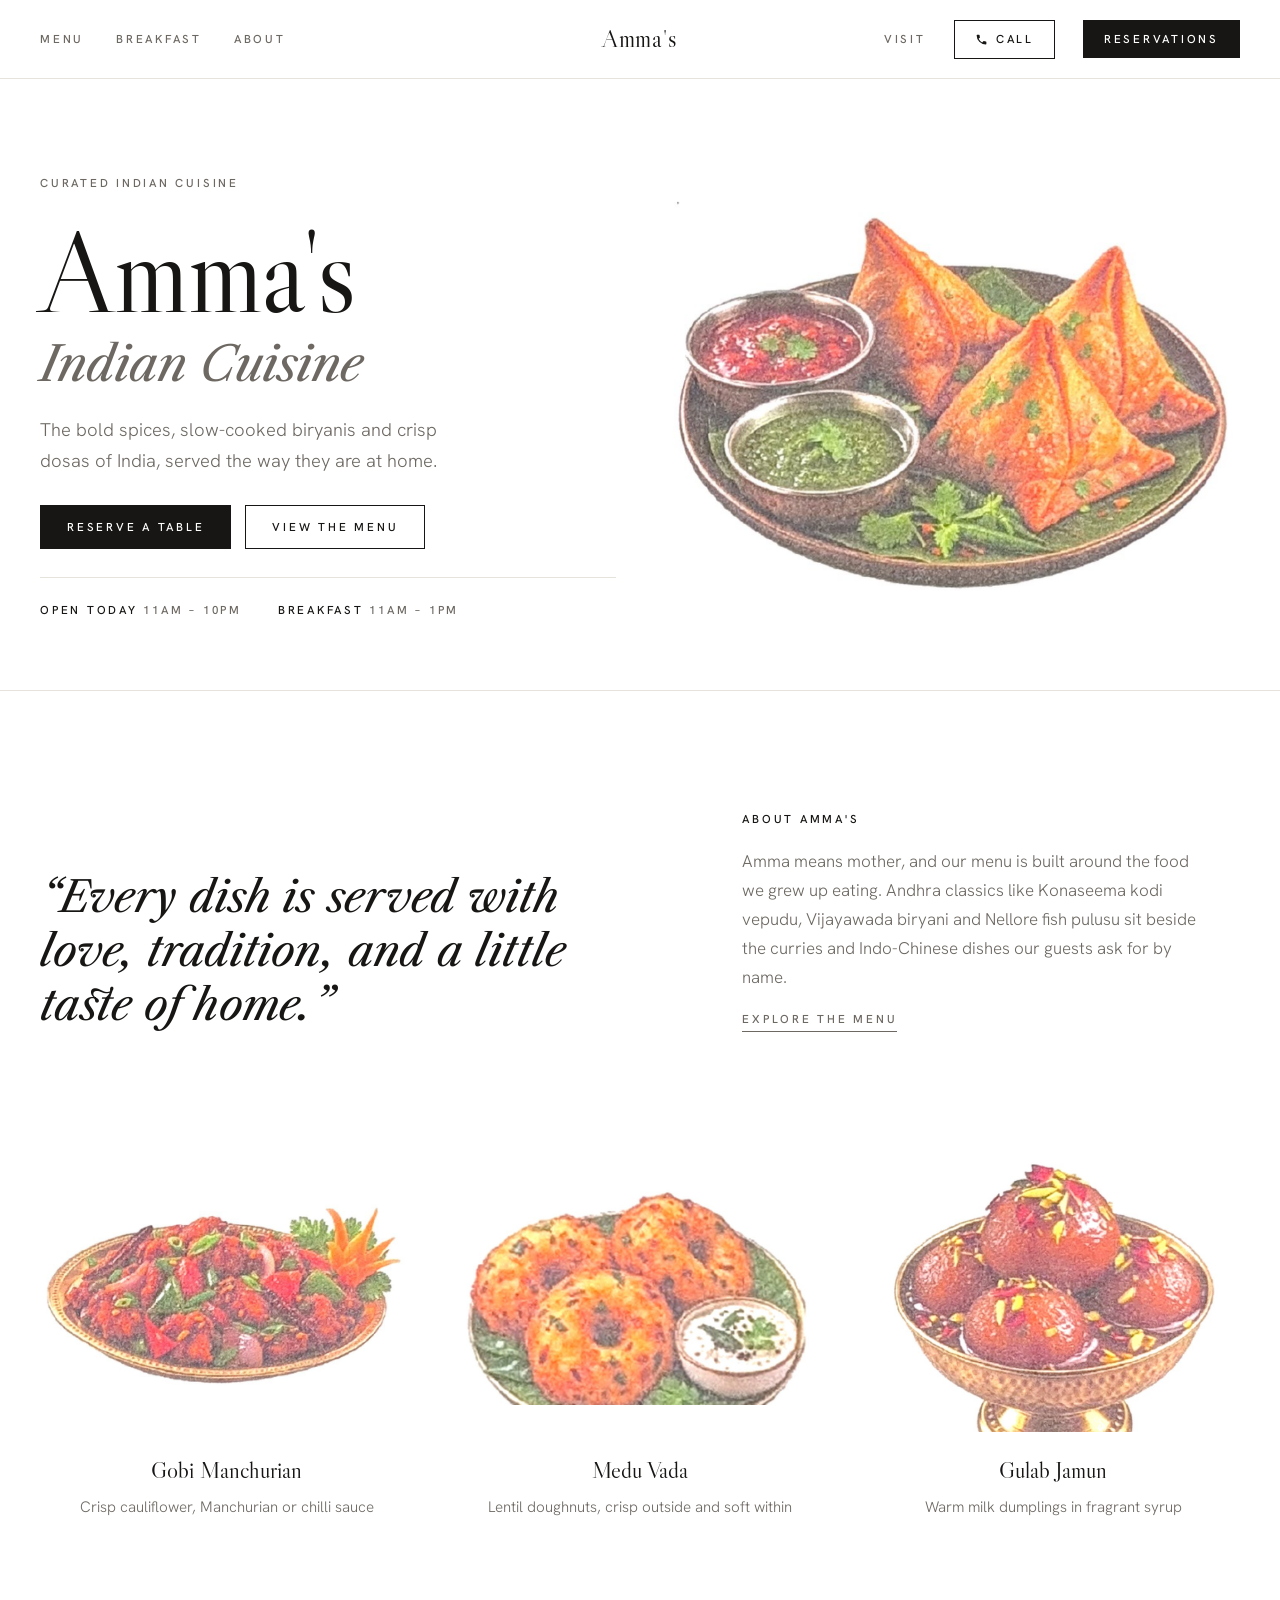
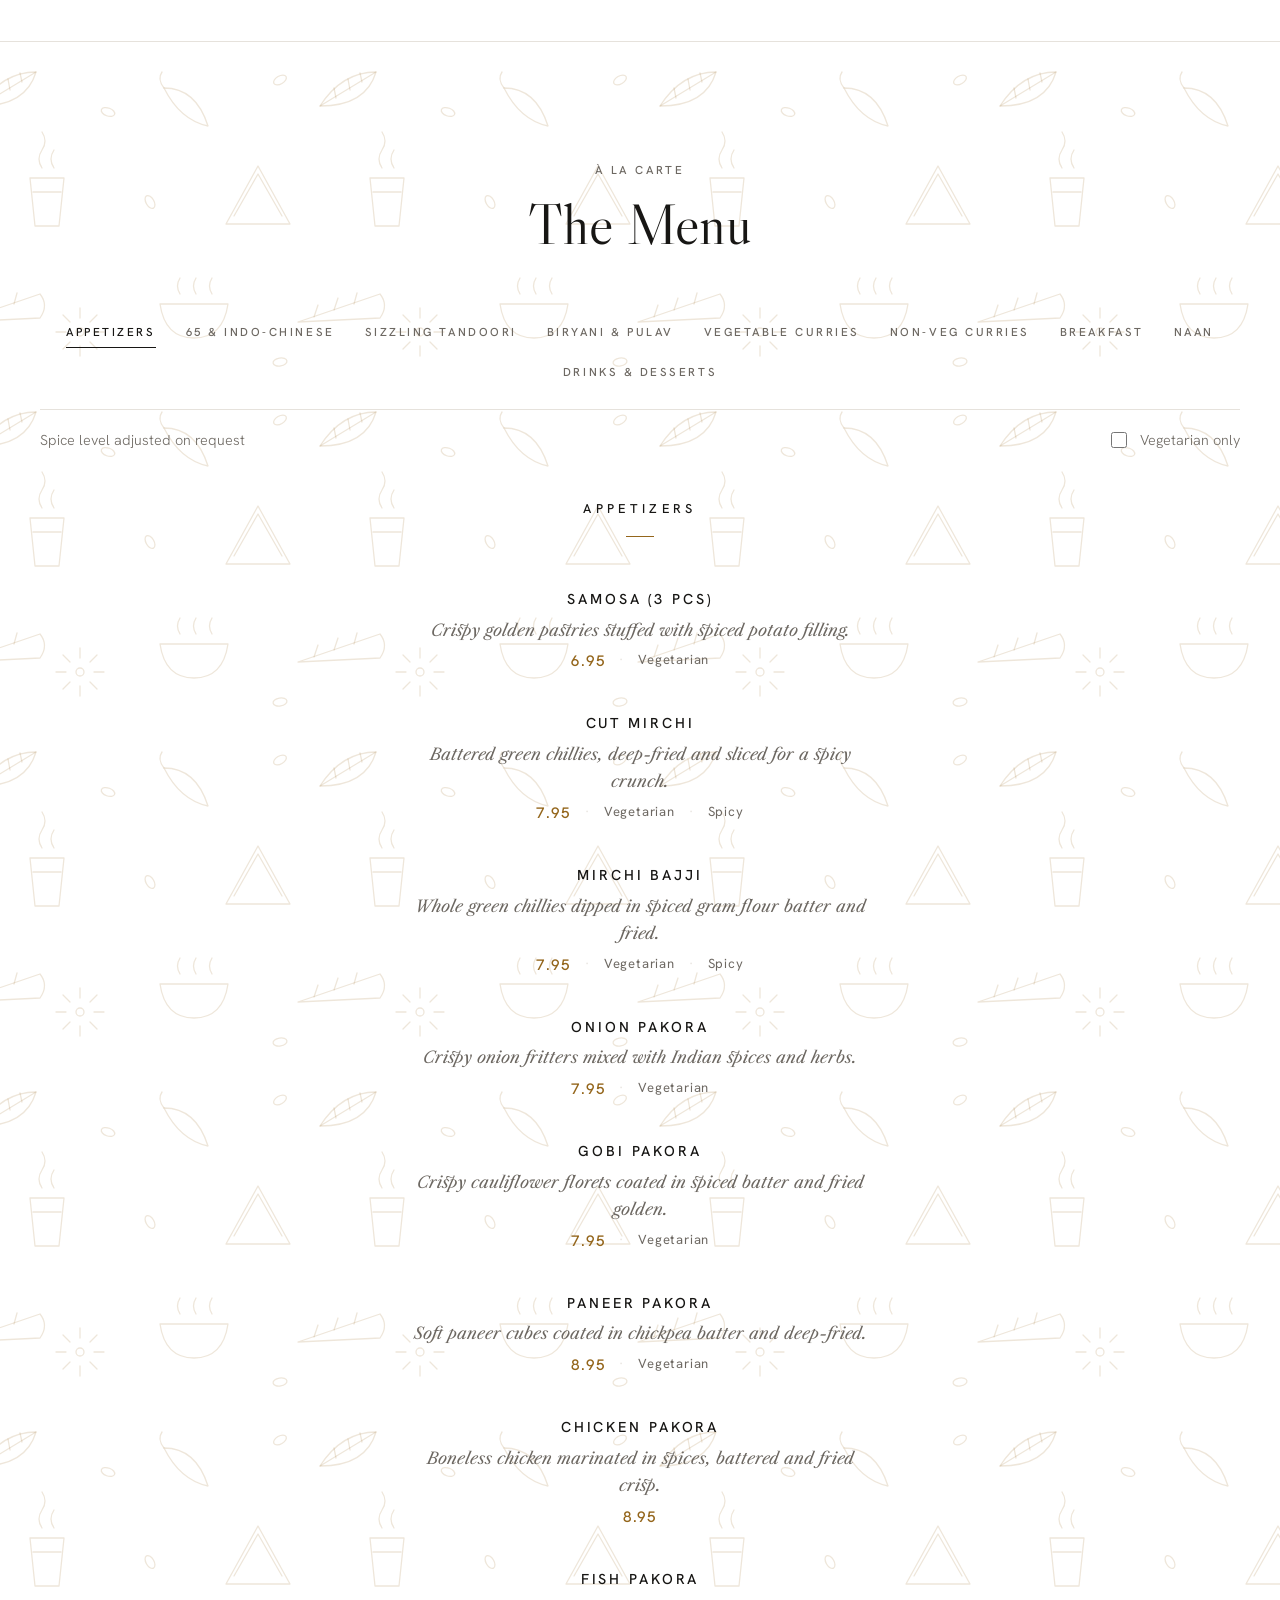
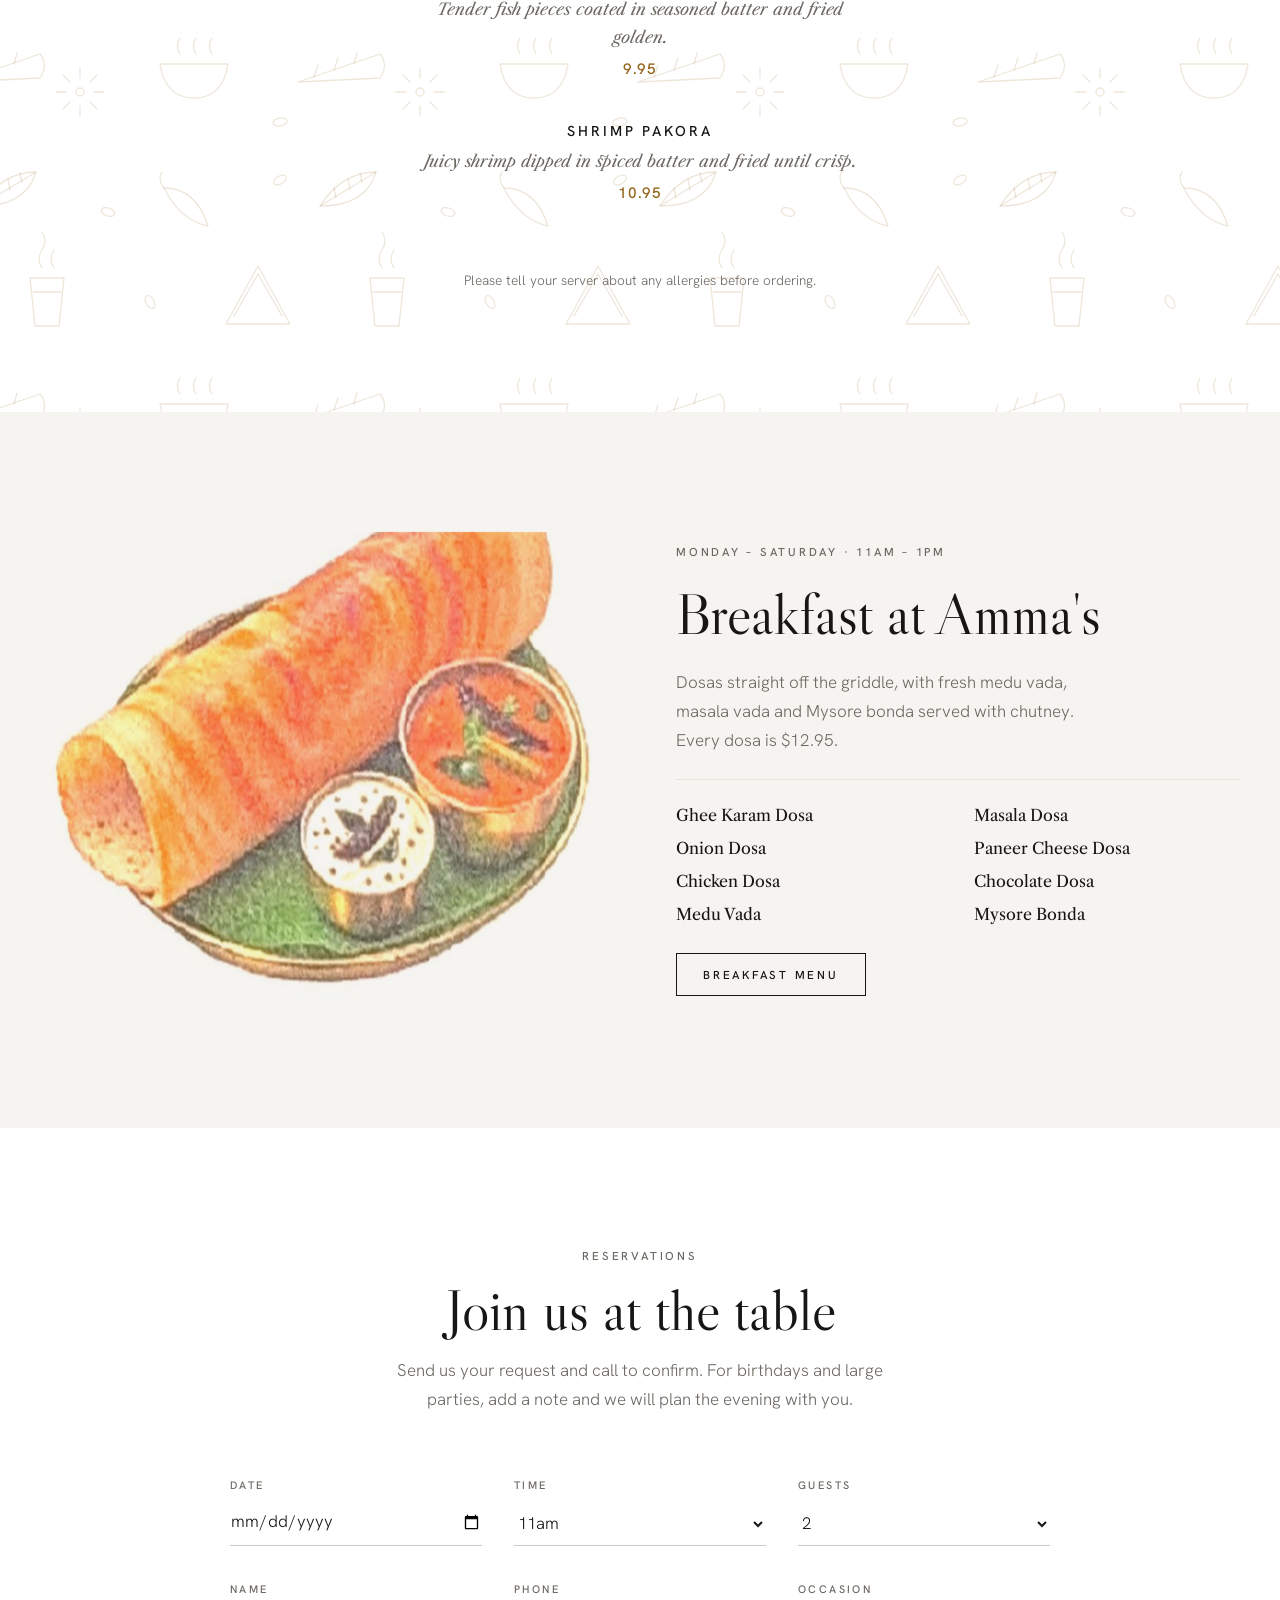
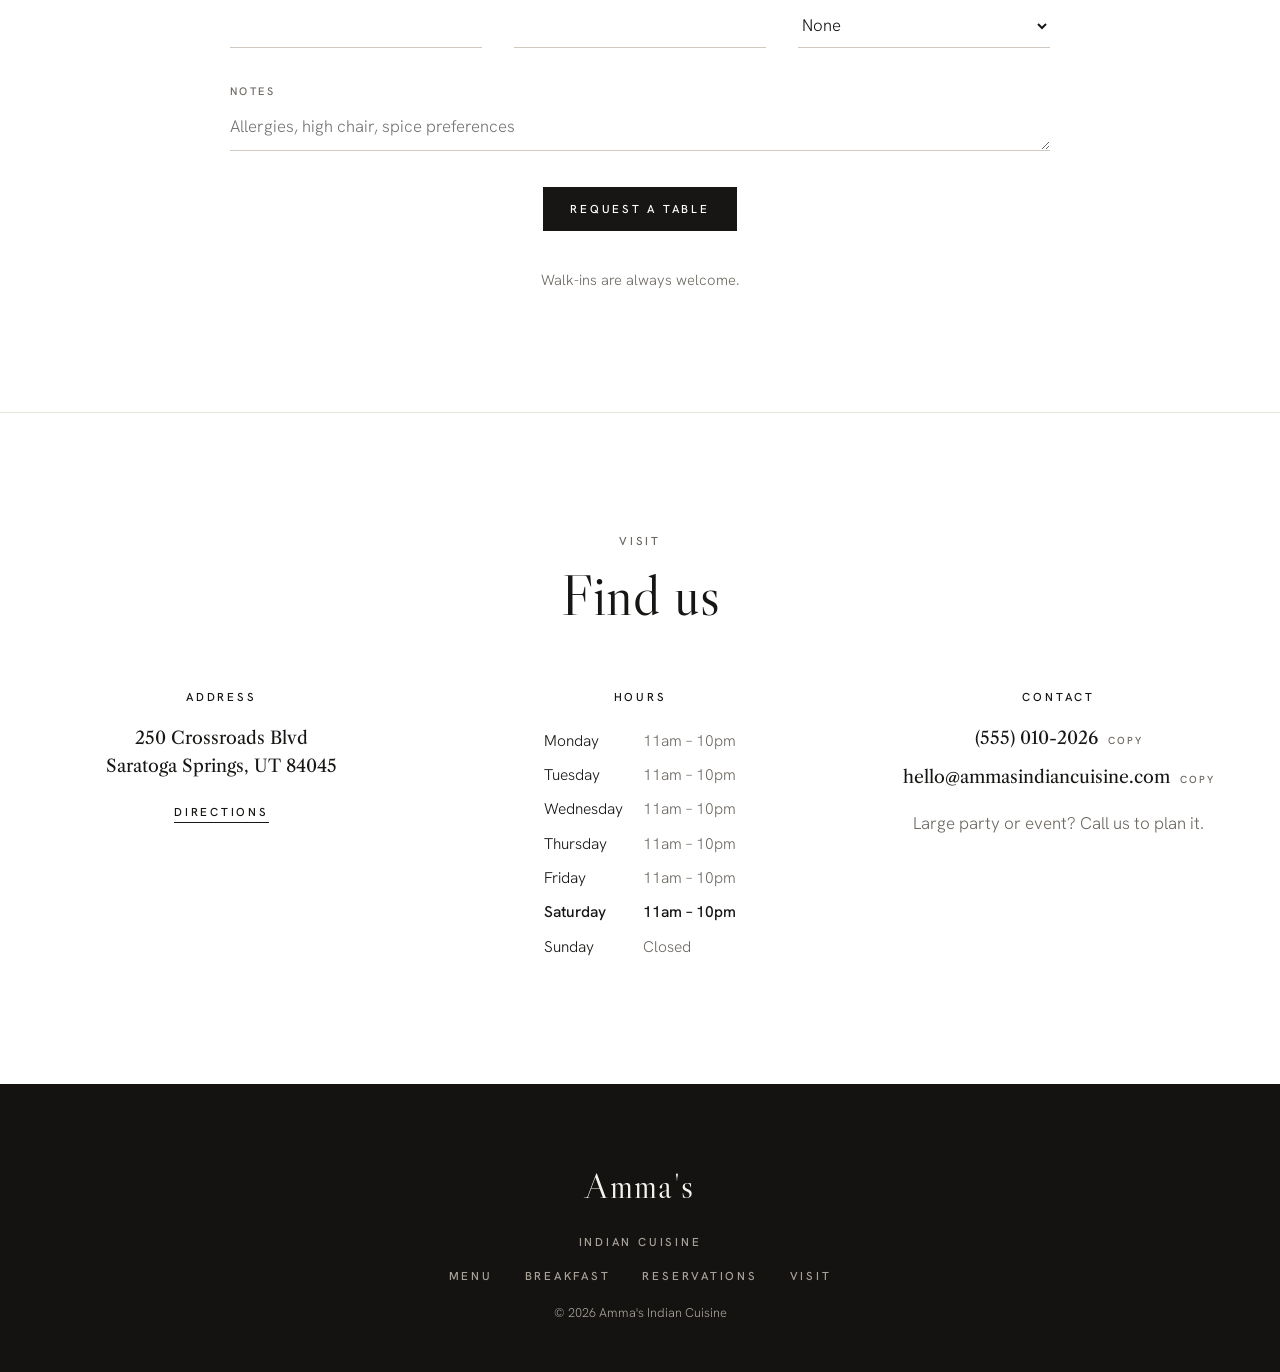
<file: ammas-indian-cuisine/index.html>
<!doctype html>
<html lang="en">
<head>
<meta charset="utf-8">
<meta name="viewport" content="width=device-width, initial-scale=1, viewport-fit=cover">
<title>Amma's Indian Cuisine</title>
<meta name="claude:viewport-fit-sides" content="cover">
<meta name="description" content="Amma's Indian Cuisine: Andhra and South Indian cooking. Dum biryani, Andhra curries, Indo-Chinese, and dosas for breakfast.">
<link rel="preconnect" href="https://fonts.googleapis.com">
<link rel="preconnect" href="https://fonts.gstatic.com" crossorigin>
<link rel="stylesheet" href="https://fonts.googleapis.com/css2?family=Libre+Caslon+Display&family=Libre+Caslon+Text:ital@0;1&family=Hanken+Grotesk:wght@300;400;500;600&display=swap">
<style>
/* Layout: American fine-dining house style. White page, generous whitespace, one serif voice, tracked small caps for wayfinding, photography carries the colour. Single light look by choice: the dish photos sit on white. */
:root {
  --page: #ffffff;
  --ink: #171614;
  --soft: #6d6862;
  --hair: #e6e2dc;
  --brass: #94661c;
  --night: #141311;

  --display: "Libre Caslon Display", "Big Caslon", "Iowan Old Style", Georgia, serif;
  --serif: "Libre Caslon Text", "Iowan Old Style", Georgia, serif;
  --sans: "Hanken Grotesk", "Helvetica Neue", Arial, sans-serif;

  --max: 1240px;
  --gutter-l: max(20px, env(safe-area-inset-left, 0px));
  --gutter-r: max(20px, env(safe-area-inset-right, 0px));
  color-scheme: light;
}

* { box-sizing: border-box; }
[hidden] { display: none !important; }
html { scroll-behavior: smooth; }
body {
  margin: 0;
  background: var(--page);
  color: var(--ink);
  font: 300 1.0625rem/1.7 var(--sans);
  -webkit-font-smoothing: antialiased;
}
body::before {
  content: "";
  position: fixed;
  inset: 0 0 auto;
  height: env(safe-area-inset-top, 0px);
  z-index: 10;
  background: var(--page);
}
h1, h2, h3 { margin: 0; font-weight: 400; text-wrap: balance; }
p { margin: 0; }
img { max-width: 100%; display: block; }
a { color: inherit; }
:focus-visible { outline: 1px solid var(--ink); outline-offset: 4px; }

.wrap { max-width: var(--max); margin: 0 auto; padding-left: var(--gutter-l); padding-right: var(--gutter-r); }
.caps {
  font: 500 0.72rem/1.4 var(--sans);
  letter-spacing: 0.24em;
  text-transform: uppercase;
}
.link {
  text-decoration: none;
  border-bottom: 1px solid currentColor;
  padding-bottom: 3px;
}
.link:hover { color: var(--brass); }
.btn {
  display: inline-block;
  font: 500 0.72rem/1 var(--sans);
  letter-spacing: 0.24em;
  text-transform: uppercase;
  text-decoration: none;
  color: var(--ink);
  border: 1px solid var(--ink);
  padding: 15px 26px;
  background: transparent;
  cursor: pointer;
  transition: background 0.25s, color 0.25s;
}
.btn:hover, .btn.solid { background: var(--ink); color: var(--page); }
.btn.solid:hover { background: transparent; color: var(--ink); }

/* Header */
.site-header {
  position: sticky;
  top: env(safe-area-inset-top, 0px);
  z-index: 20;
  background: var(--page);
  border-bottom: 1px solid var(--hair);
}
.site-header .wrap {
  display: grid;
  grid-template-columns: 1fr auto 1fr;
  align-items: center;
  padding-block: 18px;
  gap: 16px;
}
.nav { display: flex; gap: 32px; }
.nav a { text-decoration: none; color: var(--soft); }
.nav a:hover { color: var(--ink); }
.wordmark {
  font-family: var(--display);
  font-size: 1.55rem;
  letter-spacing: 0.04em;
  text-decoration: none;
  color: var(--ink);
  white-space: nowrap;
}
.header-right { justify-self: end; display: flex; align-items: center; gap: 28px; }
.header-right .btn { padding: 12px 20px; }
.btn.call { display: inline-flex; align-items: center; gap: 8px; white-space: nowrap; }
.btn.call .call-number { display: none; }
@media (max-width: 860px) {
  .header-right { gap: 10px; }
  .header-right .btn { padding: 11px 14px; }
}
@media (max-width: 380px) {
  .site-header .wrap { gap: 8px; }
  .wordmark { font-size: 1.35rem; }
  .header-right { gap: 8px; }
  .header-right .btn { padding: 10px 10px; letter-spacing: 0.14em; }
}
@media (max-width: 860px) {
  .site-header .wrap { grid-template-columns: auto 1fr; }
  .nav, .header-right .nav { display: none; }
}

/* Hero */
.hero .wrap {
  display: grid;
  grid-template-columns: repeat(2, minmax(0, 1fr));
  gap: 48px;
  align-items: center;
  padding-block: 96px 72px;
}
.hero-copy { display: grid; gap: 28px; min-width: 0; }
.hero h1 {
  font-family: var(--display);
  font-size: clamp(3.6rem, 9vw, 7.6rem);
  line-height: 0.92;
  letter-spacing: -0.015em;
}
.hero h1 span { display: block; font-family: var(--serif); font-style: italic; font-size: 0.42em; letter-spacing: 0; margin-top: 0.35em; color: var(--soft); }
.hero .lede { font-size: 1.15rem; color: var(--soft); max-width: 40ch; }
.hero-actions { display: flex; flex-wrap: wrap; gap: 14px; align-items: center; }
.hero-meta { display: flex; flex-wrap: wrap; gap: 10px 36px; color: var(--soft); padding-top: 24px; border-top: 1px solid var(--hair); }
.hero-meta b { color: var(--ink); font-weight: 500; }
.hero-figure { margin: 0; min-width: 0; }
.hero-figure img { width: 100%; height: auto; }
@media (prefers-reduced-motion: no-preference) {
  .hero-copy > *, .hero-figure { animation: fade 1.2s cubic-bezier(.2,.6,.2,1) both; }
  .hero-copy > *:nth-child(2) { animation-delay: 0.1s; }
  .hero-copy > *:nth-child(3) { animation-delay: 0.2s; }
  .hero-copy > *:nth-child(4) { animation-delay: 0.3s; }
  .hero-figure { animation-delay: 0.25s; }
}
@keyframes fade { from { opacity: 0.001; transform: translateY(12px); } }
@media (max-width: 860px) {
  .hero .wrap { grid-template-columns: minmax(0, 1fr); padding-block: 56px 40px; }
}

section { padding-block: 120px; }
@media (max-width: 860px) { section { padding-block: 80px; } }
.section-title { display: grid; gap: 16px; justify-items: center; text-align: center; margin-bottom: 64px; }
.section-title h2 { font-family: var(--display); font-size: clamp(2.4rem, 5vw, 3.6rem); line-height: 1.05; }
.section-title p { color: var(--soft); max-width: 52ch; }
.caps.muted { color: var(--soft); }

/* Statement */
.statement { border-top: 1px solid var(--hair); }
.statement .wrap { display: grid; grid-template-columns: minmax(0, 5fr) minmax(0, 4fr); gap: 80px; align-items: end; }
.statement blockquote {
  margin: 0;
  font-family: var(--serif);
  font-style: italic;
  font-size: clamp(1.8rem, 3.4vw, 2.7rem);
  line-height: 1.25;
}
.statement-body { display: grid; gap: 20px; color: var(--soft); max-width: 46ch; min-width: 0; }
@media (max-width: 860px) { .statement .wrap { grid-template-columns: minmax(0, 1fr); gap: 36px; } }

/* Signatures */
.signatures { padding-top: 0; }
.sig-grid { display: grid; grid-template-columns: repeat(3, minmax(0, 1fr)); gap: 40px; }
.sig-grid figure { margin: 0; display: grid; gap: 18px; align-content: start; }
.sig-grid .frame { aspect-ratio: 4 / 3; max-width: 100%; }
.sig-grid img { width: 100%; height: 100%; object-fit: contain; transition: transform 0.6s cubic-bezier(.2,.6,.2,1); }
.sig-grid figure:hover img { transform: scale(1.03); }
.sig-grid figcaption { display: grid; gap: 6px; text-align: center; }
.sig-grid figcaption b { font-family: var(--display); font-weight: 400; font-size: 1.45rem; }
.sig-grid figcaption span { color: var(--soft); font-size: 0.95rem; }
@media (max-width: 860px) { .sig-grid { grid-template-columns: minmax(0, 1fr); gap: 56px; } }

/* Menu */
.menu {
  border-top: 1px solid var(--hair);
  /* Faint line doodles from the kitchen: chilli, curry leaf, samosa, chai, bowl, dosa, star anise, cardamom */
  background:
    url("data:image/svg+xml,%3Csvg xmlns='http://www.w3.org/2000/svg' width='340' height='340' viewBox='0 0 340 340'%3E%3Cg fill='none' stroke='%2394661c' stroke-width='1.3' stroke-opacity='0.16' stroke-linecap='round' stroke-linejoin='round'%3E%3Cpath d='M34 46q32 0 44 38q-28-6-44-38z'/%3E%3Cpath d='M34 46q-7-9-2-16'/%3E%3Cpath d='M190 64q22-34 56-34q-10 34-56 34z'/%3E%3Cpath d='M190 64l56-34'/%3E%3Cpath d='M206 56l-2-10M220 48l-2-11M232 40l-2-9'/%3E%3Cpath d='M96 182l32-58l32 58z'/%3E%3Cpath d='M104 174l24-42l24 42'/%3E%3Cpath d='M240 136h34l-5 48h-24z'/%3E%3Cpath d='M243 150h28'/%3E%3Cpath d='M252 126q-6-9 0-18q6-9 0-18'/%3E%3Cpath d='M264 126q-6-9 0-18'/%3E%3Cpath d='M30 262h68q-5 34-34 34q-29 0-34-34z'/%3E%3Cpath d='M50 252q-5-8 0-16M66 252q-5-8 0-16M82 252q-5-8 0-16'/%3E%3Cpath d='M168 280l82-28q9 11 0 24z'/%3E%3Cpath d='M184 275l4-12M204 268l4-12M224 262l3-11'/%3E%3Ccircle cx='290' cy='290' r='4'/%3E%3Cpath d='M290 276v-10M290 304v10M276 290h-10M304 290h10M280 280l-7-7M300 300l7 7M300 280l7-7M280 300l-7 7'/%3E%3Cellipse cx='150' cy='38' rx='7' ry='4' transform='rotate(-30 150 38)'/%3E%3Cellipse cx='318' cy='70' rx='7' ry='4' transform='rotate(20 318 70)'/%3E%3Cellipse cx='20' cy='160' rx='7' ry='4' transform='rotate(60 20 160)'/%3E%3Cellipse cx='150' cy='320' rx='7' ry='4' transform='rotate(-10 150 320)'/%3E%3C/g%3E%3C/svg%3E") center top / 340px 340px repeat,
    var(--page);
}
.menu .wrap { position: relative; }
.menu-nav {
  display: flex;
  flex-wrap: wrap;
  justify-content: center;
  gap: 10px 30px;
  padding-bottom: 22px;
  border-bottom: 1px solid var(--hair);
  margin-bottom: 18px;
}
.tab {
  background: none;
  border: 0;
  padding: 6px 0;
  color: var(--soft);
  cursor: pointer;
  font: 500 0.72rem/1.4 var(--sans);
  letter-spacing: 0.22em;
  text-transform: uppercase;
  border-bottom: 1px solid transparent;
}
.tab:hover { color: var(--ink); }
.tab[aria-selected="true"] { color: var(--ink); border-bottom-color: var(--ink); }
.menu-sub {
  display: flex;
  flex-wrap: wrap;
  justify-content: space-between;
  gap: 12px 24px;
  color: var(--soft);
  font-size: 0.9rem;
  margin-bottom: 48px;
}
.menu-sub label { display: inline-flex; gap: 10px; align-items: center; cursor: pointer; }
.menu-sub input { accent-color: var(--ink); width: 16px; height: 16px; }
.section-note { text-align: center; font-family: var(--serif); font-style: italic; color: var(--soft); margin: -20px auto 48px; max-width: 52ch; }
/* Tasting-menu setting: one centred column, names in tracked caps, italic descriptions, price beneath */
.menu-head { text-align: center; font: 500 0.8rem/1.4 var(--sans); letter-spacing: 0.34em; text-transform: uppercase; margin-bottom: 52px; }
.menu-head::after { content: ""; display: block; width: 28px; height: 1px; background: var(--brass); margin: 18px auto 0; }
.menu-list { display: grid; gap: 40px; max-width: 580px; margin: 0 auto; text-align: center; }
.dish { display: grid; gap: 6px; justify-items: center; }
.dish .sig { font: 500 0.62rem/1.4 var(--sans); letter-spacing: 0.24em; text-transform: uppercase; color: var(--brass); }
.dish h3 { font: 500 0.9rem/1.5 var(--sans); letter-spacing: 0.2em; text-transform: uppercase; }
.dish p { font-family: var(--serif); font-style: italic; color: var(--soft); font-size: 1.02rem; max-width: 46ch; }
.dish .line { display: flex; flex-wrap: wrap; justify-content: center; gap: 4px 14px; font: 400 0.82rem/1.5 var(--sans); letter-spacing: 0.06em; color: var(--soft); }
.dish .price { font: 500 0.95rem/1.5 var(--sans); letter-spacing: 0.06em; color: var(--brass); font-variant-numeric: tabular-nums; }
.dish .price.ask { font-weight: 400; font-style: italic; font-family: var(--serif); letter-spacing: 0; }
.dish .line span + span::before { content: "·"; margin-right: 14px; color: var(--hair); }
.menu-empty { text-align: center; color: var(--soft); }
.menu-foot { text-align: center; color: var(--soft); font-size: 0.85rem; margin-top: 64px; }

/* Breakfast */
.breakfast { background: #f6f4f1; }
.breakfast .wrap { display: grid; grid-template-columns: repeat(2, minmax(0, 1fr)); gap: 72px; align-items: center; }
.breakfast-copy { display: grid; gap: 24px; min-width: 0; }
.breakfast-copy h2 { font-family: var(--display); font-size: clamp(2.4rem, 5vw, 3.6rem); line-height: 1.05; }
.breakfast-copy p { color: var(--soft); max-width: 44ch; }
.breakfast figure { margin: 0; mix-blend-mode: multiply; min-width: 0; }
.breakfast-list { display: grid; grid-template-columns: repeat(2, minmax(0, 1fr)); gap: 6px 32px; font-family: var(--serif); font-size: 1rem; padding-top: 22px; border-top: 1px solid var(--hair); }
@media (max-width: 860px) { .breakfast .wrap { grid-template-columns: minmax(0, 1fr); gap: 40px; } }

/* Reservations */
.reserve .form {
  max-width: 820px;
  margin: 0 auto;
  display: grid;
  grid-template-columns: repeat(3, minmax(0, 1fr));
  gap: 36px 32px;
}
.field { display: grid; gap: 8px; min-width: 0; }
.field.wide { grid-column: span 2; }
.field.full { grid-column: 1 / -1; }
.field label { font: 500 0.68rem/1.4 var(--sans); letter-spacing: 0.22em; text-transform: uppercase; color: var(--soft); }
.field input, .field select, .field textarea {
  width: 100%;
  border: 0;
  border-bottom: 1px solid #cfc9c1;
  border-radius: 0;
  background: transparent;
  color: var(--ink);
  font: 300 1.05rem/1.4 var(--sans);
  padding: 8px 0 10px;
}
.field input:focus, .field select:focus, .field textarea:focus { outline: none; border-bottom-color: var(--ink); }
.field textarea { resize: vertical; min-height: 44px; }
.form-actions { grid-column: 1 / -1; display: grid; justify-items: center; gap: 16px; }
.form-error { color: #9c2b1d; font-size: 0.95rem; }
.confirm {
  grid-column: 1 / -1;
  border: 1px solid var(--hair);
  padding: 28px;
  text-align: center;
  display: grid;
  gap: 12px;
  justify-items: center;
}
.confirm b { font-family: var(--display); font-weight: 400; font-size: 1.5rem; }
.confirm pre { margin: 0; white-space: pre-wrap; font: 300 1rem/1.6 var(--sans); color: var(--soft); }
.reserve-small { text-align: center; color: var(--soft); font-size: 0.92rem; margin-top: 36px; }
@media (max-width: 640px) {
  .reserve .form { grid-template-columns: minmax(0, 1fr); gap: 28px; }
  .field.wide { grid-column: auto; }
}

/* Visit */
.visit { border-top: 1px solid var(--hair); }
.visit-grid { display: grid; grid-template-columns: repeat(3, minmax(0, 1fr)); gap: 56px; text-align: center; }
.visit-grid h3 { margin-bottom: 18px; }
.visit-grid address { font-style: normal; font-family: var(--serif); font-size: 1.1rem; line-height: 1.6; }
.hours { margin: 0 auto; border-collapse: collapse; font-variant-numeric: tabular-nums; font-size: 0.97rem; }
.hours td { padding: 4px 10px; color: var(--soft); text-align: left; }
.hours td:first-child { color: var(--ink); }
.hours tr.today td { color: var(--ink); font-weight: 500; }
.contact { display: grid; gap: 10px; justify-items: center; font-family: var(--serif); font-size: 1.1rem; }
.copy { background: none; border: 0; color: var(--soft); font: 500 0.64rem/1 var(--sans); letter-spacing: 0.2em; text-transform: uppercase; cursor: pointer; padding: 4px 0 4px 10px; }
.copy:hover { color: var(--ink); }
@media (max-width: 860px) { .visit-grid { grid-template-columns: minmax(0, 1fr); gap: 48px; } }

footer { background: var(--night); color: #a8a29a; }
footer .wrap { display: grid; justify-items: center; gap: 18px; padding-block: 72px 48px; text-align: center; }
footer .wordmark { color: #f5f2ee; font-size: 2.2rem; }
footer nav { display: flex; flex-wrap: wrap; justify-content: center; gap: 12px 32px; }
footer nav a { text-decoration: none; color: #a8a29a; }
footer nav a:hover { color: #f5f2ee; }
footer small { font-size: 0.8rem; }
</style>
</head>
<body>

<header class="site-header">
  <div class="wrap">
    <nav class="nav caps" aria-label="Primary">
      <a href="#menu">Menu</a>
      <a href="#breakfast">Breakfast</a>
      <a href="#about">About</a>
    </nav>
    <a class="wordmark" href="#top">Amma's</a>
    <div class="header-right">
      <nav class="nav caps" aria-label="Secondary"><a href="#visit">Visit</a></nav>
      <a class="btn call" id="call-link" href="#visit"><svg viewBox="0 0 24 24" width="13" height="13" aria-hidden="true"><path fill="currentColor" d="M6.6 10.8a15.1 15.1 0 0 0 6.6 6.6l2.2-2.2a1 1 0 0 1 1-.25 11.4 11.4 0 0 0 3.6.57 1 1 0 0 1 1 1V20a1 1 0 0 1-1 1A17 17 0 0 1 3 4a1 1 0 0 1 1-1h3.5a1 1 0 0 1 1 1c0 1.25.2 2.45.57 3.57a1 1 0 0 1-.25 1z"/></svg><span class="call-label">Call</span><span class="call-number" id="call-number" hidden></span></a>
      <a class="btn solid" href="#reserve">Reservations</a>
    </div>
  </div>
</header>

<main id="top">
  <div class="hero">
    <div class="wrap">
      <div class="hero-copy">
        <span class="caps muted">Curated Indian Cuisine</span>
        <h1>Amma's<span>Indian Cuisine</span></h1>
        <p class="lede">The bold spices, slow-cooked biryanis and crisp dosas of India, served the way they are at home.</p>
        <div class="hero-actions">
          <a class="btn solid" href="#reserve">Reserve a table</a>
          <a class="btn" href="#menu">View the menu</a>
        </div>
        <div class="hero-meta caps">
          <span id="hero-hours"><b>Open today</b></span>
          <span><b>Breakfast</b> 11am – 1pm</span>
        </div>
      </div>
      <figure class="hero-figure">
        <img src="images/samosa.jpg" width="900" height="609" alt="Three samosas on a brass plate with mint and tamarind chutneys">
      </figure>
    </div>
  </div>

  <section class="statement" id="about">
    <div class="wrap">
      <blockquote>“Every dish is served with love, tradition, and a little taste of home.”</blockquote>
      <div class="statement-body">
        <span class="caps" style="color: var(--ink)">About Amma's</span>
        <p>Amma means mother, and our menu is built around the food we grew up eating. Andhra classics like Konaseema kodi vepudu, Vijayawada biryani and Nellore fish pulusu sit beside the curries and Indo-Chinese dishes our guests ask for by name.</p>
        <a class="link caps" href="#menu" style="justify-self: start">Explore the menu</a>
      </div>
    </div>
  </section>

  <section class="signatures" aria-label="Signature dishes">
    <div class="wrap">
      <div class="sig-grid">
        <figure>
          <div class="frame"><img src="images/gobi-manchurian.jpg" width="900" height="483" alt="Gobi Manchurian tossed with peppers and onion" loading="lazy"></div>
          <figcaption><b>Gobi Manchurian</b><span>Crisp cauliflower, Manchurian or chilli sauce</span></figcaption>
        </figure>
        <figure>
          <div class="frame"><img src="images/medu-vada.jpg" width="900" height="549" alt="Medu vada with coconut chutney" loading="lazy"></div>
          <figcaption><b>Medu Vada</b><span>Lentil doughnuts, crisp outside and soft within</span></figcaption>
        </figure>
        <figure>
          <div class="frame"><img src="images/gulab-jamun.jpg" width="900" height="736" alt="Gulab jamun with pistachio and rose petals in a brass bowl" loading="lazy"></div>
          <figcaption><b>Gulab Jamun</b><span>Warm milk dumplings in fragrant syrup</span></figcaption>
        </figure>
      </div>
    </div>
  </section>

  <section class="menu" id="menu">
    <div class="wrap">
      <div class="section-title">
        <span class="caps muted">À la carte</span>
        <h2>The Menu</h2>
      </div>
      <div class="menu-nav" role="tablist" aria-label="Menu sections" id="tabs"></div>
      <div class="menu-sub">
        <span>Spice level adjusted on request</span>
        <label for="veg-only"><input type="checkbox" id="veg-only"> Vegetarian only</label>
      </div>
      <h3 class="menu-head" id="menu-head"></h3>
      <p class="section-note" id="section-note" hidden></p>
      <div class="menu-list" id="menu-list" role="tabpanel" aria-live="polite"></div>
      <p class="menu-foot">Please tell your server about any allergies before ordering.</p>
    </div>
  </section>

  <section class="breakfast" id="breakfast">
    <div class="wrap">
      <figure><img src="images/dosa.jpg" width="900" height="476" alt="Masala dosa with sambar and coconut chutney" loading="lazy"></figure>
      <div class="breakfast-copy">
        <span class="caps muted">Monday – Saturday · 11am – 1pm</span>
        <h2>Breakfast at Amma's</h2>
        <p>Dosas straight off the griddle, with fresh medu vada, masala vada and Mysore bonda served with chutney. Every dosa is <span id="dosa-price">$12.95</span>.</p>
        <div class="breakfast-list">
          <span>Ghee Karam Dosa</span><span>Masala Dosa</span>
          <span>Onion Dosa</span><span>Paneer Cheese Dosa</span>
          <span>Chicken Dosa</span><span>Chocolate Dosa</span>
          <span>Medu Vada</span><span>Mysore Bonda</span>
        </div>
        <div><button class="btn" type="button" id="see-breakfast">Breakfast menu</button></div>
      </div>
    </div>
  </section>

  <section class="reserve" id="reserve">
    <div class="wrap">
      <div class="section-title">
        <span class="caps muted">Reservations</span>
        <h2>Join us at the table</h2>
        <p>Send us your request and call to confirm. For birthdays and large parties, add a note and we will plan the evening with you.</p>
      </div>
      <form class="form" id="reserve-form" novalidate>
        <div class="field"><label for="r-date">Date</label><input id="r-date" name="date" type="date" required></div>
        <div class="field"><label for="r-time">Time</label><select id="r-time" name="time" required></select></div>
        <div class="field"><label for="r-guests">Guests</label>
          <select id="r-guests" name="guests">
            <option>1</option><option selected>2</option><option>3</option><option>4</option><option>5</option><option>6</option><option>7</option><option>8</option><option>9</option><option>10</option><option>More than 10</option>
          </select>
        </div>
        <div class="field"><label for="r-name">Name</label><input id="r-name" name="name" autocomplete="name" required></div>
        <div class="field"><label for="r-phone">Phone</label><input id="r-phone" name="phone" type="tel" autocomplete="tel" required></div>
        <div class="field"><label for="r-occasion">Occasion</label>
          <select id="r-occasion" name="occasion">
            <option>None</option><option>Birthday</option><option>Anniversary</option><option>Family gathering</option><option>Business meal</option>
          </select>
        </div>
        <div class="field full"><label for="r-notes">Notes</label><textarea id="r-notes" name="notes" rows="1" placeholder="Allergies, high chair, spice preferences"></textarea></div>
        <div class="form-actions">
          <p class="form-error" id="form-error" hidden></p>
          <button class="btn solid" type="submit">Request a table</button>
        </div>
        <div class="confirm" id="confirm" hidden>
          <b>Thank you. Please call to confirm.</b>
          <pre id="confirm-text"></pre>
          <div><span id="confirm-phone" class="caps"></span><button class="copy" type="button" id="copy-booking">Copy details</button></div>
        </div>
      </form>
      <p class="reserve-small">Walk-ins are always welcome.</p>
    </div>
  </section>

  <section class="visit" id="visit">
    <div class="wrap">
      <div class="section-title">
        <span class="caps muted">Visit</span>
        <h2>Find us</h2>
      </div>
      <div class="visit-grid">
        <div>
          <h3 class="caps">Address</h3>
          <address id="address"></address>
          <p style="margin-top: 16px"><a class="link caps" id="map-link" href="#" target="_blank" rel="noopener">Directions</a></p>
        </div>
        <div>
          <h3 class="caps">Hours</h3>
          <table class="hours" id="hours"></table>
        </div>
        <div>
          <h3 class="caps">Contact</h3>
          <div class="contact">
            <div><span id="phone"></span><button class="copy" type="button" data-copy="phone">Copy</button></div>
            <div><span id="email"></span><button class="copy" type="button" data-copy="email">Copy</button></div>
          </div>
          <p style="margin-top: 16px; color: var(--soft)">Large party or event? Call us to plan it.</p>
        </div>
      </div>
    </div>
  </section>
</main>

<footer>
  <div class="wrap">
    <a class="wordmark" href="#top">Amma's</a>
    <span class="caps">Indian Cuisine</span>
    <nav class="caps" aria-label="Footer">
      <a href="#menu">Menu</a><a href="#breakfast">Breakfast</a><a href="#reserve">Reservations</a><a href="#visit">Visit</a>
    </nav>
    <small>© <span id="year"></span> Amma's Indian Cuisine</small>
  </div>
</footer>

<script>
// ---- Edit your restaurant's details here --------------------------------
const CONFIG = {
  phone: "(555) 010-2026",               // PLACEHOLDER
  email: "hello@ammasindiancuisine.com", // PLACEHOLDER
  address: ["250 Crossroads Blvd", "Saratoga Springs, UT 84045"],
  currency: "$",
  // Day index: 0 = Sunday. null = closed. Open Monday – Saturday 11am – 10pm, closed Sunday; breakfast is 11am – 1pm.
  hours: [
    { day: "Sunday",    open: null,    close: null },
    { day: "Monday",    open: "11:00", close: "22:00" },
    { day: "Tuesday",   open: "11:00", close: "22:00" },
    { day: "Wednesday", open: "11:00", close: "22:00" },
    { day: "Thursday",  open: "11:00", close: "22:00" },
    { day: "Friday",    open: "11:00", close: "22:00" },
    { day: "Saturday",  open: "11:00", close: "22:00" }
  ]
};

// From the printed menu. veg: true/false · hot: shows a "Spicy" tag · price: null shows "Ask us"
const MENU = {
  "Appetizers": { items: [
    { name: "Samosa (3 pcs)", veg: true, price: 6.95, desc: "Crispy golden pastries stuffed with spiced potato filling." },
    { name: "Cut Mirchi", veg: true, hot: true, price: 7.95, desc: "Battered green chillies, deep-fried and sliced for a spicy crunch." },
    { name: "Mirchi Bajji", veg: true, hot: true, price: 7.95, desc: "Whole green chillies dipped in spiced gram flour batter and fried." },
    { name: "Onion Pakora", veg: true, price: 7.95, desc: "Crispy onion fritters mixed with Indian spices and herbs." },
    { name: "Gobi Pakora", veg: true, price: 7.95, desc: "Crispy cauliflower florets coated in spiced batter and fried golden." },
    { name: "Paneer Pakora", veg: true, price: 8.95, desc: "Soft paneer cubes coated in chickpea batter and deep-fried." },
    { name: "Chicken Pakora", veg: false, price: 8.95, desc: "Boneless chicken marinated in spices, battered and fried crisp." },
    { name: "Fish Pakora", veg: false, price: 9.95, desc: "Tender fish pieces coated in seasoned batter and fried golden." },
    { name: "Shrimp Pakora", veg: false, price: 10.95, desc: "Juicy shrimp dipped in spiced batter and fried until crisp." }
  ]},
  "65 & Indo-Chinese": { items: [
    { name: "Chicken 65", veg: false, hot: true, price: 14.95, desc: "Spicy, crispy chicken with bold South Indian flavour.", tag: "House favourite" },
    { name: "Paneer 65", veg: true, hot: true, price: 14.95, desc: "Crispy paneer bites tossed in spicy seasoning." },
    { name: "Prawn 65", veg: false, hot: true, price: 15.95, desc: "Juicy prawns fried and coated in flavourful spices." },
    { name: "Gobi 65", veg: true, hot: true, price: 13.95, desc: "Crispy cauliflower tossed in spicy 65 masala." },
    { name: "Chicken Manchurian / Chilli", veg: false, price: 14.95, desc: "Crispy chicken tossed in tangy Manchurian or spicy chilli sauce." },
    { name: "Paneer Manchurian / Chilli", veg: true, price: 14.95, desc: "Paneer tossed in your choice of tangy Manchurian or spicy chilli sauce." },
    { name: "Gobi Manchurian / Chilli", veg: true, price: 13.95, desc: "Crispy cauliflower in classic Manchurian sauce or spicy chilli sauce." },
    { name: "Baby Corn Manchurian / Chilli", veg: true, price: 13.95, desc: "Crunchy baby corn tossed in Indo-Chinese or spicy chilli sauce." }
  ]},
  "Sizzling Tandoori": { items: [
    { name: "Tandoori Chicken", veg: false, price: null, desc: "Bone-in or boneless. Chicken marinated in flavourful spices and grilled until tender." },
    { name: "Tandoori Mutton", veg: false, price: null, desc: "Goat marinated in aromatic spices and cooked in the tandoor." },
    { name: "Tandoori Fish (Salmon)", veg: false, price: null, desc: "Tender salmon marinated in aromatic spices and grilled to perfection." },
    { name: "Paneer Tikka", veg: true, price: null, desc: "Soft paneer cubes marinated in aromatic spices and grilled to perfection." }
  ]},
  "Biryani & Pulav": { items: [
    { name: "Chicken Dum Biryani", veg: false, price: 14.95, desc: "Tender chicken and fragrant basmati rice slow-cooked with aromatic spices." },
    { name: "Mutton Dum Biryani", veg: false, price: 15.95, desc: "Succulent goat and basmati rice slow-cooked with traditional spices." },
    { name: "Konaseema Kodi Biryani", veg: false, hot: true, price: 15.95, desc: "Spicy coastal Andhra-style chicken biryani with bold, traditional flavours.", tag: "Andhra special" },
    { name: "Vijayawada Chicken Biryani", veg: false, hot: true, price: 15.95, desc: "Fragrant basmati rice topped with spicy, flavourful chicken." },
    { name: "Rajugari Kodi Pulav", veg: false, price: 16.95, desc: "Andhra-style chicken pulao cooked with green chillies and aromatic spices.", tag: "Andhra special" },
    { name: "Paneer Biryani", veg: true, price: 15.95, desc: "Aromatic basmati rice layered with tender paneer and fragrant spices." },
    { name: "Veg Biryani", veg: true, price: 14.95, desc: "Fragrant basmati rice layered with mixed vegetables and biryani spices." },
    { name: "Veg Pulav", veg: true, price: 14.95, desc: "Fluffy basmati rice cooked with fresh vegetables and mild spices." }
  ]},
  "Vegetable Curries": { items: [
    { name: "Dal Tadka", veg: true, price: 13.95, desc: "Yellow lentils tempered with aromatic spices and ghee." },
    { name: "Aloo Gobi", veg: true, price: 13.95, desc: "Potatoes and cauliflower cooked with traditional Indian spices." },
    { name: "Chana Masala", veg: true, price: 13.95, desc: "Chickpeas simmered in a tangy, spiced onion-tomato gravy." },
    { name: "Bhindi Fry", veg: true, price: 13.95, desc: "Tender okra stir-fried with onions and Indian spices." },
    { name: "Gutti Vankaya", veg: true, price: 13.95, desc: "Baby eggplants simmered in a rich, flavourful Andhra-style gravy.", tag: "Andhra special" },
    { name: "Veg Tikka Masala", veg: true, price: 13.95, desc: "Mixed vegetables simmered in a creamy, spiced tomato gravy." },
    { name: "Paneer Tikka Masala", veg: true, price: 14.95, desc: "Grilled paneer simmered in a rich, creamy tomato gravy." },
    { name: "Paneer Butter Masala", veg: true, price: 14.95, desc: "Soft paneer cubes in a buttery, mildly spiced tomato gravy." },
    { name: "Paneer Saag", veg: true, price: 14.95, desc: "Tender paneer cooked in creamy, flavourful spinach gravy." },
    { name: "Kadai Paneer", veg: true, price: 14.95, desc: "Paneer tossed with bell peppers and aromatic spices." }
  ]},
  "Non-Veg Curries": { note: "Substitute shrimp for an additional $3, or lamb for an additional $2, on any eligible dish.", items: [
    { name: "Chicken Tikka Masala", veg: false, price: 15.95, desc: "Tender grilled chicken simmered in creamy tomato gravy." },
    { name: "Butter Chicken", veg: false, price: 15.95, desc: "Juicy chicken in a rich, buttery tomato sauce." },
    { name: "Chicken Coconut Korma", veg: false, price: 15.95, desc: "Tender chicken simmered in a mild, creamy coconut gravy." },
    { name: "Chicken Saag", veg: false, price: 15.95, desc: "Succulent chicken cooked in flavourful spinach gravy." },
    { name: "Chicken Vindaloo", veg: false, hot: true, price: 15.95, desc: "Tender chicken in a bold, tangy and spicy curry." },
    { name: "Mutton Curry", veg: false, price: 17.95, desc: "Tender goat slow-cooked in a rich, spiced gravy." },
    { name: "Konaseema Kodi Vepudu", veg: false, hot: true, price: 18.95, desc: "Spicy Andhra-style chicken fry with aromatic spices.", tag: "Andhra special" },
    { name: "Fish Curry", veg: false, price: 18.95, desc: "Tender fish simmered in a tangy, aromatic curry." },
    { name: "Nellore Chepala Pulusu", veg: false, price: 18.95, desc: "Traditional Andhra-style fish curry with tangy tamarind spices.", tag: "Andhra special" }
  ]},
  "Breakfast": { note: "Served Monday – Saturday, 11am – 1pm.", items: [
    { name: "Plain Dosa", veg: true, price: 12.95, desc: "Golden, crispy rice and lentil crêpe." },
    { name: "Onion Dosa", veg: true, price: 12.95, desc: "Crispy dosa topped with finely chopped onions." },
    { name: "Masala Dosa", veg: true, price: 12.95, desc: "Golden dosa filled with spiced potato masala." },
    { name: "Ghee Karam Dosa", veg: true, hot: true, price: 12.95, desc: "Crispy dosa flavoured with ghee and spicy karam powder." },
    { name: "Cheese Dosa", veg: true, price: 12.95, desc: "Golden dosa filled with melted cheese." },
    { name: "Paneer Cheese Dosa", veg: true, price: 12.95, desc: "Golden dosa stuffed with paneer and melted cheese." },
    { name: "Chocolate Dosa", veg: true, price: 12.95, desc: "Crispy dosa filled with rich chocolate." },
    { name: "Chicken Dosa", veg: false, price: 12.95, desc: "Crispy dosa filled with flavourful spiced chicken." },
    { name: "Medu Vada", veg: true, price: null, desc: "Crispy lentil doughnuts with a soft, savoury centre." },
    { name: "Masala Vada", veg: true, price: null, desc: "Crunchy chana dal fritters with herbs and spices." },
    { name: "Mysore Bonda", veg: true, price: null, desc: "Soft, fluffy golden fritters served with chutney." }
  ]},
  "Naan": { items: [
    { name: "Plain Naan", veg: true, price: 3.95, desc: "Soft, fluffy bread baked fresh in a tandoor." },
    { name: "Butter Naan", veg: true, price: 3.95, desc: "Classic naan brushed with rich, melted butter." },
    { name: "Garlic Naan", veg: true, price: 3.95, desc: "Freshly baked naan topped with garlic and cilantro." },
    { name: "Bullet Naan", veg: true, hot: true, price: 4.95, desc: "Spicy naan topped with green chillies and herbs." },
    { name: "Onion Naan", veg: true, price: 4.95, desc: "Soft naan stuffed with seasoned onions." }
  ]},
  "Drinks & Desserts": { items: [
    { name: "Mango Lassi", veg: true, price: 3.95, desc: "Rich, creamy yoghurt blended with sweet mangoes." },
    { name: "Strawberry Lassi", veg: true, price: 3.95, desc: "Smooth yoghurt blended with sweet strawberries." },
    { name: "Chikoo Lassi", veg: true, price: 3.95, desc: "Creamy yoghurt blended with naturally sweet chikoo." },
    { name: "Plain Lassi", veg: true, price: 3.95, desc: "Traditional, refreshing yoghurt drink served chilled." },
    { name: "Chai", veg: true, price: 4.95, desc: "Rich, creamy Hyderabadi-style tea. Irani chai on weekends." },
    { name: "Coffee", veg: true, price: 3.95, desc: "Freshly brewed, rich and aromatic." },
    { name: "Bottled Water", veg: true, price: 1.95, desc: "Chilled bottled drinking water." },
    { name: "Gulab Jamun", veg: true, price: null, desc: "Soft, golden milk dumplings soaked in fragrant sugar syrup." },
    { name: "Rice Kheer", veg: true, price: null, desc: "Creamy rice pudding simmered with milk, sugar and cardamom." },
    { name: "Ice Cream", veg: true, price: 3.95, desc: "Rich, creamy ice cream for a sweet finish." },
    { name: "Raita", veg: true, price: 3.95, desc: "Cool, creamy yoghurt blended with mild Indian spices." },
    { name: "Papad", veg: true, price: 3.95, desc: "Thin, crispy lentil wafers with a delightful crunch." }
  ]}
};
// --------------------------------------------------------------------------

const $ = (s) => document.querySelector(s);
const sections = Object.keys(MENU);
let active = sections[0];

function money(n) { return n == null ? null : n.toFixed(2); }
function slug(s) { return s.toLowerCase().replace(/[^a-z]+/g, "-"); }

function renderTabs() {
  $("#tabs").innerHTML = sections.map((s) =>
    `<button class="tab" role="tab" type="button" id="tab-${slug(s)}" aria-selected="${s === active}">${s}</button>`
  ).join("");
  $("#tabs").querySelectorAll(".tab").forEach((b, i) => {
    b.addEventListener("click", () => { active = sections[i]; renderTabs(); renderMenu(); });
  });
}

function renderMenu() {
  const vegOnly = $("#veg-only").checked;
  const { items: all, note } = MENU[active];
  const items = all.filter((d) => !vegOnly || d.veg);
  $("#menu-head").textContent = active;
  $("#section-note").textContent = note || "";
  $("#section-note").hidden = !note;
  $("#menu-list").setAttribute("aria-labelledby", "tab-" + slug(active));
  $("#menu-list").innerHTML = items.length ? items.map((d) => {
    const price = money(d.price);
    const notes = [d.veg ? "Vegetarian" : "", d.hot ? "Spicy" : ""].filter(Boolean)
      .map((t) => `<span>${t}</span>`).join("");
    return `
    <article class="dish">
      ${d.tag ? `<span class="sig">${d.tag}</span>` : ""}
      <h3>${d.name}</h3>
      <p>${d.desc}</p>
      <div class="line"><span class="price${price ? "" : " ask"}">${price || "Price on request"}</span>${notes}</div>
    </article>`;
  }).join("")
    : `<p class="menu-empty">No vegetarian dishes in this section.</p>`;
}

function fmtTime(t) {
  const [h, m] = t.split(":").map(Number);
  const suffix = h >= 12 ? "pm" : "am";
  return `${((h + 11) % 12) + 1}${m ? ":" + String(m).padStart(2, "0") : ""}${suffix}`;
}

function renderVisit() {
  const today = new Date().getDay();
  $("#hours").innerHTML = CONFIG.hours.map((h, i) => ({ h, i }))
    .slice(1).concat([{ h: CONFIG.hours[0], i: 0 }]) // list Monday first
    .map(({ h, i }) => `<tr class="${i === today ? "today" : ""}"><td>${h.day}</td><td>${h.open ? fmtTime(h.open) + " – " + fmtTime(h.close) : "Closed"}</td></tr>`)
    .join("");
  const t = CONFIG.hours[today];
  $("#hero-hours").innerHTML = t.open
    ? `<b>Open today</b> ${fmtTime(t.open)} – ${fmtTime(t.close)}`
    : `<b>Closed today</b>`;
  $("#address").innerHTML = CONFIG.address.join("<br>");
  $("#map-link").href = "https://www.google.com/maps/search/?api=1&query=" + encodeURIComponent("Amma's Indian Cuisine " + CONFIG.address.join(", "));
  $("#phone").textContent = CONFIG.phone;
  $("#call-number").textContent = CONFIG.phone;
  $("#call-link").href = "tel:" + CONFIG.phone.replace(/[^\d+]/g, "");
  $("#call-link").setAttribute("aria-label", "Call " + CONFIG.phone);
  $("#email").textContent = CONFIG.email;
  $("#year").textContent = new Date().getFullYear();
}

function fillTimes(dateStr) {
  const sel = $("#r-time");
  const prev = sel.value;
  const d = dateStr ? new Date(dateStr + "T12:00") : new Date();
  const h = CONFIG.hours[d.getDay()];
  if (!h.open) { sel.innerHTML = `<option value="">Closed this day</option>`; return; }
  const [oh, om] = h.open.split(":").map(Number);
  const [ch, cm] = h.close.split(":").map(Number);
  const opts = [];
  for (let m = oh * 60 + om; m <= ch * 60 + cm - 60; m += 30) {
    const t = `${String(Math.floor(m / 60)).padStart(2, "0")}:${String(m % 60).padStart(2, "0")}`;
    opts.push(`<option value="${t}">${fmtTime(t)}</option>`);
  }
  sel.innerHTML = opts.join("");
  if ([...sel.options].some((o) => o.value === prev)) sel.value = prev;
}

async function copyText(text, btn) {
  try {
    await navigator.clipboard.writeText(text);
    const old = btn.textContent;
    btn.textContent = "Copied";
    setTimeout(() => { btn.textContent = old; }, 1500);
  } catch {
    btn.textContent = "Select and copy";
  }
}

function setupForm() {
  const date = $("#r-date");
  date.min = new Date().toISOString().slice(0, 10);
  date.addEventListener("change", () => fillTimes(date.value));
  fillTimes("");

  $("#reserve-form").addEventListener("submit", (e) => {
    e.preventDefault();
    const f = e.target;
    const err = $("#form-error");
    const missing = ["date", "name", "phone"].filter((k) => !f[k].value.trim());
    if (missing.length || !f.time.value) {
      err.textContent = !f.time.value && !missing.length
        ? "We're closed that day. Please choose another date."
        : "Please add your " + missing.join(", ") + " so we can hold your table.";
      err.hidden = false;
      $("#confirm").hidden = true;
      return;
    }
    err.hidden = true;
    const when = new Date(f.date.value + "T12:00").toLocaleDateString(undefined, { weekday: "long", month: "long", day: "numeric" });
    $("#confirm-text").textContent = [
      `Table for ${f.guests.value} · ${when} at ${fmtTime(f.time.value)}`,
      `${f.name.value.trim()} · ${f.phone.value.trim()}`,
      f.occasion.value !== "None" ? `Occasion: ${f.occasion.value}` : "",
      f.notes.value.trim() ? `Notes: ${f.notes.value.trim()}` : ""
    ].filter(Boolean).join("\n");
    $("#confirm-phone").textContent = "Call " + CONFIG.phone;
    $("#confirm").hidden = false;
  });

  $("#copy-booking").addEventListener("click", (e) => copyText($("#confirm-text").textContent, e.currentTarget));
  document.querySelectorAll("[data-copy]").forEach((b) =>
    b.addEventListener("click", () => copyText(CONFIG[b.dataset.copy], b)));
}

$("#veg-only").addEventListener("change", renderMenu);
$("#see-breakfast").addEventListener("click", () => {
  active = "Breakfast"; renderTabs(); renderMenu();
  $("#menu").scrollIntoView({ behavior: "smooth" });
});
renderTabs();
renderMenu();
renderVisit();
setupForm();
</script>
</body>
</html>
</file>
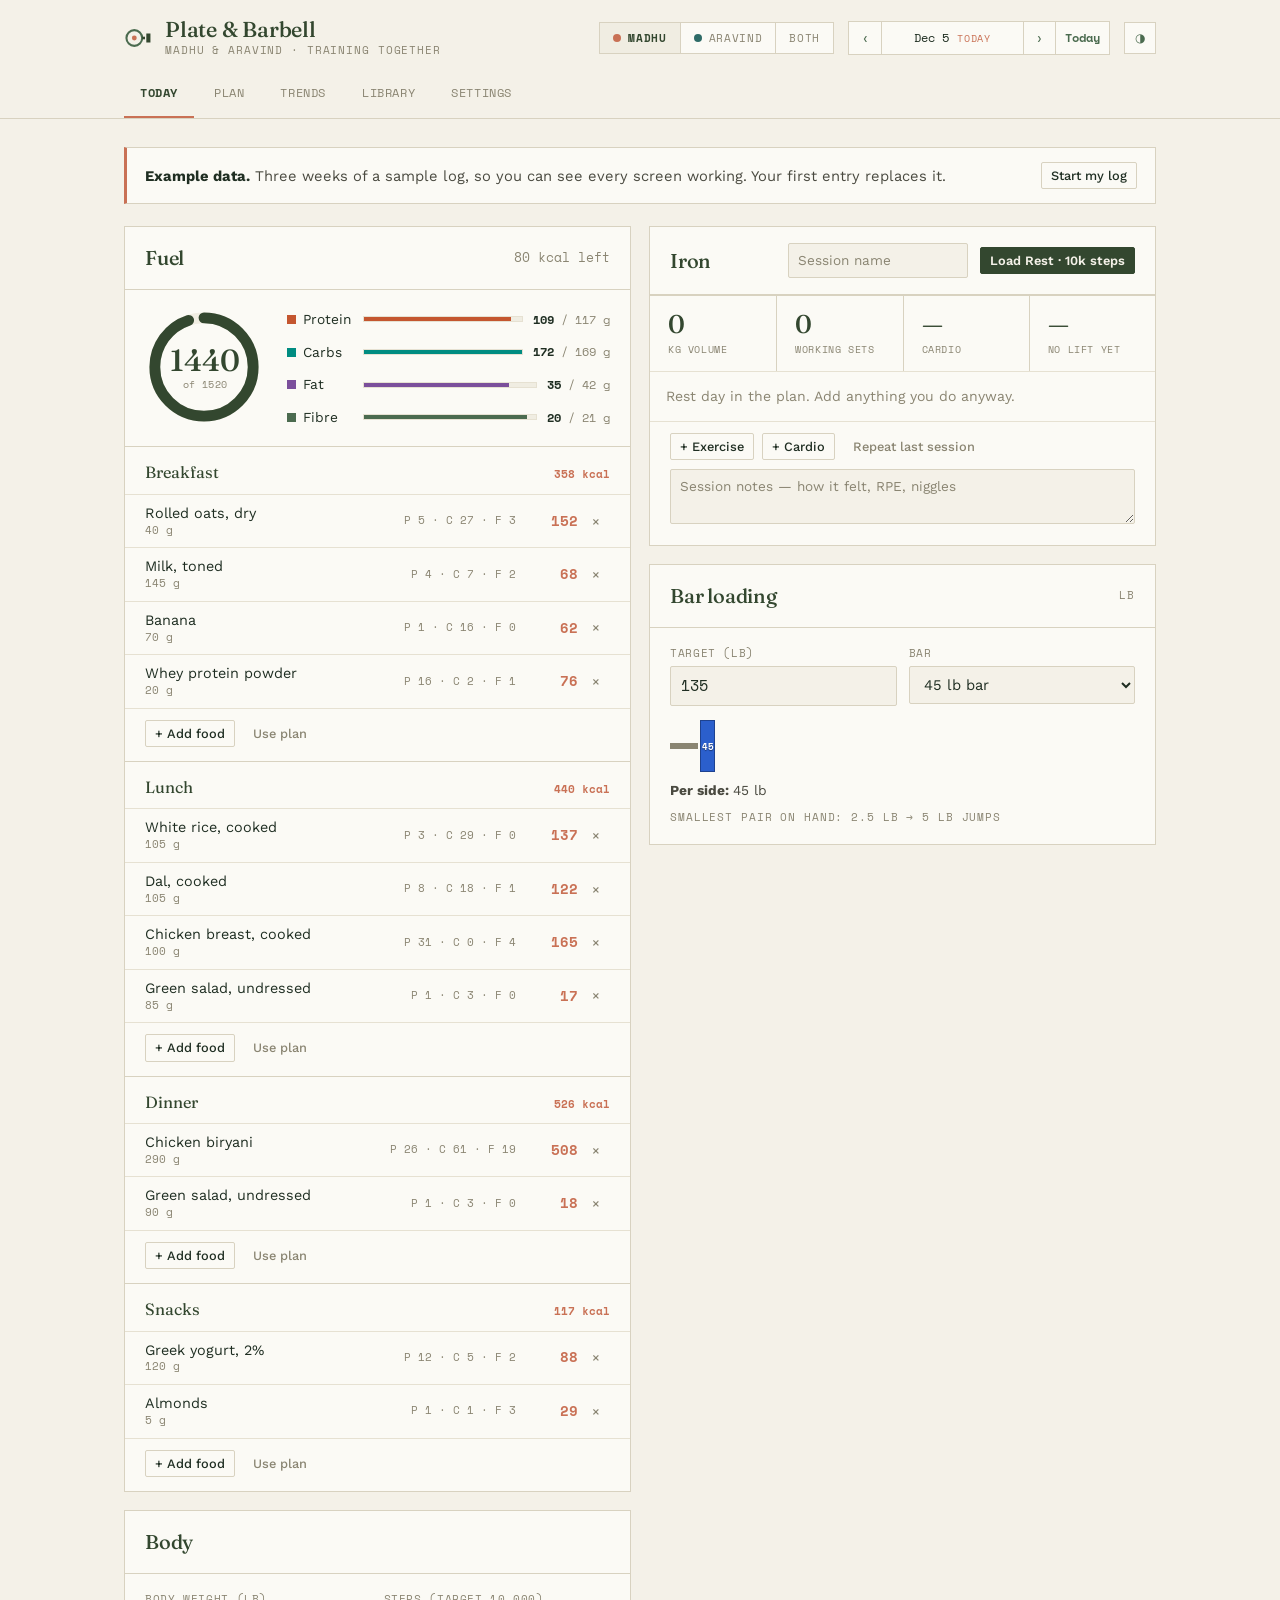
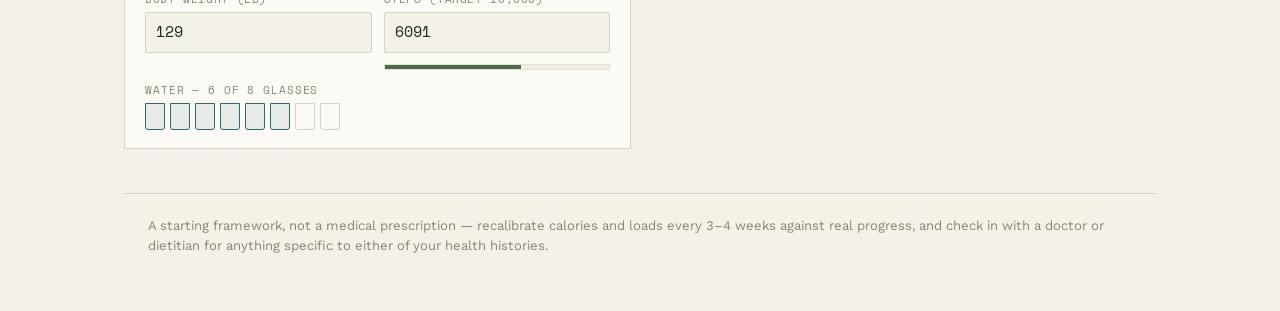
<file: docs/index.html>
<!doctype html>
<html lang="en">
<head>
<meta charset="utf-8">
<meta name="viewport" content="width=device-width,initial-scale=1,viewport-fit=cover">
<meta name="description" content="Madhu and Aravind's food and training log — macros against targets, the Mon/Wed/Fri/Sun split, PRs, trends and CSV export.">
<meta name="theme-color" content="#F4F1E8" media="(prefers-color-scheme: light)">
<meta name="theme-color" content="#161B15" media="(prefers-color-scheme: dark)">
<link rel="icon" href="data:image/svg+xml,%3Csvg%20xmlns%3D%22http%3A%2F%2Fwww.w3.org%2F2000%2Fsvg%22%20viewBox%3D%220%200%2032%2032%22%3E%3Crect%20width%3D%2232%22%20height%3D%2232%22%20fill%3D%22%23F4F1E8%22%2F%3E%3Ccircle%20cx%3D%2211%22%20cy%3D%2216%22%20r%3D%228.4%22%20fill%3D%22none%22%20stroke%3D%22%234B6B4F%22%20stroke-width%3D%222.2%22%2F%3E%3Ccircle%20cx%3D%2211%22%20cy%3D%2216%22%20r%3D%222.6%22%20fill%3D%22%23C97155%22%2F%3E%3Crect%20x%3D%2219.4%22%20y%3D%2214.6%22%20width%3D%223%22%20height%3D%222.8%22%20fill%3D%22%2333472F%22%2F%3E%3Crect%20x%3D%2223.8%22%20y%3D%2211.2%22%20width%3D%224.4%22%20height%3D%229.6%22%20fill%3D%22%2333472F%22%2F%3E%3C%2Fsvg%3E">
<style>
:root{color-scheme:light dark;padding-top:env(safe-area-inset-top,0px);padding-bottom:env(safe-area-inset-bottom,0px)}
body{margin:0}
img{max-width:100%}
[hidden]{display:none!important}</style>
<script src="config.js"></script>
<title>Plate &amp; Barbell</title>
<link rel="preconnect" href="https://fonts.googleapis.com">
<link rel="preconnect" href="https://fonts.gstatic.com" crossorigin>
<link href="https://fonts.googleapis.com/css2?family=Fraunces:opsz,wght@9..144,400;9..144,500;9..144,600&family=Work+Sans:wght@400;500;600&family=Space+Mono:wght@400;700&display=swap" rel="stylesheet">
<style>
:root{
  --bone:#F4F1E8; --card:#FBFAF5; --card-2:#F0EDE2; --line:#D8D2C0; --line-soft:#E6E1D2;
  --ink:#1F2E22; --body:#4A4A40; --muted:#8A8572;
  --moss:#4B6B4F; --moss-deep:#33472F; --coral:#C97155; --teal:#2E6B67;
  --coral-wash:rgba(201,113,85,.12); --moss-wash:rgba(75,107,79,.1); --teal-wash:rgba(46,107,103,.1);
  --s1:#C4562F; --s2:#008C81; --s3:#7B4F9B;
  --seq-1:#E6EAE0; --seq-2:#C8D2C0; --seq-3:#A6B79E; --seq-4:#82997B; --seq-5:#5E7A59; --seq-6:#42603E;
  --good:#3F7A44; --warning:#B9832A; --critical:#B4432E;
  --grid:#E6E1D2; --on-dark:#F4F1E8;
  --serif:Fraunces,Georgia,'Times New Roman',serif;
  --sans:'Work Sans',-apple-system,BlinkMacSystemFont,'Segoe UI',sans-serif;
  --mono:'Space Mono',ui-monospace,SFMono-Regular,Menlo,monospace;
  --plate-a:#2B5FCC; --plate-b:#E0B429; --plate-c:#3C8C5A; --plate-d:#EFEDE4; --plate-e:#C8362F; --plate-f:#B9BEC2;
}
@media (prefers-color-scheme: dark){
  :root:not([data-theme="light"]){
    --bone:#161B15; --card:#1E251D; --card-2:#252D23; --line:#343C30; --line-soft:#2A3227;
    --ink:#EDE8D9; --body:#C2BFAF; --muted:#8E9080;
    --moss:#9CBA98; --moss-deep:#CBDCC4; --coral:#E08D6D; --teal:#63ABA4;
    --coral-wash:rgba(224,141,109,.14); --moss-wash:rgba(156,186,152,.13); --teal-wash:rgba(99,171,164,.14);
    --s1:#D2703F; --s2:#1F9E92; --s3:#9A80C4;
    --good:#7FB37F; --warning:#D6A441; --critical:#E0715A;
    --grid:#2C3429; --on-dark:#161B15;
  }
}
:root[data-theme="dark"]{
  --bone:#161B15; --card:#1E251D; --card-2:#252D23; --line:#343C30; --line-soft:#2A3227;
  --ink:#EDE8D9; --body:#C2BFAF; --muted:#8E9080;
  --moss:#9CBA98; --moss-deep:#CBDCC4; --coral:#E08D6D; --teal:#63ABA4;
  --coral-wash:rgba(224,141,109,.14); --moss-wash:rgba(156,186,152,.13); --teal-wash:rgba(99,171,164,.14);
  --s1:#D2703F; --s2:#1F9E92; --s3:#9A80C4;
  --seq-1:#283022; --seq-2:#36432F; --seq-3:#4A5C41; --seq-4:#627A56; --seq-5:#87A179; --seq-6:#ADC49E;
  --good:#7FB37F; --warning:#D6A441; --critical:#E0715A;
  --grid:#2C3429; --on-dark:#161B15;
}
*{box-sizing:border-box}
html,body{height:100%}
body{margin:0; background:var(--bone); color:var(--ink); font-family:var(--sans); font-size:15px; line-height:1.5;
  -webkit-font-smoothing:antialiased; padding-bottom:40px}
h1,h2,h3,h4{font-family:var(--serif); font-weight:500; margin:0; color:var(--moss-deep); text-wrap:balance; letter-spacing:-.01em}
h1{font-size:1.5rem} h2{font-size:1.25rem} h3{font-size:1.1rem} h4{font-size:1.02rem}
button,input,select,textarea{font:inherit; color:inherit}
button{cursor:pointer}
:focus-visible{outline:2px solid var(--coral); outline-offset:2px}
.num,.mono{font-family:var(--mono); font-variant-numeric:tabular-nums}
.eyebrow{font-family:var(--mono); font-size:11px; letter-spacing:.08em; text-transform:uppercase; color:var(--muted)}
.sr{position:absolute; width:1px; height:1px; overflow:hidden; clip:rect(0 0 0 0); white-space:nowrap}

/* ---------- shell ---------- */
.app{display:flex; flex-direction:column; min-height:100%}
.topbar{position:sticky; top:env(safe-area-inset-top,0px); z-index:40; background:var(--bone); border-bottom:1px solid var(--line)}
.topbar-in{max-width:1080px; margin:0 auto; padding:18px 24px 12px; display:flex; align-items:center; gap:14px; flex-wrap:wrap}
.brand{display:flex; align-items:center; gap:11px; margin-right:auto}
.brand-mark{width:30px; height:30px; flex:none}
.brand h1{font-size:1.35rem; line-height:1.1}
.brand .tag{margin-top:3px}

.people{display:flex; align-items:center; gap:0; border:1px solid var(--line); background:var(--card)}
.person-btn{display:flex; align-items:center; gap:7px; border:0; border-left:1px solid var(--line); background:transparent;
  color:var(--muted); padding:7px 13px; font-family:var(--mono); font-size:11px; letter-spacing:.06em; text-transform:uppercase}
.person-btn:first-child{border-left:0}
.person-btn .dot{width:8px; height:8px; border-radius:50%; flex:none}
.person-btn[aria-pressed="true"]{background:var(--card-2); color:var(--moss-deep); font-weight:700}
.datenav{display:flex; align-items:center; gap:0; border:1px solid var(--line); background:var(--card)}
.datenav button{border:0; border-left:1px solid var(--line); background:transparent; color:var(--moss);
  width:32px; height:32px; display:grid; place-items:center; font-size:15px}
.datenav button:first-child{border-left:0}
.datenav button:hover{background:var(--card-2)}
.datelabel{min-width:142px; text-align:center; height:32px; display:flex; align-items:center; justify-content:center;
  gap:8px; padding:0 12px; font-family:var(--mono); font-size:12px; position:relative; border-left:1px solid var(--line)}
.datelabel input{position:absolute; inset:0; opacity:0; width:100%; cursor:pointer}
.datelabel .dow{color:var(--coral); text-transform:uppercase; font-size:10px; letter-spacing:.08em}
.icon-btn{border:1px solid var(--line); background:var(--card); color:var(--moss); height:32px; padding:0 10px;
  display:grid; place-items:center; font-family:var(--mono); font-size:12px}
.icon-btn:hover{background:var(--card-2)}

.tabs{max-width:1080px; margin:0 auto; padding:0 24px; display:flex; gap:4px; overflow-x:auto; scrollbar-width:none}
.tabs::-webkit-scrollbar{display:none}
.tab{font-family:var(--mono); font-size:12px; letter-spacing:.05em; text-transform:uppercase; background:none; border:none;
  padding:14px 16px; color:var(--muted); white-space:nowrap; border-bottom:2px solid transparent; flex:none}
.tab[aria-selected="true"]{color:var(--moss-deep); border-bottom-color:var(--coral); font-weight:700}
main{max-width:1080px; width:100%; margin:0 auto; padding-inline:24px; padding-block:28px 56px; flex:1}

/* ---------- banner ---------- */
.banner{display:flex; gap:14px; align-items:center; flex-wrap:wrap; border:1px solid var(--line); border-left:3px solid var(--coral);
  background:var(--card); padding:14px 18px; margin-bottom:22px; font-size:.92rem; color:var(--body)}
.banner strong{color:var(--ink)}
.banner .spacer{margin-left:auto}

/* ---------- structure ---------- */
.section-head{display:flex; align-items:baseline; gap:14px; margin:0 0 16px}
.section-head .line{flex:1; height:1px; background:var(--line)}
.grid2{display:grid; grid-template-columns:1fr 1fr; gap:18px; align-items:start}
.card{background:var(--card); border:1px solid var(--line)}
.card.coral{border-left:3px solid var(--coral)} .card.teal{border-left:3px solid var(--teal)}
.card-h{display:flex; align-items:center; gap:12px; padding:16px 20px; border-bottom:1px solid var(--line); flex-wrap:wrap}
.card-h h2,.card-h h3{margin-right:auto}
.card-b{padding:18px 20px}
.stack{display:flex; flex-direction:column; gap:18px}

.btn{border:1px solid var(--line); background:transparent; color:var(--ink); padding:6px 12px; border-radius:2px;
  font-size:.86rem; font-weight:500}
.btn:hover{background:var(--card-2); border-color:var(--muted)}
.btn-accent{background:var(--moss-deep); border-color:var(--moss-deep); color:var(--on-dark); font-weight:600}
.btn-accent:hover{background:var(--moss); border-color:var(--moss); color:var(--on-dark)}
.btn-sm{padding:3px 9px; font-size:.8rem}
.btn-ghost{border-color:transparent; color:var(--muted)}
.btn-ghost:hover{background:var(--card-2); border-color:transparent; color:var(--ink)}
.btn-danger{color:var(--critical)}
.btn-danger:hover{border-color:var(--critical); background:transparent}
.btn-row{display:flex; gap:8px; flex-wrap:wrap; align-items:center}

/* ---------- fuel ---------- */
.fuel-top{display:flex; gap:22px; align-items:center; flex-wrap:wrap}
.ring-wrap{position:relative; flex:none; width:120px; height:120px}
.ring-center{position:absolute; inset:0; display:grid; place-content:center; text-align:center}
.ring-center .big{font-family:var(--serif); font-size:1.9rem; font-weight:500; line-height:1.05; color:var(--moss-deep); font-variant-numeric:tabular-nums}
.ring-center .sub{font-family:var(--mono); font-size:10px; color:var(--muted); letter-spacing:.04em}
.macros{flex:1 1 230px; display:flex; flex-direction:column; gap:12px; min-width:200px}
.macro-row{display:grid; grid-template-columns:auto 1fr auto; gap:10px; align-items:center}
.macro-row .lbl{display:flex; align-items:center; gap:7px; font-size:.86rem; min-width:66px}
.swatch{width:9px; height:9px; flex:none}
.bar{height:6px; background:var(--card-2); overflow:hidden; border:1px solid var(--line-soft)}
.bar i{display:block; height:100%}
.macro-row .val{font-family:var(--mono); font-size:11.5px; color:var(--muted); white-space:nowrap}
.macro-row .val b{color:var(--ink); font-weight:700}

.meal{border-top:1px solid var(--line)}
.meal-h{display:flex; align-items:baseline; gap:10px; padding:13px 20px 9px}
.meal-h .name{font-family:var(--serif); font-size:1.02rem; color:var(--moss-deep)}
.meal-h .kcal{margin-left:auto; font-family:var(--mono); font-size:11px; color:var(--coral); font-weight:700}
.entry{display:grid; grid-template-columns:1fr auto auto; gap:12px; align-items:center; padding:9px 20px; border-top:1px solid var(--line-soft)}
.entry:hover{background:var(--card-2)}
.entry .nm{font-size:.9rem; line-height:1.3}
.entry .qty{font-family:var(--mono); font-size:10.5px; color:var(--muted)}
.entry .mac{font-family:var(--mono); font-size:10.5px; color:var(--muted); text-align:right; white-space:nowrap}
.entry .kc{font-family:var(--mono); font-size:.86rem; font-weight:700; color:var(--coral); min-width:50px; text-align:right}
.empty{padding:11px 20px; color:var(--muted); font-size:.88rem; border-top:1px solid var(--line-soft)}
.add-row{padding:11px 20px 14px; border-top:1px solid var(--line-soft)}

/* ---------- iron ---------- */
.ex{border-top:1px solid var(--line); padding:14px 20px}
.ex-h{display:flex; align-items:center; gap:9px; margin-bottom:9px; flex-wrap:wrap}
.ex-h .nm{font-family:var(--serif); font-size:1.05rem; color:var(--moss-deep)}
.tag{font-family:var(--mono); font-size:10.5px; padding:2px 8px; border-radius:2px; display:inline-block}
.tag-moss{color:var(--moss); background:var(--moss-wash)}
.tag-teal{color:var(--teal); background:var(--teal-wash)}
.tag-coral{color:var(--coral); background:var(--coral-wash); font-weight:700}
.ex-h .vol{margin-left:auto; font-family:var(--mono); font-size:11px; color:var(--muted)}
.sets{display:flex; flex-direction:column; gap:6px; max-width:430px}
.setrow{display:grid; grid-template-columns:20px 1fr 1fr 32px 28px; gap:7px; align-items:center}
.setrow .idx{font-family:var(--mono); font-size:10.5px; color:var(--muted); text-align:center}
.inp{width:100%; border:1px solid var(--line); background:var(--bone); color:var(--ink); border-radius:2px;
  padding:6px 9px; font-family:var(--mono); font-size:.85rem; min-width:0}
.inp::placeholder{color:var(--muted); font-family:var(--sans)}
.inp:focus{border-color:var(--moss); background:var(--card)}
.chk{width:28px; height:28px; border-radius:2px; border:1px solid var(--line); background:var(--bone);
  display:grid; place-items:center; color:var(--muted); font-size:12px}
.chk[aria-pressed="true"]{background:var(--moss-deep); border-color:var(--moss-deep); color:var(--on-dark)}
.planned{font-family:var(--mono); font-size:11px; color:var(--muted)}

.tiles{display:grid; grid-template-columns:repeat(auto-fit,minmax(118px,1fr)); border-top:1px solid var(--line)}
.tile{padding:14px 18px; border-left:1px solid var(--line)}
.tile:first-child{border-left:0}
.tile .k{font-family:var(--serif); font-size:1.6rem; font-weight:500; color:var(--moss-deep); line-height:1.1; font-variant-numeric:tabular-nums}
.tile .l{font-family:var(--mono); font-size:10px; letter-spacing:.06em; text-transform:uppercase; color:var(--muted); margin-top:4px}
.tile .d{font-family:var(--mono); font-size:11px; margin-top:4px}

/* ---------- plate calculator ---------- */
.plates{display:flex; align-items:center; gap:2px; flex-wrap:wrap; min-height:48px}
.plate{border:1px solid rgba(0,0,0,.3); display:grid; place-items:center; font-family:var(--mono); font-size:9px;
  font-weight:700; color:#fff; text-shadow:0 1px 1px rgba(0,0,0,.45)}
.bar-stub{height:6px; width:28px; background:var(--muted)}

/* ---------- tables ---------- */
.tbl-wrap{overflow-x:auto}
table{width:100%; border-collapse:collapse; font-size:.9rem}
th,td{text-align:left; padding:10px 12px; border-bottom:1px solid var(--line); vertical-align:top}
th{font-family:var(--mono); font-size:11px; text-transform:uppercase; letter-spacing:.05em; color:var(--muted); font-weight:600; white-space:nowrap}
td.n,th.n{text-align:right; font-family:var(--mono); font-variant-numeric:tabular-nums}
td.kcal{font-family:var(--mono); color:var(--coral); font-weight:700; white-space:nowrap}
tbody tr:last-child td{border-bottom:none}
tbody tr:hover{background:var(--card-2)}

/* ---------- plan ---------- */
.week{display:grid; grid-template-columns:repeat(auto-fit,minmax(184px,1fr)); gap:14px}
.day-card{border:1px solid var(--line); background:var(--card); overflow:hidden}
.day-card.today{border-color:var(--coral)}
.day-card .dow{font-family:var(--mono); font-size:11px; text-transform:uppercase; letter-spacing:.08em; color:var(--coral);
  padding:14px 16px 0}
.day-card .title{padding:3px 16px 10px; font-family:var(--serif); font-size:1.08rem; color:var(--moss-deep)}
.day-card ul{list-style:none; margin:0; padding:0 16px 11px; display:flex; flex-direction:column; gap:5px}
.day-card li{font-size:.84rem; display:flex; gap:8px; align-items:baseline; color:var(--body)}
.day-card li > span:first-child{flex:1 1 auto; min-width:0; overflow-wrap:anywhere}
.day-card li > span + span{flex:none; margin-left:auto; font-family:var(--mono); font-size:10.5px;
  color:var(--muted); white-space:nowrap}
.day-card .slot{font-family:var(--mono); font-size:10px; letter-spacing:.06em; text-transform:uppercase;
  color:var(--muted); margin-top:4px}
.day-card .foot{padding:9px 16px; border-top:1px solid var(--line); display:flex; gap:7px}
.rest{color:var(--muted); font-size:.84rem; padding:0 16px 11px}

/* ---------- charts ---------- */
.chart{width:100%; display:block; overflow:visible}
.legend{display:flex; gap:16px; flex-wrap:wrap; align-items:center; padding:0 0 12px}
.legend .it{display:flex; align-items:center; gap:7px; font-family:var(--mono); font-size:11px; color:var(--muted)}
.tip{position:fixed; z-index:80; pointer-events:none; background:var(--card); border:1px solid var(--muted);
  padding:9px 12px; font-size:.82rem; min-width:118px}
.tip .t{font-family:var(--serif); font-size:.95rem; color:var(--moss-deep); margin-bottom:5px}
.tip .r{display:flex; gap:12px; align-items:center; font-family:var(--mono); font-size:11px}
.tip .r span:last-child{margin-left:auto; font-weight:700; color:var(--ink)}

/* ---------- modal ---------- */
.scrim{position:fixed; inset:0; background:rgba(31,46,34,.5); z-index:60; display:flex; align-items:flex-end; justify-content:center}
@media(min-width:640px){.scrim{align-items:center}}
.modal{background:var(--card); width:100%; max-width:580px; max-height:86vh; display:flex; flex-direction:column; border:1px solid var(--line)}
.modal-h{display:flex; align-items:center; gap:12px; padding:16px 20px; border-bottom:1px solid var(--line)}
.modal-h h2{margin-right:auto}
.modal-b{padding:18px 20px; overflow-y:auto; display:flex; flex-direction:column; gap:14px}
.modal-f{padding:13px 20px; border-top:1px solid var(--line); display:flex; gap:9px; justify-content:flex-end}
.field{display:flex; flex-direction:column; gap:5px}
.field label{font-family:var(--mono); font-size:10.5px; text-transform:uppercase; letter-spacing:.06em; color:var(--muted)}
.field .inp,.field select,.field textarea{width:100%; border:1px solid var(--line); background:var(--bone); color:var(--ink);
  border-radius:2px; padding:8px 10px; font-size:.92rem}
.field select{font-family:var(--sans)}
.fields{display:grid; grid-template-columns:repeat(auto-fit,minmax(136px,1fr)); gap:12px}
.results{display:flex; flex-direction:column; border:1px solid var(--line); max-height:300px; overflow-y:auto}
.res{display:grid; grid-template-columns:1fr auto; gap:12px; align-items:center; padding:10px 13px; background:var(--card);
  border:0; border-bottom:1px solid var(--line-soft); text-align:left; width:100%}
.res:last-child{border-bottom:0}
.res:hover,.res:focus-visible{background:var(--coral-wash)}
.res .nm{font-size:.9rem}
.res .meta{font-family:var(--mono); font-size:10.5px; color:var(--muted)}
.res .kc{font-family:var(--mono); font-size:11px; color:var(--coral); white-space:nowrap}

.toast{position:fixed; left:50%; transform:translateX(-50%); bottom:calc(22px + env(safe-area-inset-bottom,0px)); z-index:90;
  background:var(--moss-deep); color:var(--on-dark); padding:10px 18px; font-family:var(--mono); font-size:12px}
.seg{display:inline-flex; border:1px solid var(--line); background:var(--card)}
.seg button{border:0; border-left:1px solid var(--line); background:transparent; color:var(--muted); padding:5px 12px;
  font-family:var(--mono); font-size:11px; letter-spacing:.04em}
.seg button:first-child{border-left:0}
.seg button[aria-pressed="true"]{background:var(--card-2); color:var(--moss-deep); font-weight:700}
.water{display:flex; gap:5px; flex-wrap:wrap}
.glass{width:20px; height:27px; border:1px solid var(--line); background:transparent; border-radius:0 0 3px 3px}
.glass.on{background:var(--teal-wash); border-color:var(--teal)}
.note{font-size:.86rem; color:var(--body)}
.notes-box{background:var(--card-2); border:1px solid var(--line); padding:14px 18px; font-size:.88rem; color:var(--body)}
.notes-box strong{color:var(--ink)}
footer.legal{max-width:1080px; margin:44px auto 0; padding:22px 24px 0; border-top:1px solid var(--line);
  font-size:.82rem; color:var(--muted)}
@media (max-width:820px){ .grid2{grid-template-columns:1fr} }
@media (max-width:640px){
  .topbar-in{padding:14px 16px 10px} .tabs{padding:0 16px} main{padding-inline:16px}
  footer.legal{padding-inline:16px} table{font-size:.82rem} th,td{padding:8px 7px}
}
@media (prefers-reduced-motion:reduce){*{animation:none!important; transition:none!important}}
</style>
</head>
<body>
<div id="authRoot" hidden></div>
<div class="app" id="appRoot">
  <header class="topbar">
    <div class="topbar-in">
      <div class="brand">
        <svg class="brand-mark" viewBox="0 0 32 32" aria-hidden="true">
          <circle cx="11" cy="16" r="8.4" fill="none" stroke="var(--moss)" stroke-width="2.2"/>
          <circle cx="11" cy="16" r="2.6" fill="var(--coral)"/>
          <rect x="19.4" y="14.6" width="3" height="2.8" fill="var(--moss-deep)"/>
          <rect x="23.8" y="11.2" width="4.4" height="9.6" fill="var(--moss-deep)"/>
        </svg>
        <div>
          <h1>Plate &amp; Barbell</h1>
          <div class="eyebrow">Madhu &amp; Aravind · training together</div>
        </div>
      </div>
      <div class="people" id="people" role="group" aria-label="Whose log"></div>
      <div class="datenav">
        <button id="prevDay" title="Previous day" aria-label="Previous day">&#8249;</button>
        <div class="datelabel"><span id="dateText">—</span><span class="dow" id="dateDow"></span>
          <input type="date" id="datePick" aria-label="Pick a date">
        </div>
        <button id="nextDay" title="Next day" aria-label="Next day">&#8250;</button>
        <button id="todayBtn" class="icon-btn" title="Jump to today" aria-label="Jump to today" style="width:auto;padding:0 9px;font-size:12px;font-weight:600">Today</button>
      </div>
      <button class="icon-btn" id="themeBtn" title="Switch theme" aria-label="Switch theme">&#9681;</button>
    </div>
    <nav class="tabs" role="tablist" aria-label="Sections">
      <button class="tab" role="tab" data-tab="today" aria-selected="true">Today</button>
      <button class="tab" role="tab" data-tab="plan" aria-selected="false">Plan</button>
      <button class="tab" role="tab" data-tab="trends" aria-selected="false">Trends</button>
      <button class="tab" role="tab" data-tab="library" aria-selected="false">Library</button>
      <button class="tab" role="tab" data-tab="settings" aria-selected="false">Settings</button>
    </nav>
  </header>

  <main>
    <div id="banner"></div>
    <section id="view-today" class="view"></section>
    <section id="view-plan" class="view" hidden></section>
    <section id="view-trends" class="view" hidden></section>
    <section id="view-library" class="view" hidden></section>
    <section id="view-settings" class="view" hidden></section>
    <footer class="legal">A starting framework, not a medical prescription — recalibrate calories and loads every
      3–4 weeks against real progress, and check in with a doctor or dietitian for anything specific to either of
      your health histories.</footer>
  </main>
</div>
<div id="modalRoot"></div>
<div id="tipRoot"></div>
<div id="toastRoot"></div>

<script>
"use strict";
/* ============================ reference data ============================ */
/* Foods: macros per 100 g. serv = [label, grams] for one-tap portions. */
const FOODS = [
 ["chicken_breast","Chicken breast, cooked","Protein",165,31,0,3.6,0,"1 breast",120],
 ["chicken_thigh","Chicken thigh, cooked","Protein",209,26,0,10.9,0,"1 thigh",90],
 ["egg","Egg, whole","Protein",143,12.6,0.7,9.5,0,"1 large egg",50],
 ["egg_white","Egg white","Protein",52,10.9,0.7,0.2,0,"1 white",33],
 ["paneer","Paneer","Protein",296,18.3,3.6,23,0,"4 cubes",100],
 ["tofu","Tofu, firm","Protein",144,17,2.8,8.7,2.3,"1 block",100],
 ["greek_yogurt","Greek yogurt, 2%","Protein",73,10,4,1.9,0,"1 cup",170],
 ["curd","Curd / plain dahi","Protein",61,3.5,4.7,3.3,0,"1 bowl",150],
 ["whey","Whey protein powder","Protein",380,78,8,5,1,"1 scoop",30],
 ["salmon","Salmon, cooked","Protein",208,22,0,13,0,"1 fillet",150],
 ["tuna","Tuna, canned in water","Protein",116,26,0,0.8,0,"1 can",140],
 ["prawns","Prawns, cooked","Protein",99,24,0.2,0.3,0,"6 prawns",60],
 ["mutton","Mutton, cooked","Protein",258,25,0,17,0,"1 serving",100],
 ["beef_mince","Beef mince, 90% lean","Protein",176,20,0,10,0,"1 serving",120],
 ["cottage_cheese","Cottage cheese, low fat","Protein",81,11,3.4,2.3,0,"1/2 cup",113],
 ["soya_chunks","Soya chunks, dry","Protein",345,52,33,0.5,13,"1/2 cup",30],
 ["white_rice","White rice, cooked","Grains",130,2.7,28,0.3,0.4,"1 cup",158],
 ["brown_rice","Brown rice, cooked","Grains",123,2.7,26,1,1.6,"1 cup",195],
 ["roti","Roti / chapati","Grains",297,11,46,7.5,4.9,"1 roti",45],
 ["paratha","Plain paratha","Grains",326,7.4,45,13,3,"1 paratha",60],
 ["naan","Naan","Grains",310,9,53,6,2.3,"1 naan",90],
 ["idli","Idli","Grains",132,3.4,27,0.5,1,"2 idli",100],
 ["dosa","Plain dosa","Grains",168,3.9,29,4.2,1.2,"1 dosa",80],
 ["poha","Poha, cooked","Grains",130,2.5,25,2.5,1,"1 bowl",180],
 ["upma","Upma","Grains",146,3.5,22,5,1.5,"1 bowl",180],
 ["oats","Rolled oats, dry","Grains",379,13.2,67,6.5,10.1,"1/2 cup",40],
 ["bread_ww","Whole wheat bread","Grains",247,13,41,3.4,6,"1 slice",32],
 ["pasta","Pasta, cooked","Grains",158,5.8,31,0.9,1.8,"1 cup",140],
 ["quinoa","Quinoa, cooked","Grains",120,4.4,21,1.9,2.8,"1 cup",185],
 ["potato","Potato, boiled","Grains",87,1.9,20,0.1,1.8,"1 medium",150],
 ["sweet_potato","Sweet potato, baked","Grains",90,2,21,0.2,3.3,"1 medium",130],
 ["corn","Sweet corn","Grains",86,3.3,19,1.4,2,"1 cup",164],
 ["dal","Dal, cooked","Legumes",116,7.5,17,1.4,6,"1 katori",150],
 ["rajma","Rajma, cooked","Legumes",127,8.7,23,0.5,6.4,"1 katori",150],
 ["chana","Chole / chickpeas, cooked","Legumes",164,8.9,27,2.6,7.6,"1 katori",150],
 ["lentils","Lentils, cooked","Legumes",116,9,20,0.4,8,"1 cup",198],
 ["peanut_butter","Peanut butter","Fats",588,25,20,50,6,"1 tbsp",16],
 ["peanuts","Peanuts, roasted","Fats",567,26,16,49,8.5,"1 handful",28],
 ["almonds","Almonds","Fats",579,21,22,50,12.5,"10 almonds",12],
 ["walnuts","Walnuts","Fats",654,15,14,65,6.7,"4 halves",14],
 ["cashews","Cashews","Fats",553,18,30,44,3.3,"10 cashews",16],
 ["chia","Chia seeds","Fats",486,17,42,31,34,"1 tbsp",12],
 ["flax","Flax seeds","Fats",534,18,29,42,27,"1 tbsp",10],
 ["broccoli","Broccoli","Veg & fruit",34,2.8,7,0.4,2.6,"1 cup",91],
 ["spinach","Spinach, raw","Veg & fruit",23,2.9,3.6,0.4,2.2,"1 cup",30],
 ["mixed_veg","Mixed vegetable sabzi","Veg & fruit",97,2.6,11,5,3.2,"1 katori",150],
 ["salad","Green salad, undressed","Veg & fruit",20,1.2,3.8,0.2,1.7,"1 bowl",120],
 ["cucumber","Cucumber","Veg & fruit",15,0.7,3.6,0.1,0.5,"1 cup",104],
 ["tomato","Tomato","Veg & fruit",18,0.9,3.9,0.2,1.2,"1 medium",123],
 ["carrot","Carrot","Veg & fruit",41,0.9,10,0.2,2.8,"1 medium",61],
 ["banana","Banana","Veg & fruit",89,1.1,23,0.3,2.6,"1 medium",118],
 ["apple","Apple","Veg & fruit",52,0.3,14,0.2,2.4,"1 medium",182],
 ["orange","Orange","Veg & fruit",47,0.9,12,0.1,2.4,"1 medium",131],
 ["mango","Mango","Veg & fruit",60,0.8,15,0.4,1.6,"1 cup",165],
 ["papaya","Papaya","Veg & fruit",43,0.5,11,0.3,1.7,"1 cup",145],
 ["berries","Mixed berries","Veg & fruit",57,0.7,14,0.3,2.4,"1 cup",140],
 ["grapes","Grapes","Veg & fruit",69,0.7,18,0.2,0.9,"1 cup",92],
 ["avocado","Avocado","Veg & fruit",160,2,9,15,7,"1/2 avocado",100],
 ["dates","Dates","Veg & fruit",282,2.5,75,0.4,8,"2 dates",24],
 ["milk_full","Milk, full fat","Dairy",61,3.2,4.8,3.3,0,"1 glass",240],
 ["milk_toned","Milk, toned","Dairy",47,3.1,4.7,1.5,0,"1 glass",240],
 ["butter","Butter","Fats",717,0.9,0.1,81,0,"1 tsp",5],
 ["ghee","Ghee","Fats",900,0,0,100,0,"1 tsp",5],
 ["olive_oil","Olive oil","Fats",884,0,0,100,0,"1 tbsp",14],
 ["cheese","Cheddar cheese","Dairy",403,25,1.3,33,0,"1 slice",21],
 ["biryani","Chicken biryani","Eating out",175,9,21,6.5,1.2,"1 plate",300],
 ["pizza","Pizza, cheese","Eating out",266,11,33,10,2.3,"1 slice",107],
 ["burger","Chicken burger","Eating out",250,14,26,10,1.4,"1 burger",180],
 ["fries","French fries","Eating out",312,3.4,41,15,3.8,"1 small",70],
 ["samosa","Samosa","Eating out",308,5,32,18,2.5,"1 samosa",60],
 ["ice_cream","Ice cream, vanilla","Eating out",207,3.5,24,11,0.7,"1 scoop",66],
 ["dark_choc","Dark chocolate 70%","Eating out",598,7.8,46,43,11,"1 square",10],
 ["protein_bar","Protein bar","Protein",350,30,38,9,6,"1 bar",60],
 ["coffee_milk","Coffee with milk","Drinks",42,2.2,4.5,1.7,0,"1 cup",200],
 ["chai","Masala chai with sugar","Drinks",62,1.9,9.8,1.8,0,"1 cup",150],
 ["beer","Beer","Drinks",43,0.5,3.6,0,0,"1 bottle",330],
 ["wine","Wine, red","Drinks",85,0.1,2.6,0,0,"1 glass",150],
 ["cola","Cola","Drinks",42,0,10.6,0,0,"1 can",330],
 ["honey","Honey","Other",304,0.3,82,0,0.2,"1 tsp",7],
 ["sugar","Sugar","Other",387,0,100,0,0,"1 tsp",4]
].map(a=>({id:a[0],name:a[1],cat:a[2],kcal:a[3],p:a[4],c:a[5],f:a[6],fib:a[7],servLabel:a[8],servG:a[9]}));

/* Exercises. met = metabolic equivalent, used for cardio energy estimates. */
const EXERCISES = [
 ["bench_press","Barbell bench press","Chest"],["incline_db","Incline dumbbell press","Chest"],
 ["db_press","Dumbbell bench press","Chest"],["push_up","Push-up","Chest"],
 ["cable_fly","Cable fly","Chest"],["dips","Chest dip","Chest"],["machine_press","Machine chest press","Chest"],
 ["deadlift","Deadlift","Back"],["pullup","Pull-up","Back"],["chinup","Chin-up","Back"],
 ["barbell_row","Barbell row","Back"],["db_row","One-arm dumbbell row","Back"],
 ["lat_pulldown","Lat pulldown","Back"],["seated_row","Seated cable row","Back"],["face_pull","Face pull","Back"],
 ["back_squat","Back squat","Legs"],["front_squat","Front squat","Legs"],["leg_press","Leg press","Legs"],
 ["rdl","Romanian deadlift","Legs"],["lunge","Walking lunge","Legs"],["bulgarian","Bulgarian split squat","Legs"],
 ["leg_curl","Lying leg curl","Legs"],["leg_ext","Leg extension","Legs"],["calf_raise","Standing calf raise","Legs"],
 ["hip_thrust","Hip thrust","Legs"],["goblet_squat","Goblet squat","Legs"],
 ["ohp","Overhead press","Shoulders"],["db_shoulder","Dumbbell shoulder press","Shoulders"],
 ["lat_raise","Lateral raise","Shoulders"],["rear_delt","Rear delt fly","Shoulders"],
 ["arnold","Arnold press","Shoulders"],["upright_row","Upright row","Shoulders"],
 ["bb_curl","Barbell curl","Arms"],["db_curl","Dumbbell curl","Arms"],["hammer","Hammer curl","Arms"],
 ["preacher","Preacher curl","Arms"],["tricep_pushdown","Triceps pushdown","Arms"],
 ["skullcrusher","Skullcrusher","Arms"],["overhead_ext","Overhead triceps extension","Arms"],
 ["close_grip","Close-grip bench press","Arms"],
 ["plank","Plank","Core"],["hanging_leg","Hanging leg raise","Core"],["cable_crunch","Cable crunch","Core"],
 ["russian_twist","Russian twist","Core"],["ab_wheel","Ab wheel rollout","Core"],["dead_bug","Dead bug","Core"],
 ["assisted_pullup","Assisted pull-up","Back"],["assisted_dip","Assisted dip","Chest"],
 ["trx_row","TRX row","Back"],["trx_pushup","TRX push-up","Chest"],["trx_fallout","TRX fallout","Core"],
 ["trx_split_squat","TRX split squat","Legs"],
 ["kb_goblet","Kettlebell goblet squat","Legs"],["kb_deadlift","Kettlebell deadlift","Legs"],
 ["kb_press","Kettlebell overhead press","Shoulders"],["kb_row","Kettlebell row","Back"],
 ["cable_woodchop","Cable woodchop","Core"],["cable_pullthrough","Cable pull-through","Legs"],
 ["kb_swing","Kettlebell swing","Full body"],["power_clean","Power clean","Full body"],
 ["burpee","Burpee","Full body"],["farmers","Farmer's carry","Full body"],["thruster","Thruster","Full body"]
].map(a=>({id:a[0],name:a[1],group:a[2],type:"strength"}))
.concat([
 ["peloton","Peloton bike",7.5],["rowerg","RowErg",7.0],["treadmill_run","Treadmill run",9.8],
 ["treadmill_incline","Treadmill incline walk",6.3],["elliptical","Elliptical",5.0],["outdoor_run","Outdoor run",9.8],
 ["cycling","Cycling, outdoor",7.5],["stairmaster","Stairmaster",9.0],["swimming","Swimming",8.0],
 ["walk","Brisk walk",4.3],["jump_rope","Jump rope",12.3],["hiit","HIIT circuit",8.0]
].map(a=>({id:a[0],name:a[1],group:"Cardio",type:"cardio",met:a[2]})));

const GROUPS = ["Chest","Back","Legs","Shoulders","Arms","Core","Full body","Cardio"];
const MEALS = [["breakfast","Breakfast"],["lunch","Lunch"],["dinner","Dinner"],["snack","Snacks"]];
const DOW = ["sun","mon","tue","wed","thu","fri","sat"];
const DOW_LABEL = {mon:"Monday",tue:"Tuesday",wed:"Wednesday",thu:"Thursday",fri:"Friday",sat:"Saturday",sun:"Sunday"};
const WEEK_ORDER = ["mon","tue","wed","thu","fri","sat","sun"];
/* Competition plate colours. kg = IWF; lb = the usual US rubber set. */
const PLATES_KG = [[25,"var(--plate-e)",52],[20,"var(--plate-a)",48],[15,"var(--plate-b)",44],
                   [10,"var(--plate-c)",40],[5,"var(--plate-d)",32],[2.5,"var(--plate-e)",26],[1.25,"var(--plate-f)",20]];
const PLATES_LB = [[45,"var(--plate-a)",52],[35,"var(--plate-b)",46],[25,"var(--plate-c)",41],
                   [10,"var(--plate-d)",34],[5,"var(--plate-e)",28],[2.5,"var(--plate-f)",22]];

/* ============================ small helpers ============================ */
const $ = (s,r)=> (r||document).querySelector(s);
const el = (t,a,kids)=>{const n=document.createElement(t);
  if(a) for(const k in a){ if(k==="class") n.className=a[k];
    else if(k==="html") n.innerHTML=a[k];
    else if(k==="text") n.textContent=a[k];
    else if(k.startsWith("on")) n.addEventListener(k.slice(2),a[k]);
    else if(a[k]!==null&&a[k]!==undefined&&a[k]!==false) n.setAttribute(k,a[k]); }
  if(kids) (Array.isArray(kids)?kids:[kids]).forEach(c=>{ if(c===null||c===undefined||c===false) return;
    n.appendChild(typeof c==="string"||typeof c==="number"?document.createTextNode(String(c)):c); });
  return n;};
const r0 = n => Math.round(n||0);
const r1 = n => Math.round((n||0)*10)/10;
const uid = () => Math.random().toString(36).slice(2,10);
const clamp = (n,a,b)=> Math.max(a,Math.min(b,n));
const pad = n => String(n).padStart(2,"0");
const iso = d => d.getFullYear()+"-"+pad(d.getMonth()+1)+"-"+pad(d.getDate());
const parseISO = s => { const [y,m,d]=s.split("-").map(Number); return new Date(y,m-1,d); };
const todayISO = () => iso(new Date());
const addDays = (s,n)=>{ const d=parseISO(s); d.setDate(d.getDate()+n); return iso(d); };
const dowOf = s => DOW[parseISO(s).getDay()];
const fmtDate = s => parseISO(s).toLocaleDateString(undefined,{month:"short",day:"numeric"});
const daysBetween = (a,b)=> Math.round((parseISO(b)-parseISO(a))/86400000);
const KG_PER_LB = 0.45359237;
const lbOf = kg => Math.round(kg/KG_PER_LB);
function ftIn(cm){ const total=Math.round(cm/2.54); return Math.floor(total/12)+"'"+(total%12)+'"'; }
function statLine(p){ return ftIn(p.heightCm)+" · "+lbOf(p.weightKg)+" lbs ("+r1(p.weightKg)+" kg)"; }

function toast(msg){
  const root=$("#toastRoot"); root.innerHTML="";
  const t=el("div",{class:"toast",role:"status",text:msg}); root.appendChild(t);
  setTimeout(()=>{ if(t.parentNode) t.remove(); },2600);
}
</script>

<script>
/* ============================ state & persistence ============================ */
const PIDS = ["p1","p2"];
const PCOLOR = {p1:"var(--s1)", p2:"var(--s2)"};      /* chart series */
const PUI    = {p1:"var(--coral)", p2:"var(--teal)"}; /* the plan's own accents */

function defaultPlan(){
  const D = (name, items) => ({name, items});
  /* Mon / Wed / Fri / Sun together, built around the gym's equipment. */
  return {
    mon: D("Lower + Core",[{exId:"back_squat",sets:4,reps:8},{exId:"rdl",sets:3,reps:10},
                     {exId:"kb_goblet",sets:3,reps:12},{exId:"hip_thrust",sets:3,reps:12},{exId:"trx_fallout",sets:3,reps:10}]),
    tue: D("Rest · 10k steps",[]),
    wed: D("Upper Push",[{exId:"bench_press",sets:4,reps:8},{exId:"db_shoulder",sets:3,reps:10},
                     {exId:"assisted_dip",sets:3,reps:10},{exId:"cable_fly",sets:3,reps:12},{exId:"tricep_pushdown",sets:3,reps:12}]),
    thu: D("Rest · 10k steps",[]),
    fri: D("Upper Pull",[{exId:"assisted_pullup",sets:4,reps:8},{exId:"seated_row",sets:3,reps:10},
                     {exId:"barbell_row",sets:3,reps:10},{exId:"face_pull",sets:3,reps:15},{exId:"db_curl",sets:3,reps:12}]),
    sat: D("Rest · 10k steps",[]),
    sun: D("Conditioning",[{exId:"rowerg",mins:20},{exId:"kb_swing",sets:4,reps:15},
                     {exId:"trx_row",sets:3,reps:12},{exId:"farmers",sets:3,reps:1},{exId:"plank",sets:3,reps:1}])
  };
}
function defaultMealPlan(){
  const m=(b,l,d,s)=>({breakfast:b,lunch:l,dinner:d,snack:s});
  const base = m(["oats","milk_toned","banana","whey"],["white_rice","dal","chicken_breast","salad"],
                 ["roti","mixed_veg","paneer","curd"],["greek_yogurt","almonds"]);
  const o = {};
  WEEK_ORDER.forEach(d=>{ o[d]=JSON.parse(JSON.stringify(base)); });
  o.sat.dinner=["biryani","salad"]; o.sun.breakfast=["idli","coffee_milk"]; o.sun.lunch=["dosa","chana","curd"];
  return o;
}
function defaultProfile(id,name,sex,age,h,w,goal){
  return {id,name,sex,age,heightCm:h,weightKg:w,activity:1.55,goal,
          targets:{auto:true,kcal:0,p:0,c:0,f:0,fib:0,water:8,steps:10000},
          plan:defaultPlan(), mealPlan:defaultMealPlan()};
}
const state = {
  profiles:{ p1:defaultProfile("p1","Madhu","female",30,147.3,58.5,"cut"),
             p2:defaultProfile("p2","Aravind","male",32,180.3,79,"bulk") },
  days:{p1:{},p2:{}},
  custom:{foods:[],exercises:[]},
  active:"p1", compare:false, date:todayISO(), tab:"today",
  units:"imperial", trendRange:30, trendTable:false, demo:false, loaded:false
};

/* ---- targets: Mifflin-St Jeor -> TDEE -> macro split ---- */
function computeTargets(p){
  if(!p.targets.auto) return p.targets;
  const bmr = 10*p.weightKg + 6.25*p.heightCm - 5*p.age + (p.sex==="male"?5:-161);
  const tdee = bmr * (p.activity||1.55);
  const adj = p.goal==="cut" ? -0.18 : p.goal==="bulk" ? 0.12 : 0;
  const kcal = Math.round((tdee*(1+adj))/10)*10;
  const perKg = p.goal==="cut" ? 2.0 : 1.8;
  const prot = Math.round(perKg*p.weightKg);
  const fat  = Math.round((kcal*0.25)/9);
  const carb = Math.max(0, Math.round((kcal - prot*4 - fat*9)/4));
  return {auto:true, kcal, p:prot, c:carb, f:fat, fib:Math.round(kcal/1000*14), water:p.targets.water||8,
          steps:p.targets.steps||10000, bmr:Math.round(bmr), tdee:Math.round(tdee)};
}
function bmrOf(p){ return Math.round(10*p.weightKg + 6.25*p.heightCm - 5*p.age + (p.sex==="male"?5:-161)); }

/* ---- lookups ---- */
function allFoods(){ return FOODS.concat(state.custom.foods); }
function allExercises(){ return EXERCISES.concat(state.custom.exercises); }
const foodMap = ()=>{ const m={}; allFoods().forEach(f=>m[f.id]=f); return m; };
const exMap = ()=>{ const m={}; allExercises().forEach(e=>m[e.id]=e); return m; };
function foodById(id){ return foodMap()[id]; }
function exById(id){ return exMap()[id]; }

/* ---- day model ---- */
function blankDay(date){
  return {date, meals:{breakfast:[],lunch:[],dinner:[],snack:[]},
          workout:{name:"", exercises:[], cardio:[], notes:""},
          water:0, weightKg:null, steps:null};
}
function getDay(pid,date,create){
  const bag = state.days[pid] || (state.days[pid]={});
  if(!bag[date]){ if(!create) return blankDay(date); bag[date]=blankDay(date); }
  return bag[date];
}
function entryMacros(e){
  if(e.custom) return {kcal:+e.custom.kcal||0,p:+e.custom.p||0,c:+e.custom.c||0,f:+e.custom.f||0,fib:+e.custom.fib||0};
  const f = foodById(e.foodId); if(!f) return {kcal:0,p:0,c:0,f:0,fib:0};
  const k = (e.grams||0)/100;
  return {kcal:f.kcal*k, p:f.p*k, c:f.c*k, f:f.f*k, fib:(f.fib||0)*k};
}
function dayTotals(day){
  const t={kcal:0,p:0,c:0,f:0,fib:0};
  MEALS.forEach(([m])=> (day.meals[m]||[]).forEach(e=>{ const x=entryMacros(e);
    t.kcal+=x.kcal; t.p+=x.p; t.c+=x.c; t.f+=x.f; t.fib+=x.fib; }));
  return t;
}
function mealTotals(day,m){
  const t={kcal:0,p:0,c:0,f:0,fib:0};
  (day.meals[m]||[]).forEach(e=>{ const x=entryMacros(e); t.kcal+=x.kcal; t.p+=x.p; t.c+=x.c; t.f+=x.f; t.fib+=x.fib; });
  return t;
}
const e1rm = (w,reps)=> (!w||!reps) ? 0 : w*(1+reps/30);
function workoutStats(day){
  let volume=0, sets=0, reps=0, best={};
  (day.workout.exercises||[]).forEach(ex=>{
    (ex.sets||[]).forEach(s=>{
      if(!s.done) return;
      const w=+s.weight||0, r=+s.reps||0;
      volume += w*r; sets++; reps+=r;
      const e=e1rm(w,r); if(e>(best[ex.exId]||0)) best[ex.exId]=e;
    });
  });
  let cardioMin=0, cardioKcal=0;
  (day.workout.cardio||[]).forEach(c=>{ cardioMin+=+c.minutes||0; cardioKcal+=+c.kcal||0; });
  return {volume, sets, reps, best, cardioMin, cardioKcal};
}
function cardioKcal(exId, minutes, weightKg){
  const e = exById(exId); const met = (e&&e.met)||6;
  return Math.round(met * 3.5 * (weightKg||70) / 200 * (minutes||0));
}
/* Best e1RM for an exercise before a given date — used for PR badges. */
function historicBest(pid, exId, beforeDate){
  let best=0;
  const bag = state.days[pid]||{};
  for(const d in bag){ if(d>=beforeDate) continue;
    (bag[d].workout.exercises||[]).forEach(ex=>{ if(ex.exId!==exId) return;
      (ex.sets||[]).forEach(s=>{ if(!s.done) return; const e=e1rm(+s.weight||0,+s.reps||0); if(e>best) best=e; }); });
  }
  return best;
}

/* ============================ persistence ============================ */
const LS_KEY = "plate_barbell_v1";
/* Three places the log can live, picked at boot:
     "artifact"  — the claude.ai artifact document store
     "supabase"  — your own Postgres behind a login (config.js)
     "local"     — this browser only                                        */
const CFG = (typeof window !== "undefined" && window.PB_CONFIG) || {};
const SUPABASE_CONFIGURED = !!(CFG.supabaseUrl && CFG.supabaseAnonKey &&
  /^https:\/\//.test(CFG.supabaseUrl) && !/YOUR_|EXAMPLE/i.test(CFG.supabaseUrl + CFG.supabaseAnonKey));
const Persist = { mode:"local", db:null, sb:null, user:null, subs:[], ready:false };
const pending = new Map();
function save(key){
  if(state.demo) return;
  if(pending.has(key)) clearTimeout(pending.get(key));
  pending.set(key, setTimeout(()=>{ pending.delete(key); flush(key).catch(e=>console.warn("save failed",key,e)); }, 400));
}
function cleanProfile(p){ return JSON.parse(JSON.stringify(p)); }
async function flush(key){
  const parts = key.split("|");
  if(Persist.mode==="supabase"){ await sbWrite(parts); return; }
  if(!Persist.db){ localSave(); return; }
  try{
    if(parts[0]==="profile") await Persist.db.doc("profiles/"+parts[1]).set(cleanProfile(state.profiles[parts[1]]));
    else if(parts[0]==="day"){
      const d = state.days[parts[1]] && state.days[parts[1]][parts[2]];
      if(d) await Persist.db.doc("profiles/"+parts[1]+"/days/"+parts[2]).set(JSON.parse(JSON.stringify(d)));
    }
    else if(parts[0]==="lib") await Persist.db.doc("library/custom").set(JSON.parse(JSON.stringify(state.custom)));
    else if(parts[0]==="config") await Persist.db.doc("config/app").set({units:state.units, active:state.active});
  }catch(err){
    if(err && err.code==="quota_exceeded") toast("Storage is full — export and prune old days.");
    else if(err && err.code==="invalid_argument") toast("This view can read the log but not write to it.");
    else console.warn(err);
  }
}
function localSave(){
  try{ localStorage.setItem(LS_KEY, JSON.stringify({profiles:state.profiles, days:state.days, custom:state.custom, units:state.units, active:state.active})); }
  catch(e){ /* private window or full quota — the session still works in memory */ }
}
function localLoad(){
  try{ const raw=localStorage.getItem(LS_KEY); if(!raw) return false;
    const o=JSON.parse(raw);
    if(o.profiles) PIDS.forEach(p=>{ if(o.profiles[p]) state.profiles[p]=Object.assign(state.profiles[p],o.profiles[p]); });
    if(o.days) state.days=Object.assign({p1:{},p2:{}},o.days);
    if(o.custom) state.custom=Object.assign({foods:[],exercises:[]},o.custom);
    if(o.units) state.units=o.units;
    if(o.active) state.active=o.active;
    return hasAnyData();
  }catch(e){ return false; }
}
function hasAnyData(){
  return PIDS.some(p => Object.keys(state.days[p]||{}).length>0);
}
</script>

<script>
/* ============================ example week (shown only on an empty log) ============================ */
const BODYWEIGHT_EX = new Set(["pullup","chinup","dips","push_up","plank","hanging_leg","russian_twist","ab_wheel",
 "dead_bug","burpee","lunge","cable_crunch","assisted_pullup","assisted_dip","trx_row","trx_pushup","trx_fallout","trx_split_squat"]);
const DEMO_LOAD = {bench_press:[35,70],back_squat:[45,95],deadlift:[60,115],ohp:[22,45],barbell_row:[35,65],
 rdl:[40,80],leg_press:[90,160],lat_pulldown:[35,60],seated_row:[35,60],db_press:[16,30],incline_db:[14,28],
 db_shoulder:[10,22],lat_raise:[6,12],face_pull:[15,28],bb_curl:[15,30],db_curl:[8,16],hammer:[8,16],
 tricep_pushdown:[20,35],overhead_ext:[12,25],cable_fly:[12,22],leg_curl:[25,45],leg_ext:[30,50],
 calf_raise:[40,80],hip_thrust:[50,100],bulgarian:[10,20],goblet_squat:[16,28],preacher:[12,25],
 skullcrusher:[15,30],close_grip:[30,60],upright_row:[15,30],rear_delt:[7,14],front_squat:[30,60],
 machine_press:[30,55],kb_swing:[12,24],power_clean:[30,55],thruster:[20,40],farmers:[20,35],
 kb_goblet:[12,24],kb_deadlift:[16,32],kb_press:[8,16],kb_row:[12,24],cable_woodchop:[10,20],cable_pullthrough:[25,45]};
function mulberry32(a){ return function(){ a|=0; a=a+0x6D2B79F5|0; let t=Math.imul(a^a>>>15,1|a);
  t=t+Math.imul(t^t>>>7,61|t)^t; return ((t^t>>>14)>>>0)/4294967296; }; }
function buildDemo(){
  const rnd = mulberry32(20260918);
  PIDS.forEach((pid,pi)=>{
    const p = state.profiles[pid], t = computeTargets(p);
    state.days[pid] = {};
    for(let back=29; back>=0; back--){
      const date = addDays(todayISO(), -back), dw = dowOf(date);
      const day = blankDay(date);
      /* food: the day's meal plan, portions jittered a little */
      const mp = p.mealPlan[dw] || {};
      MEALS.forEach(([m])=>{
        (mp[m]||[]).forEach(fid=>{
          const f = foodById(fid); if(!f) return;
          const mult = 0.8 + rnd()*0.6;
          day.meals[m].push({id:uid(), foodId:fid, grams:Math.round(f.servG*mult/5)*5||f.servG});
        });
      });
      if(rnd()<0.28) day.meals.snack.push({id:uid(), foodId: rnd()<0.5?"dark_choc":"chai", grams: rnd()<0.5?20:150});
      /* land the day near the calorie target so the example reads like a real log */
      const raw = dayTotals(day).kcal;
      if(raw>0 && t.kcal>0){
        const factor = t.kcal*(0.88+rnd()*0.14)/raw;
        MEALS.forEach(([m])=> day.meals[m].forEach(e=>{ e.grams = Math.max(5, Math.round(e.grams*factor/5)*5); }));
      }
      /* training: follow the plan, skip roughly one extra day a week */
      const plan = p.plan[dw];
      const skip = plan.items.length===0 || rnd()<0.18;
      if(!skip){
        day.workout.name = plan.name;
        plan.items.forEach(it=>{
          const ex = exById(it.exId); if(!ex) return;
          if(ex.type==="cardio"){
            const mins = it.mins || 20;
            day.workout.cardio.push({id:uid(), exId:it.exId, minutes:mins, distanceKm: r1(mins*0.16*(0.85+rnd()*0.3)), kcal:cardioKcal(it.exId,mins,p.weightKg)});
            return;
          }
          const load = DEMO_LOAD[it.exId] ? DEMO_LOAD[it.exId][pi] : (BODYWEIGHT_EX.has(it.exId) ? Math.round(p.weightKg) : 20);
          const prog = 1 + (29-back)*0.0026;
          const sets = [];
          for(let s=0;s<(it.sets||3);s++){
            const w = Math.round(load*prog/2.5)*2.5;
            const reps = Math.max(1,(it.reps||8) - (s>1 && rnd()<0.45 ? 1 : 0));
            sets.push({reps, weight:w, done:true});
          }
          day.workout.exercises.push({id:uid(), exId:it.exId, sets});
        });
      }
      day.water = 5 + Math.round(rnd()*4);
      if(back%2===0) day.weightKg = r1(p.weightKg + (back/29)*(p.goal==="cut"?1.8:-0.5) + (rnd()-0.5)*0.4);
      day.steps = 4000 + Math.round(rnd()*7000);
      state.days[pid][date] = day;
    }
  });
  state.demo = true;
}
function clearDemo(){
  if(!state.demo) return;
  state.demo = false;
  PIDS.forEach(p=> state.days[p] = {});
  toast("Examples cleared — this is your log now.");
}

/* ============================ boot ============================ */
async function boot(){
  let db = null;
  try{ if(window.claude && window.claude.use) db = await claude.use("db"); }catch(e){ db = null; }
  if(db){ Persist.mode="artifact"; Persist.db = db; return bootArtifact(db); }
  if(SUPABASE_CONFIGURED){ Persist.mode="supabase"; return bootSupabase(); }
  Persist.mode = "local";
  if(!localLoad()) buildDemo();
  state.loaded = true; render();
}
async function bootArtifact(db){
  let firstSnaps = 0;
  const arrived = ()=>{ firstSnaps++; if(firstSnaps>=6 && !state.loaded){
      state.loaded = true; if(!hasAnyData()) buildDemo(); }
    if(state.loaded) render(); };
  const onErr = e => { if(e && e.code) console.warn("db", e.code); arrived(); };
  try{
    db.doc("config/app").onSnapshot(s=>{ const d=s.exists&&s.data();
      if(d){ if(d.units) state.units=d.units; if(d.active) state.active=d.active; } arrived(); }, onErr);
    db.doc("library/custom").onSnapshot(s=>{ const d=s.exists&&s.data();
      if(d) state.custom={foods:d.foods||[],exercises:d.exercises||[]}; arrived(); }, onErr);
    PIDS.forEach(pid=>{
      db.doc("profiles/"+pid).onSnapshot(s=>{ const d=s.exists&&s.data();
        if(d) state.profiles[pid]=Object.assign(defaultProfile(pid,"","male",30,175,75,"maintain"),d,{id:pid}); arrived(); }, onErr);
      db.collection("profiles/"+pid+"/days").orderBy("date","desc").limit(240).onSnapshot(s=>{
        const bag={}; s.docs.forEach(doc=>{ const d=doc.data(); if(d&&d.date) bag[d.date]=normaliseDay(d); });
        if(!state.demo) state.days[pid]=bag;
        arrived();
      }, onErr);
    });
  }catch(e){ console.warn(e); if(!state.loaded){ state.loaded=true; buildDemo(); render(); } }
  setTimeout(()=>{ if(!state.loaded){ state.loaded=true; if(!hasAnyData()) buildDemo(); render(); } }, 4000);
  render();
}
function normaliseDay(d){
  const b = blankDay(d.date);
  b.meals = Object.assign(b.meals, d.meals||{});
  MEALS.forEach(([m])=>{ if(!Array.isArray(b.meals[m])) b.meals[m]=[]; });
  b.workout = Object.assign({name:"",exercises:[],cardio:[],notes:""}, d.workout||{});
  if(!Array.isArray(b.workout.exercises)) b.workout.exercises=[];
  if(!Array.isArray(b.workout.cardio)) b.workout.cardio=[];
  b.water = d.water||0; b.weightKg = d.weightKg??null; b.steps = d.steps??null;
  return b;
}
/* Any change to the log retires the example data first. */
function mutate(fn){ clearDemo(); fn(); render(); }
</script>

<script>
/* ============================ supabase backend ============================ */
/* Only ever reached when config.js carries real values, which is the
   self-hosted build. The artifact and the offline copy never load this CDN. */
/* Exact pin first; the major-version tag is the fallback so a bad pin cannot
   take the whole app down. Both resolve to the same UMD global, `supabase`. */
const SB_CDNS = [
  "https://cdn.jsdelivr.net/npm/@supabase/supabase-js@2.58.0/dist/umd/supabase.js",
  "https://cdn.jsdelivr.net/npm/@supabase/supabase-js@2/dist/umd/supabase.js"
];
const recentWrites = new Map();   /* our own echoes, so realtime does not fight the cursor */

function loadScript(src){
  return new Promise((res,rej)=>{
    const t=document.createElement("script"); t.src=src; t.async=true;
    t.onload=()=>res(); t.onerror=()=>rej(new Error("could not load "+src));
    document.head.appendChild(t);
  });
}
function showApp(on){
  const a=$("#appRoot"), b=$("#authRoot");
  if(a) a.hidden = !on;
  if(b) b.hidden = on;
}
function authCard(kids){
  const root=$("#authRoot"); root.innerHTML="";
  root.appendChild(el("div",{style:"display:grid;place-items:start center;padding:clamp(40px,12vh,140px) 16px 64px"},[
    el("div",{style:"width:100%;max-width:380px"},[
      el("div",{style:"display:flex;align-items:center;gap:11px;margin-bottom:22px"},[
        el("div",{html:'<svg width="30" height="30" viewBox="0 0 32 32" aria-hidden="true">'+
          '<circle cx="11" cy="16" r="8.4" fill="none" stroke="var(--moss)" stroke-width="2.2"/>'+
          '<circle cx="11" cy="16" r="2.6" fill="var(--coral)"/>'+
          '<rect x="19.4" y="14.6" width="3" height="2.8" fill="var(--moss-deep)"/>'+
          '<rect x="23.8" y="11.2" width="4.4" height="9.6" fill="var(--moss-deep)"/></svg>'}),
        el("div",{},[ el("h1",{text:"Plate & Barbell"}),
          el("div",{class:"eyebrow",style:"margin-top:2px",text:"Madhu & Aravind"}) ])
      ]),
      el("div",{class:"card"}, kids)
    ])
  ]));
  showApp(false);
}
function authMessage(title, body){
  authCard([ el("div",{class:"card-b"},[
    el("h2",{style:"margin-bottom:8px",text:title}),
    body? el("div",{class:"note",text:body}) : null ]) ]);
}
function renderSignIn(prefill, problem){
  const email = el("input",{class:"inp",type:"email",id:"authEmail",autocomplete:"username",
    placeholder:"you@example.com",value:prefill||"","aria-label":"Email"});
  const pass  = el("input",{class:"inp",type:"password",id:"authPass",autocomplete:"current-password",
    placeholder:"••••••••","aria-label":"Password"});
  const err   = el("div",{class:"note",style:"color:var(--critical)",text:problem||""});
  const btn   = el("button",{class:"btn btn-accent",style:"width:100%",text:"Sign in"});
  const go = async ()=>{
    err.textContent=""; btn.disabled=true; btn.textContent="Signing in…";
    const { error } = await Persist.sb.auth.signInWithPassword({
      email: email.value.trim(), password: pass.value });
    btn.disabled=false; btn.textContent="Sign in";
    if(error){
      err.textContent = /invalid login/i.test(error.message||"")
        ? "That email and password don't match an account."
        : (error.message || "Could not sign in.");
      pass.value=""; pass.focus();
    }
  };
  btn.addEventListener("click", go);
  [email,pass].forEach(i=> i.addEventListener("keydown", e=>{ if(e.key==="Enter") go(); }));
  authCard([
    el("div",{class:"card-h"},[el("h2",{text:"Sign in"})]),
    el("div",{class:"card-b",style:"display:flex;flex-direction:column;gap:13px"},[
      el("div",{class:"field"},[el("label",{for:"authEmail",text:"Email"}),email]),
      el("div",{class:"field"},[el("label",{for:"authPass",text:"Password"}),pass]),
      err, btn,
      el("div",{class:"note",style:"color:var(--muted);font-size:.8rem",
        text:"Accounts are created by hand — there is no sign-up. Only the two addresses on the allowlist can read this log."})
    ])
  ]);
  setTimeout(()=>{ (prefill?pass:email).focus(); },0);
}
async function bootSupabase(){
  authMessage("Connecting…");
  try{
    if(!window.supabase){
      let lastErr = null;
      for(const url of SB_CDNS){
        try{ await loadScript(url); if(window.supabase) break; }
        catch(e){ lastErr = e; }
      }
      if(!window.supabase) throw lastErr || new Error("supabase-js did not load");
    }
    Persist.sb = window.supabase.createClient(CFG.supabaseUrl, CFG.supabaseAnonKey,
      { auth:{ persistSession:true, autoRefreshToken:true } });
  }catch(e){
    authMessage("Can't reach the sign-in service",
      "The authentication library did not load. That is usually a dropped connection, "+
      "or an ad blocker blocking cdn.jsdelivr.net. Check both and reload.");
    return;
  }
  Persist.sb.auth.onAuthStateChange((evt, session)=>{
    const u = session && session.user;
    if(u && (!Persist.user || Persist.user.id !== u.id)){ Persist.user = u; afterSignIn(); }
    else if(!u && Persist.user){ Persist.user = null; location.reload(); }
  });
  let session = null;
  try{ const { data } = await Persist.sb.auth.getSession(); session = data && data.session; }catch(e){}
  if(session){ Persist.user = session.user; await afterSignIn(); }
  else renderSignIn();
}
async function afterSignIn(){
  authMessage("Loading your log…");
  try{
    const { data: member, error: mErr } = await Persist.sb.rpc("is_member");
    if(mErr) throw mErr;
    if(member === false){
      const who = (Persist.user && Persist.user.email) || "";
      await Persist.sb.auth.signOut();
      Persist.user = null;
      renderSignIn(who, "That account is not on the allowlist for this log.");
      return;
    }
    await sbLoadAll();
  }catch(err){
    console.warn(err);
    authMessage("Could not load the log", (err && err.message) || "Something went wrong. Reload to try again.");
    return;
  }
  if(!hasAnyData()) buildDemo();
  sbSubscribe();
  state.loaded = true;
  showApp(true);
  render();
}
async function sbLoadAll(){
  const sb = Persist.sb;
  const [pf, dy, lb, cf] = await Promise.all([
    sb.from("profiles").select("id,data"),
    sb.from("days").select("profile_id,day,data"),
    sb.from("library").select("data").eq("id","custom").maybeSingle(),
    sb.from("app_config").select("data").eq("id","app").maybeSingle()
  ]);
  const err = pf.error || dy.error || lb.error || cf.error;
  if(err) throw err;
  (pf.data||[]).forEach(r=>{ if(PIDS.indexOf(r.id)!==-1) state.profiles[r.id] =
    Object.assign(defaultProfile(r.id,"","male",30,175,75,"maintain"), r.data||{}, {id:r.id}); });
  state.days = {p1:{},p2:{}};
  (dy.data||[]).forEach(r=>{
    const bag = state.days[r.profile_id] || (state.days[r.profile_id]={});
    bag[r.day] = normaliseDay(Object.assign({}, r.data||{}, {date:r.day}));
  });
  if(lb.data && lb.data.data) state.custom =
    {foods:lb.data.data.foods||[], exercises:lb.data.data.exercises||[]};
  if(cf.data && cf.data.data){
    if(cf.data.data.units) state.units = cf.data.data.units;
    if(cf.data.data.active) state.active = cf.data.data.active;
  }
}
function sbError(err){
  const m = (err && (err.message || err.error_description)) || "";
  if(/JWT|expired|not authenticated|session/i.test(m)) toast("Signed out — reload and sign in again.");
  else if(/row-level security|permission|policy/i.test(m)) toast("This account cannot write to the log.");
  else toast("Could not save that — it will retry on your next change.");
  console.warn(err);
}
async function sbWrite(parts){
  const sb = Persist.sb; if(!sb) return;
  const stamp = k => recentWrites.set(k, Date.now());
  try{
    let r;
    if(parts[0]==="profile"){
      stamp("profile:"+parts[1]);
      r = await sb.from("profiles").upsert({id:parts[1], data:cleanProfile(state.profiles[parts[1]])});
    } else if(parts[0]==="day"){
      const d = state.days[parts[1]] && state.days[parts[1]][parts[2]];
      if(!d) return;
      stamp("day:"+parts[1]+":"+parts[2]);
      r = await sb.from("days").upsert(
        {profile_id:parts[1], day:parts[2], data:JSON.parse(JSON.stringify(d))},
        {onConflict:"profile_id,day"});
    } else if(parts[0]==="lib"){
      r = await sb.from("library").upsert({id:"custom", data:JSON.parse(JSON.stringify(state.custom))});
    } else if(parts[0]==="config"){
      r = await sb.from("app_config").upsert({id:"app", data:{units:state.units, active:state.active}});
    }
    if(r && r.error) throw r.error;
  }catch(err){ sbError(err); }
}
function echoOfOurOwn(key){
  const t = recentWrites.get(key);
  return !!t && (Date.now() - t) < 2500;
}
function sbSubscribe(){
  const sb = Persist.sb;
  const ch = sb.channel("plate-and-barbell")
    .on("postgres_changes", {event:"*", schema:"public", table:"days"}, payload=>{
      const row = (payload.new && payload.new.profile_id) ? payload.new : payload.old;
      if(!row || !row.profile_id) return;
      if(echoOfOurOwn("day:"+row.profile_id+":"+row.day)) return;
      const bag = state.days[row.profile_id] || (state.days[row.profile_id]={});
      if(payload.eventType === "DELETE") delete bag[row.day];
      else bag[row.day] = normaliseDay(Object.assign({}, row.data||{}, {date:row.day}));
      state.demo = false; render();
    })
    .on("postgres_changes", {event:"*", schema:"public", table:"profiles"}, payload=>{
      const row = payload.new; if(!row || PIDS.indexOf(row.id)===-1) return;
      if(echoOfOurOwn("profile:"+row.id)) return;
      state.profiles[row.id] = Object.assign(
        defaultProfile(row.id,"","male",30,175,75,"maintain"), row.data||{}, {id:row.id});
      render();
    })
    .subscribe();
  Persist.subs.push(ch);
}
async function sbDeleteAllDays(){
  const sb = Persist.sb; if(!sb) return;
  const r = await sb.from("days").delete().in("profile_id", PIDS);
  if(r.error) sbError(r.error);
}
async function signOut(){
  try{ await Persist.sb.auth.signOut(); }catch(e){}
  location.reload();
}
</script>


<script>
/* ============================ shared UI pieces ============================ */
function ringSvg(kcal, target){
  const R=50, SW=11, C=2*Math.PI*R;
  const pct = target>0 ? kcal/target : 0;
  const shown = clamp(pct,0,1);
  const over = pct>1.02;
  return el("div",{class:"ring-wrap"},[
    svgEl("svg",{viewBox:"0 0 120 120",width:"118",height:"118","aria-hidden":"true"},[
      svgEl("circle",{cx:60,cy:60,r:R,fill:"none",stroke:"var(--card-2)","stroke-width":SW}),
      svgEl("circle",{cx:60,cy:60,r:R,fill:"none",stroke:over?"var(--critical)":"var(--moss-deep)","stroke-width":SW,
        "stroke-linecap":"round","stroke-dasharray":(C*shown)+" "+C,transform:"rotate(-90 60 60)"})
    ]),
    el("div",{class:"ring-center"},[
      el("div",{class:"big",text:r0(kcal)}),
      el("div",{class:"sub",text:target>0?("of "+r0(target)):"kcal"})
    ])
  ]);
}
function svgEl(t,a,kids){
  const n=document.createElementNS("http://www.w3.org/2000/svg",t);
  if(a) for(const k in a){ if(k.startsWith("on")) n.addEventListener(k.slice(2),a[k]);
    else if(a[k]!==null&&a[k]!==undefined&&a[k]!==false) n.setAttribute(k,String(a[k])); }
  if(kids) (Array.isArray(kids)?kids:[kids]).forEach(c=>{ if(c) n.appendChild(typeof c==="string"?document.createTextNode(c):c); });
  return n;
}
/* Protein and fibre targets are floors — clearing them is the win. Carbs and fat are ceilings. */
function macroBar(label, color, got, target, kind, unit){
  const pct = target>0 ? clamp(got/target,0,1) : 0;
  const ceiling = kind!=="floor";
  const over = ceiling && target>0 && got>target*1.02;
  const met = !ceiling && target>0 && got>=target;
  return el("div",{class:"macro-row"},[
    el("div",{class:"lbl"},[ el("i",{class:"swatch",style:"background:"+color}), label ]),
    el("div",{class:"bar"},[ el("i",{style:"width:"+(pct*100).toFixed(1)+"%;background:"+(over?"var(--critical)":color)}) ]),
    el("div",{class:"val",style: over?"color:var(--critical)": met?"color:var(--good)":""},[
      el("b",{text:r0(got)}), " / "+r0(target)+" "+(unit||"g"), met? " ✓" : "" ])
  ]);
}
function confirmThen(msg, fn){ if(window.confirm(msg)) fn(); }

/* ============================ header ============================ */
function renderHeader(){
  const people = $("#people"); people.innerHTML="";
  PIDS.forEach(pid=>{
    const p = state.profiles[pid];
    people.appendChild(el("button",{class:"person-btn","aria-pressed":String(!state.compare && state.active===pid),
      onclick:()=>{ state.compare=false; state.active=pid; save("config"); render(); }},[
      el("span",{class:"dot",style:"background:"+PUI[pid]}),
      el("span",{text:p.name||pid})
    ]));
  });
  people.appendChild(el("button",{class:"person-btn both","aria-pressed":String(state.compare),
    onclick:()=>{ state.compare=true; render(); },text:"Both"}));

  if(Persist.mode === "supabase" && Persist.user && !$("#signOutBtn")){
    const t = $("#themeBtn");
    if(t) t.insertAdjacentElement("beforebegin", el("button",{class:"icon-btn",id:"signOutBtn",
      style:"width:auto;padding:0 10px", title:"Signed in as "+(Persist.user.email||""),
      onclick:signOut, text:"Sign out"}));
  }
  $("#dateText").textContent = fmtDate(state.date);
  $("#dateDow").textContent = state.date===todayISO() ? "today" : DOW_LABEL[dowOf(state.date)].slice(0,3);
  $("#datePick").value = state.date;

  const banner = $("#banner"); banner.innerHTML="";
  if(state.demo){
    banner.appendChild(el("div",{class:"banner"},[
      el("span",{html:"<strong>Example data.</strong> Three weeks of a sample log, so you can see every screen working. Your first entry replaces it."}),
      el("span",{class:"spacer"}),
      el("button",{class:"btn btn-sm",onclick:()=>{ clearDemo(); render(); },text:"Start my log"})
    ]));
  } else if(Persist.mode === "local"){
    banner.appendChild(el("div",{class:"banner"},[
      el("span",{html:"Saving to <strong>this browser only</strong> — no sync. Export a backup from Settings if you clear site data."})
    ]));
  }
}

/* ============================ today ============================ */
function renderToday(){
  const root = $("#view-today"); root.innerHTML="";
  if(state.compare){ renderCompare(root); return; }
  const pid = state.active, p = state.profiles[pid], t = computeTargets(p);
  const day = getDay(pid, state.date);
  const tot = dayTotals(day), ws = workoutStats(day);
  const grid = el("div",{class:"grid2"});
  grid.appendChild(fuelColumn(pid,p,t,day,tot,ws));
  grid.appendChild(ironColumn(pid,p,day,ws));
  root.appendChild(grid);
}
function fuelColumn(pid,p,t,day,tot,ws){
  const left = el("div",{class:"stack"});
  const remaining = t.kcal - tot.kcal + (ws.cardioKcal||0);
  const fuel = el("div",{class:"card"});
  fuel.appendChild(el("div",{class:"card-h"},[
    el("h2",{text:"Fuel"}),
    el("span",{class:"num",style:"font-size:12.5px;color:"+(remaining<0?"var(--critical)":"var(--muted)"),
      text:(remaining>=0? r0(remaining)+" kcal left" : r0(-remaining)+" kcal over")})
  ]));
  fuel.appendChild(el("div",{class:"card-b"},[
    el("div",{class:"fuel-top"},[
      ringSvg(tot.kcal, t.kcal),
      el("div",{class:"macros"},[
        macroBar("Protein","var(--s1)",tot.p,t.p,"floor"),
        macroBar("Carbs","var(--s2)",tot.c,t.c,"ceiling"),
        macroBar("Fat","var(--s3)",tot.f,t.f,"ceiling"),
        macroBar("Fibre","var(--moss)",tot.fib,t.fib,"floor")
      ])
    ])
  ]));
  MEALS.forEach(([m,label])=>{
    const mt = mealTotals(day,m);
    const sec = el("div",{class:"meal"});
    sec.appendChild(el("div",{class:"meal-h"},[
      el("span",{class:"name",text:label}),
      el("span",{class:"kcal",text:r0(mt.kcal)+" kcal"})
    ]));
    const list = day.meals[m]||[];
    if(!list.length) sec.appendChild(el("div",{class:"empty",text:"Nothing logged"}));
    list.forEach(e=>{
      const x = entryMacros(e);
      const f = e.custom ? {name:e.custom.name} : foodById(e.foodId);
      sec.appendChild(el("div",{class:"entry"},[
        el("div",{},[ el("div",{class:"nm",text:(f&&f.name)||"Unknown"}),
                      el("div",{class:"qty",text: e.custom? "one-off" : (e.grams+" g")}) ]),
        el("div",{class:"mac",text:"P "+r0(x.p)+" · C "+r0(x.c)+" · F "+r0(x.f)}),
        el("div",{style:"display:flex;align-items:center;gap:4px"},[
          el("span",{class:"kc",text:r0(x.kcal)}),
          el("button",{class:"btn btn-sm btn-ghost",title:"Remove","aria-label":"Remove "+((f&&f.name)||"entry"),
            onclick:()=>mutate(()=>{ const d=getDay(pid,state.date,true);
              d.meals[m]=d.meals[m].filter(y=>y.id!==e.id); save("day|"+pid+"|"+state.date); }),text:"×"})
        ])
      ]));
    });
    sec.appendChild(el("div",{class:"add-row"},[
      el("div",{class:"btn-row"},[
        el("button",{class:"btn btn-sm",onclick:()=>openFoodPicker(pid,m),text:"+ Add food"}),
        el("button",{class:"btn btn-sm btn-ghost",onclick:()=>copyPlannedMeal(pid,m),text:"Use plan"})
      ])
    ]));
    fuel.appendChild(sec);
  });
  left.appendChild(fuel);

  /* body metrics */
  const body = el("div",{class:"card"});
  body.appendChild(el("div",{class:"card-h"},[el("h2",{text:"Body"})]));
  const waterRow = el("div",{class:"water"});
  const wTarget = t.water||8;
  for(let i=0;i<Math.max(wTarget,day.water);i++){
    waterRow.appendChild(el("button",{class:"glass"+(i<day.water?" on":""),"aria-label":"Water glass "+(i+1),
      onclick:()=>mutate(()=>{ const d=getDay(pid,state.date,true);
        d.water = (i+1===d.water) ? i : i+1; save("day|"+pid+"|"+state.date); })}));
  }
  body.appendChild(el("div",{class:"card-b"},[
    el("div",{class:"fields"},[
      el("div",{class:"field"},[ el("label",{for:"wt-"+pid,text:"Body weight ("+(state.units==="metric"?"kg":"lb")+")"}),
        el("input",{id:"wt-"+pid,class:"inp",type:"number",step:"0.1",inputmode:"decimal",
          value: day.weightKg==null?"":(state.units==="metric"? day.weightKg : r1(day.weightKg/KG_PER_LB)),
          onchange:ev=>mutate(()=>{ const d=getDay(pid,state.date,true); const v=parseFloat(ev.target.value);
            d.weightKg = isNaN(v)?null:(state.units==="metric"? v : v*KG_PER_LB);
            if(d.weightKg) { state.profiles[pid].weightKg = r1(d.weightKg); save("profile|"+pid); }
            save("day|"+pid+"|"+state.date); })}) ]),
      el("div",{class:"field"},[ el("label",{for:"st-"+pid,text:"Steps (target "+(t.steps||10000).toLocaleString()+")"}),
        el("input",{id:"st-"+pid,class:"inp",type:"number",inputmode:"numeric",value: day.steps==null?"":day.steps,
          onchange:ev=>mutate(()=>{ const d=getDay(pid,state.date,true); const v=parseInt(ev.target.value,10);
            d.steps = isNaN(v)?null:v; save("day|"+pid+"|"+state.date); })}),
        el("div",{class:"bar",style:"margin-top:6px"},[
          el("i",{style:"width:"+(clamp((day.steps||0)/(t.steps||10000),0,1)*100).toFixed(1)+"%;background:var(--moss)"})]) ])
    ]),
    el("div",{style:"margin-top:12px"},[
      el("div",{class:"eyebrow",style:"margin-bottom:5px",text:"Water — "+day.water+" of "+wTarget+" glasses"}),
      waterRow
    ])
  ]));
  left.appendChild(body);
  return left;
}
</script>

<script>
/* ============================ today: training ============================ */
function ironColumn(pid,p,day,ws){
  const right = el("div",{class:"stack"});
  const dw = dowOf(state.date), plan = p.plan[dw] || {name:"Rest",items:[]};
  const card = el("div",{class:"card"});
  card.appendChild(el("div",{class:"card-h"},[
    el("h2",{text:"Iron"}),
    el("input",{class:"inp",style:"max-width:180px",placeholder:"Session name", value:day.workout.name||"",
      "aria-label":"Session name",
      onchange:ev=>mutate(()=>{ const d=getDay(pid,state.date,true); d.workout.name=ev.target.value; save("day|"+pid+"|"+state.date); })}),
    el("button",{class:"btn btn-sm btn-accent",title:"Copy today's planned session into the log",
      onclick:()=>loadPlanIntoDay(pid), text:"Load "+(plan.name||"plan")})
  ]));
  const topSet = Object.entries(ws.best).sort((a,b)=>b[1]-a[1])[0];
  card.appendChild(el("div",{class:"tiles"},[
    el("div",{class:"tile"},[ el("div",{class:"k",text:r0(ws.volume).toLocaleString()}), el("div",{class:"l",text:"kg volume"}) ]),
    el("div",{class:"tile"},[ el("div",{class:"k",text:ws.sets}), el("div",{class:"l",text:"working sets"}) ]),
    el("div",{class:"tile"},[ el("div",{class:"k",text:ws.cardioMin?ws.cardioMin+"′":"—"}), el("div",{class:"l",text:"cardio"}),
      ws.cardioKcal? el("div",{class:"d",style:"color:var(--muted)",text:"~"+r0(ws.cardioKcal)+" kcal"}) : null ]),
    el("div",{class:"tile"},[ el("div",{class:"k",text: topSet? r0(topSet[1])+"" : "—"}),
      el("div",{class:"l",text: topSet? "top e1RM" : "no lift yet"}),
      topSet? el("div",{class:"d",style:"color:var(--muted)",text:(exById(topSet[0])||{}).name}) : null ])
  ]));

  if(!day.workout.exercises.length && !day.workout.cardio.length){
    card.appendChild(el("div",{class:"empty",style:"padding:14px 16px"},
      plan.items.length ? "Today's plan is "+plan.name+". Load it, or add exercises freely." : "Rest day in the plan. Add anything you do anyway."));
  }

  day.workout.exercises.forEach(ex=>{
    const meta = exById(ex.exId) || {name:ex.exId, group:"Other"};
    const planned = (plan.items||[]).find(i=>i.exId===ex.exId);
    let vol=0, best=0;
    ex.sets.forEach(s=>{ if(s.done){ vol += (+s.weight||0)*(+s.reps||0); best=Math.max(best,e1rm(+s.weight||0,+s.reps||0)); } });
    const prev = historicBest(pid, ex.exId, state.date);
    const isPR = best>0 && best>prev+0.01;
    const block = el("div",{class:"ex"});
    block.appendChild(el("div",{class:"ex-h"},[
      el("span",{class:"nm",text:meta.name}),
      el("span",{class:"tag tag-moss",text:meta.group}),
      isPR? el("span",{class:"tag tag-coral",text:"PR "+r1(best)+" kg"}) : null,
      el("span",{class:"vol",text: vol? r0(vol)+" kg" : ""}),
      el("button",{class:"btn btn-sm btn-ghost",title:"Remove exercise","aria-label":"Remove "+meta.name,
        onclick:()=>mutate(()=>{ const d=getDay(pid,state.date,true);
          d.workout.exercises=d.workout.exercises.filter(y=>y.id!==ex.id); save("day|"+pid+"|"+state.date); }),text:"×"})
    ]));
    if(planned) block.appendChild(el("div",{class:"planned",style:"margin:-4px 0 7px",
      text:"Plan: "+planned.sets+" × "+planned.reps}));
    const sets = el("div",{class:"sets"});
    ex.sets.forEach((s,i)=>{
      sets.appendChild(el("div",{class:"setrow"},[
        el("span",{class:"idx",text:i+1}),
        el("input",{class:"inp",type:"number",inputmode:"numeric",placeholder:"reps",value:s.reps??"","aria-label":"Set "+(i+1)+" reps",
          onchange:ev=>mutate(()=>{ const d=getDay(pid,state.date,true);
            const e2=d.workout.exercises.find(y=>y.id===ex.id); if(e2){ e2.sets[i].reps=parseInt(ev.target.value,10)||0;
              save("day|"+pid+"|"+state.date);} })}),
        el("input",{class:"inp",type:"number",step:"0.5",inputmode:"decimal",placeholder:"kg",value:s.weight??"","aria-label":"Set "+(i+1)+" weight",
          onchange:ev=>mutate(()=>{ const d=getDay(pid,state.date,true);
            const e2=d.workout.exercises.find(y=>y.id===ex.id); if(e2){ e2.sets[i].weight=parseFloat(ev.target.value)||0;
              save("day|"+pid+"|"+state.date);} })}),
        el("button",{class:"chk","aria-pressed":String(!!s.done),"aria-label":"Mark set "+(i+1)+" done",
          onclick:()=>mutate(()=>{ const d=getDay(pid,state.date,true);
            const e2=d.workout.exercises.find(y=>y.id===ex.id); if(e2){ e2.sets[i].done=!e2.sets[i].done;
              save("day|"+pid+"|"+state.date);} }),text:"✓"}),
        el("button",{class:"btn btn-sm btn-ghost","aria-label":"Delete set "+(i+1),
          onclick:()=>mutate(()=>{ const d=getDay(pid,state.date,true);
            const e2=d.workout.exercises.find(y=>y.id===ex.id); if(e2){ e2.sets.splice(i,1); save("day|"+pid+"|"+state.date);} }),text:"×"})
      ]));
    });
    block.appendChild(sets);
    block.appendChild(el("div",{style:"margin-top:7px"},[
      el("button",{class:"btn btn-sm",onclick:()=>mutate(()=>{ const d=getDay(pid,state.date,true);
        const e2=d.workout.exercises.find(y=>y.id===ex.id); if(e2){ const last=e2.sets[e2.sets.length-1]||{reps:8,weight:0};
          e2.sets.push({reps:last.reps,weight:last.weight,done:false}); save("day|"+pid+"|"+state.date);} }),text:"+ Set"})
    ]));
    card.appendChild(block);
  });

  day.workout.cardio.forEach(c=>{
    const meta = exById(c.exId)||{name:c.exId};
    card.appendChild(el("div",{class:"ex"},[
      el("div",{class:"ex-h"},[
        el("span",{class:"nm",text:meta.name}),
        el("span",{class:"tag tag-teal",text:"Cardio"}),
        el("span",{class:"vol",text:(c.minutes||0)+" min · "+(c.distanceKm?r1(c.distanceKm)+" km · ":"")+r0(c.kcal||0)+" kcal"}),
        el("button",{class:"btn btn-sm btn-ghost","aria-label":"Remove "+meta.name,
          onclick:()=>mutate(()=>{ const d=getDay(pid,state.date,true);
            d.workout.cardio=d.workout.cardio.filter(y=>y.id!==c.id); save("day|"+pid+"|"+state.date); }),text:"×"})
      ])
    ]));
  });

  card.appendChild(el("div",{class:"add-row"},[
    el("div",{class:"btn-row"},[
      el("button",{class:"btn btn-sm",onclick:()=>openExercisePicker(pid),text:"+ Exercise"}),
      el("button",{class:"btn btn-sm",onclick:()=>openCardioDialog(pid),text:"+ Cardio"}),
      el("button",{class:"btn btn-sm btn-ghost",onclick:()=>repeatLastSession(pid),text:"Repeat last session"})
    ]),
    el("textarea",{class:"inp",rows:"2",style:"margin-top:9px;font-family:inherit",placeholder:"Session notes — how it felt, RPE, niggles",
      "aria-label":"Session notes",
      onchange:ev=>mutate(()=>{ const d=getDay(pid,state.date,true); d.workout.notes=ev.target.value; save("day|"+pid+"|"+state.date); })},
      day.workout.notes||"")
  ]));
  right.appendChild(card);
  right.appendChild(plateCard(p));
  return right;
}

/* Bar loading — IWF plate colours in kg, the usual US set in lb. */
function plateCard(p){
  const lb = state.units === "imperial";
  const unit = lb ? "lb" : "kg";
  const PL = lb ? PLATES_LB : PLATES_KG;
  const bars = lb ? [[45,"45 lb bar"],[35,"35 lb bar"],[25,"25 lb bar"],[15,"15 lb bar"]]
                  : [[20,"20 kg bar"],[15,"15 kg bar"],[10,"10 kg bar"],[7,"7 kg bar"]];
  const smallest = PL[PL.length-1][0];
  const card = el("div",{class:"card"});
  const out = el("div",{});
  const compute = (target, bar)=>{
    out.innerHTML="";
    const side = (target - bar)/2;
    if(!isFinite(side) || side < 0){
      out.appendChild(el("div",{class:"note",text:"That is below the bar on its own."})); return; }
    const used=[]; let rest=side;
    PL.forEach(([w,color,h])=>{ while(rest >= w - 0.001){ used.push([w,color,h]); rest -= w; } });
    const row = el("div",{class:"plates"},[ el("span",{class:"bar-stub"}) ]);
    used.forEach(([w,color,h])=> row.appendChild(el("span",{class:"plate",
      style:"width:15px;height:"+h+"px;background:"+color+";color:"+(color==="var(--plate-d)"||color==="var(--plate-f)"?"#222":"#fff"),
      text:String(w).replace(/\.0$/,"")})));
    out.appendChild(row);
    out.appendChild(el("div",{class:"note",style:"margin-top:8px"},[
      used.length ? el("span",{},[ el("strong",{text:"Per side: "}), used.map(u=>u[0]).join(" + ")+" "+unit ])
                  : el("span",{text:"Just the bar."}),
      rest > 0.01 ? el("span",{style:"color:var(--coral)",
        text:"  ·  "+r1(rest)+" "+unit+" short — nearest is "+r1(target-rest*2)+" "+unit}) : null,
      el("div",{class:"eyebrow",style:"margin-top:8px",
        text:"smallest pair on hand: "+smallest+" "+unit+" → "+(smallest*2)+" "+unit+" jumps"})
    ]));
  };
  card.appendChild(el("div",{class:"card-h"},[el("h2",{text:"Bar loading"}),
    el("span",{class:"eyebrow",text:unit})]));
  const tIn = el("input",{class:"inp",type:"number",step: lb?"5":"2.5",value: lb?135:60,"aria-label":"Target weight"});
  const bIn = el("select",{class:"inp","aria-label":"Bar weight"}, bars.map(([v,l])=>el("option",{value:v,text:l})));
  const run = ()=>compute(parseFloat(tIn.value)||0, parseFloat(bIn.value)|| bars[0][0]);
  tIn.addEventListener("input",run); bIn.addEventListener("change",run);
  card.appendChild(el("div",{class:"card-b"},[
    el("div",{class:"fields",style:"margin-bottom:14px"},[
      el("div",{class:"field"},[el("label",{text:"Target ("+unit+")"}),tIn]),
      el("div",{class:"field"},[el("label",{text:"Bar"}),bIn])
    ]), out
  ]));
  setTimeout(run,0);
  return card;
}

/* ============================ compare ============================ */
function renderCompare(root){
  const day1 = getDay("p1",state.date), day2 = getDay("p2",state.date);
  const grid = el("div",{class:"grid2"});
  PIDS.forEach(pid=>{
    const p = state.profiles[pid], t = computeTargets(p), day = getDay(pid,state.date);
    const tot = dayTotals(day), ws = workoutStats(day);
    const card = el("div",{class:"card "+(pid==="p1"?"coral":"teal")});
    card.appendChild(el("div",{class:"card-h"},[
      el("div",{},[ el("h2",{text:p.name}), el("div",{class:"eyebrow",style:"margin-top:2px",text:statLine(p)}) ]),
      el("span",{style:"margin-left:auto"}),
      el("button",{class:"btn btn-sm",onclick:()=>{ state.compare=false; state.active=pid; render(); },text:"Open"})
    ]));
    card.appendChild(el("div",{class:"card-b"},[
      el("div",{class:"fuel-top"},[ ringSvg(tot.kcal,t.kcal),
        el("div",{class:"macros"},[
          macroBar("Protein","var(--s1)",tot.p,t.p,"floor"),
          macroBar("Carbs","var(--s2)",tot.c,t.c,"ceiling"),
          macroBar("Fat","var(--s3)",tot.f,t.f,"ceiling")
        ])])
    ]));
    card.appendChild(el("div",{class:"tiles"},[
      el("div",{class:"tile"},[el("div",{class:"k",text:day.workout.name||"—"}),el("div",{class:"l",text:"session"})]),
      el("div",{class:"tile"},[el("div",{class:"k",text:r0(ws.volume).toLocaleString()}),el("div",{class:"l",text:"kg volume"})]),
      el("div",{class:"tile"},[el("div",{class:"k",text:ws.sets}),el("div",{class:"l",text:"sets"})]),
      el("div",{class:"tile"},[el("div",{class:"k",text:day.weightKg?r1(day.weightKg):"—"}),el("div",{class:"l",text:"body weight kg"})])
    ]));
    grid.appendChild(card);
  });
  root.appendChild(grid);
  const both = el("div",{class:"card",style:"margin-top:16px"});
  both.appendChild(el("div",{class:"card-h"},[el("h2",{text:"Side by side"}),
    el("span",{class:"eyebrow",text:fmtDate(state.date)})]));
  const rows = [
    ["Calories", d=>r0(dayTotals(d).kcal)], ["Protein (g)", d=>r0(dayTotals(d).p)],
    ["Carbs (g)", d=>r0(dayTotals(d).c)], ["Fat (g)", d=>r0(dayTotals(d).f)],
    ["Fibre (g)", d=>r0(dayTotals(d).fib)], ["Training volume (kg)", d=>r0(workoutStats(d).volume)],
    ["Working sets", d=>workoutStats(d).sets], ["Cardio (min)", d=>workoutStats(d).cardioMin],
    ["Water (glasses)", d=>d.water||0], ["Steps", d=>d.steps||0]
  ];
  const tbody = el("tbody",{});
  rows.forEach(([label,fn])=> tbody.appendChild(el("tr",{},[
    el("td",{text:label}), el("td",{class:"n",text:String(fn(day1))}), el("td",{class:"n",text:String(fn(day2))})])));
  both.appendChild(el("div",{class:"tbl-wrap"},[ el("table",{},[
    el("thead",{},[el("tr",{},[el("th",{text:"Metric"}),el("th",{class:"n",text:state.profiles.p1.name}),el("th",{class:"n",text:state.profiles.p2.name})])]),
    tbody ])]));
  root.appendChild(both);
}
</script>

<script>
/* ============================ modals ============================ */
let lastFocus=null;
function openModal(title, body, foot){
  lastFocus = document.activeElement;
  const root=$("#modalRoot"); root.innerHTML="";
  const scrim = el("div",{class:"scrim",onclick:ev=>{ if(ev.target===scrim) closeModal(); }});
  const modal = el("div",{class:"modal",role:"dialog","aria-modal":"true","aria-label":title},[
    el("div",{class:"modal-h"},[ el("h2",{text:title}),
      el("button",{class:"btn btn-sm btn-ghost",onclick:closeModal,"aria-label":"Close",text:"×"}) ]),
    el("div",{class:"modal-b"}, body),
    foot? el("div",{class:"modal-f"}, foot) : null
  ]);
  scrim.appendChild(modal); root.appendChild(scrim);
  const first = modal.querySelector("input,select,button.res,textarea"); if(first) first.focus();
  return modal;
}
function closeModal(){ $("#modalRoot").innerHTML=""; if(lastFocus&&lastFocus.focus) lastFocus.focus(); }
document.addEventListener("keydown",e=>{ if(e.key==="Escape") closeModal(); });

/* ---- food picker ---- */
function openFoodPicker(pid, meal){
  const results = el("div",{class:"results"});
  const search = el("input",{class:"inp",type:"search",placeholder:"Search 80+ foods — chicken, roti, oats…","aria-label":"Search foods"});
  const detail = el("div",{});
  const list = ()=>{
    const q = search.value.trim().toLowerCase();
    results.innerHTML="";
    const items = allFoods().filter(f=> !q || f.name.toLowerCase().includes(q) || f.cat.toLowerCase().includes(q)).slice(0,60);
    if(!items.length){ results.appendChild(el("div",{class:"empty",text:"No match. Use “One-off entry” below."})); return; }
    items.forEach(f=> results.appendChild(el("button",{class:"res",onclick:()=>choose(f)},[
      el("div",{},[ el("div",{class:"nm",text:f.name}),
        el("div",{class:"meta",text:f.cat+" · P"+r1(f.p)+" C"+r1(f.c)+" F"+r1(f.f)+" per 100 g"}) ]),
      el("div",{class:"kc",text:r0(f.kcal)+" kcal"})
    ])));
  };
  const choose = (f)=>{
    detail.innerHTML="";
    const g = el("input",{class:"inp",type:"number",step:"1",inputmode:"numeric",value:f.servG||100,"aria-label":"Grams"});
    const preview = el("div",{class:"note"});
    const upd = ()=>{ const grams=parseFloat(g.value)||0, k=grams/100;
      preview.textContent = r0(f.kcal*k)+" kcal · P "+r1(f.p*k)+" · C "+r1(f.c*k)+" · F "+r1(f.f*k)+" · Fibre "+r1((f.fib||0)*k); };
    g.addEventListener("input",upd); upd();
    const chips = el("div",{class:"btn-row"});
    [[0.5,"½ "+f.servLabel],[1,f.servLabel],[1.5,"1½ "+f.servLabel],[2,"2 × "+f.servLabel]].forEach(([m,lab])=>
      chips.appendChild(el("button",{class:"btn btn-sm",onclick:()=>{ g.value=Math.round((f.servG||100)*m); upd(); },text:lab})));
    detail.appendChild(el("div",{class:"card",style:"border-radius:var(--r-m)"},[
      el("div",{class:"card-b"},[
        el("div",{style:"font-weight:700;margin-bottom:8px",text:f.name}),
        chips,
        el("div",{class:"field",style:"margin-top:10px"},[el("label",{text:"Grams"}),g]),
        el("div",{style:"margin-top:8px"},[preview]),
        el("div",{class:"btn-row",style:"margin-top:11px"},[
          el("button",{class:"btn btn-accent",onclick:()=>{
            mutate(()=>{ const d=getDay(pid,state.date,true);
              d.meals[meal].push({id:uid(), foodId:f.id, grams:parseFloat(g.value)||0});
              save("day|"+pid+"|"+state.date); });
            closeModal(); toast(f.name+" added");
          },text:"Add to "+meal}),
          el("button",{class:"btn",onclick:()=>{ detail.innerHTML=""; search.focus(); },text:"Back"})
        ])
      ])
    ]));
    detail.scrollIntoView({block:"nearest"});
  };
  search.addEventListener("input",list); list();
  openModal("Add food", [search, detail, results,
    el("button",{class:"btn",onclick:()=>openCustomEntry(pid,meal),text:"One-off entry (type the macros)"})]);
}
function openCustomEntry(pid, meal){
  const f = {};
  const mk=(k,lab,ph)=>{ const i=el("input",{class:"inp",type:k==="name"?"text":"number",step:"0.1",placeholder:ph||"",
    "aria-label":lab}); f[k]=i; return el("div",{class:"field"},[el("label",{text:lab}),i]); };
  const body = [ mk("name","What was it","Restaurant thali"),
    el("div",{class:"fields"},[mk("kcal","Calories"),mk("p","Protein g"),mk("c","Carbs g"),mk("f","Fat g")]) ];
  openModal("One-off entry", body, [
    el("button",{class:"btn",onclick:closeModal,text:"Cancel"}),
    el("button",{class:"btn btn-accent",onclick:()=>{
      const name=f.name.value.trim()||"One-off entry";
      mutate(()=>{ const d=getDay(pid,state.date,true);
        d.meals[meal].push({id:uid(), custom:{name, kcal:+f.kcal.value||0, p:+f.p.value||0, c:+f.c.value||0, f:+f.f.value||0, fib:0}});
        save("day|"+pid+"|"+state.date); });
      closeModal(); toast("Added");
    },text:"Add"})]);
}

/* ---- exercise picker ---- */
function lastLoadFor(pid, exId){
  const bag = state.days[pid]||{};
  const dates = Object.keys(bag).filter(d=>d<state.date).sort().reverse();
  for(const d of dates){
    const ex = (bag[d].workout.exercises||[]).find(e=>e.exId===exId);
    if(ex && ex.sets && ex.sets.length) return ex.sets.map(s=>({reps:s.reps,weight:s.weight,done:false}));
  }
  return null;
}
function openExercisePicker(pid){
  const results = el("div",{class:"results"});
  const search = el("input",{class:"inp",type:"search",placeholder:"Search exercises","aria-label":"Search exercises"});
  let group = "All";
  const seg = el("div",{class:"seg",style:"flex-wrap:wrap"});
  ["All"].concat(GROUPS).forEach(g=> seg.appendChild(el("button",{"aria-pressed":String(g===group),
    onclick:ev=>{ group=g; [...seg.children].forEach(b=>b.setAttribute("aria-pressed",String(b.textContent===g))); list(); },text:g})));
  const add = (x)=>{
    mutate(()=>{ const d=getDay(pid,state.date,true);
      if(x.type==="cardio"){ const mins=20;
        d.workout.cardio.push({id:uid(),exId:x.id,minutes:mins,distanceKm:null,kcal:cardioKcal(x.id,mins,state.profiles[pid].weightKg)});
      } else {
        const sets = lastLoadFor(pid,x.id) || [{reps:8,weight:0,done:false},{reps:8,weight:0,done:false},{reps:8,weight:0,done:false}];
        d.workout.exercises.push({id:uid(), exId:x.id, sets});
      }
      if(!d.workout.name){ const pl=state.profiles[pid].plan[dowOf(state.date)]; d.workout.name = (pl&&pl.name)||"Session"; }
      save("day|"+pid+"|"+state.date); });
    closeModal(); toast(x.name+" added");
  };
  const list = ()=>{
    const q = search.value.trim().toLowerCase(); results.innerHTML="";
    const items = allExercises().filter(x=> (group==="All"||x.group===group) && (!q||x.name.toLowerCase().includes(q))).slice(0,80);
    if(!items.length){ results.appendChild(el("div",{class:"empty",text:"No match — add it in Library."})); return; }
    items.forEach(x=>{
      const prev = lastLoadFor(pid,x.id);
      results.appendChild(el("button",{class:"res",onclick:()=>add(x)},[
        el("div",{},[ el("div",{class:"nm",text:x.name}), el("div",{class:"meta",text:x.group}) ]),
        el("div",{class:"kc",text: prev? ("last "+prev.length+"×"+prev[0].reps+" @ "+r1(prev[0].weight)+"kg") : x.type==="cardio"?"cardio":"new"})
      ]));
    });
  };
  search.addEventListener("input",list); list();
  openModal("Add exercise",[search, seg, results]);
}
function openCardioDialog(pid){
  const p = state.profiles[pid];
  const sel = el("select",{class:"inp","aria-label":"Cardio type"},
    allExercises().filter(x=>x.type==="cardio").map(x=>el("option",{value:x.id,text:x.name})));
  const mins = el("input",{class:"inp",type:"number",value:30,"aria-label":"Minutes"});
  const dist = el("input",{class:"inp",type:"number",step:"0.1",placeholder:"optional","aria-label":"Distance km"});
  const kc = el("input",{class:"inp",type:"number","aria-label":"Calories"});
  const sync = ()=>{ kc.value = cardioKcal(sel.value, parseFloat(mins.value)||0, p.weightKg); };
  sel.addEventListener("change",sync); mins.addEventListener("input",sync); sync();
  openModal("Log cardio",[ el("div",{class:"field"},[el("label",{text:"Type"}),sel]),
    el("div",{class:"fields"},[
      el("div",{class:"field"},[el("label",{text:"Minutes"}),mins]),
      el("div",{class:"field"},[el("label",{text:"Distance (km)"}),dist]),
      el("div",{class:"field"},[el("label",{text:"Calories (estimated)"}),kc])]),
    el("div",{class:"note",text:"Estimate uses the activity's MET value and "+r1(p.weightKg)+" kg body weight. Overwrite it if your watch says otherwise."})
  ],[ el("button",{class:"btn",onclick:closeModal,text:"Cancel"}),
      el("button",{class:"btn btn-accent",onclick:()=>{
        mutate(()=>{ const d=getDay(pid,state.date,true);
          d.workout.cardio.push({id:uid(),exId:sel.value,minutes:parseFloat(mins.value)||0,
            distanceKm:parseFloat(dist.value)||null,kcal:parseFloat(kc.value)||0});
          save("day|"+pid+"|"+state.date); });
        closeModal(); toast("Cardio logged");
      },text:"Log"})]);
}

/* ---- plan → log ---- */
function loadPlanIntoDay(pid){
  const p = state.profiles[pid], plan = p.plan[dowOf(state.date)];
  if(!plan || !plan.items.length){ toast("Nothing planned for this day"); return; }
  mutate(()=>{
    const d = getDay(pid,state.date,true);
    d.workout.name = plan.name;
    plan.items.forEach(it=>{
      const x = exById(it.exId); if(!x) return;
      if(x.type==="cardio"){
        if(d.workout.cardio.some(c=>c.exId===it.exId)) return;
        const mins = it.mins||20;
        d.workout.cardio.push({id:uid(),exId:it.exId,minutes:mins,distanceKm:null,kcal:cardioKcal(it.exId,mins,p.weightKg)});
      } else {
        if(d.workout.exercises.some(e=>e.exId===it.exId)) return;
        const prev = lastLoadFor(pid,it.exId);
        const sets = [];
        for(let i=0;i<(it.sets||3);i++) sets.push({reps: it.reps||8, weight: prev? prev[Math.min(i,prev.length-1)].weight : 0, done:false});
        d.workout.exercises.push({id:uid(), exId:it.exId, sets});
      }
    });
    save("day|"+pid+"|"+state.date);
  });
  toast(plan.name+" loaded");
}
function repeatLastSession(pid){
  const bag = state.days[pid]||{};
  const prevDate = Object.keys(bag).filter(d=>d<state.date && (bag[d].workout.exercises||[]).length).sort().reverse()[0];
  if(!prevDate){ toast("No earlier session to copy"); return; }
  mutate(()=>{
    const src = bag[prevDate], d = getDay(pid,state.date,true);
    d.workout.name = src.workout.name;
    d.workout.exercises = (src.workout.exercises||[]).map(e=>({id:uid(),exId:e.exId,
      sets:(e.sets||[]).map(s=>({reps:s.reps,weight:s.weight,done:false}))}));
    save("day|"+pid+"|"+state.date);
  });
  toast("Copied "+fmtDate(prevDate));
}
function copyPlannedMeal(pid, meal){
  const p = state.profiles[pid];
  const ids = ((p.mealPlan||{})[dowOf(state.date)]||{})[meal]||[];
  if(!ids.length){ toast("No meal planned — set one on the Plan tab"); return; }
  mutate(()=>{
    const d = getDay(pid,state.date,true);
    ids.forEach(fid=>{ const f=foodById(fid); if(f) d.meals[meal].push({id:uid(),foodId:fid,grams:f.servG||100}); });
    save("day|"+pid+"|"+state.date);
  });
  toast("Planned "+meal+" added");
}
</script>

<script>
/* ============================ charts ============================ */
function showTip(ev, title, rows){
  const root=$("#tipRoot"); root.innerHTML="";
  const tip = el("div",{class:"tip"},[ el("div",{class:"t",text:title}) ].concat(
    rows.map(([k,v,c])=> el("div",{class:"r"},[
      c? el("i",{class:"swatch",style:"background:"+c}) : null,
      el("span",{style:"color:var(--muted)",text:k}), el("span",{text:v})]))));
  root.appendChild(tip);
  const r = tip.getBoundingClientRect();
  let x = ev.clientX+14, y = ev.clientY-10;
  if(x + r.width > window.innerWidth-8) x = ev.clientX - r.width - 14;
  if(y + r.height > window.innerHeight-8) y = window.innerHeight - r.height - 8;
  tip.style.left = Math.max(8,x)+"px"; tip.style.top = Math.max(8,y)+"px";
}
function hideTip(){ $("#tipRoot").innerHTML=""; }
function chartWidth(){ const m=$("main"); return Math.max(300,(m?m.clientWidth:640)-34); }
const AX = {left:44, right:14, top:14, bottom:26};

function niceMax(v){ if(v<=0) return 10; const p=Math.pow(10,Math.floor(Math.log10(v))), n=v/p;
  const step = [1,1.5,2,2.5,3,4,5,6,8,10].find(x=>n<=x+1e-9) || 10; return step*p; }

function axes(svg,W,H,yMax,ticks,labels){
  for(let i=0;i<=ticks;i++){
    const y = AX.top + (H-AX.top-AX.bottom)*(1-i/ticks);
    svg.appendChild(svgEl("line",{x1:AX.left,x2:W-AX.right,y1:y,y2:y,stroke:"var(--grid)","stroke-width":1}));
    svg.appendChild(svgEl("text",{x:AX.left-7,y:y+3.5,"text-anchor":"end","font-size":10.5,fill:"var(--muted)",
      "font-family":"Space Mono, monospace",class:"num"}, String(r0(yMax*i/ticks))));
  }
  (labels||[]).forEach(([x,txt])=> svg.appendChild(svgEl("text",{x,y:H-8,"text-anchor":"middle","font-size":10,
    fill:"var(--muted)","font-family":"Space Mono, monospace"}, txt)));
}
function xLabels(series,x0,bw,step){
  const out=[]; series.forEach((d,i)=>{ if(i%step===0||i===series.length-1) out.push([x0+bw*i+bw/2, fmtDate(d.date)]); });
  return out;
}

function chartCalories(series, target){
  const W=chartWidth(), H=230, svg=svgEl("svg",{viewBox:"0 0 "+W+" "+H,width:W,height:H,class:"chart",role:"img",
    "aria-label":"Daily calories against target"});
  const yMax = niceMax(Math.max(target*1.25, ...series.map(d=>d.kcal), 1));
  const plotH = H-AX.top-AX.bottom, plotW = W-AX.left-AX.right;
  const bw = plotW/Math.max(series.length,1), bar = Math.max(2,Math.min(22,bw-3));
  axes(svg,W,H,yMax,4,xLabels(series,AX.left,bw,Math.ceil(series.length/6)));
  series.forEach((d,i)=>{
    const h = plotH*(d.kcal/yMax), x = AX.left+bw*i+(bw-bar)/2, y = AX.top+plotH-h;
    const over = target>0 && d.kcal>target*1.05;
    if(h>0) svg.appendChild(svgEl("rect",{x,y,width:bar,height:Math.max(h,1.5),rx:Math.min(4,bar/2),
      fill: over? "var(--critical)" : "var(--s1)"}));
  });
  if(target>0){
    const y = AX.top+plotH*(1-target/yMax);
    svg.appendChild(svgEl("line",{x1:AX.left,x2:W-AX.right,y1:y,y2:y,stroke:"var(--body)","stroke-width":1.5,"stroke-dasharray":"5 4"}));
    svg.appendChild(svgEl("text",{x:W-AX.right,y:y-6,"text-anchor":"end","font-size":10.5,fill:"var(--body)",
      "font-family":"Space Mono, monospace",stroke:"var(--card)","stroke-width":3.5,"paint-order":"stroke fill"},
      "target "+r0(target)));
  }
  series.forEach((d,i)=>{
    const hit = svgEl("rect",{x:AX.left+bw*i,y:AX.top,width:bw,height:plotH,fill:"transparent"});
    hit.addEventListener("mousemove",ev=>showTip(ev, fmtDate(d.date),
      [["Eaten", r0(d.kcal)+" kcal","var(--s1)"],["Target", r0(target)+" kcal"],
       ["Difference",(d.kcal>=target?"+":"")+r0(d.kcal-target)+" kcal"]]));
    hit.addEventListener("mouseleave",hideTip);
    svg.appendChild(hit);
  });
  return svg;
}

function chartMacros(series){
  const W=chartWidth(), H=230, svg=svgEl("svg",{viewBox:"0 0 "+W+" "+H,width:W,height:H,class:"chart",role:"img",
    "aria-label":"Daily protein, carbohydrate and fat in grams"});
  const yMax = niceMax(Math.max(1,...series.map(d=>d.p+d.c+d.f)));
  const plotH=H-AX.top-AX.bottom, plotW=W-AX.left-AX.right;
  const bw=plotW/Math.max(series.length,1), bar=Math.max(2,Math.min(22,bw-3));
  axes(svg,W,H,yMax,4,xLabels(series,AX.left,bw,Math.ceil(series.length/6)));
  const parts=[["p","var(--s1)","Protein"],["c","var(--s2)","Carbs"],["f","var(--s3)","Fat"]];
  series.forEach((d,i)=>{
    let acc=0;
    parts.forEach(([k,color])=>{
      const v=d[k]||0; if(v<=0) return;
      const h=plotH*(v/yMax), y=AX.top+plotH-plotH*((acc+v)/yMax);
      svg.appendChild(svgEl("rect",{x:AX.left+bw*i+(bw-bar)/2,y,width:bar,height:Math.max(h-2,1),rx:2,fill:color}));
      acc+=v;
    });
  });
  series.forEach((d,i)=>{
    const hit=svgEl("rect",{x:AX.left+bw*i,y:AX.top,width:bw,height:plotH,fill:"transparent"});
    hit.addEventListener("mousemove",ev=>showTip(ev,fmtDate(d.date),
      [["Protein",r0(d.p)+" g","var(--s1)"],["Carbs",r0(d.c)+" g","var(--s2)"],["Fat",r0(d.f)+" g","var(--s3)"]]));
    hit.addEventListener("mouseleave",hideTip); svg.appendChild(hit);
  });
  return svg;
}

function chartWeight(sets){
  const W=chartWidth(), H=230, svg=svgEl("svg",{viewBox:"0 0 "+W+" "+H,width:W,height:H,class:"chart",role:"img",
    "aria-label":"Body weight over time"});
  const all = sets.flatMap(s=>s.points);
  if(!all.length) return el("div",{class:"empty",text:"No body-weight entries in this range."});
  const vals = all.map(p=>p.v);
  let lo=Math.min(...vals), hi=Math.max(...vals); const padv=Math.max(0.6,(hi-lo)*0.25); lo-=padv; hi+=padv;
  const plotH=H-AX.top-AX.bottom, plotW=W-AX.left-AX.right;
  const dates = sets[0].domain;
  const xOf = d => AX.left + plotW*(dates.length<2?0.5:(daysBetween(dates[0],d)/(dates.length-1)));
  const yOf = v => AX.top + plotH*(1-(v-lo)/(hi-lo));
  for(let i=0;i<=4;i++){
    const y=AX.top+plotH*(1-i/4), v=lo+(hi-lo)*i/4;
    svg.appendChild(svgEl("line",{x1:AX.left,x2:W-AX.right,y1:y,y2:y,stroke:"var(--grid)","stroke-width":1}));
    svg.appendChild(svgEl("text",{x:AX.left-7,y:y+3.5,"text-anchor":"end","font-size":10.5,fill:"var(--muted)",
      "font-family":"Space Mono, monospace"},r1(v)+""));
  }
  [0,Math.floor(dates.length/2),dates.length-1].forEach(i=> svg.appendChild(
    svgEl("text",{x:xOf(dates[i]),y:H-8,"text-anchor":"middle","font-size":10,fill:"var(--muted)",
      "font-family":"Space Mono, monospace"},fmtDate(dates[i]))));
  sets.forEach(s=>{
    if(!s.points.length) return;
    const d = s.points.map((p,i)=>(i?"L":"M")+xOf(p.d).toFixed(1)+" "+yOf(p.v).toFixed(1)).join(" ");
    svg.appendChild(svgEl("path",{d,fill:"none",stroke:s.color,"stroke-width":2,"stroke-linejoin":"round","stroke-linecap":"round"}));
    const last=s.points[s.points.length-1];
    svg.appendChild(svgEl("circle",{cx:xOf(last.d),cy:yOf(last.v),r:4.5,fill:s.color,stroke:"var(--card)","stroke-width":2}));
    svg.appendChild(svgEl("text",{x:xOf(last.d)-8,y:yOf(last.v)-9,"text-anchor":"end","font-size":11,fill:"var(--ink)",
      "font-family":"Space Mono, monospace","font-weight":700,stroke:"var(--card)","stroke-width":3.5,
      "paint-order":"stroke fill"},r1(last.v)+" "+(state.units==="imperial"?"lb":"kg")));
  });
  const hitLayer = svgEl("g",{});
  dates.forEach((dt,i)=>{
    const x0 = AX.left + plotW*(i-0.5)/Math.max(dates.length-1,1);
    const hit = svgEl("rect",{x:Math.max(AX.left,x0),y:AX.top,width:plotW/Math.max(dates.length-1,1),height:plotH,fill:"transparent"});
    hit.addEventListener("mousemove",ev=>{
      const rows = sets.map(s=>{ const p=s.points.find(q=>q.d===dt); return p? [s.label, r1(p.v)+" kg", s.color] : null; }).filter(Boolean);
      if(rows.length) showTip(ev, fmtDate(dt), rows);
    });
    hit.addEventListener("mouseleave",hideTip); hitLayer.appendChild(hit);
  });
  svg.appendChild(hitLayer);
  return svg;
}

function chartVolumeByGroup(rows){
  if(!rows.length) return el("div",{class:"empty",text:"No strength work logged in this range."});
  const W=chartWidth(), rowH=30, H=rows.length*rowH+16;
  const svg=svgEl("svg",{viewBox:"0 0 "+W+" "+H,width:W,height:H,class:"chart",role:"img","aria-label":"Training volume by muscle group"});
  const labelW=84, right=68, max=Math.max(...rows.map(r=>r.v));
  rows.forEach((r,i)=>{
    const y=8+i*rowH, w=(W-labelW-right)*(r.v/max);
    svg.appendChild(svgEl("text",{x:labelW-9,y:y+15,"text-anchor":"end","font-size":11.5,fill:"var(--body)"},r.k));
    svg.appendChild(svgEl("rect",{x:labelW,y:y+3,width:W-labelW-right,height:16,rx:4,fill:"var(--card-2)"}));
    svg.appendChild(svgEl("rect",{x:labelW,y:y+3,width:Math.max(w,2),height:16,rx:4,fill:"var(--seq-5)"}));
    svg.appendChild(svgEl("text",{x:labelW+Math.max(w,2)+8,y:y+15,"font-size":11,fill:"var(--muted)",
      "font-family":"Space Mono, monospace"},r0(r.v).toLocaleString()+" kg"));
  });
  return svg;
}

function chartConsistency(days){
  const W=chartWidth(), cell=Math.max(9,Math.min(16,(W-30)/(Math.ceil(days.length/7)+1)-3));
  const H=7*(cell+3)+22;
  const svg=svgEl("svg",{viewBox:"0 0 "+W+" "+H,width:W,height:H,class:"chart",role:"img","aria-label":"Training consistency grid"});
  const max=Math.max(1,...days.map(d=>d.v));
  const steps=["var(--card-2)","var(--seq-2)","var(--seq-3)","var(--seq-4)","var(--seq-6)"];
  const lead = WEEK_ORDER.indexOf(dowOf(days[0].date));
  days.forEach((d,i)=>{
    const col=Math.floor((i+lead)/7), row=WEEK_ORDER.indexOf(dowOf(d.date));
    const idx = d.v<=0?0: 1+Math.min(3,Math.floor((d.v/max)*3.999));
    const rect=svgEl("rect",{x:14+col*(cell+3),y:8+row*(cell+3),width:cell,height:cell,rx:3,fill:steps[idx],
      stroke:"var(--card)","stroke-width":1});
    rect.addEventListener("mousemove",ev=>showTip(ev,fmtDate(d.date),
      d.v? [["Volume",r0(d.v).toLocaleString()+" kg"],["Session",d.name||"—"]] : [["Rest day","—"]]));
    rect.addEventListener("mouseleave",hideTip);
    svg.appendChild(rect);
  });
  ["Mon","","Wed","","Fri","","Sun"].forEach((t,i)=>{ if(!t) return;
    svg.appendChild(svgEl("text",{x:10,y:8+i*(cell+3)+cell*0.78,"text-anchor":"end","font-size":9,fill:"var(--muted)",
      "font-family":"Space Mono, monospace"},t)); });
  return svg;
}
</script>

<script>
/* ============================ trends ============================ */
function rangeDates(n){ const out=[]; for(let i=n-1;i>=0;i--) out.push(addDays(todayISO(),-i)); return out; }
function seriesFor(pid,dates){
  return dates.map(d=>{ const day=getDay(pid,d), t=dayTotals(day), w=workoutStats(day);
    return {date:d, kcal:t.kcal, p:t.p, c:t.c, f:t.f, fib:t.fib, volume:w.volume, sets:w.sets,
            cardio:w.cardioMin, weight:day.weightKg, name:day.workout.name, water:day.water||0, steps:day.steps||0}; });
}
function renderTrends(){
  const root=$("#view-trends"); root.innerHTML="";
  const pid = state.compare? "p1" : state.active;
  const p = state.profiles[pid], t = computeTargets(p);
  const dates = rangeDates(state.trendRange);
  const s = seriesFor(pid,dates);
  const logged = s.filter(d=>d.kcal>0);
  const avgK = logged.length? logged.reduce((a,b)=>a+b.kcal,0)/logged.length : 0;
  const avgP = logged.length? logged.reduce((a,b)=>a+b.p,0)/logged.length : 0;
  const trainDays = s.filter(d=>d.volume>0||d.cardio>0).length;
  const totVol = s.reduce((a,b)=>a+b.volume,0);
  const weights = s.filter(d=>d.weight!=null);
  const wDelta = weights.length>1 ? weights[weights.length-1].weight - weights[0].weight : null;
  const onTarget = logged.filter(d=> t.kcal>0 && Math.abs(d.kcal-t.kcal)<=t.kcal*0.1).length;
  const adherence = logged.length? Math.round(onTarget/logged.length*100) : 0;

  const head = el("div",{class:"card"});
  head.appendChild(el("div",{class:"card-h"},[
    el("h2",{text:"Trends — "+p.name}),
    el("div",{class:"seg"},[14,30,90].map(n=>el("button",{"aria-pressed":String(state.trendRange===n),
      onclick:()=>{ state.trendRange=n; render(); },text:n+"d"}))),
    el("button",{class:"btn btn-sm",onclick:()=>{ state.trendTable=!state.trendTable; render(); },
      text: state.trendTable? "Charts" : "Table"})
  ]));
  head.appendChild(el("div",{class:"tiles"},[
    el("div",{class:"tile"},[el("div",{class:"k",text:r0(avgK)}),el("div",{class:"l",text:"avg kcal / logged day"}),
      el("div",{class:"d",style:"color:"+(avgK>t.kcal?"var(--critical)":"var(--good)"),
        text:(avgK?((avgK>t.kcal?"+":"")+r0(avgK-t.kcal)+" vs target"):"—")})]),
    el("div",{class:"tile"},[el("div",{class:"k",text:r0(avgP)+"g"}),el("div",{class:"l",text:"avg protein"}),
      el("div",{class:"d",style:"color:var(--muted)",text:"target "+t.p+"g"})]),
    el("div",{class:"tile"},[el("div",{class:"k",text:trainDays}),el("div",{class:"l",text:"training days"}),
      el("div",{class:"d",style:"color:var(--muted)",text:r1(trainDays/state.trendRange*7)+" / week"})]),
    el("div",{class:"tile"},[el("div",{class:"k",text:(totVol/1000).toFixed(1)+"t"}),el("div",{class:"l",text:"total volume"})]),
    el("div",{class:"tile"},[el("div",{class:"k",text: wDelta==null? "—" : (wDelta>0?"+":"")+r1(wDelta)}),
      el("div",{class:"l",text:"kg body weight"})]),
    el("div",{class:"tile"},[el("div",{class:"k",text:adherence+"%"}),el("div",{class:"l",text:"days within 10% of target"})])
  ]));
  root.appendChild(head);

  if(state.trendTable){ root.appendChild(trendTable(s,t)); return; }

  const card = (title, sub, node, legend)=>{
    const c=el("div",{class:"card",style:"margin-top:16px"});
    c.appendChild(el("div",{class:"card-h"},[el("h2",{text:title}), sub? el("span",{class:"eyebrow",text:sub}):null]));
    const b=el("div",{class:"card-b"}); if(legend) b.appendChild(legend); b.appendChild(node); c.appendChild(b); return c;
  };
  const legend = items => el("div",{class:"legend"}, items.map(([lab,color])=>
    el("span",{class:"it"},[el("i",{class:"swatch",style:"background:"+color}),lab])));

  root.appendChild(card("Calories against target","last "+state.trendRange+" days", chartCalories(s,t.kcal)));
  root.appendChild(card("Macronutrients","grams per day", chartMacros(s),
    legend([["Protein","var(--s1)"],["Carbs","var(--s2)"],["Fat","var(--s3)"]])));

  const wsets = (state.compare? PIDS : [pid]).map(id=>({
    label: state.profiles[id].name, color: PCOLOR[id], domain: dates,
    points: seriesFor(id,dates).filter(d=>d.weight!=null)
      .map(d=>({d:d.date, v: state.units==="imperial" ? d.weight/KG_PER_LB : d.weight}))
  })).filter(x=>x.points.length);
  root.appendChild(card("Body weight", state.compare?"both profiles":"", 
    wsets.length? chartWeight(wsets) : el("div",{class:"empty",text:"No body-weight entries yet — add one on the Today tab."}),
    wsets.length>1? legend(wsets.map(w=>[w.label,w.color])) : null));

  const byGroup={};
  dates.forEach(d=>{ const day=getDay(pid,d);
    (day.workout.exercises||[]).forEach(ex=>{ const m=exById(ex.exId); if(!m) return;
      let v=0; (ex.sets||[]).forEach(st=>{ if(st.done) v+=(+st.weight||0)*(+st.reps||0); });
      byGroup[m.group]=(byGroup[m.group]||0)+v; }); });
  const gRows = Object.entries(byGroup).filter(r=>r[1]>0).map(([k,v])=>({k,v})).sort((a,b)=>b.v-a.v);
  root.appendChild(card("Volume by muscle group","sets × reps × load", chartVolumeByGroup(gRows)));

  root.appendChild(card("Training consistency","darker = more volume",
    chartConsistency(s.map(d=>({date:d.date, v:d.volume, name:d.name})))));
}
function trendTable(s,t){
  const c=el("div",{class:"card",style:"margin-top:16px"});
  c.appendChild(el("div",{class:"card-h"},[el("h2",{text:"The numbers"})]));
  const body=el("tbody",{});
  s.slice().reverse().forEach(d=> body.appendChild(el("tr",{},[
    el("td",{class:"num",text:d.date}),
    el("td",{class:"n",text:r0(d.kcal)}), el("td",{class:"n",text:r0(d.kcal-t.kcal)}),
    el("td",{class:"n",text:r0(d.p)}), el("td",{class:"n",text:r0(d.c)}), el("td",{class:"n",text:r0(d.f)}),
    el("td",{class:"n",text:r0(d.volume)}), el("td",{class:"n",text:d.sets}),
    el("td",{class:"n",text:d.cardio||""}), el("td",{class:"n",text:d.weight!=null?r1(d.weight):""})
  ])));
  c.appendChild(el("div",{class:"tbl-wrap"},[el("table",{},[
    el("thead",{},[el("tr",{},["Date","kcal","± target","P","C","F","Volume","Sets","Cardio","Weight"].map((h,i)=>
      el("th",{class:i?"n":"",text:h}))) ]), body ])]));
  return c;
}

/* ============================ plan ============================ */
function renderPlan(){
  const root=$("#view-plan"); root.innerHTML="";
  const pid = state.compare? "p1" : state.active, p = state.profiles[pid];
  const today = dowOf(todayISO());

  const train = el("div",{class:"card"});
  root.appendChild(el("div",{class:"section-head"},[
    el("div",{class:"eyebrow",text:"12-week plan · Mon / Wed / Fri / Sun training together"}),
    el("span",{class:"line"})]));
  train.appendChild(el("div",{class:"card-h"},[el("h2",{text:"Training week — "+p.name}),
    el("span",{class:"eyebrow",text:"tap a day to edit"})]));
  const week = el("div",{class:"week"});
  WEEK_ORDER.forEach(d=>{
    const day = p.plan[d]||{name:"Rest",items:[]};
    const c = el("div",{class:"day-card"+(d===today?" today":"")});
    c.appendChild(el("div",{class:"dow",text:DOW_LABEL[d]}));
    c.appendChild(el("div",{class:"title",text:day.name||"Rest"}));
    if(day.items.length){
      c.appendChild(el("ul",{}, day.items.map(it=>{ const x=exById(it.exId);
        return el("li",{},[ el("span",{text:(x&&x.name)||it.exId}),
          el("span",{text: x&&x.type==="cardio" ? (it.mins||20)+"′" : (it.sets||3)+"×"+(it.reps||8)}) ]); })));
    } else c.appendChild(el("div",{class:"rest",text:"Rest day"}));
    c.appendChild(el("div",{class:"foot"},[
      el("button",{class:"btn btn-sm",onclick:()=>editPlanDay(pid,d),text:"Edit"}),
      el("button",{class:"btn btn-sm btn-ghost",onclick:()=>{
        state.date = nextDateWithDow(d); state.tab="today"; state.compare=false; state.active=pid; render(); },text:"Go"})
    ]));
    week.appendChild(c);
  });
  train.appendChild(el("div",{class:"card-b"},[week]));
  root.appendChild(train);

  const meals = el("div",{class:"card",style:"margin-top:16px"});
  meals.appendChild(el("div",{class:"card-h"},[el("h2",{text:"Meal week — "+p.name}),
    el("span",{class:"eyebrow",text:"the day's default plate"})]));
  const mweek = el("div",{class:"week"});
  WEEK_ORDER.forEach(d=>{
    const mp = (p.mealPlan||{})[d]||{};
    let kcal=0; MEALS.forEach(([m])=> (mp[m]||[]).forEach(fid=>{ const f=foodById(fid); if(f) kcal += f.kcal*(f.servG||100)/100; }));
    const c = el("div",{class:"day-card"+(d===today?" today":"")});
    const tgt = computeTargets(p).kcal;
    c.appendChild(el("div",{class:"dow",text:DOW_LABEL[d]}));
    c.appendChild(el("div",{class:"title",text:r0(kcal)+" kcal planned"}));
    c.appendChild(el("div",{class:"slot",style:"padding:0 16px 6px;margin-top:-4px;color:"+
      (Math.abs(kcal-tgt)>tgt*0.1?"var(--coral)":"var(--muted)"),
      text:(kcal>tgt?"+":"")+r0(kcal-tgt)+" vs target "+r0(tgt)}));
    const ul = el("ul",{});
    MEALS.forEach(([m,label])=>{ const ids=mp[m]||[]; if(!ids.length) return;
      ul.appendChild(el("li",{},[ el("span",{class:"slot",text:label}) ]));
      ids.forEach(fid=>{ const f=foodById(fid); if(f) ul.appendChild(el("li",{},[el("span",{text:f.name}),el("span",{text:(f.servG||100)+"g"})])); });
    });
    c.appendChild(ul);
    c.appendChild(el("div",{class:"foot"},[ el("button",{class:"btn btn-sm",onclick:()=>editMealDay(pid,d),text:"Edit"}) ]));
    mweek.appendChild(c);
  });
  meals.appendChild(el("div",{class:"card-b"},[mweek]));
  root.appendChild(meals);
}
function nextDateWithDow(d){
  const want = WEEK_ORDER.indexOf(d);
  for(let i=0;i<7;i++){ const cand=addDays(todayISO(),i); if(WEEK_ORDER.indexOf(dowOf(cand))===want) return cand; }
  return todayISO();
}
function editPlanDay(pid,d){
  const p = state.profiles[pid];
  const day = JSON.parse(JSON.stringify(p.plan[d]||{name:"",items:[]}));
  const nameIn = el("input",{class:"inp",value:day.name||"","aria-label":"Session name",placeholder:"e.g. Push A, or Rest"});
  const rows = el("div",{style:"display:flex;flex-direction:column;gap:8px"});
  const draw = ()=>{
    rows.innerHTML="";
    day.items.forEach((it,i)=>{
      const x = exById(it.exId)||{name:it.exId,type:"strength"};
      const sel = el("select",{class:"inp"}, GROUPS.flatMap(g=> allExercises().filter(e=>e.group===g)
        .map(e=>el("option",{value:e.id,selected:e.id===it.exId?"selected":null,text:e.name}))));
      sel.addEventListener("change",()=>{ it.exId=sel.value; draw(); });
      const isCardio = (exById(it.exId)||{}).type==="cardio";
      const a = el("input",{class:"inp",type:"number",value: isCardio? (it.mins||20) : (it.sets||3),
        "aria-label": isCardio?"Minutes":"Sets",
        onchange:ev=>{ const v=parseInt(ev.target.value,10)||0; if(isCardio) it.mins=v; else it.sets=v; }});
      const b = isCardio? el("span",{class:"note",text:"minutes"}) :
        el("input",{class:"inp",type:"number",value:it.reps||8,"aria-label":"Reps",
          onchange:ev=>{ it.reps=parseInt(ev.target.value,10)||0; }});
      rows.appendChild(el("div",{style:"display:grid;grid-template-columns:1fr 66px 66px 30px;gap:6px;align-items:center"},[
        sel,a,b, el("button",{class:"btn btn-sm btn-ghost","aria-label":"Remove row",
          onclick:()=>{ day.items.splice(i,1); draw(); },text:"×"})]));
    });
  };
  draw();
  openModal("Plan — "+DOW_LABEL[d], [
    el("div",{class:"field"},[el("label",{text:"Session name"}),nameIn]),
    el("div",{class:"eyebrow",text:"Exercise · sets/min · reps"}), rows,
    el("button",{class:"btn btn-sm",onclick:()=>{ day.items.push({exId:"bench_press",sets:3,reps:8}); draw(); },text:"+ Row"})
  ],[ el("button",{class:"btn",onclick:closeModal,text:"Cancel"}),
      el("button",{class:"btn btn-accent",onclick:()=>{
        day.name = nameIn.value.trim(); p.plan[d]=day; save("profile|"+pid); closeModal(); render(); toast("Plan saved");
      },text:"Save"})]);
}
function editMealDay(pid,d){
  const p = state.profiles[pid];
  const mp = JSON.parse(JSON.stringify((p.mealPlan||{})[d]||{breakfast:[],lunch:[],dinner:[],snack:[]}));
  const wrap = el("div",{style:"display:flex;flex-direction:column;gap:14px"});
  const draw = ()=>{
    wrap.innerHTML="";
    MEALS.forEach(([m,label])=>{
      const list = el("div",{style:"display:flex;flex-wrap:wrap;gap:6px"});
      (mp[m]||[]).forEach((fid,i)=>{ const f=foodById(fid);
        list.appendChild(el("button",{class:"btn btn-sm",title:"Remove",
          onclick:()=>{ mp[m].splice(i,1); draw(); },text:((f&&f.name)||fid)+" ×"})); });
      const sel = el("select",{class:"inp"},[el("option",{value:"",text:"+ add food…"})].concat(
        allFoods().map(f=>el("option",{value:f.id,text:f.name}))));
      sel.addEventListener("change",()=>{ if(sel.value){ (mp[m]=mp[m]||[]).push(sel.value); draw(); } });
      wrap.appendChild(el("div",{},[ el("div",{class:"eyebrow",style:"margin-bottom:5px",text:label}), list,
        el("div",{style:"margin-top:6px"},[sel]) ]));
    });
  };
  draw();
  openModal("Meals — "+DOW_LABEL[d], [wrap],
    [ el("button",{class:"btn",onclick:closeModal,text:"Cancel"}),
      el("button",{class:"btn btn-accent",onclick:()=>{ p.mealPlan=p.mealPlan||{}; p.mealPlan[d]=mp;
        save("profile|"+pid); closeModal(); render(); toast("Meal plan saved"); },text:"Save"})]);
}
</script>

<script>
/* ============================ library ============================ */
function renderLibrary(){
  const root=$("#view-library"); root.innerHTML="";
  const fSearch = el("input",{class:"inp",type:"search",placeholder:"Filter foods","aria-label":"Filter foods",style:"max-width:220px"});
  const fBody = el("tbody",{});
  const drawFoods = ()=>{
    const q=fSearch.value.trim().toLowerCase(); fBody.innerHTML="";
    allFoods().filter(f=>!q||f.name.toLowerCase().includes(q)||f.cat.toLowerCase().includes(q)).forEach(f=>{
      const mine = state.custom.foods.some(c=>c.id===f.id);
      fBody.appendChild(el("tr",{},[
        el("td",{},[ f.name, mine? el("span",{class:"tag tag-teal",style:"margin-left:7px",text:"MINE"}) : null ]),
        el("td",{style:"color:var(--muted)",text:f.cat}),
        el("td",{class:"n",text:r0(f.kcal)}), el("td",{class:"n",text:r1(f.p)}),
        el("td",{class:"n",text:r1(f.c)}), el("td",{class:"n",text:r1(f.f)}), el("td",{class:"n",text:r1(f.fib||0)}),
        el("td",{class:"n",style:"color:var(--muted)",text:f.servLabel+" · "+f.servG+"g"}),
        el("td",{},[ mine? el("button",{class:"btn btn-sm btn-ghost",onclick:()=>{
          state.custom.foods=state.custom.foods.filter(c=>c.id!==f.id); save("lib"); render(); },text:"×"}) : null ])
      ]));
    });
  };
  fSearch.addEventListener("input",drawFoods);
  const foods = el("div",{class:"card"});
  foods.appendChild(el("div",{class:"card-h"},[el("h2",{text:"Foods"}),
    el("span",{class:"eyebrow",text:"per 100 g"}), fSearch,
    el("button",{class:"btn btn-sm btn-accent",onclick:addCustomFood,text:"+ Food"})]));
  foods.appendChild(el("div",{class:"tbl-wrap"},[el("table",{},[
    el("thead",{},[el("tr",{},[el("th",{text:"Name"}),el("th",{text:"Group"}),el("th",{class:"n",text:"kcal"}),
      el("th",{class:"n",text:"P"}),el("th",{class:"n",text:"C"}),el("th",{class:"n",text:"F"}),
      el("th",{class:"n",text:"Fibre"}),el("th",{class:"n",text:"Serving"}),el("th",{text:""})])]),
    fBody])]));
  drawFoods(); root.appendChild(foods);

  const eBody = el("tbody",{});
  allExercises().forEach(x=>{
    const mine = state.custom.exercises.some(c=>c.id===x.id);
    eBody.appendChild(el("tr",{},[
      el("td",{},[ x.name, mine? el("span",{class:"tag tag-teal",style:"margin-left:7px",text:"MINE"}) : null ]),
      el("td",{style:"color:var(--muted)",text:x.group}),
      el("td",{style:"color:var(--muted)",text:x.type}),
      el("td",{class:"n",style:"color:var(--muted)",text:x.met?("MET "+x.met):""}),
      el("td",{},[ mine? el("button",{class:"btn btn-sm btn-ghost",onclick:()=>{
        state.custom.exercises=state.custom.exercises.filter(c=>c.id!==x.id); save("lib"); render(); },text:"×"}) : null ])
    ]));
  });
  const exs = el("div",{class:"card",style:"margin-top:16px"});
  exs.appendChild(el("div",{class:"card-h"},[el("h2",{text:"Exercises"}),
    el("span",{class:"eyebrow",text:allExercises().length+" movements"}),
    el("button",{class:"btn btn-sm btn-accent",onclick:addCustomExercise,text:"+ Exercise"})]));
  exs.appendChild(el("div",{class:"tbl-wrap"},[el("table",{},[
    el("thead",{},[el("tr",{},[el("th",{text:"Name"}),el("th",{text:"Group"}),el("th",{text:"Type"}),
      el("th",{class:"n",text:"MET"}),el("th",{text:""})])]), eBody])]));
  root.appendChild(exs);
}
function addCustomFood(){
  const f={};
  const mk=(k,lab,type)=>{ const i=el("input",{class:"inp",type:type||"number",step:"0.1","aria-label":lab}); f[k]=i;
    return el("div",{class:"field"},[el("label",{text:lab}),i]); };
  openModal("New food",[ mk("name","Name","text"),
    el("div",{class:"fields"},[mk("kcal","kcal / 100 g"),mk("p","Protein g"),mk("c","Carbs g"),mk("f","Fat g"),mk("fib","Fibre g")]),
    el("div",{class:"fields"},[mk("servLabel","Serving name","text"),mk("servG","Serving grams")]),
    el("div",{class:"note",text:"Enter values per 100 g — the app scales every portion from that."})
  ],[ el("button",{class:"btn",onclick:closeModal,text:"Cancel"}),
      el("button",{class:"btn btn-accent",onclick:()=>{
        const name=f.name.value.trim(); if(!name){ toast("Give it a name"); return; }
        state.custom.foods.push({id:"c_"+uid(),name,cat:"Mine",kcal:+f.kcal.value||0,p:+f.p.value||0,c:+f.c.value||0,
          f:+f.f.value||0,fib:+f.fib.value||0,servLabel:f.servLabel.value.trim()||"1 serving",servG:+f.servG.value||100});
        save("lib"); closeModal(); render(); toast(name+" added to your library");
      },text:"Save"})]);
}
function addCustomExercise(){
  const name=el("input",{class:"inp","aria-label":"Name"});
  const group=el("select",{class:"inp"},GROUPS.map(g=>el("option",{value:g,text:g})));
  const type=el("select",{class:"inp"},[el("option",{value:"strength",text:"Strength"}),el("option",{value:"cardio",text:"Cardio"})]);
  const met=el("input",{class:"inp",type:"number",step:"0.1",value:7,"aria-label":"MET"});
  openModal("New exercise",[ el("div",{class:"field"},[el("label",{text:"Name"}),name]),
    el("div",{class:"fields"},[el("div",{class:"field"},[el("label",{text:"Muscle group"}),group]),
      el("div",{class:"field"},[el("label",{text:"Type"}),type]),
      el("div",{class:"field"},[el("label",{text:"MET (cardio only)"}),met])])
  ],[ el("button",{class:"btn",onclick:closeModal,text:"Cancel"}),
      el("button",{class:"btn btn-accent",onclick:()=>{
        const n=name.value.trim(); if(!n){ toast("Give it a name"); return; }
        const x={id:"x_"+uid(),name:n,group:type.value==="cardio"?"Cardio":group.value,type:type.value};
        if(type.value==="cardio") x.met=+met.value||7;
        state.custom.exercises.push(x); save("lib"); closeModal(); render(); toast(n+" added");
      },text:"Save"})]);
}

/* ============================ settings & data ============================ */
function renderSettings(){
  const root=$("#view-settings"); root.innerHTML="";
  const grid = el("div",{class:"grid2"});
  PIDS.forEach(pid=>{
    const p = state.profiles[pid], t = computeTargets(p);
    const card = el("div",{class:"card "+(pid==="p1"?"coral":"teal")});
    card.appendChild(el("div",{class:"card-h"},[
      el("div",{},[ el("h2",{text:p.name||pid}), el("div",{class:"eyebrow",style:"margin-top:2px",text:statLine(p)}) ])]));
    const set=(k,v)=>{ p[k]=v; save("profile|"+pid); render(); };
    const num=(k,lab,step)=> el("div",{class:"field"},[el("label",{text:lab}),
      el("input",{class:"inp",type:"number",step:step||"1",value:p[k],"aria-label":lab,
        onchange:ev=>set(k, parseFloat(ev.target.value)||0)})]);
    card.appendChild(el("div",{class:"card-b"},[
      el("div",{class:"fields"},[
        el("div",{class:"field"},[el("label",{text:"Name"}),
          el("input",{class:"inp",value:p.name,"aria-label":"Name",onchange:ev=>set("name",ev.target.value.trim()||pid)})]),
        el("div",{class:"field"},[el("label",{text:"Sex (for BMR formula)"}),
          el("select",{class:"inp",onchange:ev=>set("sex",ev.target.value)},[
            el("option",{value:"female",selected:p.sex==="female"?"selected":null,text:"Female"}),
            el("option",{value:"male",selected:p.sex==="male"?"selected":null,text:"Male"})])]),
        num("age","Age"), num("heightCm","Height (cm)"), num("weightKg","Body weight (kg)","0.1"),
        el("div",{class:"field"},[el("label",{text:"Activity"}),
          el("select",{class:"inp",onchange:ev=>set("activity",parseFloat(ev.target.value))},
            [[1.2,"Sedentary"],[1.375,"Light — 1-3 days"],[1.55,"Moderate — 3-5 days"],[1.725,"Hard — 6-7 days"],[1.9,"Athlete"]]
            .map(([v,l])=>el("option",{value:v,selected:Math.abs(p.activity-v)<0.001?"selected":null,text:l})))]),
        el("div",{class:"field"},[el("label",{text:"Goal"}),
          el("select",{class:"inp",onchange:ev=>set("goal",ev.target.value)},
            [["cut","Lose fat (−18%)"],["maintain","Maintain"],["bulk","Lean gain (+12%)"]]
            .map(([v,l])=>el("option",{value:v,selected:p.goal===v?"selected":null,text:l})))])
      ]),
      el("div",{class:"notes-box",style:"margin-top:14px"},[
        el("div",{},[ el("strong",{text:statLine(p)}) ]),
        el("div",{style:"margin-top:4px",text:"BMR "+bmrOf(p)+" kcal (Mifflin-St Jeor) · maintenance ≈ "+
          r0(bmrOf(p)*p.activity)+" kcal · age is a starter value, set the real one."})])
    ]));
    const auto = p.targets.auto!==false;
    card.appendChild(el("div",{class:"card-h",style:"border-top:1px solid var(--line)"},[
      el("h3",{text:"Daily targets"}),
      el("div",{class:"seg"},[
        el("button",{"aria-pressed":String(auto),onclick:()=>{ p.targets=Object.assign(computeTargets(p),{auto:true});
          save("profile|"+pid); render(); },text:"Auto"}),
        el("button",{"aria-pressed":String(!auto),onclick:()=>{ p.targets=Object.assign({},computeTargets(p),{auto:false});
          save("profile|"+pid); render(); },text:"Manual"})])
    ]));
    const tnum=(k,lab)=> el("div",{class:"field"},[el("label",{text:lab}),
      el("input",{class:"inp",type:"number",value:t[k]||0,disabled:auto?"disabled":null,"aria-label":lab,
        onchange:ev=>{ p.targets[k]=parseFloat(ev.target.value)||0; p.targets.auto=false; save("profile|"+pid); render(); }})]);
    card.appendChild(el("div",{class:"card-b"},[ el("div",{class:"fields"},
      [tnum("kcal","Calories"),tnum("p","Protein g"),tnum("c","Carbs g"),tnum("f","Fat g"),
       tnum("fib","Fibre g"),tnum("water","Water glasses"),tnum("steps","Steps")]) ]));
    grid.appendChild(card);
  });
  root.appendChild(grid);

  const data = el("div",{class:"card",style:"margin-top:16px"});
  const storeLabel = Persist.mode==="supabase"
    ? "synced · signed in as "+((Persist.user&&Persist.user.email)||"?")
    : Persist.mode==="artifact" ? "synced store" : "this browser only";
  data.appendChild(el("div",{class:"card-h"},[el("h2",{text:"Data"}),
    el("span",{class:"eyebrow",text:storeLabel})]));
  const fileIn = el("input",{type:"file",accept:"application/json",style:"display:none",
    onchange:ev=>{ const f=ev.target.files[0]; if(!f) return; const rd=new FileReader();
      rd.onload=()=>importJSON(rd.result); rd.readAsText(f); }});
  data.appendChild(el("div",{class:"card-b"},[
    el("div",{class:"btn-row"},[
      el("button",{class:"btn",onclick:()=>saveFile("nutrition-log.csv",foodCSV()),text:"Food log (CSV)"}),
      el("button",{class:"btn",onclick:()=>saveFile("training-log.csv",workoutCSV()),text:"Training log (CSV)"}),
      el("button",{class:"btn",onclick:()=>saveFile("daily-summary.csv",dailyCSV()),text:"Daily summary (CSV)"}),
      el("button",{class:"btn",onclick:()=>saveFile("plate-and-barbell-backup.json",exportJSON()),text:"Full backup (JSON)"}),
      el("button",{class:"btn",onclick:()=>fileIn.click(),text:"Import backup"}),
      fileIn
    ]),
    el("div",{class:"note",style:"margin-top:10px",text:"CSV columns are one row per entry, ISO dates, metric units — ready for a dataframe."}),
    el("div",{class:"btn-row",style:"margin-top:16px"},[
      el("div",{class:"seg"},[
        el("button",{"aria-pressed":String(state.units==="metric"),onclick:()=>{ state.units="metric"; save("config"); render(); },text:"kg"}),
        el("button",{"aria-pressed":String(state.units==="imperial"),onclick:()=>{ state.units="imperial"; save("config"); render(); },text:"lb"})]),
      el("button",{class:"btn btn-danger",onclick:()=>confirmThen(
        "Delete every logged day for both people? Targets, plans and custom foods stay. This cannot be undone.",
        ()=>{
          if(Persist.mode==="supabase") sbDeleteAllDays();
          PIDS.forEach(pid=>{ Object.keys(state.days[pid]||{}).forEach(d=>{
              if(Persist.mode==="artifact" && Persist.db)
                Persist.db.doc("profiles/"+pid+"/days/"+d).delete().catch(()=>{}); });
            state.days[pid]={}; });
          state.demo=false;
          if(Persist.mode==="local") localSave();
          render(); toast("Log cleared"); }),text:"Clear all logged days"})
    ])
  ]));
  root.appendChild(data);
}

/* ---- export / import ---- */
function csvEsc(v){ const s=String(v??""); return /[",\n]/.test(s)? '"'+s.replace(/"/g,'""')+'"' : s; }
function toCSV(head, rows){ return [head.join(",")].concat(rows.map(r=>r.map(csvEsc).join(","))).join("\n"); }
function eachDay(fn){ PIDS.forEach(pid=>{ const bag=state.days[pid]||{};
  Object.keys(bag).sort().forEach(d=> fn(pid, d, bag[d])); }); }
function foodCSV(){
  const rows=[];
  eachDay((pid,d,day)=> MEALS.forEach(([m])=> (day.meals[m]||[]).forEach(e=>{
    const x=entryMacros(e), f=e.custom?{name:e.custom.name,cat:"one-off"}:(foodById(e.foodId)||{name:e.foodId,cat:""});
    rows.push([state.profiles[pid].name,pid,d,m,f.name,f.cat||"",e.grams??"",r1(x.kcal),r1(x.p),r1(x.c),r1(x.f),r1(x.fib)]);
  })));
  return toCSV(["person","profile_id","date","meal","food","food_group","grams","kcal","protein_g","carbs_g","fat_g","fibre_g"],rows);
}
function workoutCSV(){
  const rows=[];
  eachDay((pid,d,day)=>{
    (day.workout.exercises||[]).forEach(ex=>{ const m=exById(ex.exId)||{name:ex.exId,group:""};
      (ex.sets||[]).forEach((s,i)=> rows.push([state.profiles[pid].name,pid,d,day.workout.name||"",m.name,m.group,
        "strength",i+1,s.reps||0,s.weight||0,(s.weight||0)*(s.reps||0),r1(e1rm(+s.weight||0,+s.reps||0)),s.done?1:0,"",""])); });
    (day.workout.cardio||[]).forEach(c=>{ const m=exById(c.exId)||{name:c.exId};
      rows.push([state.profiles[pid].name,pid,d,day.workout.name||"",m.name,"Cardio","cardio","","","","","",1,c.minutes||0,c.distanceKm??""]); });
  });
  return toCSV(["person","profile_id","date","session","exercise","muscle_group","type","set_number","reps","weight_kg",
    "volume_kg","e1rm_kg","completed","minutes","distance_km"],rows);
}
function dailyCSV(){
  const rows=[];
  eachDay((pid,d,day)=>{ const t=dayTotals(day), w=workoutStats(day), tg=computeTargets(state.profiles[pid]);
    rows.push([state.profiles[pid].name,pid,d,dowOf(d),r1(t.kcal),tg.kcal,r1(t.p),r1(t.c),r1(t.f),r1(t.fib),
      r0(w.volume),w.sets,w.cardioMin,r0(w.cardioKcal),day.water||0,day.weightKg??"",day.steps??"",day.workout.name||""]); });
  return toCSV(["person","profile_id","date","weekday","kcal","kcal_target","protein_g","carbs_g","fat_g","fibre_g",
    "volume_kg","working_sets","cardio_min","cardio_kcal","water_glasses","body_weight_kg","steps","session"],rows);
}
function exportJSON(){
  return JSON.stringify({app:"plate-and-barbell",version:1,exportedAt:new Date().toISOString(),
    profiles:state.profiles, days:state.days, custom:state.custom, units:state.units}, null, 2);
}
function importJSON(text){
  try{
    const o = JSON.parse(text);
    if(!o || !o.profiles) throw new Error("not a Plate & Barbell backup");
    state.demo=false;
    PIDS.forEach(pid=>{ if(o.profiles[pid]) state.profiles[pid]=Object.assign(state.profiles[pid],o.profiles[pid],{id:pid});
      if(o.days&&o.days[pid]) state.days[pid]=o.days[pid]; save("profile|"+pid);
      Object.keys(state.days[pid]||{}).forEach(d=> save("day|"+pid+"|"+d)); });
    if(o.custom) { state.custom=o.custom; save("lib"); }
    if(o.units) { state.units=o.units; save("config"); }
    localSave(); render(); toast("Backup restored");
  }catch(e){ toast("Could not read that file — "+e.message); }
}
function mimeFor(filename){ return filename.endsWith(".json") ? "application/json" : "text/csv"; }
async function saveFile(filename, data){
  const inArtifact = !!(window.claude && window.claude.use);
  /* Served as an ordinary web page (GitHub Pages, a local file) a real download works. */
  if(!inArtifact){
    try{
      const url = URL.createObjectURL(new Blob([data],{type:mimeFor(filename)}));
      const a = el("a",{href:url, download:filename});
      document.body.appendChild(a); a.click();
      setTimeout(()=>{ URL.revokeObjectURL(url); a.remove(); }, 0);
      toast("Downloaded "+filename); return;
    }catch(e){ /* blocked — fall through to copy */ }
  }
  try{
    const dl = await claude.use("downloads");
    if(dl){ await dl.save({filename, data}); toast("Saved "+filename); return; }
  }catch(e){ /* viewer declined, or downloads unavailable — fall through to copy */ }
  const ta = el("textarea",{class:"inp",rows:"14",style:"font-family:var(--mono);font-size:11.5px;width:100%"},data);
  openModal(filename,[ el("div",{class:"note",text:"Select all and copy — this view cannot write files directly."}), ta ],
    [el("button",{class:"btn btn-accent",onclick:()=>{ ta.select();
      try{ document.execCommand("copy"); toast("Copied"); }catch(e){ toast("Press ⌘C / Ctrl-C"); } },text:"Copy"})]);
  ta.focus(); ta.select();
}
</script>

<script>
/* ============================ render & wiring ============================ */
const VIEWS = ["today","plan","trends","library","settings"];
function render(){
  renderHeader();
  VIEWS.forEach(v=>{ $("#view-"+v).hidden = (v!==state.tab); });
  document.querySelectorAll(".tab").forEach(b=> b.setAttribute("aria-selected", String(b.dataset.tab===state.tab)));
  hideTip();
  if(state.tab==="today") renderToday();
  else if(state.tab==="plan") renderPlan();
  else if(state.tab==="trends") renderTrends();
  else if(state.tab==="library") renderLibrary();
  else if(state.tab==="settings") renderSettings();
}
document.querySelectorAll(".tab").forEach(b=> b.addEventListener("click",()=>{ state.tab=b.dataset.tab; render(); }));
$("#prevDay").addEventListener("click",()=>{ state.date=addDays(state.date,-1); render(); });
$("#nextDay").addEventListener("click",()=>{ state.date=addDays(state.date,1); render(); });
$("#todayBtn").addEventListener("click",()=>{ state.date=todayISO(); render(); });
$("#datePick").addEventListener("change",ev=>{ if(ev.target.value){ state.date=ev.target.value; render(); } });
$("#themeBtn").addEventListener("click",()=>{
  const cur = document.documentElement.getAttribute("data-theme");
  const isDark = cur ? cur==="dark" : window.matchMedia("(prefers-color-scheme: dark)").matches;
  const next = isDark? "light":"dark";
  document.documentElement.setAttribute("data-theme",next);
  try{ localStorage.setItem("pb_theme",next); }catch(e){}
  render();
});
try{ const th=localStorage.getItem("pb_theme"); if(th) document.documentElement.setAttribute("data-theme",th); }catch(e){}

let rt=null;
window.addEventListener("resize",()=>{ clearTimeout(rt); rt=setTimeout(()=>{ if(state.tab==="trends"||state.tab==="today") render(); },220); });
window.addEventListener("scroll",hideTip,{passive:true});

/* keep state across a republish while someone has the page open */
try{
  if(window.claude && window.claude.hot){
    window.claude.hot.snapshot(()=>({tab:state.tab, date:state.date, active:state.active, compare:state.compare, range:state.trendRange}));
    const startWith = d => { if(d){ if(d.tab) state.tab=d.tab; if(d.date) state.date=d.date;
      if(d.active) state.active=d.active; if(typeof d.compare==="boolean") state.compare=d.compare;
      if(d.range) state.trendRange=d.range; } boot(); };
    window.claude.hot.ready ? window.claude.hot.ready(startWith) : startWith(window.claude.hot.data);
  } else boot();
}catch(e){ boot(); }
</script>
</body>
</html>
</file>
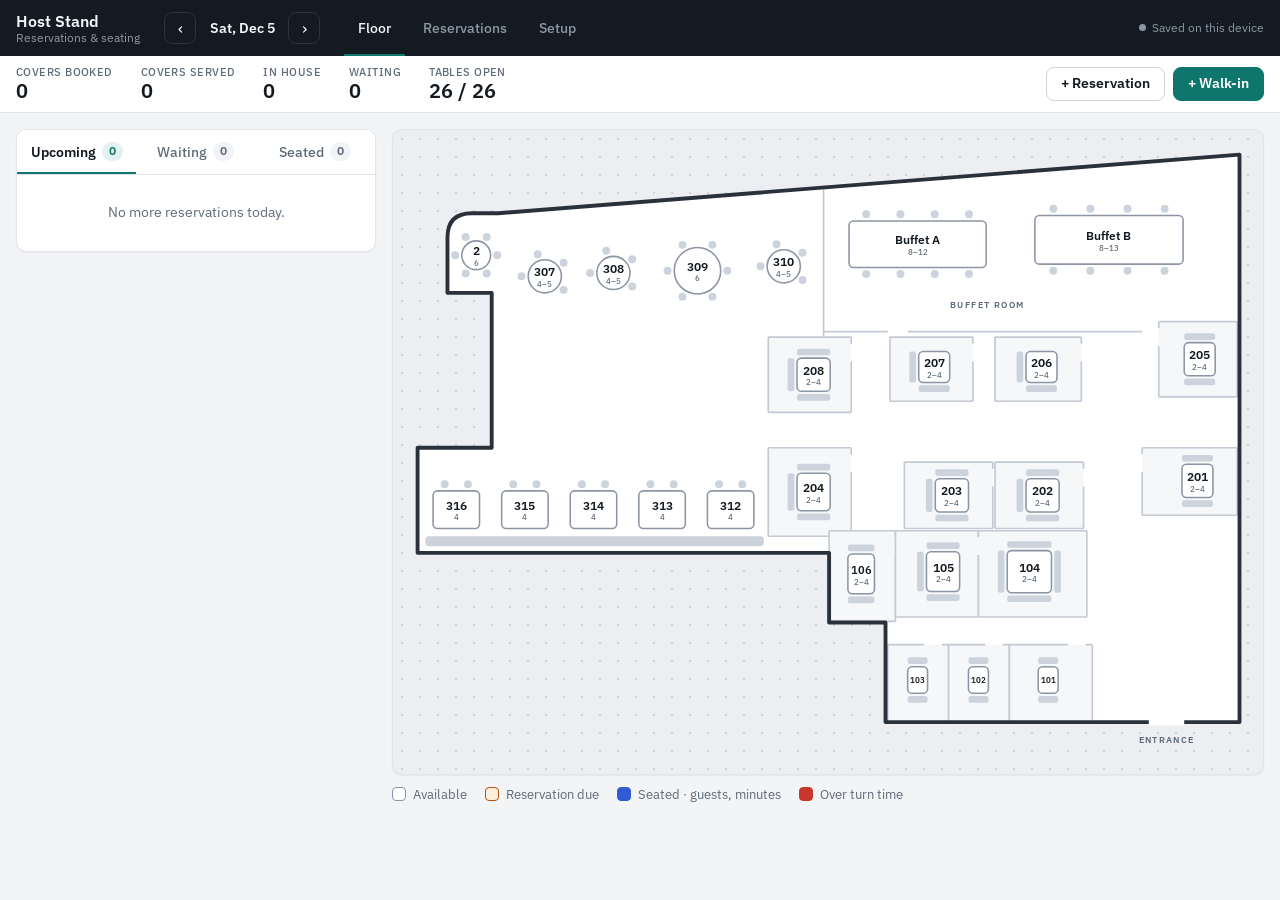
<file: host-stand/index.html>
<!doctype html>
<html lang="en">
<head>
<meta charset="utf-8">
<meta name="viewport" content="width=device-width,initial-scale=1,viewport-fit=cover">
<title>Host Stand</title>
<link rel="preconnect" href="https://fonts.googleapis.com">
<link rel="preconnect" href="https://fonts.gstatic.com" crossorigin>
<link rel="stylesheet" href="https://fonts.googleapis.com/css2?family=IBM+Plex+Sans:wght@400;500;600;700&display=swap">
<style>
/* Tokens. Neutrals lean slightly cool; teal is the one accent. Status colours
   (available / arriving / seated / over time) are separate from the accent. */
:root{
  color-scheme:light;
  --bg:#F3F4F6; --surface:#FFFFFF; --surface-2:#F1F3F6; --ink:#141A21; --muted:#5F6B7A; --line:#E1E5EA; --line-2:#CDD3DA;
  --bar:#141A21; --bar-ink:#F3F5F8; --bar-muted:#8D97A5; --bar-line:#2A333E; --bar-2:#1F2731;
  --accent:#0F766E; --accent-ink:#FFFFFF; --accent-soft:#E2F2EF;
  --open:#15803D; --open-bg:#E3F4E8;
  --seated:#2F5BD3; --seated-bg:#E6ECFB; --seated-fill:#2F5BD3;
  --held:#B45309; --held-bg:#FDF0DB;
  --late:#C8372D; --late-bg:#FBE4E1; --late-fill:#C8372D;
  --canvas:#ECEEF1; --room:#FFFFFF; --booth:#F6F7F9; --wall:#2A313B; --partition:#C3CAD3; --seat:#CCD3DC;
  --t-fill:#FFFFFF; --t-line:#8B95A3; --on-status:#FFFFFF;
  --shadow-sm:0 1px 2px rgba(16,24,40,.06); --shadow:0 1px 3px rgba(16,24,40,.08),0 8px 24px rgba(16,24,40,.06);
  --f-ui:"IBM Plex Sans",system-ui,-apple-system,"Segoe UI",Roboto,sans-serif;
  --f-num:"IBM Plex Sans",system-ui,-apple-system,"Segoe UI",Roboto,sans-serif;
}
@media (prefers-color-scheme:dark){
  :root:not([data-theme="light"]){
    color-scheme:dark;
    --bg:#0E1216; --surface:#161B21; --surface-2:#1D232B; --ink:#E6EAEE; --muted:#95A0AE; --line:#262E37; --line-2:#333C47;
    --bar:#0A0D11; --bar-ink:#E6EAEE; --bar-muted:#7F8A98; --bar-line:#222A33; --bar-2:#161C23;
    --accent:#2DB3A5; --accent-ink:#06201D; --accent-soft:#12302D;
    --open:#4CC47A; --open-bg:#132B1D;
    --seated:#7C9DF2; --seated-bg:#18233F; --seated-fill:#3E67D6;
    --held:#F0A64A; --held-bg:#35260F;
    --late:#F07468; --late-bg:#3A1A17; --late-fill:#C0463B;
    --canvas:#0F1318; --room:#161B21; --booth:#1B2128; --wall:#7C8796; --partition:#343D48; --seat:#3A4450;
    --t-fill:#232A33; --t-line:#5A6573; --on-status:#FFFFFF;
    --shadow-sm:0 1px 2px rgba(0,0,0,.4); --shadow:0 1px 3px rgba(0,0,0,.4),0 8px 24px rgba(0,0,0,.3);
  }
}
:root[data-theme="dark"]{
  color-scheme:dark;
  --bg:#0E1216; --surface:#161B21; --surface-2:#1D232B; --ink:#E6EAEE; --muted:#95A0AE; --line:#262E37; --line-2:#333C47;
  --bar:#0A0D11; --bar-ink:#E6EAEE; --bar-muted:#7F8A98; --bar-line:#222A33; --bar-2:#161C23;
  --accent:#2DB3A5; --accent-ink:#06201D; --accent-soft:#12302D;
  --open:#4CC47A; --open-bg:#132B1D;
  --seated:#7C9DF2; --seated-bg:#18233F; --seated-fill:#3E67D6;
  --held:#F0A64A; --held-bg:#35260F;
  --late:#F07468; --late-bg:#3A1A17; --late-fill:#C0463B;
  --canvas:#0F1318; --room:#161B21; --booth:#1B2128; --wall:#7C8796; --partition:#343D48; --seat:#3A4450;
  --t-fill:#232A33; --t-line:#5A6573; --on-status:#FFFFFF;
  --shadow-sm:0 1px 2px rgba(0,0,0,.4); --shadow:0 1px 3px rgba(0,0,0,.4),0 8px 24px rgba(0,0,0,.3);
}
*{box-sizing:border-box}
html,body{height:100%}
body{margin:0;background:var(--bg);color:var(--ink);font:14px/1.45 var(--f-ui);-webkit-font-smoothing:antialiased;font-variant-numeric:tabular-nums}
button,input,select,textarea{font:inherit;color:inherit}
[hidden]{display:none!important}
.num{font-variant-numeric:tabular-nums}
:focus-visible{outline:2px solid var(--accent);outline-offset:2px}
.app{min-height:100%;display:flex;flex-direction:column}

/* App bar */
.bar{position:sticky;top:env(safe-area-inset-top,0px);z-index:20;background:var(--bar);color:var(--bar-ink);
  padding-block:0;padding-inline:16px;display:flex;flex-wrap:wrap;align-items:center;gap:0 24px;min-height:56px}
.brand{display:flex;flex-direction:column;line-height:1.15;min-width:0;padding-block:8px}
.brand b{font-weight:600;font-size:16px;white-space:nowrap;overflow:hidden;text-overflow:ellipsis}
.brand span{font-size:11.5px;color:var(--bar-muted)}
.datebar{display:flex;align-items:center;gap:2px;padding-block:8px}
.datebar .d{font-weight:600;font-size:14px;min-width:11ch;text-align:center}
.iconbtn{border:1px solid var(--line);background:var(--surface);border-radius:8px;width:32px;height:32px;cursor:pointer;display:grid;place-items:center;font-size:17px;line-height:1;color:var(--ink)}
.iconbtn:hover{background:var(--surface-2)}
.bar .iconbtn{background:transparent;border-color:var(--bar-line);color:var(--bar-ink)}
.bar .iconbtn:hover{background:var(--bar-2)}
.bar .btn{background:transparent;border-color:var(--bar-line);color:var(--bar-ink)}
.bar .btn:hover{background:var(--bar-2)}
.tabs{display:flex;align-self:stretch;gap:4px}
.tabs button{border:0;background:transparent;padding:0 14px;cursor:pointer;font-weight:500;font-size:14px;color:var(--bar-muted);border-bottom:2px solid transparent;border-top:2px solid transparent}
.tabs button:hover{color:var(--bar-ink)}
.tabs button[aria-selected="true"]{color:var(--bar-ink);border-bottom-color:var(--accent)}
.mode{margin-left:auto;font-size:12px;color:var(--bar-muted);display:flex;align-items:center;gap:6px;padding-block:8px}
.mode::before{content:"";width:7px;height:7px;border-radius:50%;background:var(--bar-muted)}
.mode.live::before{background:#3CCB7F}

/* Toolbar: the shift at a glance, and the two things a host does most */
.toolbar{display:flex;flex-wrap:wrap;align-items:center;gap:12px 16px;padding-block:10px;padding-inline:16px;background:var(--surface);border-bottom:1px solid var(--line)}
.kpis{display:flex;flex-wrap:wrap;gap:4px 28px}
.kpi{display:flex;flex-direction:column;line-height:1.15}
.kpi span{font-size:11px;font-weight:500;letter-spacing:.04em;text-transform:uppercase;color:var(--muted)}
.kpi b{font-size:20px;font-weight:600}
.kpi.warn b{color:var(--late)}
.toolbar .actions{margin-left:auto;display:flex;gap:8px}

main{flex:1;padding-block:16px;padding-inline:16px}

/* Floor view: list on the left, plan on the right */
.floorview{display:grid;grid-template-columns:360px minmax(0,1fr);gap:16px;align-items:start}
@media (max-width:1000px){.floorview{grid-template-columns:minmax(0,1fr)}.floorview .rail{order:2}}
.panel{background:var(--surface);border:1px solid var(--line);border-radius:10px;box-shadow:var(--shadow-sm);overflow:hidden}
.rail{position:sticky;top:calc(env(safe-area-inset-top,0px) + 72px);max-height:calc(100dvh - 150px);display:flex;flex-direction:column}
@media (max-width:1000px){.rail{position:static;max-height:none}}
.railtabs{display:grid;grid-template-columns:repeat(3,1fr);border-bottom:1px solid var(--line);background:var(--surface)}
.railtabs button{border:0;background:transparent;padding:12px 8px 10px;cursor:pointer;font-weight:500;color:var(--muted);border-bottom:2px solid transparent;display:flex;justify-content:center;align-items:center;gap:6px}
.railtabs button[aria-selected="true"]{color:var(--ink);border-bottom-color:var(--accent);font-weight:600}
.count{font-size:11.5px;font-weight:600;background:var(--surface-2);border-radius:999px;padding:1px 7px;color:var(--muted);min-width:20px;text-align:center}
.railtabs button[aria-selected="true"] .count{background:var(--accent-soft);color:var(--accent)}
.list{list-style:none;margin:0;padding:0;overflow:auto}
.row{display:grid;grid-template-columns:58px minmax(0,1fr);gap:2px 12px;padding:12px 14px;border-bottom:1px solid var(--line);cursor:pointer}
.row:last-child{border-bottom:0}
.row:hover{background:var(--surface-2)}
.row .t{font-weight:600;font-size:15px;line-height:1.2}
.row .t small{display:block;font-weight:500;font-size:11.5px;color:var(--muted);margin-top:2px}
.row .t small.bad{color:var(--late)}
.row .who{min-width:0}
.row .name{display:flex;align-items:center;gap:8px;font-weight:600;font-size:14.5px}
.pax{display:inline-flex;align-items:center;gap:3px;font-size:12px;font-weight:600;color:var(--muted);background:var(--surface-2);border-radius:6px;padding:1px 6px}
.pax svg{width:11px;height:11px;fill:currentColor}
.tag-table{font-size:12px;font-weight:600;color:var(--ink);border:1px solid var(--line-2);border-radius:6px;padding:0 6px}
.row .meta{font-size:12.5px;color:var(--muted);margin-top:2px}
.row .acts{grid-column:2;display:flex;flex-wrap:wrap;gap:6px;margin-top:8px}
.none{padding:28px 16px;color:var(--muted);font-size:13.5px;text-align:center}

.floorcol{min-width:0}
.floorwrap{position:relative;border-radius:10px;border:1px solid var(--line);background-color:var(--canvas);
  background-image:radial-gradient(var(--line-2) 1px,transparent 1.2px);background-size:18px 18px;overflow:hidden;box-shadow:var(--shadow-sm)}
.floor{position:relative;padding:8px}
.floor svg{display:block;width:100%;height:auto;max-height:max(520px,calc(100dvh - 210px));margin-inline:auto;user-select:none;-webkit-user-select:none}
.plan-floor{fill:var(--room)}
.plan-wall{fill:none;stroke:var(--wall);stroke-width:3.5;stroke-linejoin:round}
.plan-thin{fill:none;stroke:var(--partition);stroke-width:1.5}
.booth-floor{fill:var(--booth)}
.plan-label{font:600 8px var(--f-ui);letter-spacing:.16em;fill:var(--muted)}
.entrance{fill:var(--muted);font:600 8.5px var(--f-ui);letter-spacing:.14em}
.seat,.bench{fill:var(--seat)}
.tbl{cursor:pointer}
.tbl .hit{fill:transparent}
.tbl .top{fill:var(--t-fill);stroke:var(--t-line);stroke-width:1.4}
.tbl .tl{font:600 11px var(--f-ui);fill:var(--ink);text-anchor:middle;dominant-baseline:central;pointer-events:none}
.tbl .ts{font:500 7px var(--f-ui);fill:var(--muted);text-anchor:middle;dominant-baseline:central;pointer-events:none}
.tbl:hover .top{stroke:var(--ink)}
.tbl.held .top{fill:var(--held-bg);stroke:var(--held);stroke-width:1.8}
.tbl.held .tl,.tbl.held .ts{fill:var(--held)}
.tbl.seated .top{fill:var(--seated-fill);stroke:var(--seated-fill)}
.tbl.late .top{fill:var(--late-fill);stroke:var(--late-fill)}
.tbl.seated .tl,.tbl.seated .ts,.tbl.late .tl,.tbl.late .ts{fill:var(--on-status)}
.tbl.picked .top{stroke:var(--accent);stroke-width:3}
.tbl.picked .hit{fill:var(--accent);opacity:.14}
.floor.picking .tbl.seated,.floor.picking .tbl.late{opacity:.3;cursor:not-allowed}
.floor.editing .tbl{cursor:grab;touch-action:none}
.floor.editing .tbl .top{stroke-dasharray:4 3}
.legend{display:flex;flex-wrap:wrap;gap:6px 18px;margin-top:10px;font-size:12.5px;color:var(--muted)}
.legend span{display:inline-flex;align-items:center;gap:7px}
.legend i{width:14px;height:14px;border-radius:4px;border:1.5px solid}
.empty-floor{position:absolute;inset:0;display:grid;place-items:center;text-align:center;padding:24px;background:color-mix(in srgb,var(--bg) 75%,transparent)}

.banner{display:flex;flex-wrap:wrap;align-items:center;gap:10px 12px;padding:12px 14px;border-radius:10px;background:var(--surface);border:1px solid var(--line);border-left:4px solid var(--accent);box-shadow:var(--shadow-sm);margin-bottom:12px}
.banner p{margin:0;flex:1 1 220px}
.banner.edit{border-left-color:var(--held)}

.chip{display:inline-block;font-size:11px;font-weight:600;padding:1px 7px;border-radius:5px;background:var(--surface-2);color:var(--muted);margin-right:4px;vertical-align:1px}
.chip.warn{background:var(--late-bg);color:var(--late)}
.chip.st-booked{background:var(--held-bg);color:var(--held)}
.chip.st-waiting{background:var(--accent-soft);color:var(--accent)}
.chip.st-seated{background:var(--seated-bg);color:var(--seated)}
.chip.st-done{background:var(--open-bg);color:var(--open)}
.chip.st-noshow,.chip.st-cancelled,.chip.st-left{background:var(--late-bg);color:var(--late)}

.btn{display:inline-flex;align-items:center;justify-content:center;gap:6px;border:1px solid var(--line-2);background:var(--surface);border-radius:8px;height:34px;padding:0 14px;font-size:13.5px;font-weight:600;cursor:pointer;white-space:nowrap;color:var(--ink)}
.btn:hover{background:var(--surface-2)}
.btn.primary{background:var(--accent);border-color:var(--accent);color:var(--accent-ink)}
.btn.primary:hover{filter:brightness(1.07)}
.btn.danger{color:var(--late);border-color:color-mix(in srgb,var(--late) 45%,transparent)}
.btn.small{height:28px;padding:0 10px;font-size:12.5px}
.btn:disabled{opacity:.45;cursor:not-allowed}

/* Reservations */
.bookhead{display:flex;flex-wrap:wrap;align-items:center;gap:12px;margin-bottom:14px}
.bookhead h1{margin:0;font-weight:600;font-size:20px;text-wrap:balance}
.filters{display:flex;flex-wrap:wrap;gap:4px;background:var(--surface-2);padding:3px;border-radius:9px;border:1px solid var(--line)}
.filters button{border:0;background:transparent;border-radius:7px;padding:5px 12px;font-size:13px;font-weight:500;cursor:pointer;color:var(--muted)}
.filters button[aria-pressed="true"]{background:var(--surface);color:var(--ink);box-shadow:var(--shadow-sm)}
.slots{display:flex;align-items:flex-end;justify-content:center;gap:4px;height:84px;padding:10px 12px 0;background:var(--surface);border:1px solid var(--line);border-radius:10px;margin-bottom:14px;overflow-x:auto;box-shadow:var(--shadow-sm)}
.slot{flex:1 0 26px;max-width:52px;display:flex;flex-direction:column;align-items:center;justify-content:flex-end;height:100%;gap:3px}
.slot i{display:block;width:100%;background:var(--accent);border-radius:3px 3px 0 0}
.slot b{font-size:11px;font-weight:600;color:var(--ink)}
.slot span{font-size:10.5px;color:var(--muted);padding-bottom:5px;min-height:20px}
.tablewrap{overflow-x:auto;background:var(--surface);border:1px solid var(--line);border-radius:10px;box-shadow:var(--shadow-sm)}
table.book{width:100%;border-collapse:collapse;font-size:13.5px;min-width:760px}
.book th{text-align:left;font-size:11px;letter-spacing:.05em;text-transform:uppercase;color:var(--muted);font-weight:600;padding:10px 14px;border-bottom:1px solid var(--line);background:var(--surface-2)}
.book td{padding:11px 14px;border-bottom:1px solid var(--line);vertical-align:top}
.book tr:last-child td{border-bottom:0}
.book tbody tr{cursor:pointer}
.book tbody tr:hover{background:var(--surface-2)}
.book td.tm{font-weight:600;white-space:nowrap}
.book td.notes{color:var(--muted);max-width:280px}
.book tr.gone td{opacity:.5}

/* Setup */
.setup{display:grid;grid-template-columns:repeat(auto-fit,minmax(min(100%,340px),1fr));gap:16px;align-items:start}
.panel h2{display:flex;align-items:center;gap:8px;margin:0;padding:12px 16px;font-weight:600;font-size:14.5px;border-bottom:1px solid var(--line)}
.panel h2 .btn{margin-left:auto}
.setup .panel .body{padding:16px;display:flex;flex-direction:column;gap:14px}
.field{display:flex;flex-direction:column;gap:5px}
.field label,.lbl{font-size:12px;font-weight:500;color:var(--muted)}
.field input,.field select,.field textarea{border:1px solid var(--line-2);background:var(--surface);border-radius:8px;height:36px;padding:0 10px;min-width:0;width:100%}
.field textarea{height:auto;padding:8px 10px;resize:vertical;min-height:64px}
.field input:focus,.field select:focus,.field textarea:focus,.trow input:focus,.trow select:focus{outline:none;border-color:var(--accent);box-shadow:0 0 0 3px var(--accent-soft)}
.grid2{display:grid;grid-template-columns:1fr 1fr;gap:12px}
.grid3{display:grid;grid-template-columns:repeat(3,1fr);gap:12px}
.trow{display:grid;grid-template-columns:minmax(0,1fr) 62px 62px minmax(0,1.2fr) minmax(0,1.2fr) minmax(0,1.3fr) 32px;gap:6px;align-items:center;min-width:640px}
.setup .panel.wide{grid-column:1/-1}
.trows{overflow-x:auto;display:flex;flex-direction:column;gap:6px}
.trow input,.trow select{border:1px solid var(--line-2);background:var(--surface);border-radius:7px;height:32px;padding:0 8px;width:100%;min-width:0}
.hint{font-size:13px;color:var(--muted);margin:0}
.btnrow{display:flex;flex-wrap:wrap;gap:8px}

/* Dialogs */
dialog{border:1px solid var(--line);border-radius:12px;padding:0;background:var(--surface);color:var(--ink);width:min(560px,calc(100vw - 32px));box-shadow:0 24px 64px rgba(0,0,0,.28)}
dialog::backdrop{background:rgba(10,14,18,.5)}
dialog form,dialog .dbody{padding:20px;display:flex;flex-direction:column;gap:14px}
dialog h3{margin:0;font-weight:600;font-size:18px}
.seg{display:inline-flex;background:var(--surface-2);border:1px solid var(--line);border-radius:9px;padding:3px;gap:2px;align-self:flex-start}
.seg button{border:0;background:transparent;padding:6px 14px;border-radius:7px;font-weight:500;cursor:pointer;color:var(--muted)}
.seg button[aria-pressed="true"]{background:var(--surface);color:var(--ink);box-shadow:var(--shadow-sm);font-weight:600}
.sizes{display:flex;flex-wrap:wrap;gap:6px}
.sizes button{width:40px;height:40px;border:1px solid var(--line-2);background:var(--surface);border-radius:8px;font-weight:600;font-size:15px;cursor:pointer}
.sizes button:hover{background:var(--surface-2)}
.sizes button[aria-pressed="true"]{background:var(--accent);color:var(--accent-ink);border-color:var(--accent)}
.sizes input{width:64px;height:40px;border:1px solid var(--line-2);border-radius:8px;padding:0 8px;background:var(--surface)}
.tags{display:flex;flex-wrap:wrap;gap:6px}
.tags label{display:inline-flex;align-items:center;gap:6px;border:1px solid var(--line-2);border-radius:7px;padding:5px 10px;font-size:13px;cursor:pointer}
.tags label:has(input:checked){border-color:var(--accent);background:var(--accent-soft)}
.tags input{margin:0;accent-color:var(--accent)}
.dfoot{display:flex;flex-wrap:wrap;gap:8px;justify-content:flex-end;padding-top:6px;border-top:1px solid var(--line);margin-top:2px;padding-top:14px}
.dfoot .left{margin-right:auto}
.kv{display:grid;grid-template-columns:auto 1fr;gap:6px 16px;font-size:14px}
.kv dt{color:var(--muted)}
.kv dd{margin:0}

.toast{position:fixed;left:50%;bottom:calc(20px + env(safe-area-inset-bottom,0px));transform:translateX(-50%);background:var(--bar);color:var(--bar-ink);padding:10px 16px;border-radius:9px;font-weight:500;font-size:13.5px;z-index:50;box-shadow:var(--shadow);max-width:calc(100vw - 32px)}
@media (max-width:760px){
  .bar{gap:0 12px}
  .tabs{order:5;width:100%}
  .tabs button{flex:1;padding-block:10px}
  .mode{display:none}
  .toolbar .actions{margin-left:0;width:100%}
  .toolbar .actions .btn{flex:1}
  .grid3{grid-template-columns:1fr 1fr}
}
@media (prefers-reduced-motion:reduce){*{transition:none!important}}
</style>
</head>
<body>
<div class="app">
  <header class="bar">
    <div class="brand"><b id="rname">Host Stand</b><span>Reservations &amp; seating</span></div>
    <div class="datebar">
      <button class="iconbtn" id="prevDay" aria-label="Previous day">‹</button>
      <div class="d" id="dateLabel"></div>
      <button class="iconbtn" id="nextDay" aria-label="Next day">›</button>
      <button class="btn small" id="todayBtn">Today</button>
    </div>
    <nav class="tabs" role="tablist">
      <button role="tab" data-view="floor" aria-selected="true">Floor</button>
      <button role="tab" data-view="book" aria-selected="false">Reservations</button>
      <button role="tab" data-view="setup" aria-selected="false">Setup</button>
    </nav>
    <span class="mode" id="mode"></span>
  </header>
  <div class="toolbar">
    <div class="kpis" id="stats"></div>
    <div class="actions">
      <button class="btn" id="addRes">+ Reservation</button>
      <button class="btn primary" id="addWalkin">+ Walk-in</button>
    </div>
  </div>

  <main>
    <section id="view-floor">
      <div class="floorview">
        <aside class="rail panel">
          <div class="railtabs" id="railTabs" role="tablist"></div>
          <ul class="list" id="railList"></ul>
        </aside>
        <div class="floorcol">
          <div id="floorBanner"></div>
          <div class="floorwrap"><div class="floor" id="floor"></div></div>
          <div class="legend">
            <span><i style="border-color:var(--t-line);background:var(--t-fill)"></i>Available</span>
            <span><i style="border-color:var(--held);background:var(--held-bg)"></i>Reservation due</span>
            <span><i style="border-color:var(--seated-fill);background:var(--seated-fill)"></i>Seated · guests, minutes</span>
            <span><i style="border-color:var(--late-fill);background:var(--late-fill)"></i>Over turn time</span>
          </div>
        </div>
      </div>
    </section>

    <section id="view-book" hidden>
      <div class="bookhead">
        <h1 id="bookTitle">Reservations</h1>
        <div class="filters" id="filters"></div>

      </div>
      <div class="slots" id="slots" aria-label="Covers booked per half hour"></div>
      <div class="tablewrap">
        <table class="book">
          <thead><tr><th>Time</th><th>Name</th><th>Guests</th><th>Phone</th><th>Table</th><th>Status</th><th>Notes</th></tr></thead>
          <tbody id="bookBody"></tbody>
        </table>
      </div>
    </section>

    <section id="view-setup" hidden>
      <div class="setup">
        <div class="panel">
          <h2>Restaurant</h2>
          <div class="body">
            <div class="field"><label for="setName">Name shown at the top</label><input id="setName" maxlength="60"></div>
            <div class="grid2">
              <div class="field"><label for="setTurn">Turn time (min)</label><input id="setTurn" type="number" min="15" max="300" step="5"></div>
              <div class="field"><label for="setHold">Hold table before res (min)</label><input id="setHold" type="number" min="0" max="180" step="5"></div>
            </div>
            <div class="field"><label for="setOrient">Show the floor</label><select id="setOrient"></select></div>
            <p class="hint">Turn time turns a table red once a party has been seated that long. Hold time marks a table as held when a reservation assigned to it is that close.</p>
            <p class="hint" id="storageNote"></p>
          </div>
        </div>
        <div class="panel">
          <h2>Your data</h2>
          <div class="body">
            <p class="hint">Everything the host writes is yours. Export the full history as CSV for reporting, or take a JSON backup you can restore on another device.</p>
            <div class="btnrow">
              <button class="btn" id="exportCsv">Export history (CSV)</button>
              <button class="btn" id="backup">Backup (JSON)</button>
              <label class="btn" for="importFile">Restore backup</label>
              <input type="file" id="importFile" accept="application/json,.json" hidden>
            </div>
          </div>
        </div>
        <div class="panel wide">
          <h2>Tables <span class="count" id="tblCount">0</span><button class="btn small" id="arrange">Arrange floor</button></h2>
          <div class="body">
            <p class="hint">Seats is the normal count. Max is the most it takes with an added chair (leave blank if none). Tables with the same name under Pushes together can be joined for a big party, and the app suggests them when seating.</p>
            <div class="trows">
              <div class="trow lbl"><span>Name</span><span>Seats</span><span>Max</span><span>Section</span><span>Pushes together</span><span>Shape</span><span></span></div>
              <div id="tableRows" style="display:flex;flex-direction:column;gap:6px"></div>
            </div>
            <div class="btnrow"><button class="btn" id="addTable">+ Add table</button></div>
          </div>
        </div>
      </div>
    </section>
  </main>

  <dialog id="partyDlg">
    <form id="partyForm" method="dialog">
      <h3 id="pTitle">New reservation</h3>
      <div class="seg" id="pType">
        <button type="button" data-v="res" aria-pressed="true">Reservation</button>
        <button type="button" data-v="walkin" aria-pressed="false">Walk-in</button>
      </div>
      <div class="field"><label for="pName">Name</label><input id="pName" required maxlength="60" autocomplete="off"></div>
      <div class="field"><span class="lbl">Guests</span>
        <div class="sizes" id="pSizes"></div>
      </div>
      <div class="grid3">
        <div class="field" id="pDateF"><label for="pDate">Date</label><input id="pDate" type="date"></div>
        <div class="field" id="pTimeF"><label for="pTime">Time</label><input id="pTime" type="time" step="60"></div>
        <div class="field" id="pQuoteF"><label for="pQuote">Quoted wait (min)</label><input id="pQuote" type="number" min="0" max="240" step="5"></div>
        <div class="field"><label for="pPhone">Phone</label><input id="pPhone" type="tel" maxlength="30" autocomplete="off"></div>
      </div>
      <div class="grid2">
        <div class="field"><label for="pTable">Table</label><select id="pTable"></select></div>
        <div class="field" id="pStatusF"><label for="pStatus">Status</label><select id="pStatus"></select></div>
      </div>
      <div class="field"><span class="lbl">Flags</span><div class="tags" id="pTags"></div></div>
      <div class="field"><label for="pNotes">Notes</label><textarea id="pNotes" maxlength="500" placeholder="Allergies, occasion, seating preference"></textarea></div>
      <div class="dfoot">
        <button type="button" class="btn danger left" id="pDelete">Delete</button>
        <button type="button" class="btn" id="pCancel">Cancel</button>
        <button type="submit" class="btn" id="pSave">Save</button>
        <button type="button" class="btn primary" id="pSeat">Save &amp; seat</button>
      </div>
    </form>
  </dialog>

  <dialog id="tableDlg"><div class="dbody" id="tableBody"></div></dialog>

  <div class="toast" id="toast" role="status" hidden></div>
</div>

<script>
(function(){
"use strict";
/* ------------------------------------------------------------ helpers */
const $ = (s, r = document) => r.querySelector(s);
const pad = n => String(n).padStart(2, "0");
const dayKey = d => d.getFullYear() + "-" + pad(d.getMonth() + 1) + "-" + pad(d.getDate());
const parseDay = k => { const [y, m, d] = k.split("-").map(Number); return new Date(y, m - 1, d); };
const uid = p => p + Date.now().toString(36) + Math.random().toString(36).slice(2, 7);
const esc = s => String(s == null ? "" : s).replace(/[&<>"']/g, c => ({ "&": "&amp;", "<": "&lt;", ">": "&gt;", '"': "&quot;", "'": "&#39;" }[c]));
const clamp = (v, a, b) => Math.max(a, Math.min(b, v));
const minsSince = ts => Math.max(0, Math.floor((Date.now() - ts) / 60000));
function fmtTime(hhmm){
  if (!hhmm) return "";
  const [h, m] = hhmm.split(":").map(Number);
  return ((h % 12) || 12) + ":" + pad(m) + (h < 12 ? "a" : "p");
}
function minsUntil(hhmm, date){
  const [h, m] = hhmm.split(":").map(Number);
  const t = parseDay(date); t.setHours(h, m, 0, 0);
  return Math.round((t - Date.now()) / 60000);
}
function nextQuarter(){
  const d = new Date(); d.setMinutes(Math.ceil((d.getMinutes() + 1) / 15) * 15, 0, 0);
  return pad(d.getHours()) + ":" + pad(d.getMinutes());
}

const TAGS = ["Birthday", "Anniversary", "Allergy", "High chair", "Wheelchair", "Regular", "VIP", "Patio"];
const STATUS = { booked: "Booked", waiting: "Waiting", seated: "Seated", done: "Done", noshow: "No-show", cancelled: "Cancelled", left: "Left" };
const LIVE = new Set(["booked", "waiting", "seated"]);
const DEFAULT_SETTINGS = { name: "Host Stand", turn: 90, hold: 30, orient: "auto" };
const ORIENTS = [["auto", "Fit the screen (sideways on landscape)"], ["drawn", "As drawn (tall)"], ["turned", "Turned sideways (wide)"]];

/* The restaurant's floor plan, traced from the architectural layout. All
   positions are in plan units (the layout drawing's pixels): the building is
   about 510 wide and 750 deep, front door in the left wall by 101. */
const PLAN = { x: 12, y: 30, w: 568, h: 772 };
const LAYOUT_VERSION = 4;
const ROOM = {
  // outer wall, clockwise from the top-left corner of booth 316
  outline: "M205,45 H300 V112 H440 V72 H490 Q512,72 512,94 V118 L565,788 H52 V468 H142 V417 H205 Z",
  // enclosed booths: x, y, w, h, and which wall the door is on
  booths: [
    [220, 362, 80, 75, "b"], [332, 362, 68, 75, "b"],
    [143, 417, 82, 60, "b"], [147, 477, 78, 75, "b"], [147, 552, 78, 98, "t"],
    [227, 485, 60, 80, "b"], [227, 567, 60, 80, "b"],
    [342, 472, 58, 75, "b"], [342, 567, 58, 78, "b"],
    [239, 700, 61, 86, "t"], [346, 715, 68, 71, "t"],
    [52, 470, 70, 55, "r"], [52, 525, 70, 55, "r"], [52, 580, 70, 75, "r"],
  ],
  // the couch along the left wall that seats one side of 312-316
  couches: [[209, 52, 13, 306]],
  // the buffet room: its top wall, and the partition down its left side
  walls: ["M400,412 H537", "M405,412 V470 M405,488 V700"],
  // the front door: in the left outer wall, just past booth 101
  entrance: { x: 52, y: 722, side: "l" },
  labels: [{ text: "BUFFET ROOM", x: 426, y: 560, rotate: -90 }],
};

/* max: most guests with an extra chair. min: smallest party it is for.
   join: tables that push together. */
const TABLE_RULES = {
  "307": { max: 5 }, "308": { max: 5 }, "310": { max: 5 },
  // two seats on the wall couch, two chairs on the room side
  "312": { join: "300s wall", couch: 2, sides: "r" }, "313": { join: "300s wall", couch: 2, sides: "r" },
  "314": { join: "300s wall", couch: 2, sides: "r" }, "315": { join: "300s wall", couch: 2, sides: "r" },
  "316": { join: "300s wall", couch: 2, sides: "r" },
  // every 100s and 200s booth: 2 seats, 4 when it's busy
  ...Object.fromEntries(["101", "102", "103", "104", "105", "106", "201", "202", "203", "204", "205", "206", "207", "208"].map(l => [l, { max: 4 }])),
  // the buffet room takes 8 to 25 with added chairs, across both tables
  "Buffet A": { min: 8, max: 12, join: "Buffet room" }, "Buffet B": { min: 8, max: 13, join: "Buffet room" },
};

function starterTables(){
  // label, seats, section, shape, x, y, w, h, benches (booths only)
  return [
    // 312-316: tables along the wall couch, two chairs facing each
    ["316", 4, "300s", "rect", 244, 80, 34, 42], ["315", 4, "300s", "rect", 244, 142, 34, 42],
    ["314", 4, "300s", "rect", 244, 204, 34, 42], ["313", 4, "300s", "rect", 244, 266, 34, 42],
    ["312", 4, "300s", "rect", 244, 328, 34, 42],
    ["2", 6, "300s", "round", 474, 98, 26, 26], ["307", 4, "300s", "round", 455, 160, 30, 30],
    ["308", 4, "300s", "round", 458, 222, 30, 30], ["309", 6, "300s", "round", 460, 298, 42, 42],
    ["310", 4, "300s", "round", 464, 376, 30, 30],
    ["106", 2, "100s", "booth", 186, 446, 36, 24, "lr"], ["105", 2, "100s", "booth", 188, 520, 36, 30, "tlr"],
    ["104", 2, "100s", "booth", 188, 598, 38, 40, "tblr"],
    ["103", 2, "100s", "booth", 90, 497, 24, 18, "lr"], ["102", 2, "100s", "booth", 90, 552, 24, 18, "lr"],
    ["101", 2, "100s", "booth", 90, 615, 24, 18, "lr"],
    ["204", 2, "200s", "booth", 260, 403, 34, 30, "tlr"], ["208", 2, "200s", "booth", 366, 403, 30, 30, "tlr"],
    ["203", 2, "200s", "booth", 257, 528, 30, 30, "tlr"], ["202", 2, "200s", "booth", 257, 610, 30, 30, "tlr"],
    ["207", 2, "200s", "booth", 373, 512, 28, 28, "tl"], ["206", 2, "200s", "booth", 373, 609, 28, 28, "tl"],
    ["201", 2, "200s", "booth", 270, 750, 30, 28, "lr"], ["205", 2, "200s", "booth", 380, 752, 30, 28, "lr"],
    ["Buffet A", 8, "Buffet room", "rect", 484, 497, 42, 124], ["Buffet B", 8, "Buffet room", "rect", 488, 670, 44, 134],
  ].map(([label, seats, section, shape, x, y, w, h, benches]) => ({
    id: "t_" + label.toLowerCase().replace(/[^a-z0-9]+/g, "-"), label, seats, section, shape, x, y, w, h,
    ...(benches ? { benches } : {}), ...(TABLE_RULES[label] || {}),
  }));
}

/* ------------------------------------------------------------ state */
const S = {
  settings: { ...DEFAULT_SETTINGS },
  tables: [],
  parties: [],
  date: dayKey(new Date()),
  view: "floor",
  seating: null,        // party id being seated
  pick: new Set(),      // table ids picked while seating
  editLayout: false,
  bookFilter: "all",
  railTab: "upcoming",
  store: null,
  loaded: false,
};
const isToday = () => S.date === dayKey(new Date());
const tableById = id => S.tables.find(t => t.id === id);
const partyById = id => S.parties.find(p => p.id === id);
const tableLabels = ids => (ids || []).map(id => (tableById(id) || {}).label || "?").join("+");

/* ------------------------------------------------------------ storage
   Two backends with one interface. Inside a claude.ai artifact the shared
   document store keeps every device on the same book, live. Anywhere else
   (opened from disk, or hosted) it is this browser's localStorage. */
function localStore(){
  const K = "host-stand:v1";
  const read = () => { try { return JSON.parse(localStorage.getItem(K) || "null"); } catch (e) { return null; } };
  let d = read() || {};
  d.parties = d.parties || {};
  let fresh = false;
  if (!Array.isArray(d.tables) || d.layout !== LAYOUT_VERSION) { d.tables = starterTables(); d.layout = LAYOUT_VERSION; fresh = true; }
  const subs = new Set();
  const fire = () => subs.forEach(f => f());
  let warned = false;
  const persist = () => {
    try { localStorage.setItem(K, JSON.stringify(d)); }
    catch (e) { if (!warned) { toast("This browser is not saving. Take a backup from Setup."); warned = true; } }
  };
  const write = () => { persist(); fire(); };
  if (fresh) persist();
  addEventListener("storage", e => {
    if (e.key !== K) return;
    const n = read(); if (!n) return;
    d = n; d.parties = d.parties || {}; d.tables = d.tables || []; fire();
  });
  const watch = f => { subs.add(f); f(); return () => subs.delete(f); };
  return {
    mode: "local",
    watchSettings: cb => watch(() => cb(d.settings || null)),
    watchTables: cb => watch(() => cb(d.tables.map(t => ({ ...t })))),
    watchParties: (date, cb) => watch(() => cb(Object.values(d.parties).filter(p => p.date === date).map(p => ({ ...p })))),
    saveSettings: async s => { d.settings = s; write(); },
    saveTable: async t => { const i = d.tables.findIndex(x => x.id === t.id); if (i < 0) d.tables.push(t); else d.tables[i] = t; write(); },
    deleteTable: async id => { d.tables = d.tables.filter(t => t.id !== id); write(); },
    saveParty: async p => { d.parties[p.id] = p; write(); },
    deleteParty: async id => { delete d.parties[id]; write(); },
    allParties: async () => Object.values(d.parties),
  };
}

function sharedStore(db){
  const chains = new Map();
  // One write at a time per document, in order.
  const serial = (key, fn) => {
    const next = (chains.get(key) || Promise.resolve()).catch(() => {}).then(fn);
    chains.set(key, next);
    return next;
  };
  const onErr = e => { if (e && e.code !== "revoked") toast("Lost the live connection. Reload the page."); };
  const docs = q => q.docs.map(x => ({ ...x.data(), id: x.id }));
  return {
    mode: "shared",
    watchSettings: cb => db.doc("config/settings").onSnapshot(s => cb(s.exists ? { ...s.data() } : null), onErr),
    watchTables: cb => db.collection("tables").onSnapshot(q => cb(docs(q)), onErr),
    watchParties: (date, cb) => db.collection("parties").where("date", "==", date).onSnapshot(q => cb(docs(q)), onErr),
    saveSettings: s => serial("config/settings", () => db.doc("config/settings").set(s)),
    saveTable: t => serial("tables/" + t.id, () => db.collection("tables").doc(t.id).set(t)),
    deleteTable: id => serial("tables/" + id, () => db.collection("tables").doc(id).delete()),
    saveParty: p => serial("parties/" + p.id, () => db.collection("parties").doc(p.id).set(p)),
    deleteParty: id => serial("parties/" + id, () => db.collection("parties").doc(id).delete()),
    allParties: async () => docs(await db.collection("parties").orderBy("date", "desc").limit(1000).get()),
  };
}

let unsubParties = null;
function watchDate(){
  if (unsubParties) unsubParties();
  unsubParties = S.store.watchParties(S.date, ps => { S.parties = ps; render(); });
}

async function savePartyNow(p){
  const i = S.parties.findIndex(x => x.id === p.id);
  if (p.date === S.date) { if (i < 0) S.parties.push(p); else S.parties[i] = p; }
  else if (i >= 0) S.parties.splice(i, 1);
  render();
  try { await S.store.saveParty(p); } catch (e) { toast("Could not save " + p.name + ". Try again."); }
}
async function saveTableNow(t){
  const i = S.tables.findIndex(x => x.id === t.id);
  if (i < 0) S.tables.push(t); else S.tables[i] = t;
  render();
  try { await S.store.saveTable(t); } catch (e) { toast("Could not save table " + t.label + "."); }
}

/* ------------------------------------------------------------ table state */
function tableState(t){
  const seated = S.parties.find(p => p.status === "seated" && (p.tableIds || []).includes(t.id));
  if (seated) {
    const m = minsSince(seated.seatedAt || Date.now());
    return { kind: m >= S.settings.turn ? "late" : "seated", party: seated, m };
  }
  const booked = S.parties
    .filter(p => (p.status === "booked" || p.status === "waiting") && p.time && (p.tableIds || []).includes(t.id))
    .map(p => ({ p, d: minsUntil(p.time, p.date) }))
    .sort((a, b) => a.d - b.d);
  if (!isToday()) return booked.length ? { kind: "held", party: booked[0].p } : { kind: "open" };
  const soon = booked.find(x => x.d <= S.settings.hold && x.d >= -45);
  if (soon) return { kind: "held", party: soon.p, d: soon.d };
  return { kind: "open", next: booked.find(x => x.d > 0) };
}
/* The plan can be shown turned a quarter-turn anticlockwise (entrance on the
   right) so it fills a landscape screen. Positions are always stored as drawn. */
function isTurned(){
  const o = S.settings.orient || "drawn";
  return o === "turned" || (o === "auto" && innerWidth > innerHeight && innerWidth > 1000);
}
const SHAPE_ALIAS = { square: "rect", tall: "rect" };
const shapeOf = t => SHAPE_ALIAS[t.shape] || t.shape || "rect";
function dims(t){
  if (t.w && t.h) return { w: t.w, h: t.h };
  const n = Math.max(t.seats || 2, 2), sh = shapeOf(t);
  if (sh === "round") { const d = 18 + n * 3.5; return { w: d, h: d }; }
  if (sh === "booth") return { w: 32, h: 28 };
  return n <= 4 ? { w: 30, h: 30 } : { w: 30, h: 12 + Math.ceil(n / 2) * 13 };
}

/* Chairs and benches for one table, centred on 0,0. Chairs you can add
   (up to the table's max) are drawn dashed. */
function seatsSvg(t){
  const { w, h } = dims(t), sh = shapeOf(t), n = t.seats || 0, all = maxOf(t);
  // chairs are plain dots; only the regular seats are drawn (extra chairs show in the "4–5" count)
  const chair = (x, y, rot, extra) => extra ? "" : `<circle class="seat" cx="${x.toFixed(1)}" cy="${y.toFixed(1)}" r="3.6"/>`;
  let out = "";
  if (sh === "booth") {
    const b = t.benches || "lr", g = 2.5, d = 6;
    if (b.includes("l")) out += `<rect class="bench" x="${-w / 2 - g - d}" y="${-h / 2}" width="${d}" height="${h}" rx="2"/>`;
    if (b.includes("r")) out += `<rect class="bench" x="${w / 2 + g}" y="${-h / 2}" width="${d}" height="${h}" rx="2"/>`;
    if (b.includes("t")) out += `<rect class="bench" x="${-w / 2}" y="${-h / 2 - g - d}" width="${w}" height="${d}" rx="2"/>`;
    if (b.includes("b")) out += `<rect class="bench" x="${-w / 2}" y="${h / 2 + g}" width="${w}" height="${d}" rx="2"/>`;
    return out;
  }
  if (sh === "round") {
    const r = w / 2 + 6;
    for (let i = 0; i < all; i++) {
      const a = -Math.PI / 2 + i * 2 * Math.PI / all;
      out += chair(Math.cos(a) * r, Math.sin(a) * r, a * 180 / Math.PI + 90, i >= n);
    }
    return out;
  }
  // long table: chairs down both long sides (or only the sides named in
  // t.sides, when the rest of the seats are on a couch), extras at the ends
  const vertical = h >= w, len = vertical ? h : w;
  const chairs = Math.max(0, Math.min(all, n) - (+t.couch || 0)), side = Math.ceil(chairs / 2);
  let perSide = [side, chairs - side];
  if (t.sides) perSide = [/[lt]/.test(t.sides) ? chairs : 0, /[rb]/.test(t.sides) ? chairs : 0];
  [-1, 1].forEach((sgn, k) => {
    const m = perSide[k];
    for (let i = 0; i < m; i++) {
      const along = -len / 2 + (i + 0.5) * len / m;
      out += vertical ? chair(sgn * (w / 2 + 6), along, sgn * 90, false) : chair(along, sgn * (h / 2 + 6), sgn > 0 ? 180 : 0, false);
    }
  });
  const extra = all - n;
  for (let i = 0; i < extra; i++) {
    // alternate ends, then add along the sides as a second row outside
    const end = i % 2 ? 1 : -1, slot = Math.floor(i / 2);
    const off = (slot - (Math.ceil(extra / 2) - 1) / 2) * 12;
    out += vertical ? chair(off, end * (h / 2 + 7), end > 0 ? 180 : 0, true) : chair(end * (w / 2 + 7), off, end * 90, true);
  }
  return out;
}

function roomSvg(){
  let out = `<path class="plan-floor" d="${ROOM.outline}"/>`;
  ROOM.booths.forEach(([x, y, w, h, door]) => {
    out += `<rect class="booth-floor" x="${x}" y="${y}" width="${w}" height="${h}"/>`;
    // partition walls with an opening on the door side
    const gap = 16, cxT = x + w - 22, cyR = y + h - 22, seg = [];
    seg.push(door === "t" ? `M${x},${y} H${cxT} M${cxT + gap},${y} H${x + w}` : `M${x},${y} H${x + w}`);
    seg.push(door === "r" ? `M${x + w},${y} V${cyR} M${x + w},${cyR + gap} V${y + h}` : `M${x + w},${y} V${y + h}`);
    seg.push(door === "b" ? `M${x + w},${y + h} H${cxT + gap} M${cxT},${y + h} H${x}` : `M${x + w},${y + h} H${x}`);
    seg.push(door === "l" ? `M${x},${y + h} V${cyR + gap} M${x},${cyR} V${y}` : `M${x},${y + h} V${y}`);
    out += `<path class="plan-thin" d="${seg.join(" ")}"/>`;
  });
  ROOM.walls.forEach(d => { out += `<path class="plan-thin" d="${d}"/>`; });
  (ROOM.couches || []).forEach(([x, y, w, h]) => { out += `<rect class="bench" x="${x + 2}" y="${y}" width="${w - 4}" height="${h}" rx="3"/>`; });
  out += `<path class="plan-wall" d="${ROOM.outline}"/>`;
  const e = ROOM.entrance;
  const side = e.side === "l";
  out += side ? `<rect x="${e.x - 3}" y="${e.y - 16}" width="6" height="32" fill="var(--room)"/>`
              : `<rect x="${e.x - 16}" y="${e.y - 3}" width="32" height="6" fill="var(--room)"/>`;
  // label sits outside the wall and always reads left to right on screen
  const lx = side ? e.x - 16 : e.x, ly = side ? e.y : e.y + 16;
  const rot = isTurned() ? 90 : side ? -90 : 0;
  out += `<g transform="translate(${lx} ${ly}) rotate(${rot})"><text class="entrance" text-anchor="middle" dominant-baseline="central">ENTRANCE</text></g>`;
  ROOM.labels.forEach(l => { out += `<text class="plan-label" text-anchor="middle" transform="translate(${l.x} ${l.y}) rotate(${isTurned() ? 90 : (l.rotate || 0)})">${esc(l.text)}</text>`; });
  return out;
}

const maxOf = t => Math.max(t.seats || 0, +t.max || 0);
const seatText = t => maxOf(t) > t.seats ? `${t.seats}–${maxOf(t)} seats` : `${t.seats} seats`;
const labelSort = (a, b) => a.label.localeCompare(b.label, undefined, { numeric: true });

/* Best places to put a party: single tables first (tightest fit), then runs
   of neighbouring tables from the same push-together group. A fit that needs
   added chairs ranks after one that doesn't. */
function suggestTables(p){
  const size = +p.size || 1;
  const free = t => { const st = tableState(t); return st.kind === "open" || (st.kind === "held" && st.party.id === p.id); };
  const out = [];
  S.tables.filter(free).forEach(t => {
    if (maxOf(t) >= size && size >= (+t.min || 0)) out.push({ ids: [t.id], seats: t.seats, max: maxOf(t), room: !!t.min });
  });
  const groups = {};
  S.tables.filter(t => t.join).forEach(t => (groups[t.join] = groups[t.join] || []).push(t));
  Object.values(groups).forEach(g => {
    g.sort(labelSort);
    for (let i = 0; i < g.length; i++) {
      let seats = 0, max = 0, min = 0, ids = [];
      for (let j = i; j < g.length && free(g[j]); j++) {
        ids.push(g[j].id); seats += g[j].seats; max += maxOf(g[j]); min = Math.max(min, +g[j].min || 0);
        if (ids.length > 1 && max >= size) { if (size >= min) out.push({ ids: ids.slice(), seats, max, room: min > 0 }); break; }
      }
    }
  });
  // empty seats cost 1 each, added chairs 1.5 each, each extra table pushed in 2.5,
  // and a private room 4 unless the party is too big for the dining room anyway
  const score = o => (o.seats >= size ? o.seats - size : (size - o.seats) * 1.5) + (o.ids.length - 1) * 2.5 + (o.room && size < 13 ? 4 : 0);
  return out.sort((a, b) => score(a) - score(b)).slice(0, 4);
}

/* ------------------------------------------------------------ render */
function render(){
  $("#rname").textContent = S.settings.name || "Host Stand";
  document.title = (S.settings.name && S.settings.name !== "Host Stand") ? S.settings.name + " · Host Stand" : "Host Stand";
  const dt = parseDay(S.date);
  $("#dateLabel").textContent = dt.toLocaleDateString(undefined, { weekday: "short", month: "short", day: "numeric" });
  $("#todayBtn").hidden = isToday();
  document.querySelectorAll(".tabs button").forEach(b => b.setAttribute("aria-selected", String(b.dataset.view === S.view)));
  ["floor", "book", "setup"].forEach(v => { $("#view-" + v).hidden = S.view !== v; });
  renderStats();
  if (S.view === "floor") { renderFloor(); renderRail(); }
  if (S.view === "book") renderBook();
  if (S.view === "setup") renderSetup();
}

function renderStats(){
  const ps = S.parties;
  const sum = arr => arr.reduce((a, p) => a + (+p.size || 0), 0);
  const res = ps.filter(p => p.type === "res" && !["cancelled"].includes(p.status));
  const seated = ps.filter(p => p.status === "seated");
  const waiting = ps.filter(p => p.status === "waiting");
  const served = ps.filter(p => p.status === "seated" || p.status === "done");
  const noshow = ps.filter(p => p.status === "noshow");
  const openT = S.tables.filter(t => tableState(t).kind === "open").length;
  $("#stats").innerHTML =
    kpi("Covers booked", sum(res)) + kpi("Covers served", sum(served)) +
    (isToday() ? kpi("In house", sum(seated)) + kpi("Waiting", waiting.length) + kpi("Tables open", openT + " / " + S.tables.length) : "") +
    (noshow.length ? kpi("No-shows", noshow.length, true) : "");
  const m = $("#mode");
  m.textContent = !S.store ? "Connecting…" : S.store.mode === "shared" ? "Live · shared across devices" : "Saved on this device";
  m.classList.toggle("live", !!S.store && S.store.mode === "shared");
}
const kpi = (l, v, warn) => `<div class="kpi${warn ? " warn" : ""}"><span>${esc(l)}</span><b>${esc(v)}</b></div>`;

function renderFloor(){
  const floor = $("#floor");
  floor.classList.toggle("picking", !!S.seating);
  floor.classList.toggle("editing", S.editLayout);
  const banner = $("#floorBanner");
  if (S.seating) {
    const p = partyById(S.seating);
    const picked = [...S.pick].map(tableById).filter(Boolean);
    const seats = picked.reduce((a, t) => a + t.seats, 0), max = picked.reduce((a, t) => a + maxOf(t), 0);
    const size = p ? +p.size : 0;
    let fit = "";
    if (picked.length) {
      fit = size <= seats ? `<span class="chip st-done">fits</span>`
        : size <= max ? `<span class="chip st-booked">fits with ${size - seats} added chair${size - seats > 1 ? "s" : ""}</span>`
        : `<span class="chip warn">${size - max} seat${size - max > 1 ? "s" : ""} short</span>`;
    }
    const sug = p ? suggestTables(p) : [];
    banner.innerHTML = `<div class="banner"><p><b>Seating ${esc(p ? p.name : "")}</b> · ${size} guests. Tap one table, or several to push together.${picked.length ? ` <b>${esc(tableLabels([...S.pick]))}</b> · ${seats === max ? seats : seats + "–" + max} seats ${fit}` : ""}</p>
      ${sug.length ? `<div class="btnrow" style="flex-basis:100%"><span class="lbl" style="align-self:center">Suggested</span>${sug.map(o => `<button class="btn small" data-act="pickSet" data-ids="${esc(o.ids.join(","))}">${esc(tableLabels(o.ids))} · ${o.seats >= size ? o.seats : o.seats + "+" + (size - o.seats)}</button>`).join("")}</div>` : p ? `<p class="hint" style="flex-basis:100%">No open table or push-together fits ${size}. Pick tables yourself.</p>` : ""}
      <button class="btn" data-act="cancelSeat">Cancel</button>
      <button class="btn primary" data-act="confirmSeat" ${S.pick.size ? "" : "disabled"}>Seat here</button></div>`;
  } else if (S.editLayout) {
    banner.innerHTML = `<div class="banner edit"><p><b>Arranging the floor.</b> Drag tables to where they sit in the room. Tap one to rename or resize it.</p>
      <button class="btn primary" data-act="doneLayout">Done</button></div>`;
  } else banner.innerHTML = "";

  const turned = isTurned();
  const vb = turned ? [PLAN.y, -(PLAN.x + PLAN.w), PLAN.h, PLAN.w] : [PLAN.x, PLAN.y, PLAN.w, PLAN.h];
  const tables = S.tables.map(t => {
    const st = tableState(t), { w, h } = dims(t), round = shapeOf(t) === "round";
    let sub = seatText(t).replace(" seats", "");
    if (st.kind === "seated" || st.kind === "late") sub = `${st.party.size}p · ${st.m}m`;
    else if (st.kind === "held") sub = fmtTime(st.party.time);
    const top = round ? `<circle class="top" r="${w / 2}"/>` : `<rect class="top" x="${-w / 2}" y="${-h / 2}" width="${w}" height="${h}" rx="4"/>`;
    const small = Math.min(w, h) < 24;
    // fit the name across the table as it appears on screen
    const across = (turned ? h : w) - 5;
    const fs = Math.min(small ? 8.5 : 11, across / (Math.max(t.label.length, 2) * 0.62));
    const fsSub = Math.min(7, across / (Math.max(sub.length, 3) * 0.55));
    const cls = ["tbl", st.kind, S.pick.has(t.id) ? "picked" : ""].join(" ");
    const who = st.party ? `, ${st.party.name}` : "";
    return `<g class="${cls}" data-id="${esc(t.id)}" transform="translate(${t.x} ${t.y})" role="button" aria-label="Table ${esc(t.label)}, ${st.kind}${esc(who)}">
      <rect class="hit" x="${-w / 2 - 10}" y="${-h / 2 - 10}" width="${w + 20}" height="${h + 20}" rx="8"/>
      ${seatsSvg(t)}${top}
      <g${turned ? ' transform="rotate(90)"' : ""}>
        <text class="tl" y="${small ? 0 : -4}" style="font-size:${fs.toFixed(1)}px">${esc(t.label)}</text>
        ${small ? "" : `<text class="ts" y="7" style="font-size:${fsSub.toFixed(1)}px">${esc(sub)}</text>`}
      </g><title>${esc(t.label)} · ${esc(seatText(t))}${st.party ? " · " + esc(st.party.name) : ""}</title></g>`;
  }).join("");
  floor.innerHTML = `<svg viewBox="${vb.join(" ")}" role="img" aria-label="Floor plan">
    <g id="planLayer"${turned ? ' transform="rotate(-90)"' : ""}>${roomSvg()}${tables}</g></svg>` +
    (S.tables.length ? "" : `<div class="empty-floor"><div><p><b>No tables yet.</b></p><p class="hint">Load the restaurant's tables onto the plan, or add them one by one in Setup.</p>
      <div class="btnrow" style="justify-content:center"><button class="btn primary" data-act="starter">Load our tables</button><button class="btn" data-act="goSetup">Go to Setup</button></div></div></div>`);
}

function partyRow(p, acts, when){
  const tags = (p.tags || []).map(t => `<span class="chip${t === "Allergy" ? " warn" : ""}">${esc(t)}</span>`).join("");
  const tbl = p.tableIds && p.tableIds.length ? `<span class="tag-table">${esc(tableLabels(p.tableIds))}</span>` : "";
  const meta = tags + esc(p.notes || "");
  return `<li class="row" data-party="${esc(p.id)}">
    <div class="t">${when}</div>
    <div class="who"><div class="name">${esc(p.name)} <span class="pax" title="${p.size} guests"><svg viewBox="0 0 16 16" aria-hidden="true"><circle cx="8" cy="4.5" r="3"/><path d="M2 15c0-3.6 2.7-6 6-6s6 2.4 6 6z"/></svg>${p.size}</span>${tbl}</div>
      ${meta ? `<div class="meta">${meta}</div>` : ""}</div>
    ${acts ? `<div class="acts">${acts}</div>` : ""}</li>`;
}

function renderRail(){
  const ps = S.parties;
  const waiting = ps.filter(p => p.status === "waiting").sort((a, b) => (a.arrivedAt || a.createdAt) - (b.arrivedAt || b.createdAt));
  const arriving = ps.filter(p => p.status === "booked").sort((a, b) => (a.time || "").localeCompare(b.time || ""));
  const seated = ps.filter(p => p.status === "seated").sort((a, b) => a.seatedAt - b.seatedAt);
  const tabs = [["upcoming", "Upcoming", arriving.length], ["waiting", "Waiting", waiting.length], ["seated", "Seated", seated.length]];
  $("#railTabs").innerHTML = tabs.map(([k, l, n]) => `<button role="tab" data-rail="${k}" aria-selected="${S.railTab === k}">${l}<span class="count">${n}</span></button>`).join("");
  const time = ts => new Date(ts).toLocaleTimeString([], { hour: "numeric", minute: "2-digit" }).replace(" ", "").toLowerCase();
  let html = "";
  if (S.railTab === "waiting") {
    html = waiting.length ? waiting.map(p => {
      const m = minsSince(p.arrivedAt || p.createdAt);
      const over = p.quote != null && p.quote !== "" && m > +p.quote;
      const when = `${m}m<small class="${over ? "bad" : ""}">${p.type === "res" ? "res " + fmtTime(p.time) : (p.quote ? "quoted " + p.quote + "m" : "walk-in")}</small>`;
      return partyRow(p, `<button class="btn small primary" data-act="seat" data-id="${p.id}">Seat</button><button class="btn small" data-act="left" data-id="${p.id}">Left</button>`, when);
    }).join("") : `<li class="none">Nobody is waiting.</li>`;
  } else if (S.railTab === "seated") {
    html = seated.length ? seated.map(p => {
      const m = minsSince(p.seatedAt);
      return partyRow(p, `<button class="btn small" data-act="clear" data-id="${p.id}">Clear table</button><button class="btn small" data-act="move" data-id="${p.id}">Move</button>`,
        `${m}m<small class="${m >= S.settings.turn ? "bad" : ""}">since ${time(p.seatedAt)}</small>`);
    }).join("") : `<li class="none">No one is seated.</li>`;
  } else {
    html = arriving.length ? arriving.map(p => {
      let small = "";
      if (isToday() && p.time) {
        const d = minsUntil(p.time, p.date);
        small = d < -10 ? `<small class="bad">late ${-d}m</small>` : d <= 0 ? `<small>due now</small>` : d < 120 ? `<small>in ${d}m</small>` : "";
      }
      const acts = isToday()
        ? `<button class="btn small primary" data-act="seat" data-id="${p.id}">Seat</button><button class="btn small" data-act="arrived" data-id="${p.id}">Arrived</button><button class="btn small" data-act="noshow" data-id="${p.id}">No-show</button>`
        : "";
      return partyRow(p, acts, fmtTime(p.time) + small);
    }).join("") : `<li class="none">${isToday() ? "No more reservations today." : "No reservations for this day."}</li>`;
  }
  $("#railList").innerHTML = html;
}

function renderBook(){
  const dt = parseDay(S.date);
  $("#bookTitle").textContent = dt.toLocaleDateString(undefined, { weekday: "long", month: "long", day: "numeric" });
  const F = [["all", "All"], ["live", "Upcoming & seated"], ["done", "Done"], ["noshow", "No-show"], ["cancelled", "Cancelled"]];
  $("#filters").innerHTML = F.map(([k, l]) => `<button data-filter="${k}" aria-pressed="${S.bookFilter === k}">${l}</button>`).join("");

  // covers per half hour, reservations only
  const buckets = {};
  S.parties.filter(p => p.type === "res" && p.time && !["cancelled", "noshow"].includes(p.status)).forEach(p => {
    const [h, m] = p.time.split(":").map(Number);
    const k = pad(h) + ":" + (m < 30 ? "00" : "30");
    buckets[k] = (buckets[k] || 0) + (+p.size || 0);
  });
  const keys = Object.keys(buckets).sort();
  if (keys.length) {
    const [h0] = keys[0].split(":").map(Number), [h1] = keys[keys.length - 1].split(":").map(Number);
    const all = [];
    for (let h = Math.max(0, h0 - 1); h <= Math.min(23, h1 + 1); h++) all.push(pad(h) + ":00", pad(h) + ":30");
    const max = Math.max(...Object.values(buckets));
    $("#slots").innerHTML = all.map(k => {
      const v = buckets[k] || 0;
      return `<div class="slot" title="${fmtTime(k)}: ${v} covers"><b>${v || ""}</b><i style="height:${v ? Math.max(6, v / max * 38) : 0}px"></i><span>${k.endsWith(":00") ? fmtTime(k).replace(":00", "") : ""}</span></div>`;
    }).join("");
    $("#slots").hidden = false;
  } else $("#slots").hidden = true;

  let rows = S.parties.slice();
  if (S.bookFilter === "live") rows = rows.filter(p => LIVE.has(p.status));
  else if (S.bookFilter !== "all") rows = rows.filter(p => p.status === S.bookFilter);
  rows.sort((a, b) => (a.time || "99").localeCompare(b.time || "99") || (a.createdAt - b.createdAt));
  $("#bookBody").innerHTML = rows.length ? rows.map(p => `<tr data-party="${esc(p.id)}" class="${["cancelled", "noshow", "left"].includes(p.status) ? "gone" : ""}">
      <td class="tm">${p.time ? fmtTime(p.time) : `<span class="chip">walk-in</span>`}</td>
      <td><b>${esc(p.name)}</b></td>
      <td class="num" style="font-size:17px;font-weight:700">${p.size}</td>
      <td>${esc(p.phone || "")}</td>
      <td class="num">${p.tableIds && p.tableIds.length ? esc(tableLabels(p.tableIds)) : ""}</td>
      <td><span class="chip st-${p.status}">${STATUS[p.status] || p.status}</span></td>
      <td class="notes">${(p.tags || []).map(t => `<span class="chip${t === "Allergy" ? " warn" : ""}">${esc(t)}</span>`).join("")}${esc(p.notes || "")}</td></tr>`).join("")
    : `<tr><td colspan="7" class="none">Nothing in the book for this day${S.bookFilter !== "all" ? " with that status" : ""}.</td></tr>`;
}

const SHAPES = [["booth", "Booth"], ["round", "Round"], ["rect", "Table"]];
const shapeOptions = cur => SHAPES.map(([v, l]) => `<option ${(SHAPE_ALIAS[cur] || cur) === v ? "selected" : ""} value="${v}">${l}</option>`).join("");

function renderSetup(){
  if ($("#view-setup").contains(document.activeElement) && document.activeElement !== document.body) return;
  $("#setName").value = S.settings.name || "";
  $("#setTurn").value = S.settings.turn;
  $("#setHold").value = S.settings.hold;
  $("#setOrient").innerHTML = ORIENTS.map(([v, l]) => `<option value="${v}">${l}</option>`).join("");
  $("#setOrient").value = S.settings.orient || "auto";
  $("#storageNote").textContent = !S.store ? "" : S.store.mode === "shared"
    ? "This book is shared. Every device signed in to this page sees the same reservations and floor, live."
    : "This book is saved in this browser on this device. Take a backup before clearing browser data or switching devices.";
  $("#tblCount").textContent = S.tables.length;
  const sections = [...new Set(S.tables.map(t => t.section).concat(["Main", "Bar", "Patio"]))];
  const joins = [...new Set(S.tables.map(t => t.join).filter(Boolean))];
  $("#tableRows").innerHTML = S.tables.slice().sort((a, b) => a.section.localeCompare(b.section) || a.label.localeCompare(b.label, undefined, { numeric: true })).map(t => `
    <div class="trow" data-tid="${esc(t.id)}">
      <input data-k="label" value="${esc(t.label)}" maxlength="8" aria-label="Table name">
      <input data-k="seats" type="number" min="1" max="40" value="${t.seats}" aria-label="Seats">
      <input data-k="max" type="number" min="0" max="60" value="${maxOf(t) > t.seats ? maxOf(t) : ""}" placeholder="–" aria-label="Most seats with added chairs">
      <input data-k="section" value="${esc(t.section)}" list="sectionList" maxlength="20" aria-label="Section">
      <input data-k="join" value="${esc(t.join || "")}" list="joinList" maxlength="24" placeholder="–" aria-label="Pushes together with group">
      <select data-k="shape" aria-label="Shape">${shapeOptions(t.shape)}</select>
      <button class="iconbtn" data-act="delTable" data-id="${esc(t.id)}" aria-label="Remove table ${esc(t.label)}" title="Remove">×</button>
    </div>`).join("") + `<datalist id="sectionList">${sections.map(s => `<option value="${esc(s)}">`).join("")}</datalist><datalist id="joinList">${joins.map(s => `<option value="${esc(s)}">`).join("")}</datalist>`;
}

/* ------------------------------------------------------------ party dialog */
const dlg = $("#partyDlg");
let editing = null;       // party being edited (clone) or null for new
let pType = "res", pSize = 2, afterSaveTable = null;

function buildSizes(){
  const btns = [1, 2, 3, 4, 5, 6, 7, 8].map(n => `<button type="button" data-size="${n}" aria-pressed="${pSize === n}">${n}</button>`).join("");
  $("#pSizes").innerHTML = btns + `<input id="pSizeOther" type="number" min="1" max="60" placeholder="9+" aria-label="Other party size" value="${pSize > 8 ? pSize : ""}">`;
}
function setType(t){
  pType = t;
  $("#pType").querySelectorAll("button").forEach(b => b.setAttribute("aria-pressed", String(b.dataset.v === t)));
  $("#pTimeF").hidden = t !== "res";
  $("#pDateF").hidden = t !== "res";
  $("#pQuoteF").hidden = t !== "walkin";
  $("#pTitle").textContent = (editing ? "Edit " : "New ") + (t === "res" ? "reservation" : "walk-in");
}
function openParty(p, opts = {}){
  editing = p ? { ...p } : null;
  afterSaveTable = opts.table || null;
  pSize = p ? +p.size : (opts.size || 2);
  buildSizes();
  $("#pName").value = p ? p.name : "";
  $("#pPhone").value = p ? p.phone || "" : "";
  $("#pDate").value = p ? p.date : S.date;
  $("#pTime").value = p ? p.time || "" : (opts.type === "walkin" ? "" : (isToday() ? nextQuarter() : "19:00"));
  $("#pQuote").value = p ? (p.quote ?? "") : "";
  $("#pNotes").value = p ? p.notes || "" : "";
  $("#pTable").innerHTML = `<option value="">Any table</option>` + S.tables.slice().sort((a, b) => a.label.localeCompare(b.label, undefined, { numeric: true }))
    .map(t => `<option value="${esc(t.id)}">${esc(t.label)} · ${seatText(t)} · ${esc(t.section)}</option>`).join("");
  $("#pTable").value = p && p.tableIds && p.tableIds.length === 1 ? p.tableIds[0] : (opts.table || "");
  $("#pStatus").innerHTML = Object.entries(STATUS).map(([k, l]) => `<option value="${k}">${l}</option>`).join("");
  $("#pStatus").value = p ? p.status : "booked";
  $("#pStatusF").hidden = !p;
  $("#pTags").innerHTML = TAGS.map((t, i) => `<label><input type="checkbox" id="tag${i}" value="${esc(t)}" ${p && (p.tags || []).includes(t) ? "checked" : ""}>${esc(t)}</label>`).join("");
  $("#pDelete").hidden = !p;
  $("#pDelete").textContent = "Delete";
  delete $("#pDelete").dataset.armed;
  const t = p ? p.type : (opts.type || "res");
  setType(t);
  $("#pSeat").hidden = !(isToday() || (p && p.date === dayKey(new Date()))) || (p && p.status === "seated");
  if (!dlg.open) dlg.showModal();
  setTimeout(() => $("#pName").focus(), 30);
}
$("#pType").addEventListener("click", e => { const b = e.target.closest("button"); if (b) setType(b.dataset.v); });
$("#pSizes").addEventListener("click", e => {
  const b = e.target.closest("button[data-size]"); if (!b) return;
  pSize = +b.dataset.size; buildSizes();
});
$("#pSizes").addEventListener("input", e => { if (e.target.id === "pSizeOther" && +e.target.value > 0) { pSize = +e.target.value; $("#pSizes").querySelectorAll("button").forEach(b => b.setAttribute("aria-pressed", "false")); } });
$("#pCancel").addEventListener("click", () => dlg.close());
$("#pDelete").addEventListener("click", async e => {
  const b = e.currentTarget;
  if (!b.dataset.armed) { b.dataset.armed = "1"; b.textContent = "Tap again to delete"; return; }
  const p = editing; dlg.close();
  S.parties = S.parties.filter(x => x.id !== p.id); render();
  try { await S.store.deleteParty(p.id); toast(p.name + " deleted"); } catch (err) { toast("Could not delete. Try again."); }
});

function collectParty(){
  const name = $("#pName").value.trim();
  if (!name) { $("#pName").focus(); toast("Add a name for the party."); return null; }
  const size = clamp(Math.round(pSize) || 1, 1, 60);
  const now = Date.now();
  const base = editing || { id: uid("p_"), createdAt: now, status: pType === "walkin" ? "waiting" : "booked" };
  const p = { ...base, type: pType, name, size, phone: $("#pPhone").value.trim(), notes: $("#pNotes").value.trim(),
    tags: TAGS.filter((t, i) => $("#tag" + i).checked) };
  if (pType === "res") {
    p.date = $("#pDate").value || S.date;
    p.time = $("#pTime").value || "";
    if (!p.time) { $("#pTime").focus(); toast("Add a time for the reservation."); return null; }
    delete p.quote;
  } else {
    p.date = editing ? editing.date : dayKey(new Date());
    p.time = editing && editing.time ? editing.time : "";
    const q = $("#pQuote").value; p.quote = q === "" ? "" : +q;
    if (!editing) p.arrivedAt = now;
  }
  if (editing) {
    const st = $("#pStatus").value;
    if (st !== editing.status) {
      p.status = st;
      if (st === "seated" && !p.seatedAt) p.seatedAt = now;
      if (st === "waiting" && !p.arrivedAt) p.arrivedAt = now;
      if (["done", "noshow", "cancelled", "left"].includes(st)) p.closedAt = now;
      if (LIVE.has(st)) delete p.closedAt;
    }
  }
  const tsel = $("#pTable").value;
  if (p.status !== "seated") p.tableIds = tsel ? [tsel] : [];
  else if (tsel && !(p.tableIds || []).includes(tsel)) p.tableIds = [tsel];
  return p;
}
$("#partyForm").addEventListener("submit", async e => {
  e.preventDefault();
  const p = collectParty(); if (!p) return;
  dlg.close();
  await savePartyNow(p);
  if (p.date === S.date) S.railTab = p.status === "waiting" ? "waiting" : p.status === "seated" ? "seated" : p.status === "booked" ? "upcoming" : S.railTab;
  if (p.date !== S.date) toast(`${p.name} booked for ${parseDay(p.date).toLocaleDateString(undefined, { weekday: "short", month: "short", day: "numeric" })}`);
  else toast(`${p.name} saved`);
});
$("#pSeat").addEventListener("click", async () => {
  const p = collectParty(); if (!p) return;
  if (p.date !== dayKey(new Date())) { toast("Only today's parties can be seated."); return; }
  dlg.close();
  if (p.status === "booked") { p.status = "waiting"; p.arrivedAt = Date.now(); }
  const table = afterSaveTable || (p.tableIds && p.tableIds[0]);
  const t = table && tableById(table);
  if (t && tableState(t).kind !== "seated" && tableState(t).kind !== "late" && maxOf(t) >= p.size) {
    await savePartyNow(p); await seat(p, [t.id]);
  } else {
    await savePartyNow(p); startSeating(p.id, table && t && !["seated", "late"].includes(tableState(t).kind) ? [table] : []);
  }
});

/* ------------------------------------------------------------ actions */
async function seat(p, ids){
  const now = Date.now();
  const moving = p.status === "seated";
  const n = { ...p, status: "seated", tableIds: ids, seatedAt: moving ? p.seatedAt : now, arrivedAt: p.arrivedAt || now };
  await savePartyNow(n);
  toast(`${p.name} ${moving ? "moved to" : "seated at"} ${tableLabels(ids)}`);
}
function startSeating(id, pre = []){
  if (S.date !== dayKey(new Date())) { S.date = dayKey(new Date()); watchDate(); }
  S.seating = id; S.pick = new Set(pre); S.editLayout = false; S.view = "floor";
  render();
  $("#floor").scrollIntoView({ block: "nearest", behavior: "smooth" });
}
function endSeating(){ S.seating = null; S.pick = new Set(); render(); }
async function setStatus(p, status){
  const now = Date.now();
  const n = { ...p, status };
  if (status === "waiting") n.arrivedAt = now;
  if (["done", "noshow", "cancelled", "left"].includes(status)) n.closedAt = now;
  await savePartyNow(n);
  const words = { waiting: "is waiting", done: "cleared", noshow: "marked no-show", left: "removed from the waitlist" };
  toast(`${p.name} ${words[status] || STATUS[status]}`);
}

document.addEventListener("click", async e => {
  const a = e.target.closest("[data-act]");
  if (a) {
    const act = a.dataset.act, p = a.dataset.id && partyById(a.dataset.id);
    e.stopPropagation();
    if (act === "seat" && p) return startSeating(p.id, (p.tableIds || []).filter(id => { const k = tableState(tableById(id) || {}).kind; return k === "open" || k === "held"; }));
    if (act === "move" && p) return startSeating(p.id, []);
    if (act === "arrived" && p) { S.railTab = "waiting"; return setStatus(p, "waiting"); }
    if (act === "noshow" && p) return setStatus(p, "noshow");
    if (act === "left" && p) return setStatus(p, "left");
    if (act === "clear" && p) { $("#tableDlg").close(); return setStatus(p, "done"); }
    if (act === "cancelSeat") return endSeating();
    if (act === "pickSet") { S.pick = new Set(a.dataset.ids.split(",")); return render(); }
    if (act === "confirmSeat") {
      const party = partyById(S.seating); const ids = [...S.pick];
      endSeating(); if (party && ids.length) await seat(party, ids);
      return;
    }
    if (act === "doneLayout") { S.editLayout = false; return render(); }
    if (act === "goSetup") { S.view = "setup"; return render(); }
    if (act === "starter") {
      const ts = starterTables(); S.tables = ts; render();
      for (const t of ts) { try { await S.store.saveTable(t); } catch (err) { toast("Could not save the floor. Try again."); break; } }
      return;
    }
    if (act === "delTable") {
      const t = tableById(a.dataset.id); if (!t) return;
      if (!a.dataset.armed) { a.dataset.armed = "1"; a.textContent = "?"; a.title = "Tap again to remove"; toast(`Tap × again to remove table ${t.label}`); return; }
      S.tables = S.tables.filter(x => x.id !== t.id); render();
      try { await S.store.deleteTable(t.id); } catch (err) { toast("Could not remove the table."); }
      return;
    }
    if (act === "tblWalkin") { const t = tableById(a.dataset.table); $("#tableDlg").close(); return openParty(null, { type: "walkin", table: t.id, size: Math.min(t.seats, 8) }); }
    if (act === "tblSeatHeld" && p) { $("#tableDlg").close(); return seat(p, [a.dataset.table]); }
    if (act === "tblEdit" && p) { $("#tableDlg").close(); return openParty(p); }
    if (act === "tblMove" && p) { $("#tableDlg").close(); return startSeating(p.id, []); }
    if (act === "tblClose") return $("#tableDlg").close();
    if (act === "tblSave") return saveTableFromDlg(a.dataset.table);
    return;
  }
  const row = e.target.closest("[data-party]");
  if (row) { const p = partyById(row.dataset.party); if (p) openParty(p); return; }
  const tb = e.target.closest("#floor .tbl");
  if (tb && !S.editLayout) onTableTap(tableById(tb.dataset.id));
});

function onTableTap(t){
  if (!t) return;
  const st = tableState(t);
  if (S.seating) {
    if (st.kind === "seated" || st.kind === "late") { const sp = st.party; if (sp && sp.id !== S.seating) { toast(`${t.label} is taken by ${sp.name}`); return; } }
    S.pick.has(t.id) ? S.pick.delete(t.id) : S.pick.add(t.id);
    return render();
  }
  const body = $("#tableBody");
  const mates = t.join ? S.tables.filter(x => x.join === t.join && x.id !== t.id).sort(labelSort).map(x => x.label) : [];
  let html = `<h3>Table ${esc(t.label)}</h3><p class="hint">${seatText(t)} · ${esc(t.section)}${mates.length ? ` · pushes together with ${esc(mates.join(", "))}` : ""}</p>`;
  if (st.kind === "seated" || st.kind === "late") {
    const p = st.party;
    html += `<dl class="kv"><dt>Party</dt><dd><b>${esc(p.name)}</b> · ${p.size} guests</dd>
      <dt>Seated</dt><dd>${new Date(p.seatedAt).toLocaleTimeString([], { hour: "numeric", minute: "2-digit" })} · ${st.m} min${st.kind === "late" ? ` <span class="chip warn">past ${S.settings.turn}-min turn</span>` : ""}</dd>
      ${p.tableIds.length > 1 ? `<dt>Tables</dt><dd>${esc(tableLabels(p.tableIds))}</dd>` : ""}
      ${(p.tags || []).length || p.notes ? `<dt>Notes</dt><dd>${(p.tags || []).map(x => `<span class="chip${x === "Allergy" ? " warn" : ""}">${esc(x)}</span>`).join("")}${esc(p.notes || "")}</dd>` : ""}</dl>
      <div class="dfoot"><button class="btn left" data-act="tblEdit" data-id="${p.id}">Edit party</button><button class="btn" data-act="tblMove" data-id="${p.id}">Move</button><button class="btn primary" data-act="clear" data-id="${p.id}">Clear table</button></div>`;
  } else {
    if (st.kind === "held") html += `<p>Held for <b>${esc(st.party.name)}</b> · ${st.party.size} at ${fmtTime(st.party.time)}${st.d != null ? (st.d >= 0 ? ` (in ${st.d} min)` : ` (${-st.d} min late)`) : ""}.</p>`;
    else if (st.next) html += `<p class="hint">Next reservation here: ${esc(st.next.p.name)} at ${fmtTime(st.next.p.time)}.</p>`;
    const today = isToday();
    html += `<div class="dfoot"><button class="btn left" data-act="tblClose">Close</button>
      ${st.kind === "held" && today ? `<button class="btn" data-act="tblSeatHeld" data-id="${st.party.id}" data-table="${t.id}">Seat ${esc(st.party.name)}</button>` : ""}
      ${today ? `<button class="btn primary" data-act="tblWalkin" data-table="${t.id}">Seat a walk-in here</button>` : ""}</div>`;
  }
  body.innerHTML = html;
  $("#tableDlg").showModal();
}

/* layout editing: drag tables, tap to edit */
$("#floor").addEventListener("pointerdown", e => {
  if (!S.editLayout) return;
  const el = e.target.closest(".tbl"); if (!el) return;
  const t = tableById(el.dataset.id); if (!t) return;
  e.preventDefault();
  const layer = $("#planLayer"), svg = layer.ownerSVGElement;
  const toPlan = ev => { const pt = svg.createSVGPoint(); pt.x = ev.clientX; pt.y = ev.clientY; return pt.matrixTransform(layer.getScreenCTM().inverse()); };
  const start = toPlan(e), ox = t.x - start.x, oy = t.y - start.y;
  const sx = e.clientX, sy = e.clientY; let moved = false;
  el.setPointerCapture(e.pointerId);
  const move = ev => {
    if (!moved && Math.abs(ev.clientX - sx) + Math.abs(ev.clientY - sy) < 5) return;
    moved = true;
    const q = toPlan(ev);
    t.x = clamp(q.x + ox, PLAN.x, PLAN.x + PLAN.w); t.y = clamp(q.y + oy, PLAN.y, PLAN.y + PLAN.h);
    el.setAttribute("transform", `translate(${t.x} ${t.y})`);
  };
  const up = () => {
    el.removeEventListener("pointermove", move); el.removeEventListener("pointerup", up); el.removeEventListener("pointercancel", up);
    if (moved) { t.x = Math.round(t.x); t.y = Math.round(t.y); saveTableNow({ ...t }); }
    else openTableEdit(t);
  };
  el.addEventListener("pointermove", move); el.addEventListener("pointerup", up); el.addEventListener("pointercancel", up);
});
function openTableEdit(t){
  $("#tableBody").innerHTML = `<h3>Table ${esc(t.label)}</h3>
    <div class="grid2"><div class="field"><label for="teLabel">Name</label><input id="teLabel" value="${esc(t.label)}" maxlength="8"></div>
    <div class="field"><label for="teSeats">Seats</label><input id="teSeats" type="number" min="1" max="40" value="${t.seats}"></div>
    <div class="field"><label for="teMax">Max with added chairs</label><input id="teMax" type="number" min="0" max="60" value="${maxOf(t) > t.seats ? maxOf(t) : ""}"></div>
    <div class="field"><label for="teMin">Smallest party (optional)</label><input id="teMin" type="number" min="0" max="60" value="${+t.min || ""}"></div>
    <div class="field"><label for="teJoin">Pushes together (group)</label><input id="teJoin" value="${esc(t.join || "")}" maxlength="24"></div>
    <div class="field"><label for="teSection">Section</label><input id="teSection" value="${esc(t.section)}" maxlength="20"></div>
    <div class="field"><label for="teShape">Shape</label><select id="teShape">${shapeOptions(t.shape)}</select></div></div>
    <div class="dfoot"><button class="btn left" data-act="tblClose">Cancel</button><button class="btn primary" data-act="tblSave" data-table="${t.id}">Save</button></div>`;
  $("#tableDlg").showModal();
}
function saveTableFromDlg(id){
  const t = tableById(id); if (!t) return;
  const label = $("#teLabel").value.trim();
  if (!label) return toast("Give the table a name.");
  saveTableNow({ ...t, label, seats: clamp(+$("#teSeats").value || t.seats, 1, 40), max: +$("#teMax").value > 0 ? clamp(+$("#teMax").value, 1, 60) : 0, min: +$("#teMin").value > 0 ? clamp(+$("#teMin").value, 1, 60) : 0,
    join: $("#teJoin").value.trim(), section: $("#teSection").value.trim() || "Main", shape: $("#teShape").value,
    ...($("#teShape").value !== shapeOf(t) ? { w: 0, h: 0 } : {}) });
  $("#tableDlg").close();
}
$("#tableDlg").addEventListener("click", e => { if (e.target === e.currentTarget) e.currentTarget.close(); });
dlg.addEventListener("click", e => { if (e.target === dlg) dlg.close(); });

/* setup inputs */
function saveSettingsSoon(){
  clearTimeout(saveSettingsSoon.t);
  saveSettingsSoon.t = setTimeout(async () => {
    const s = { name: $("#setName").value.trim() || "Host Stand", turn: clamp(+$("#setTurn").value || 90, 15, 300), hold: clamp(+$("#setHold").value || 0, 0, 180),
      orient: $("#setOrient").value || "auto" };
    S.settings = s; render();
    try { await S.store.saveSettings(s); } catch (e) { toast("Could not save settings."); }
  }, 500);
}
["#setName", "#setTurn", "#setHold"].forEach(id => $(id).addEventListener("input", saveSettingsSoon));
$("#setOrient").addEventListener("change", saveSettingsSoon);
let resizeT; addEventListener("resize", () => { clearTimeout(resizeT); resizeT = setTimeout(() => { if (S.view === "floor" && S.settings.orient === "auto") renderFloor(); }, 150); });
$("#tableRows").addEventListener("change", e => {
  const row = e.target.closest("[data-tid]"); if (!row) return;
  const t = tableById(row.dataset.tid); if (!t) return;
  const k = e.target.dataset.k; let v = e.target.value;
  if (k === "seats") v = clamp(+v || t.seats, 1, 40);
  if (k === "max") v = +v > 0 ? clamp(+v, 1, 60) : 0;
  if (k === "label" && !v.trim()) { e.target.value = t.label; return; }
  const n = { ...t, [k]: typeof v === "string" ? v.trim() : v };
  if (k === "shape" || (k === "seats" && shapeOf(t) !== "booth")) { delete n.w; delete n.h; }
  saveTableNow(n);
});
$("#addTable").addEventListener("click", () => {
  const n = S.tables.length + 1;
  saveTableNow({ id: uid("t_"), label: String(n), seats: 4, section: "Main", shape: "rect", x: 320, y: 250 });
  toast(`Table ${n} added to the middle of the floor. Use Arrange floor to place it.`);
});
$("#arrange").addEventListener("click", () => { S.view = "floor"; S.editLayout = true; S.seating = null; render(); });

/* ------------------------------------------------------------ export / backup */
async function offerFile(filename, text, type){
  try {
    if (window.claude && typeof window.claude.use === "function") {
      const dl = await window.claude.use("downloads");
      if (dl) {
        try { await dl.save({ filename, data: text }); toast("Saved " + filename); }
        catch (e) { if (e && e.code !== "declined") toast("Could not save the file (" + (e.code || "error") + ")."); }
        return;
      }
    }
  } catch (e) {}
  const a = document.createElement("a");
  a.href = URL.createObjectURL(new Blob([text], { type }));
  a.download = filename; document.body.appendChild(a); a.click(); a.remove();
  setTimeout(() => URL.revokeObjectURL(a.href), 2000);
}
const iso = ts => ts ? new Date(ts).toISOString() : "";
$("#exportCsv").addEventListener("click", async () => {
  const all = (await S.store.allParties()).sort((a, b) => a.date.localeCompare(b.date) || (a.time || "").localeCompare(b.time || "") || a.createdAt - b.createdAt);
  const cols = ["date", "type", "name", "party_size", "phone", "res_time", "status", "tables", "quoted_wait_min", "created_at", "arrived_at", "seated_at", "closed_at", "wait_min", "table_min", "flags", "notes"];
  const cell = v => { v = v == null ? "" : String(v); return /[",\n\r]/.test(v) ? '"' + v.replace(/"/g, '""') + '"' : v; };
  const lines = [cols.join(",")].concat(all.map(p => [
    p.date, p.type === "res" ? "reservation" : "walk-in", p.name, p.size, p.phone, p.time, p.status, tableLabels(p.tableIds), p.quote,
    iso(p.createdAt), iso(p.arrivedAt), iso(p.seatedAt), iso(p.closedAt),
    p.seatedAt && p.arrivedAt ? Math.round((p.seatedAt - p.arrivedAt) / 60000) : "",
    p.seatedAt && p.closedAt && p.status === "done" ? Math.round((p.closedAt - p.seatedAt) / 60000) : "",
    (p.tags || []).join("; "), p.notes,
  ].map(cell).join(",")));
  await offerFile(`host-stand-${dayKey(new Date())}.csv`, lines.join("\n") + "\n", "text/csv");
});
$("#backup").addEventListener("click", async () => {
  const data = { app: "host-stand", version: 1, exportedAt: new Date().toISOString(), settings: S.settings, tables: S.tables, parties: await S.store.allParties() };
  await offerFile(`host-stand-backup-${dayKey(new Date())}.json`, JSON.stringify(data, null, 2), "application/json");
});
$("#importFile").addEventListener("change", async e => {
  const f = e.target.files[0]; e.target.value = ""; if (!f) return;
  let data;
  try { data = JSON.parse(await f.text()); } catch (err) { return toast("That file is not a Host Stand backup (not valid JSON)."); }
  if (!data || data.app !== "host-stand" || !Array.isArray(data.parties)) return toast("That file is not a Host Stand backup.");
  toast(`Restoring ${data.parties.length} parties…`);
  try {
    if (data.settings) await S.store.saveSettings(data.settings);
    for (const t of data.tables || []) await S.store.saveTable(t);
    for (const p of data.parties) await S.store.saveParty(p);
    toast(`Restored ${data.tables.length} tables and ${data.parties.length} parties.`);
  } catch (err) { toast("The restore stopped partway. Try again; it is safe to repeat."); }
});

/* ------------------------------------------------------------ chrome */
document.querySelectorAll(".tabs button").forEach(b => b.addEventListener("click", () => {
  S.view = b.dataset.view; if (S.view !== "floor") { S.seating = null; S.pick = new Set(); S.editLayout = false; }
  render();
}));
$("#railTabs").addEventListener("click", e => { const b = e.target.closest("button[data-rail]"); if (b) { S.railTab = b.dataset.rail; renderRail(); } });
$("#filters").addEventListener("click", e => { const b = e.target.closest("button[data-filter]"); if (b) { S.bookFilter = b.dataset.filter; render(); } });
function shiftDay(n){ const d = parseDay(S.date); d.setDate(d.getDate() + n); S.date = dayKey(d); S.seating = null; S.pick = new Set(); watchDate(); render(); }
$("#prevDay").addEventListener("click", () => shiftDay(-1));
$("#nextDay").addEventListener("click", () => shiftDay(1));
$("#todayBtn").addEventListener("click", () => { S.date = dayKey(new Date()); watchDate(); render(); });
$("#addWalkin").addEventListener("click", () => openParty(null, { type: "walkin" }));
$("#addRes").addEventListener("click", () => openParty(null, { type: "res" }));
document.addEventListener("keydown", e => { if (e.key === "Escape" && S.seating && !dlg.open) endSeating(); });

function toast(msg){
  const t = $("#toast"); t.textContent = msg; t.hidden = false;
  clearTimeout(toast.t); toast.t = setTimeout(() => { t.hidden = true; }, 3200);
}

// Timers on the floor count up; redraw them every 30 s (no writes).
setInterval(() => { if (S.view !== "setup" && !dlg.open) render(); }, 30000);
// Roll over to the new day at midnight if the page is left open on today.
let lastToday = dayKey(new Date());
setInterval(() => { const k = dayKey(new Date()); if (k !== lastToday) { if (S.date === lastToday) { S.date = k; watchDate(); } lastToday = k; render(); } }, 60000);

/* ------------------------------------------------------------ boot */
async function boot(){
  render();
  let db = null;
  if (window.claude && typeof window.claude.use === "function") {
    try { db = await window.claude.use("db"); } catch (e) { db = null; }
  }
  S.store = db ? sharedStore(db) : localStore();
  S.store.watchSettings(s => { S.settings = { ...DEFAULT_SETTINGS, ...(s || {}) }; render(); });
  S.store.watchTables(ts => { S.tables = ts; render(); });
  watchDate();
  try { navigator.wakeLock && navigator.wakeLock.request("screen").catch(() => {}); } catch (e) {}
}
boot();
})();
</script>
</body>
</html>
</file>
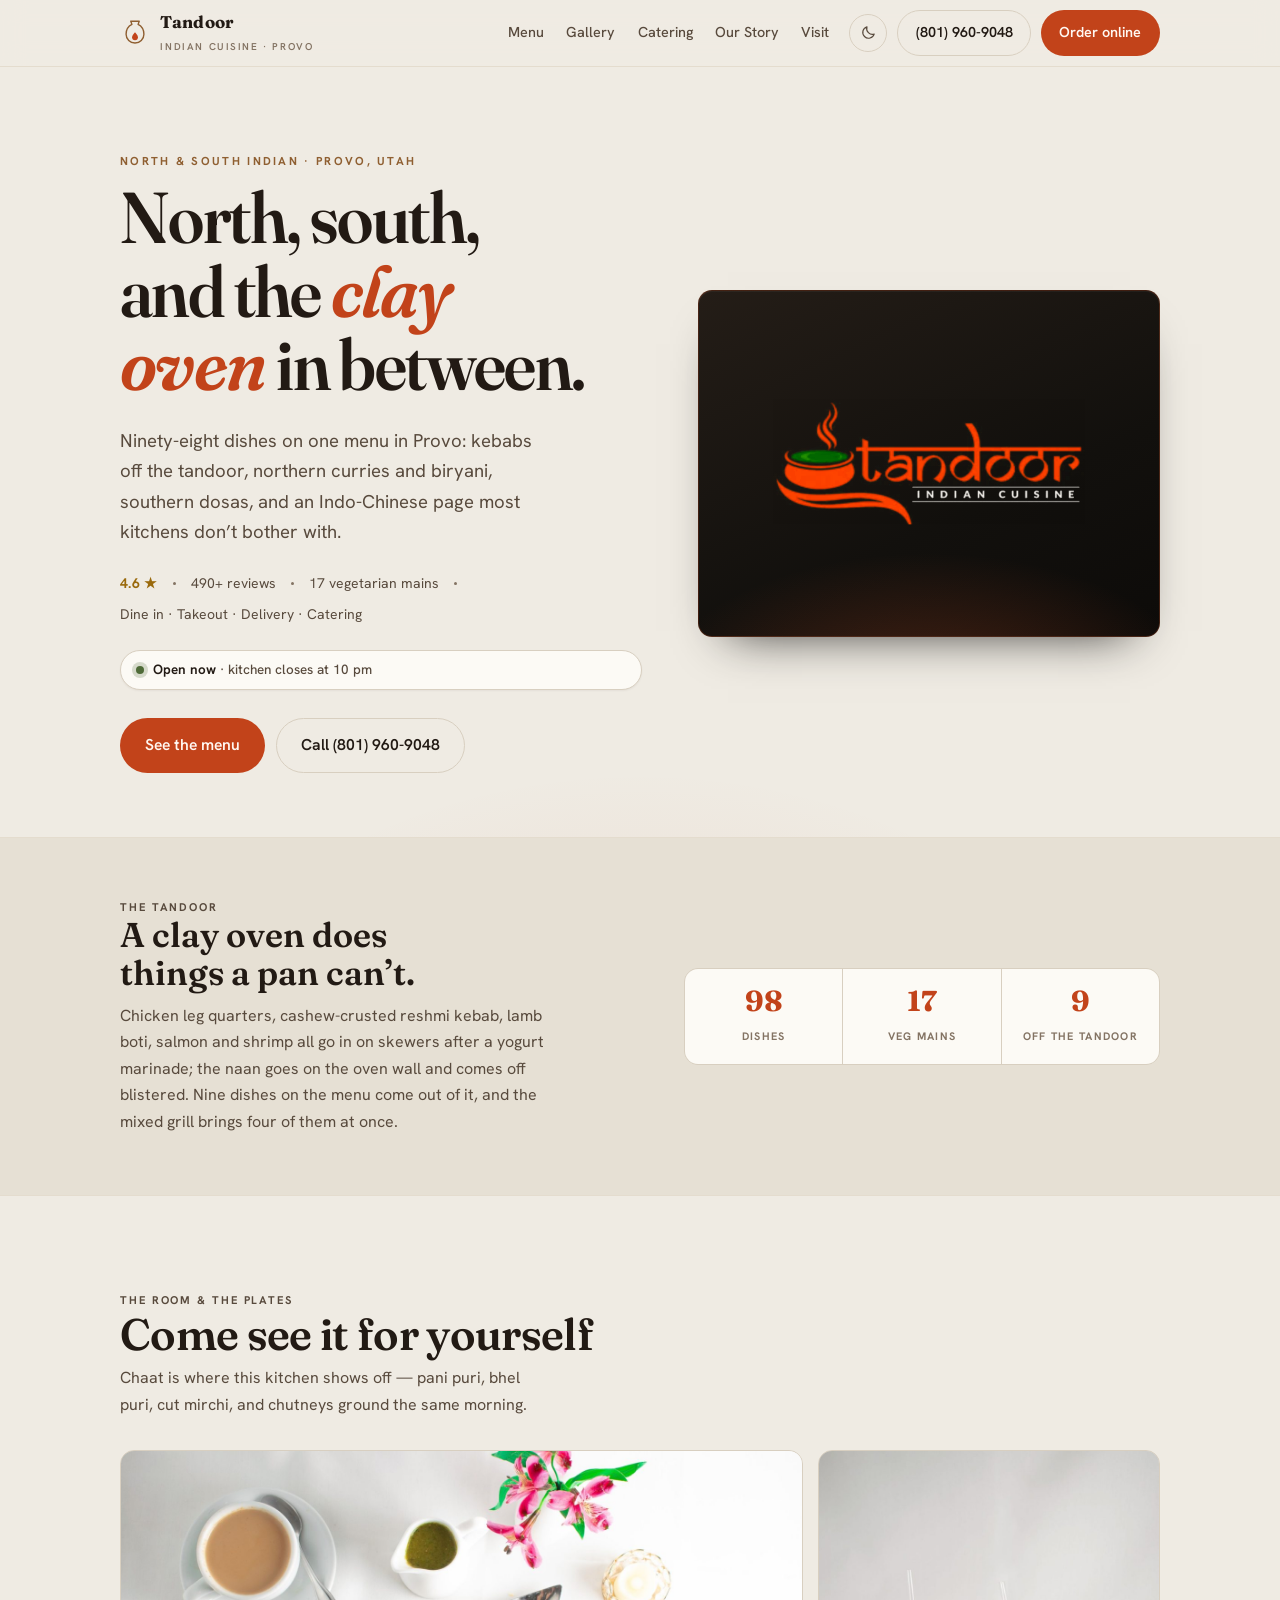
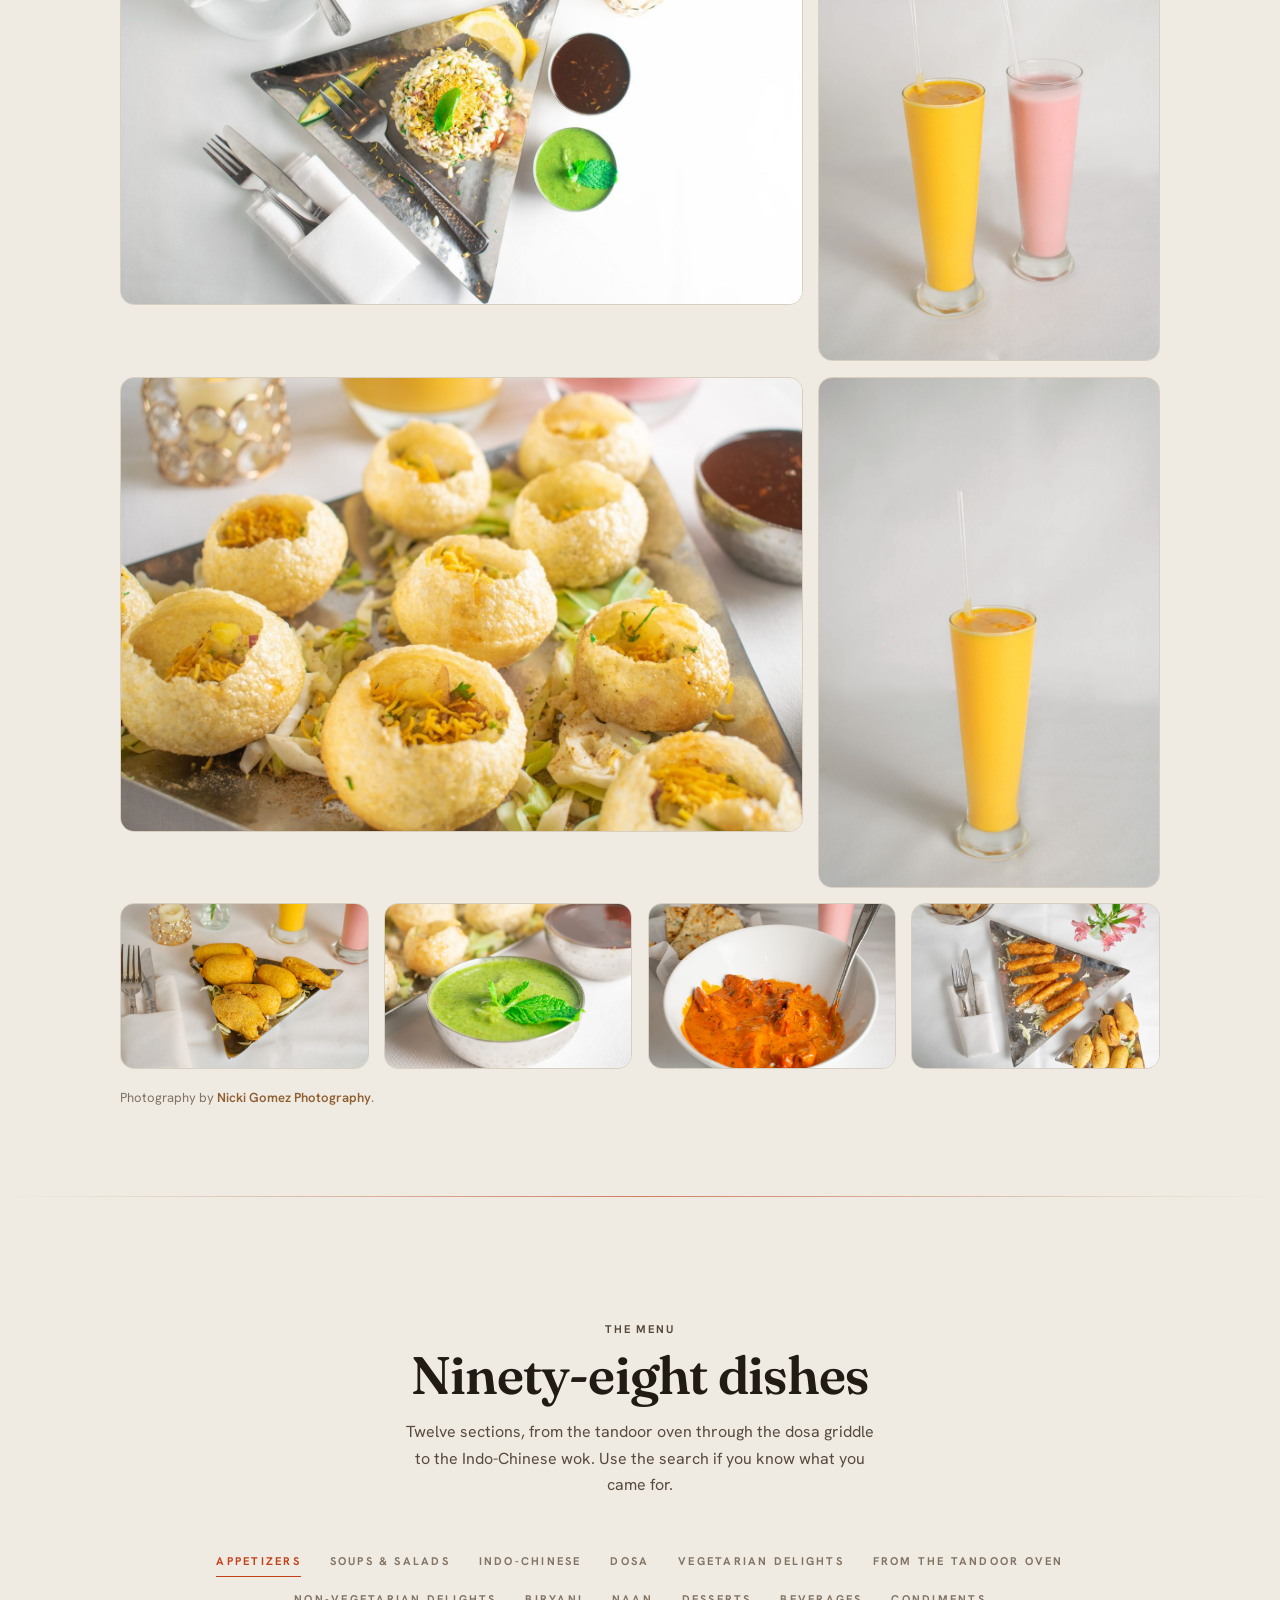
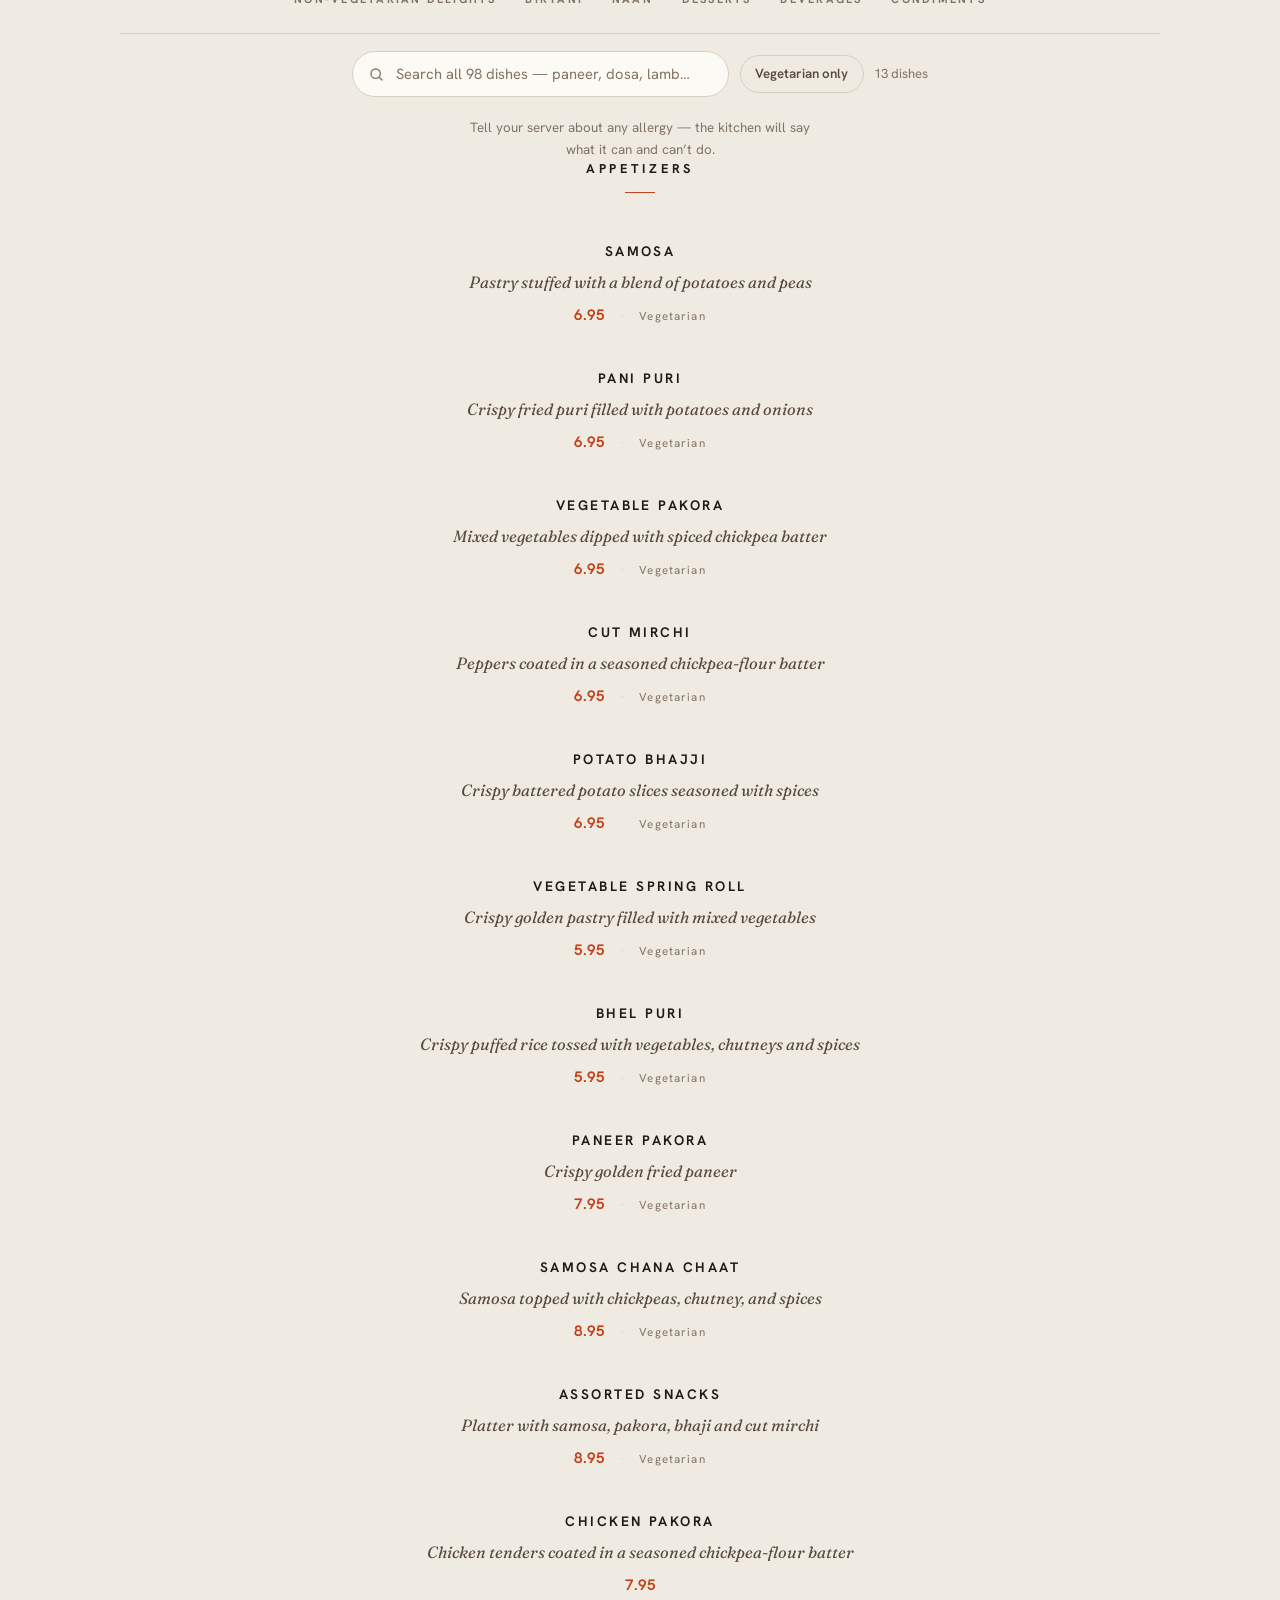
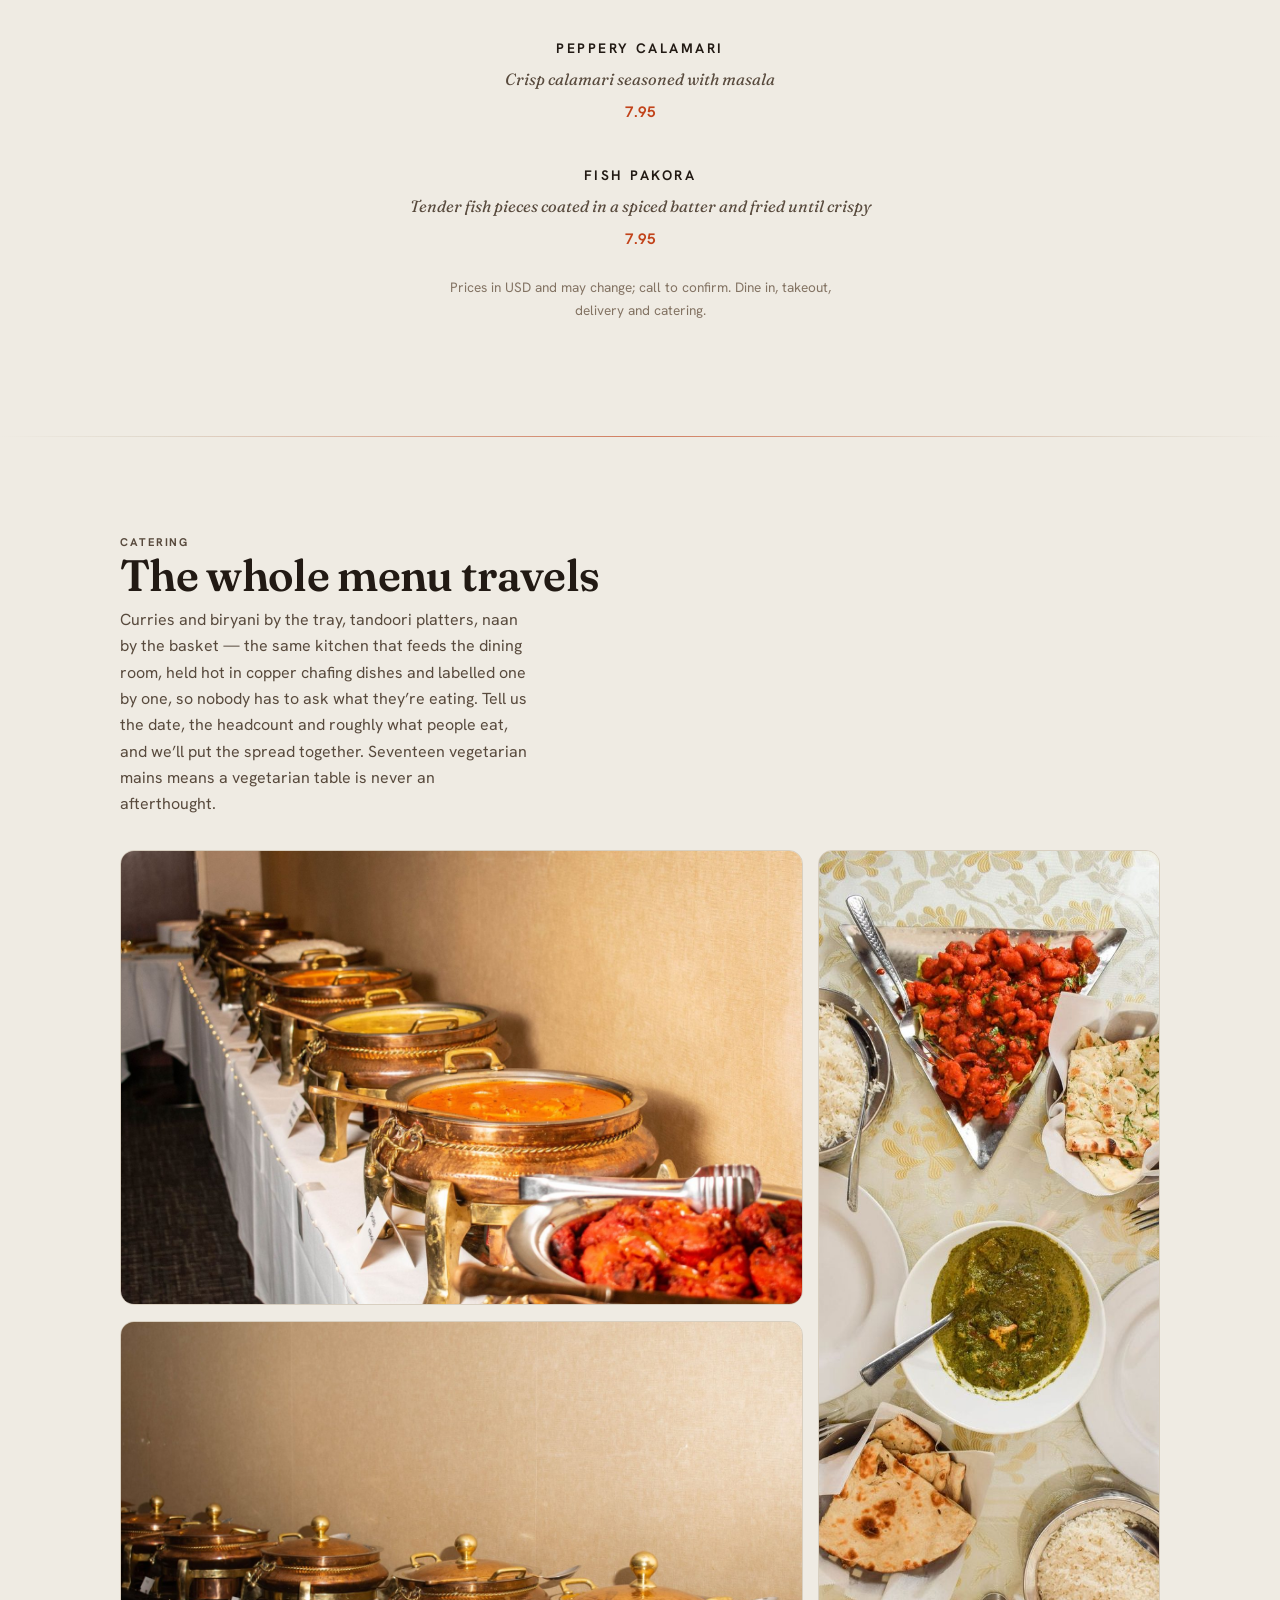
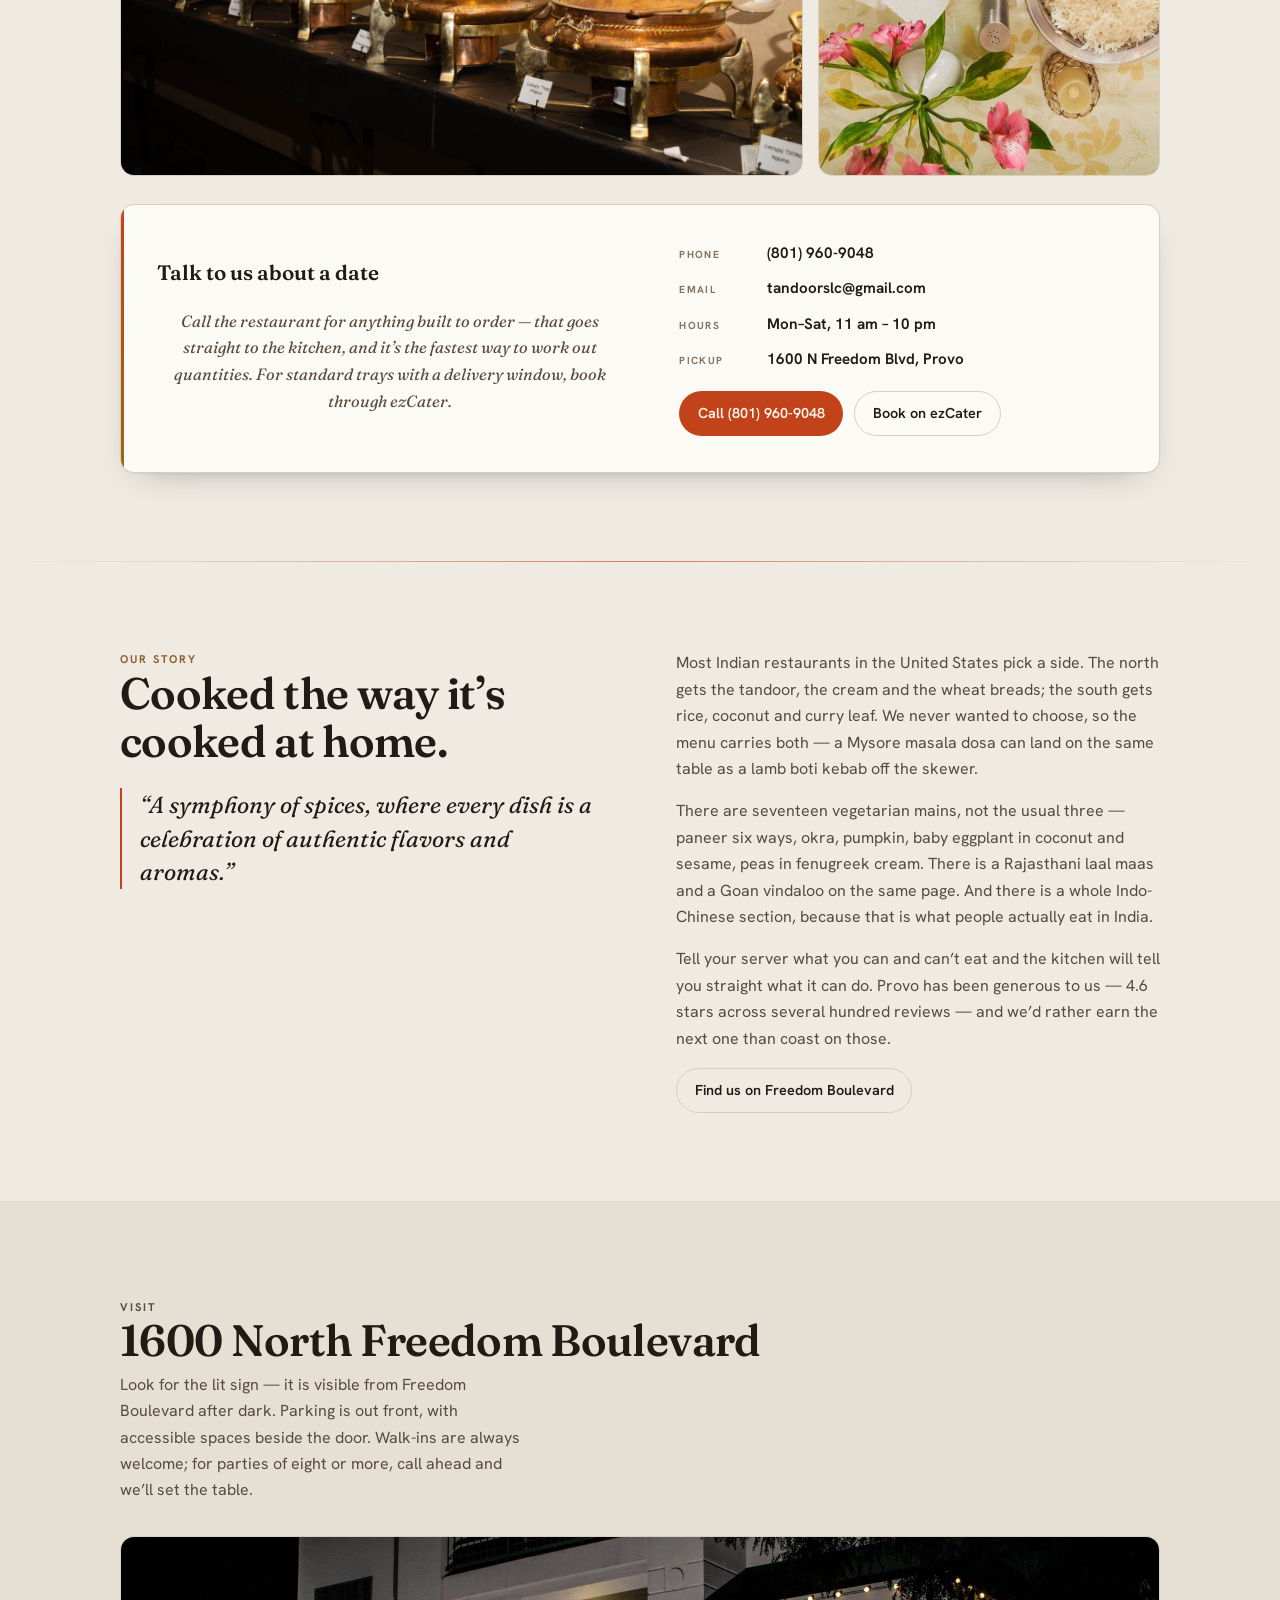
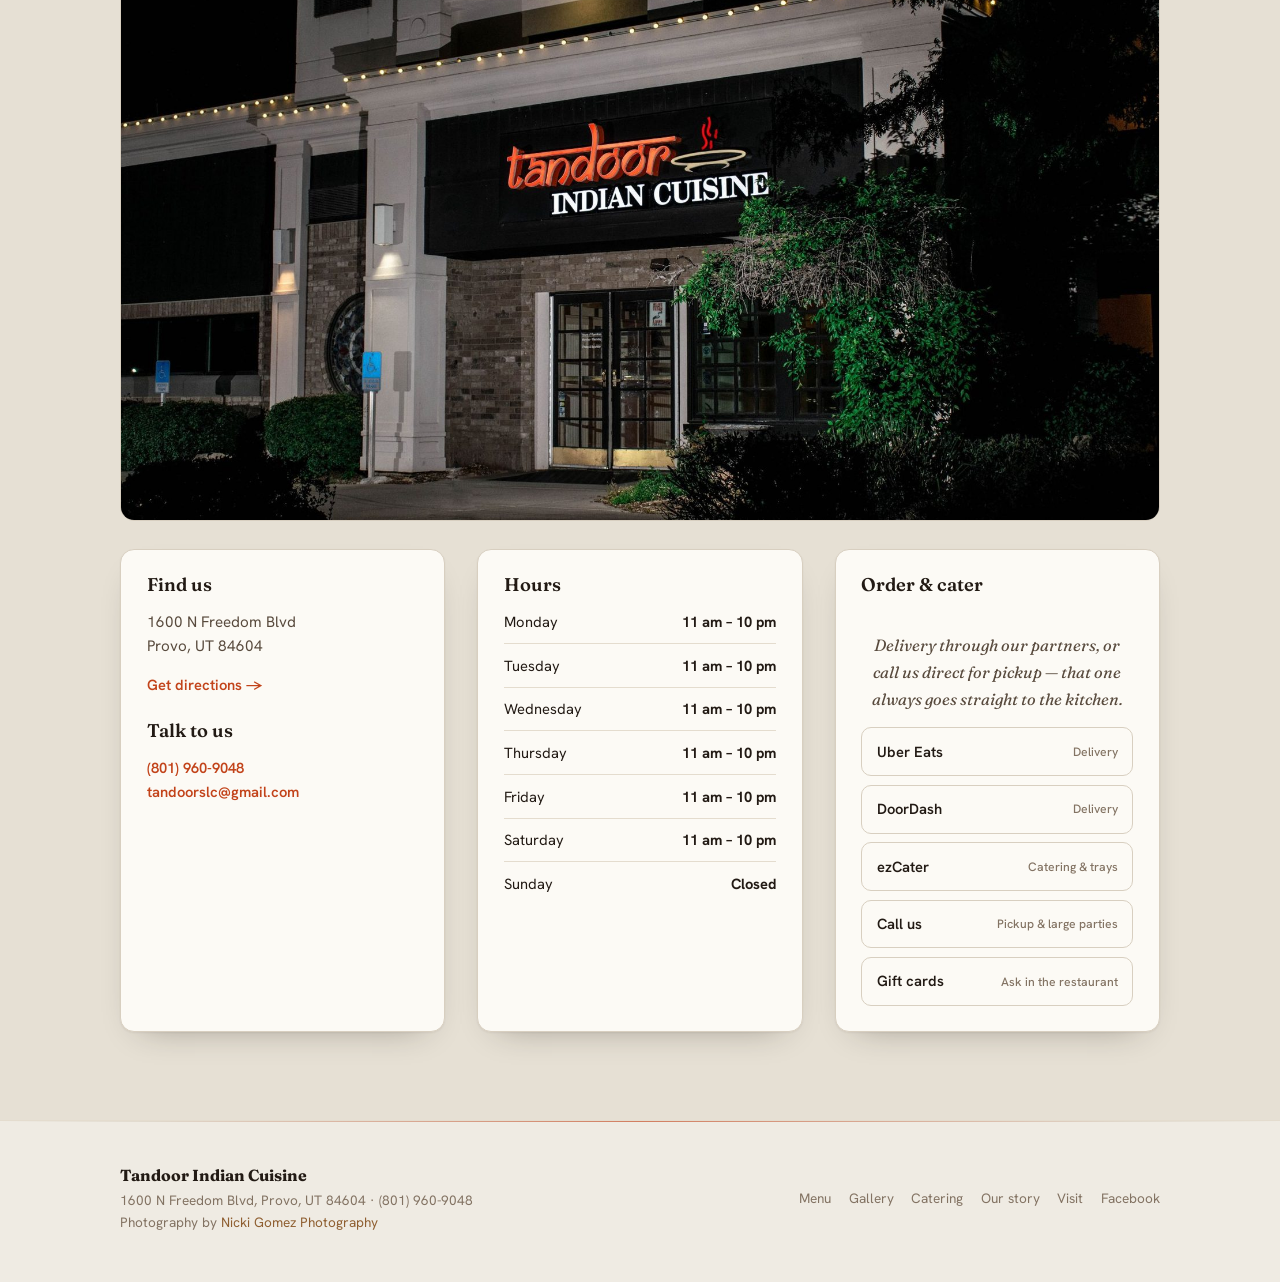
<file: tandoor-provo/index.html>
<!doctype html>
<html lang="en">
<head>
<meta charset="utf-8">
<meta name="viewport" content="width=device-width, initial-scale=1, viewport-fit=cover">
<meta name="description" content="Tandoor Indian Cuisine in Provo, Utah — North and South Indian cooking from a charcoal-fired clay oven — 98 dishes, 17 of them vegetarian mains. Dine in, takeout, delivery and catering. 1600 N Freedom Blvd, (801) 960-9048.">
<link rel="canonical" href="https://tandoorindiancuisineprovo.com/">
<meta property="og:title" content="Tandoor Indian Cuisine — Provo, Utah">
<meta property="og:description" content="North and South Indian cooking from a clay oven. 98 dishes. 1600 N Freedom Blvd, Provo.">
<meta property="og:type" content="restaurant.restaurant">
<script type="application/ld+json">
{
  "@context": "https://schema.org",
  "@type": "Restaurant",
  "name": "Tandoor Indian Cuisine",
  "servesCuisine": ["Indian", "North Indian", "South Indian"],
  "telephone": "+1-801-960-9048",
  "email": "tandoorslc@gmail.com",
  "url": "https://tandoorindiancuisineprovo.com/",
  "priceRange": "$$",
  "address": {
    "@type": "PostalAddress",
    "streetAddress": "1600 N Freedom Blvd",
    "addressLocality": "Provo",
    "addressRegion": "UT",
    "postalCode": "84604",
    "addressCountry": "US"
  },
  "openingHoursSpecification": [{
    "@type": "OpeningHoursSpecification",
    "dayOfWeek": ["Monday","Tuesday","Wednesday","Thursday","Friday","Saturday"],
    "opens": "11:00",
    "closes": "22:00"
  }],
  "acceptsReservations": "False"
}
</script>
<style>
  :root{
    color-scheme: light dark;
    padding-top: env(safe-area-inset-top, 0px);
    padding-bottom: env(safe-area-inset-bottom, 0px);
  }
  body{margin:0}
  img{max-width:100%}
  [hidden]{display:none !important}
</style>
<title>Tandoor Indian Cuisine</title>
<link rel="preconnect" href="https://fonts.googleapis.com">
<link rel="preconnect" href="https://fonts.gstatic.com" crossorigin>
<link rel="stylesheet" href="https://fonts.googleapis.com/css2?family=Fraunces:ital,opsz,wght@0,9..144,400..900;1,9..144,400..700&family=Hanken+Grotesk:wght@300..800&display=swap">
<style>
/* ============ tokens : light (limewash) ============ */
:root{
  --ground:#EFEBE3;
  --ground-2:#E6E0D4;
  --ground-3:#FCFAF5;
  --line:#D8CFC0;
  --line-soft:#E4DCCE;
  --ink:#221A14;
  --ink-2:#584A3D;
  --ink-3:#837363;
  --ember:#C2431A;
  --ember-on:#FFF7F1;
  --saffron:#9A6A0D;
  --leaf:#4F6B38;
  --copper:#8F5F31;
  --glow:rgba(194,67,26,.13);
  --shadow:0 1px 2px rgba(34,26,20,.05), 0 14px 34px -22px rgba(34,26,20,.45);
  --chip:rgba(194,67,26,.08);

  --font-display:'Fraunces','Hoefler Text',Georgia,'Times New Roman',serif;
  --font-body:'Hanken Grotesk','Helvetica Neue',Helvetica,Arial,sans-serif;
  --wrap:1120px;
  --gutter:clamp(1rem,4vw,2.5rem);
  --radius:14px;
}
@media (prefers-color-scheme: dark){
  :root:not([data-theme="light"]){
    --ground:#15100C; --ground-2:#1E1710; --ground-3:#251D15;
    --line:#3B2E22; --line-soft:#2B211A;
    --ink:#F3EBE0; --ink-2:#BCA995; --ink-3:#8D7A67;
    --ember:#F4602A; --ember-on:#1A0F07;
    --saffron:#F0A83C; --leaf:#9BBE76; --copper:#CF9059;
    --glow:rgba(244,96,42,.20);
    --shadow:0 1px 0 rgba(255,255,255,.025), 0 22px 46px -28px rgba(0,0,0,.95);
    --chip:rgba(244,96,42,.10);
  }
}
:root[data-theme="dark"]{
  --ground:#15100C; --ground-2:#1E1710; --ground-3:#251D15;
  --line:#3B2E22; --line-soft:#2B211A;
  --ink:#F3EBE0; --ink-2:#BCA995; --ink-3:#8D7A67;
  --ember:#F4602A; --ember-on:#1A0F07;
  --saffron:#F0A83C; --leaf:#9BBE76; --copper:#CF9059;
  --glow:rgba(244,96,42,.20);
  --shadow:0 1px 0 rgba(255,255,255,.025), 0 22px 46px -28px rgba(0,0,0,.95);
  --chip:rgba(244,96,42,.10);
}

/* the visitor's own choice wins over the host and the OS */
:root[data-site-theme="light"]{
  color-scheme:light;
  --ground:#EFEBE3;
  --ground-2:#E6E0D4;
  --ground-3:#FCFAF5;
  --line:#D8CFC0;
  --line-soft:#E4DCCE;
  --ink:#221A14;
  --ink-2:#584A3D;
  --ink-3:#837363;
  --ember:#C2431A;
  --ember-on:#FFF7F1;
  --saffron:#9A6A0D;
  --leaf:#4F6B38;
  --copper:#8F5F31;
  --glow:rgba(194,67,26,.13);
  --shadow:0 1px 2px rgba(34,26,20,.05), 0 14px 34px -22px rgba(34,26,20,.45);
  --chip:rgba(194,67,26,.08);
}
/* the visitor's own choice wins over the host and the OS */
:root[data-site-theme="dark"]{
  color-scheme:dark;
  --ground:#15100C;
  --ground-2:#1E1710;
  --ground-3:#251D15;
  --line:#3B2E22;
  --line-soft:#2B211A;
  --ink:#F3EBE0;
  --ink-2:#BCA995;
  --ink-3:#8D7A67;
  --ember:#F4602A;
  --ember-on:#1A0F07;
  --saffron:#F0A83C;
  --leaf:#9BBE76;
  --copper:#CF9059;
  --glow:rgba(244,96,42,.20);
  --shadow:0 1px 0 rgba(255,255,255,.025), 0 22px 46px -28px rgba(0,0,0,.95);
  --chip:rgba(244,96,42,.10);
}

/* ============ base ============ */
*,*::before,*::after{box-sizing:border-box}
body{
  margin:0;
  background:var(--ground);
  color:var(--ink);
  font-family:var(--font-body);
  font-size:1rem;
  line-height:1.65;
  -webkit-font-smoothing:antialiased;
  overflow-x:hidden;
}
h1,h2,h3,h4{font-family:var(--font-display);font-weight:600;line-height:1.1;text-wrap:balance;margin:0}
p{margin:0}
ul{margin:0;padding:0;list-style:none}
a{color:inherit}
:focus-visible{outline:2px solid var(--ember);outline-offset:3px;border-radius:4px}
::selection{background:var(--ember);color:var(--ember-on)}

.wrap{width:100%;max-width:var(--wrap);margin-inline:auto;padding-inline:var(--gutter)}
.eyebrow{
  font-size:.7rem;font-weight:700;letter-spacing:.17em;text-transform:uppercase;
  color:var(--copper);margin:0;
}
.heatline{height:1px;border:0;margin:0;
  background:linear-gradient(90deg,transparent,var(--line) 12%,var(--ember) 50%,var(--line) 88%,transparent);
  opacity:.65}

.skip{position:absolute;left:-9999px;top:0;background:var(--ember);color:var(--ember-on);padding:.6rem 1rem;z-index:99}
.skip:focus{left:var(--gutter);top:.5rem}

/* ============ header ============ */
.site-head{
  position:sticky;top:env(safe-area-inset-top,0px);z-index:40;
  background:color-mix(in srgb,var(--ground) 88%,transparent);
  backdrop-filter:blur(12px);
  border-bottom:1px solid var(--line-soft);
}
.head-in{display:flex;align-items:center;gap:1.25rem;min-height:66px;padding-block:.5rem}
.brand{display:flex;align-items:center;gap:.65rem;text-decoration:none;margin-right:auto}
.brand svg{width:30px;height:30px;flex:none;color:var(--copper)}
.brand-name{font-family:var(--font-display);font-weight:700;font-size:1.06rem;letter-spacing:.02em;line-height:1.05}
.brand-sub{display:block;font-family:var(--font-body);font-size:.62rem;font-weight:600;
  letter-spacing:.16em;text-transform:uppercase;color:var(--ink-3);margin-top:.15rem}
.nav{display:flex;align-items:center;gap:1.4rem}
.nav a{text-decoration:none;font-size:.9rem;font-weight:500;color:var(--ink-2);white-space:nowrap}
.nav a:hover{color:var(--ember)}
.head-cta{display:flex;align-items:center;gap:.6rem}

.btn{
  display:inline-flex;align-items:center;justify-content:center;gap:.5rem;
  font:inherit;font-size:.9rem;font-weight:600;text-decoration:none;white-space:nowrap;
  padding:.62rem 1.1rem;border-radius:999px;border:1px solid transparent;cursor:pointer;
  transition:transform .15s ease,background-color .15s ease,border-color .15s ease;
}
.btn:hover{transform:translateY(-1px)}
.btn-solid{background:var(--ember);color:var(--ember-on)}
.btn-solid:hover{background:color-mix(in srgb,var(--ember) 86%,var(--ink))}
.btn-ghost{border-color:var(--line);color:var(--ink);background:transparent}
.btn-ghost:hover{border-color:var(--ember);color:var(--ember)}
.btn-lg{padding:.85rem 1.5rem;font-size:.98rem}

.theme-toggle{
  display:inline-flex;align-items:center;justify-content:center;flex:none;
  width:38px;height:38px;padding:0;border-radius:999px;cursor:pointer;
  border:1px solid var(--line);background:transparent;color:var(--ink-2);
  transition:border-color .15s ease,color .15s ease,transform .15s ease;
}
.theme-toggle:hover{border-color:var(--ember);color:var(--ember);transform:translateY(-1px)}
.theme-toggle svg{width:17px;height:17px}
.theme-toggle .i-sun{display:none}
.theme-toggle[data-showing="dark"] .i-sun{display:block}
.theme-toggle[data-showing="dark"] .i-moon{display:none}

@media (max-width:900px){ .nav{display:none} }
@media (max-width:560px){ .head-phone{display:none} }

/* ============ hero ============ */
.hero{position:relative;overflow:hidden;padding-block:clamp(3rem,7vw,5.5rem) clamp(2.5rem,5vw,4rem)}
.ember-glow{
  position:absolute;inset:auto 0 -46% 0;height:78%;pointer-events:none;
  background:radial-gradient(60% 100% at 50% 100%,var(--glow),transparent 70%);
  animation:breathe 11s ease-in-out infinite;
}
@keyframes breathe{0%,100%{opacity:.75;transform:scaleY(1)}50%{opacity:1;transform:scaleY(1.09)}}
@media (prefers-reduced-motion:reduce){.ember-glow{animation:none}}

.hero-in{position:relative;display:grid;gap:clamp(2rem,5vw,3.5rem);align-items:center;
  grid-template-columns:minmax(0,1.06fr) minmax(0,.94fr)}
.hero-copy{display:grid;gap:1.5rem;min-width:0}
.hero-plate{
  position:relative;overflow:hidden;aspect-ratio:4/3;border-radius:var(--radius);
  display:grid;place-items:center;padding:clamp(1.5rem,4vw,2.5rem);
  /* the card's own black, on either theme, so the mark reads the way it is printed */
  background:linear-gradient(155deg,#241D17 0%,#12100D 62%,#0D0B09 100%);
  border:1px solid rgba(244,96,42,.22);
  box-shadow:0 1px 0 rgba(255,255,255,.04) inset, 0 24px 48px -30px rgba(0,0,0,.85);
}
.hero-plate::after{
  content:"";position:absolute;inset:0;pointer-events:none;
  background:radial-gradient(86% 60% at 50% 118%,rgba(244,96,42,.26),transparent 70%);
}
.logo-plate{
  position:relative;z-index:1;width:min(82%,380px);aspect-ratio:511/212;
  background:url("img/logo.png") center/contain no-repeat;
}
@media (max-width:880px){
  .hero-in{grid-template-columns:1fr;gap:2rem}
  .hero-copy{order:1}
  .hero-plate{order:2;aspect-ratio:2/1}
}
.h1{display:flex;flex-direction:column;gap:.85rem}
.h1-name{
  font-family:var(--font-body);font-size:.72rem;font-weight:700;
  letter-spacing:.2em;text-transform:uppercase;color:var(--copper);
}
.h1-lede{
  font-size:clamp(2.45rem,7.2vw,4.5rem);
  font-weight:600;letter-spacing:-.022em;line-height:1.02;
  font-variation-settings:'SOFT' 22,'WONK' 1,'opsz' 100;
}
.h1-lede em{font-style:italic;color:var(--ember);font-variation-settings:'SOFT' 40,'WONK' 1}
.hero-p{font-size:clamp(1.02rem,1.6vw,1.16rem);color:var(--ink-2);max-width:42ch}

.hero-facts{display:flex;flex-wrap:wrap;align-items:center;gap:.5rem .95rem;font-size:.875rem;color:var(--ink-2)}
.hero-facts .dot{width:3px;height:3px;border-radius:50%;background:var(--ink-3);flex:none}
.stars{color:var(--saffron);font-weight:700;letter-spacing:.02em}
.hero-btns{display:flex;flex-wrap:wrap;gap:.7rem;margin-top:.2rem}

.status{
  display:inline-flex;align-items:center;gap:.55rem;align-self:start;
  padding:.5rem .95rem;border:1px solid var(--line);border-radius:999px;
  background:var(--ground-3);font-size:.84rem;font-weight:500;color:var(--ink-2);
  box-shadow:var(--shadow);
}
.status .pip{width:8px;height:8px;border-radius:50%;background:var(--ink-3);flex:none}
.status[data-open="yes"] .pip{background:var(--leaf);box-shadow:0 0 0 4px color-mix(in srgb,var(--leaf) 22%,transparent)}
.status[data-open="no"] .pip{background:var(--copper)}
.status b{color:var(--ink);font-weight:650}

/* ============ oven band ============ */
.oven{background:var(--ground-2);border-block:1px solid var(--line-soft);padding-block:clamp(2.5rem,5vw,3.75rem)}
.oven-in{display:grid;gap:2rem clamp(2rem,5vw,4rem);grid-template-columns:minmax(0,1.05fr) minmax(0,1fr);align-items:center}
.oven h2{font-size:clamp(1.55rem,3vw,2.15rem);font-variation-settings:'SOFT' 20,'WONK' 1;margin-bottom:.7rem}
.oven p{color:var(--ink-2);max-width:48ch}
.specs{display:grid;grid-template-columns:repeat(3,minmax(0,1fr));gap:1px;background:var(--line);
  border:1px solid var(--line);border-radius:var(--radius);overflow:hidden}
.spec{background:var(--ground-3);padding:1.15rem 1rem;text-align:center}
.spec-n{font-family:var(--font-display);font-size:clamp(1.35rem,3vw,1.8rem);font-weight:700;
  color:var(--ember);line-height:1;font-variant-numeric:tabular-nums}
.spec-l{display:block;font-size:.68rem;font-weight:700;letter-spacing:.12em;text-transform:uppercase;
  color:var(--ink-3);margin-top:.5rem}
@media (max-width:760px){.oven-in{grid-template-columns:1fr}}


/* ============ photography slots ============ */
.shot{
  position:relative;overflow:hidden;border-radius:var(--radius);margin:0;isolation:isolate;
  background:linear-gradient(155deg,var(--ground-2) 0%,var(--ground-3) 100%);
  border:1px solid var(--line);max-width:100%;
}
.shot img{position:relative;z-index:1;display:block;width:100%;height:100%;object-fit:cover}
.shot-ph{
  position:absolute;inset:0;z-index:0;
  background:radial-gradient(86% 64% at 50% 112%,var(--glow),transparent 72%);
  display:flex;flex-direction:column;
  align-items:center;justify-content:center;gap:.65rem;text-align:center;padding:1.25rem;
}
.shot-ph svg{width:32px;height:32px;color:var(--copper);opacity:.5;flex:none}
.shot-ph b{
  font-size:.66rem;font-weight:700;letter-spacing:.15em;text-transform:uppercase;
  color:var(--ink-3);max-width:20ch;line-height:1.5;
}

/* ============ gallery ============ */
.gallery{display:grid;grid-template-columns:2fr 1fr;gap:clamp(.55rem,1.3vw,.95rem)}
.gallery .wide{aspect-ratio:3/2}
.gallery .tall{height:100%;min-height:0}
.gallery-row{
  display:grid;grid-template-columns:repeat(3,minmax(0,1fr));
  gap:clamp(.55rem,1.3vw,.95rem);margin-top:clamp(.55rem,1.3vw,.95rem);
}
.gallery-row{grid-template-columns:repeat(4,minmax(0,1fr))}
.gallery-row .shot{aspect-ratio:3/2}
@media (max-width:720px){
  .gallery{grid-template-columns:1fr}
  .gallery .tall{height:auto;aspect-ratio:3/2}
}
/* ============ the menu card ============
   The tasting-card setting wants more air than the rest of the page, and a
   centred head over a centred column. Colour stays Tandoor's: the section
   inherits clay, ember and copper from :root like everything else, and
   follows the theme toggle with it. */
#menu{padding-block:clamp(4rem,9vw,7.5rem)}
#menu .section-head{justify-content:center;text-align:center;margin-bottom:3rem}
#menu .section-head > div{display:grid;justify-items:center;gap:.5rem}
#menu .section-head h2{font-size:clamp(2.2rem,4.6vw,3.3rem)}
#menu .section-head p{max-width:52ch}

/* ============ catering ============ */
.catering-grid{
  display:grid;grid-template-columns:2fr 1fr;gap:clamp(.55rem,1.3vw,.95rem);
  margin-bottom:clamp(1.25rem,3vw,1.75rem);
}
.catering-grid .wide{aspect-ratio:3/2}
.catering-grid .tall{grid-row:span 2;height:100%;min-height:0}
@media (max-width:720px){
  .catering-grid{grid-template-columns:1fr}
  .catering-grid .tall{grid-row:auto;height:auto;aspect-ratio:3/4}
}

.catering-contact{
  position:relative;overflow:hidden;display:grid;align-items:center;
  grid-template-columns:minmax(0,1.05fr) minmax(0,1fr);gap:1.5rem clamp(2rem,5vw,3.5rem);
  border:1px solid var(--line);border-radius:var(--radius);background:var(--ground-3);
  padding:clamp(1.5rem,3.5vw,2.25rem);box-shadow:var(--shadow);
}
.catering-contact::before{content:"";position:absolute;inset:0 auto 0 0;width:3px;
  background:linear-gradient(180deg,var(--ember),var(--saffron))}
.catering-contact h3{font-size:1.3rem;font-variation-settings:'SOFT' 18,'WONK' 1;margin-bottom:.55rem}
.catering-lines{display:grid;gap:.65rem}
.catering-line{display:flex;align-items:baseline;gap:.9rem;font-size:.95rem}
.catering-line .k{
  flex:none;width:4.6rem;font-size:.64rem;font-weight:700;letter-spacing:.14em;
  text-transform:uppercase;color:var(--ink-3);
}
.catering-line a,.catering-line b{color:var(--ink);font-weight:650;text-decoration:none}
.catering-line a:hover{color:var(--ember);text-decoration:underline}
.catering-cta{display:flex;flex-wrap:wrap;gap:.7rem;margin-top:1.15rem}
@media (max-width:760px){.catering-contact{grid-template-columns:1fr}}

.storefront{aspect-ratio:16/9;margin-bottom:clamp(1.25rem,3vw,1.75rem)}
@media (max-width:620px){.storefront{aspect-ratio:4/3}}

@media (max-width:900px){.gallery-row{grid-template-columns:repeat(2,minmax(0,1fr))}}
@media (max-width:560px){.gallery-row{grid-template-columns:1fr}}

.credit{margin-top:1.1rem;font-size:.82rem;color:var(--ink-3)}
.credit a{color:var(--copper);text-decoration:none;font-weight:600}
.credit a:hover{text-decoration:underline}

/* ============ sections ============ */
.section{padding-block:clamp(3.25rem,7vw,5.5rem)}
.section-head{display:flex;flex-wrap:wrap;align-items:flex-end;justify-content:space-between;gap:1rem;margin-bottom:2rem}
.section-head h2{font-size:clamp(1.9rem,4.2vw,2.75rem);font-variation-settings:'SOFT' 20,'WONK' 1;letter-spacing:-.015em}
.section-head p{color:var(--ink-2);max-width:46ch;margin-top:.45rem}

/* ============ menu, set like a tasting card ============ */
.menu-grid{display:block}

.menu-nav{
  display:flex;flex-wrap:wrap;justify-content:center;gap:.45rem 1.8rem;
  padding-bottom:1.1rem;border-bottom:1px solid var(--line);margin-bottom:1.1rem;
}
.tab{
  background:none;border:0;border-bottom:1px solid transparent;cursor:pointer;
  font:inherit;font-size:.7rem;font-weight:700;letter-spacing:.2em;text-transform:uppercase;
  color:var(--ink-3);padding:.35rem 0;transition:color .15s ease,border-color .15s ease;
}
.tab:hover{color:var(--ink)}
.tab[aria-selected="true"]{color:var(--ember);border-bottom-color:var(--ember)}

.menu-tools{max-width:36rem;margin-inline:auto}
.menu-note{
  max-width:46ch;margin:.9rem auto 0;text-align:center;
  font-size:.84rem;color:var(--ink-3);
}

.course{display:block;scroll-margin-top:calc(env(safe-area-inset-top,0px) + 84px)}
.course-head{display:grid;justify-items:center;gap:.9rem;text-align:center}
.course h3{
  font-family:var(--font-body);font-size:.8rem;font-weight:700;
  letter-spacing:.3em;text-transform:uppercase;color:var(--ink);
}
.course h3::after{content:"";display:block;width:30px;height:1px;background:var(--ember);margin:1.05rem auto 0}
.course-badges{display:flex;flex-wrap:wrap;justify-content:center;gap:.9rem}
.region{font-size:.62rem;font-weight:700;letter-spacing:.18em;text-transform:uppercase;color:var(--saffron)}
.region-veg{color:var(--leaf)}
.course-note{
  font-family:var(--font-display);font-style:italic;font-size:1.02rem;
  color:var(--ink-2);text-align:center;max-width:52ch;margin:1.4rem auto 0;
}

.dishes{display:grid;gap:2.5rem;max-width:36rem;margin:3rem auto 0;text-align:center}
.dish{display:grid;justify-items:center;gap:.5rem}
.dish-name{
  font-family:var(--font-body);font-size:.86rem;font-weight:650;
  letter-spacing:.18em;text-transform:uppercase;color:var(--ink);line-height:1.5;margin:0;
}
.dish-desc{
  font-family:var(--font-display);font-style:italic;font-size:1.02rem;line-height:1.55;
  color:var(--ink-2);max-width:44ch;margin:0;
}
.dish-line{display:flex;flex-wrap:wrap;justify-content:center;align-items:baseline;gap:.2rem .9rem}
.dish-price{font-size:.95rem;font-weight:650;color:var(--ember);font-variant-numeric:tabular-nums}
.dish-mark{font-size:.72rem;letter-spacing:.1em;color:var(--ink-3)}
.dish-mark + .dish-mark::before,
.dish-price + .dish-mark::before{content:"\00b7";margin-right:.9rem;color:var(--line)}

.menu-foot{text-align:center;max-width:52ch;margin-inline:auto}


.sr-only{position:absolute;width:1px;height:1px;padding:0;margin:-1px;overflow:hidden;
  clip:rect(0 0 0 0);white-space:nowrap;border:0}


.menu-tools{display:flex;flex-wrap:wrap;align-items:center;gap:.65rem;margin-bottom:1.25rem}
.search{
  position:relative;display:flex;align-items:center;flex:1 1 17rem;min-width:0;
  border:1px solid var(--line);border-radius:999px;background:var(--ground-3);
  padding:0 .95rem;transition:border-color .15s ease;
}
.search:focus-within{border-color:var(--ember)}
.search svg{width:17px;height:17px;color:var(--ink-3);flex:none}
.search input{
  flex:1;min-width:0;font:inherit;font-size:.92rem;color:var(--ink);
  background:transparent;border:0;outline:none;padding:.62rem .65rem;
}
.search input::placeholder{color:var(--ink-3)}
.search input::-webkit-search-cancel-button{-webkit-appearance:none;appearance:none}
.menu-count{font-size:.82rem;color:var(--ink-3);font-variant-numeric:tabular-nums;margin-left:auto}


.chip{
  font:inherit;font-size:.83rem;font-weight:600;cursor:pointer;
  padding:.45rem .9rem;border-radius:999px;border:1px solid var(--line);
  background:transparent;color:var(--ink-2);transition:all .15s ease;
}
.chip:hover{border-color:var(--ember);color:var(--ember)}
.chip[aria-pressed="true"]{background:var(--ember);border-color:var(--ember);color:var(--ember-on)}



.menu-foot{margin-top:1.5rem;font-size:.85rem;color:var(--ink-3)}

.hours-list{display:grid;gap:.6rem}
.hours-row{display:flex;justify-content:space-between;gap:1rem;padding-bottom:.55rem;border-bottom:1px solid var(--line-soft);font-size:.92rem}
.hours-row:last-child{border-bottom:0;padding-bottom:0}
.when-row b{font-weight:650;font-variant-numeric:tabular-nums}
.when-row .closed{color:var(--ink-3)}

/* ============ story ============ */
.story-in{display:grid;gap:2rem clamp(2rem,6vw,4.5rem);grid-template-columns:minmax(0,1fr) minmax(0,1fr)}
.story-in h2{font-size:clamp(1.9rem,4.2vw,2.75rem);font-variation-settings:'SOFT' 20,'WONK' 1;letter-spacing:-.015em}
.pull{
  font-family:var(--font-display);font-size:clamp(1.15rem,2.3vw,1.45rem);font-style:italic;
  line-height:1.45;color:var(--ink);border-left:2px solid var(--ember);padding-left:1.1rem;margin-block:1.4rem;
  font-variation-settings:'SOFT' 40,'WONK' 1;
}
.story-body{display:flex;flex-direction:column;gap:1rem;color:var(--ink-2)}
@media (max-width:760px){.story-in{grid-template-columns:1fr}}

/* ============ visit ============ */
.visit{background:var(--ground-2);border-block:1px solid var(--line-soft)}
.visit-grid{display:grid;gap:clamp(1.25rem,3vw,2rem);grid-template-columns:repeat(3,minmax(0,1fr))}
@media (max-width:880px){.visit-grid{grid-template-columns:1fr}}
.panel{
  border:1px solid var(--line);border-radius:var(--radius);background:var(--ground-3);
  padding:clamp(1.25rem,2.6vw,1.6rem);display:flex;flex-direction:column;gap:.9rem;box-shadow:var(--shadow);
}
.panel h3{font-size:1.15rem;font-variation-settings:'SOFT' 18,'WONK' 1}
.panel address{font-style:normal;color:var(--ink-2);font-size:.95rem;line-height:1.6}
.panel a.link{color:var(--ember);text-decoration:none;font-weight:600;font-size:.92rem}
.panel a.link:hover{text-decoration:underline}
.order-list{display:flex;flex-direction:column;gap:.55rem}
.order-list a{
  display:flex;align-items:center;justify-content:space-between;gap:.75rem;text-decoration:none;
  border:1px solid var(--line);border-radius:10px;padding:.7rem .9rem;font-size:.92rem;font-weight:600;
  transition:border-color .15s ease,color .15s ease,transform .15s ease;
}
.order-list a:hover{border-color:var(--ember);color:var(--ember);transform:translateX(2px)}
.order-list small{font-weight:500;color:var(--ink-3);font-size:.76rem}
.order-list a:hover small{color:inherit}

/* ============ footer ============ */
.site-foot{padding-block:2.5rem 3rem;font-size:.85rem;color:var(--ink-3)}
.foot-in{display:flex;flex-wrap:wrap;gap:1rem 1.75rem;align-items:center;justify-content:space-between}
.foot-nav{display:flex;flex-wrap:wrap;gap:1.1rem}
.foot-nav a{text-decoration:none}
.foot-nav a:hover{color:var(--ember)}
</style>

<script>
// Runs before any content is parsed, so a stored choice never flashes the other theme.
(function () {
  try {
    var saved = localStorage.getItem('tandoor-theme');
    if (saved === 'dark' || saved === 'light') {
      document.documentElement.setAttribute('data-site-theme', saved);
    }
  } catch (e) {}
})();
</script>
</head>
<body>
<a class="skip" href="#menu">Skip to the menu</a>

<header class="site-head">
  <div class="wrap head-in">
    <a class="brand" href="#top" aria-label="Tandoor Indian Cuisine, Provo — home">
      <svg viewBox="0 0 32 32" fill="none" aria-hidden="true">
        <path d="M11.5 3.5h9l-1.2 3.3c3.9 2 6.2 5.9 6.2 10.4a9.5 9.5 0 0 1-19 0c0-4.5 2.3-8.4 6.2-10.4L11.5 3.5Z"
              stroke="currentColor" stroke-width="1.5" stroke-linejoin="round"/>
        <path d="M16 15.2c2 2.2 3.1 3.6 3.1 5.3a3.1 3.1 0 1 1-6.2 0c0-1.7 1.1-3.1 3.1-5.3Z" fill="var(--ember)"/>
      </svg>
      <span>
        <span class="brand-name">Tandoor</span>
        <span class="brand-sub">Indian Cuisine · Provo</span>
      </span>
    </a>
    <nav class="nav" aria-label="Main">
      <a href="#menu">Menu</a>
      <a href="#gallery">Gallery</a>
      <a href="#catering">Catering</a>
      <a href="#story">Our Story</a>
      <a href="#visit">Visit</a>
    </nav>
    <div class="head-cta">
      <button type="button" class="theme-toggle" id="theme-toggle" aria-label="Switch theme">
        <svg class="i-moon" viewBox="0 0 24 24" fill="none" aria-hidden="true"><path d="M20 14.2A8.2 8.2 0 0 1 9.8 4 8.2 8.2 0 1 0 20 14.2Z" stroke="currentColor" stroke-width="1.7" stroke-linejoin="round"/></svg>
        <svg class="i-sun" viewBox="0 0 24 24" fill="none" aria-hidden="true"><circle cx="12" cy="12" r="4.2" stroke="currentColor" stroke-width="1.7"/><path d="M12 2.6v2.2M12 19.2v2.2M21.4 12h-2.2M4.8 12H2.6M18.6 5.4 17 7M7 17l-1.6 1.6M18.6 18.6 17 17M7 7 5.4 5.4" stroke="currentColor" stroke-width="1.7" stroke-linecap="round"/></svg>
      </button>
      <a class="btn btn-ghost head-phone" href="tel:+18019609048">(801) 960-9048</a>
      <a class="btn btn-solid" href="https://www.ubereats.com/store/tandoor/Q7IpRCYTRw2oYxWhcVhf5g" target="_blank" rel="noopener">Order online</a>
    </div>
  </div>
</header>

<main id="top">

  <!-- ============ HERO ============ -->
  <section class="hero">
    <div class="ember-glow" aria-hidden="true"></div>
    <div class="wrap hero-in">
      <div class="hero-copy">
      <h1 class="h1">
        <span class="h1-name">North &amp; South Indian · Provo, Utah</span>
        <span class="h1-lede">North, south, and the <em>clay oven</em> in between.</span>
      </h1>
      <p class="hero-p">Ninety-eight dishes on one menu in Provo: kebabs off the tandoor, northern curries and biryani, southern dosas, and an Indo-Chinese page most kitchens don’t bother with.</p>

      <div class="hero-facts">
        <span class="stars">4.6 ★</span>
        <span class="dot" aria-hidden="true"></span>
        <span>490+ reviews</span>
        <span class="dot" aria-hidden="true"></span>
        <span>17 vegetarian mains</span>
        <span class="dot" aria-hidden="true"></span>
        <span>Dine in · Takeout · Delivery · Catering</span>
      </div>

      <p class="status" id="status" data-open="unknown">
        <span class="pip" aria-hidden="true"></span>
        <span id="status-text">Mon–Sat 11 am – 10 pm · Closed Sunday</span>
      </p>

      <div class="hero-btns">
        <a class="btn btn-solid btn-lg" href="#menu">See the menu</a>
        <a class="btn btn-ghost btn-lg" href="tel:+18019609048">Call (801) 960-9048</a>
      </div>
      </div>

      <div class="hero-plate">
        <span class="logo-plate" role="img" aria-label="Tandoor Indian Cuisine"></span>
      </div>
    </div>
  </section>

  <!-- ============ THE OVEN ============ -->
  <section class="oven">
    <div class="wrap oven-in">
      <div>
        <p class="eyebrow">The tandoor</p>
        <h2>A clay oven does things a pan can’t.</h2>
        <p>Chicken leg quarters, cashew-crusted reshmi kebab, lamb boti, salmon and shrimp all go in on skewers after a yogurt marinade; the naan goes on the oven wall and comes off blistered. Nine dishes on the menu come out of it, and the mixed grill brings four of them at once.</p>
      </div>
      <div class="specs">
        <div class="spec"><span class="spec-n">98</span><span class="spec-l">Dishes</span></div>
        <div class="spec"><span class="spec-n">17</span><span class="spec-l">Veg mains</span></div>
        <div class="spec"><span class="spec-n">9</span><span class="spec-l">Off the tandoor</span></div>
      </div>
    </div>
  </section>


  <!-- ============ GALLERY ============ -->
  <section class="section" id="gallery">
    <div class="wrap">
      <div class="section-head">
        <div>
          <p class="eyebrow">The room &amp; the plates</p>
          <h2>Come see it for yourself</h2>
          <p>Chaat is where this kitchen shows off — pani puri, bhel puri, cut mirchi, and chutneys ground the same morning.</p>
        </div>
      </div>
      <div class="gallery">
        <figure class="shot wide">
          <img src="img/bhel-puri.jpg" alt="Bhel puri on a steel tray with chai, tamarind and mint chutneys" data-slot loading="lazy" decoding="async">
          <span class="shot-ph" aria-hidden="true"><svg viewBox="0 0 32 32" fill="none" aria-hidden="true"><path d="M11.5 3.5h9l-1.2 3.3c3.9 2 6.2 5.9 6.2 10.4a9.5 9.5 0 0 1-19 0c0-4.5 2.3-8.4 6.2-10.4L11.5 3.5Z" stroke="currentColor" stroke-width="1.5" stroke-linejoin="round"/></svg><b>Bhel puri</b></span>
        </figure>
        <figure class="shot tall">
          <img src="img/lassi-pair.jpg" alt="A mango lassi and a strawberry lassi side by side" data-slot loading="lazy" decoding="async">
          <span class="shot-ph" aria-hidden="true"><svg viewBox="0 0 32 32" fill="none" aria-hidden="true"><path d="M11.5 3.5h9l-1.2 3.3c3.9 2 6.2 5.9 6.2 10.4a9.5 9.5 0 0 1-19 0c0-4.5 2.3-8.4 6.2-10.4L11.5 3.5Z" stroke="currentColor" stroke-width="1.5" stroke-linejoin="round"/></svg><b>Mango and strawberry lassi</b></span>
        </figure>
        <figure class="shot wide">
          <img src="img/pani-puri.jpg" alt="Pani puri shells filled with potato and sev, tamarind chutney alongside" data-slot loading="lazy" decoding="async">
          <span class="shot-ph" aria-hidden="true"><svg viewBox="0 0 32 32" fill="none" aria-hidden="true"><path d="M11.5 3.5h9l-1.2 3.3c3.9 2 6.2 5.9 6.2 10.4a9.5 9.5 0 0 1-19 0c0-4.5 2.3-8.4 6.2-10.4L11.5 3.5Z" stroke="currentColor" stroke-width="1.5" stroke-linejoin="round"/></svg><b>Pani puri</b></span>
        </figure>
        <figure class="shot tall">
          <img src="img/mango-lassi.jpg" alt="A tall glass of mango lassi" data-slot loading="lazy" decoding="async">
          <span class="shot-ph" aria-hidden="true"><svg viewBox="0 0 32 32" fill="none" aria-hidden="true"><path d="M11.5 3.5h9l-1.2 3.3c3.9 2 6.2 5.9 6.2 10.4a9.5 9.5 0 0 1-19 0c0-4.5 2.3-8.4 6.2-10.4L11.5 3.5Z" stroke="currentColor" stroke-width="1.5" stroke-linejoin="round"/></svg><b>Mango lassi</b></span>
        </figure>
      </div>
      <div class="gallery-row">
        <figure class="shot ">
          <img src="img/cut-mirchi.jpg" alt="Cut mirchi — whole chilies in chickpea batter on shredded cabbage" data-slot loading="lazy" decoding="async">
          <span class="shot-ph" aria-hidden="true"><svg viewBox="0 0 32 32" fill="none" aria-hidden="true"><path d="M11.5 3.5h9l-1.2 3.3c3.9 2 6.2 5.9 6.2 10.4a9.5 9.5 0 0 1-19 0c0-4.5 2.3-8.4 6.2-10.4L11.5 3.5Z" stroke="currentColor" stroke-width="1.5" stroke-linejoin="round"/></svg><b>Cut mirchi</b></span>
        </figure>
        <figure class="shot ">
          <img src="img/mint-chutney.jpg" alt="Mint chutney in a steel bowl, finished with fresh mint" data-slot loading="lazy" decoding="async">
          <span class="shot-ph" aria-hidden="true"><svg viewBox="0 0 32 32" fill="none" aria-hidden="true"><path d="M11.5 3.5h9l-1.2 3.3c3.9 2 6.2 5.9 6.2 10.4a9.5 9.5 0 0 1-19 0c0-4.5 2.3-8.4 6.2-10.4L11.5 3.5Z" stroke="currentColor" stroke-width="1.5" stroke-linejoin="round"/></svg><b>Mint chutney</b></span>
        </figure>
        <figure class="shot ">
          <img src="img/hero-curry-naan.jpg" alt="A bowl of creamy tomato curry with garlic naan alongside" data-slot loading="lazy" decoding="async">
          <span class="shot-ph" aria-hidden="true"><svg viewBox="0 0 32 32" fill="none" aria-hidden="true"><path d="M11.5 3.5h9l-1.2 3.3c3.9 2 6.2 5.9 6.2 10.4a9.5 9.5 0 0 1-19 0c0-4.5 2.3-8.4 6.2-10.4L11.5 3.5Z" stroke="currentColor" stroke-width="1.5" stroke-linejoin="round"/></svg><b>Curry and garlic naan</b></span>
        </figure>
        <figure class="shot ">
          <img src="img/table-setting.jpg" alt="Fried appetizers, cut mirchi and a basket of naan on a set table" data-slot loading="lazy" decoding="async">
          <span class="shot-ph" aria-hidden="true"><svg viewBox="0 0 32 32" fill="none" aria-hidden="true"><path d="M11.5 3.5h9l-1.2 3.3c3.9 2 6.2 5.9 6.2 10.4a9.5 9.5 0 0 1-19 0c0-4.5 2.3-8.4 6.2-10.4L11.5 3.5Z" stroke="currentColor" stroke-width="1.5" stroke-linejoin="round"/></svg><b>The table</b></span>
        </figure>
      </div>
      <p class="credit">Photography by <a href="https://nickigomezphotography.pixieset.com/tandoorindiancuisine/" target="_blank" rel="noopener">Nicki Gomez Photography</a>.</p>
    </div>
  </section>

  <hr class="heatline">

  <!-- ============ MENU ============ -->
  <section class="section" id="menu">
    <div class="wrap">
      <div class="section-head">
        <div>
          <p class="eyebrow">The menu</p>
          <h2>Ninety-eight dishes</h2>
          <p>Twelve sections, from the tandoor oven through the dosa griddle to the Indo-Chinese wok. Use the search if you know what you came for.</p>
        </div>
      </div>

      <div class="menu-nav" role="tablist" aria-label="Menu sections">
        <button type="button" class="tab" id="tab-m-appetizers" role="tab" data-target="m-appetizers" aria-controls="m-appetizers" aria-selected="true">Appetizers</button>
        <button type="button" class="tab" id="tab-m-soups" role="tab" data-target="m-soups" aria-controls="m-soups" aria-selected="false">Soups &amp; Salads</button>
        <button type="button" class="tab" id="tab-m-indochinese" role="tab" data-target="m-indochinese" aria-controls="m-indochinese" aria-selected="false">Indo-Chinese</button>
        <button type="button" class="tab" id="tab-m-dosa" role="tab" data-target="m-dosa" aria-controls="m-dosa" aria-selected="false">Dosa</button>
        <button type="button" class="tab" id="tab-m-veg" role="tab" data-target="m-veg" aria-controls="m-veg" aria-selected="false">Vegetarian Delights</button>
        <button type="button" class="tab" id="tab-m-tandoor" role="tab" data-target="m-tandoor" aria-controls="m-tandoor" aria-selected="false">From the Tandoor Oven</button>
        <button type="button" class="tab" id="tab-m-nonveg" role="tab" data-target="m-nonveg" aria-controls="m-nonveg" aria-selected="false">Non-Vegetarian Delights</button>
        <button type="button" class="tab" id="tab-m-biryani" role="tab" data-target="m-biryani" aria-controls="m-biryani" aria-selected="false">Biryani</button>
        <button type="button" class="tab" id="tab-m-naan" role="tab" data-target="m-naan" aria-controls="m-naan" aria-selected="false">Naan</button>
        <button type="button" class="tab" id="tab-m-desserts" role="tab" data-target="m-desserts" aria-controls="m-desserts" aria-selected="false">Desserts</button>
        <button type="button" class="tab" id="tab-m-drinks" role="tab" data-target="m-drinks" aria-controls="m-drinks" aria-selected="false">Beverages</button>
        <button type="button" class="tab" id="tab-m-condiments" role="tab" data-target="m-condiments" aria-controls="m-condiments" aria-selected="false">Condiments</button>
      </div>

      <div class="menu-tools">
        <div class="search">
          <svg viewBox="0 0 20 20" fill="none" aria-hidden="true"><circle cx="9" cy="9" r="5.5" stroke="currentColor" stroke-width="1.6"/><path d="m13.2 13.2 3.3 3.3" stroke="currentColor" stroke-width="1.6" stroke-linecap="round"/></svg>
          <label class="sr-only" for="menu-search">Search the menu</label>
          <input type="search" id="menu-search" placeholder="Search all 98 dishes — paneer, dosa, lamb…" autocomplete="off">
        </div>
        <button type="button" class="chip" id="veg-only" aria-pressed="false">Vegetarian only</button>
        <p class="menu-count" id="menu-count" aria-live="polite">98 dishes</p>
      </div>

      <p class="menu-note">Tell your server about any allergy — the kitchen will say what it can and can’t do.</p>

      <div class="menu-grid" id="menu-grid">

        <section class="course" id="m-appetizers" role="tabpanel" aria-labelledby="tab-m-appetizers">
          <div class="course-head">
            <h3 id="h-m-appetizers">Appetizers</h3>
          </div>
          <ul class="dishes">
                        <li class="dish" data-veg="1" data-search="samosa pastry stuffed with a blend of potatoes and peas">
              <h4 class="dish-name">Samosa</h4>
              <p class="dish-desc">Pastry stuffed with a blend of potatoes and peas</p>
              <div class="dish-line"><span class="dish-price">6.95</span><span class="dish-mark">Vegetarian</span></div>
            </li>
                        <li class="dish" data-veg="1" data-search="pani puri crispy fried puri filled with potatoes and onions">
              <h4 class="dish-name">Pani Puri</h4>
              <p class="dish-desc">Crispy fried puri filled with potatoes and onions</p>
              <div class="dish-line"><span class="dish-price">6.95</span><span class="dish-mark">Vegetarian</span></div>
            </li>
                        <li class="dish" data-veg="1" data-search="vegetable pakora mixed vegetables dipped with spiced chickpea batter">
              <h4 class="dish-name">Vegetable Pakora</h4>
              <p class="dish-desc">Mixed vegetables dipped with spiced chickpea batter</p>
              <div class="dish-line"><span class="dish-price">6.95</span><span class="dish-mark">Vegetarian</span></div>
            </li>
                        <li class="dish" data-veg="1" data-search="cut mirchi peppers coated in a seasoned chickpea-flour batter">
              <h4 class="dish-name">Cut Mirchi</h4>
              <p class="dish-desc">Peppers coated in a seasoned chickpea-flour batter</p>
              <div class="dish-line"><span class="dish-price">6.95</span><span class="dish-mark">Vegetarian</span></div>
            </li>
                        <li class="dish" data-veg="1" data-search="potato bhajji crispy battered potato slices seasoned with spices">
              <h4 class="dish-name">Potato Bhajji</h4>
              <p class="dish-desc">Crispy battered potato slices seasoned with spices</p>
              <div class="dish-line"><span class="dish-price">6.95</span><span class="dish-mark">Vegetarian</span></div>
            </li>
                        <li class="dish" data-veg="1" data-search="vegetable spring roll crispy golden pastry filled with mixed vegetables">
              <h4 class="dish-name">Vegetable Spring Roll</h4>
              <p class="dish-desc">Crispy golden pastry filled with mixed vegetables</p>
              <div class="dish-line"><span class="dish-price">5.95</span><span class="dish-mark">Vegetarian</span></div>
            </li>
                        <li class="dish" data-veg="1" data-search="bhel puri crispy puffed rice tossed with vegetables, chutneys and spices">
              <h4 class="dish-name">Bhel Puri</h4>
              <p class="dish-desc">Crispy puffed rice tossed with vegetables, chutneys and spices</p>
              <div class="dish-line"><span class="dish-price">5.95</span><span class="dish-mark">Vegetarian</span></div>
            </li>
                        <li class="dish" data-veg="1" data-search="paneer pakora crispy golden fried paneer">
              <h4 class="dish-name">Paneer Pakora</h4>
              <p class="dish-desc">Crispy golden fried paneer</p>
              <div class="dish-line"><span class="dish-price">7.95</span><span class="dish-mark">Vegetarian</span></div>
            </li>
                        <li class="dish" data-veg="1" data-search="samosa chana chaat samosa topped with chickpeas, chutney, and spices">
              <h4 class="dish-name">Samosa Chana Chaat</h4>
              <p class="dish-desc">Samosa topped with chickpeas, chutney, and spices</p>
              <div class="dish-line"><span class="dish-price">8.95</span><span class="dish-mark">Vegetarian</span></div>
            </li>
                        <li class="dish" data-veg="1" data-search="assorted snacks platter with samosa, pakora, bhaji and cut mirchi">
              <h4 class="dish-name">Assorted Snacks</h4>
              <p class="dish-desc">Platter with samosa, pakora, bhaji and cut mirchi</p>
              <div class="dish-line"><span class="dish-price">8.95</span><span class="dish-mark">Vegetarian</span></div>
            </li>
                        <li class="dish" data-veg="0" data-search="chicken pakora chicken tenders coated in a seasoned chickpea-flour batter">
              <h4 class="dish-name">Chicken Pakora</h4>
              <p class="dish-desc">Chicken tenders coated in a seasoned chickpea-flour batter</p>
              <div class="dish-line"><span class="dish-price">7.95</span></div>
            </li>
                        <li class="dish" data-veg="0" data-search="peppery calamari crisp calamari seasoned with masala">
              <h4 class="dish-name">Peppery Calamari</h4>
              <p class="dish-desc">Crisp calamari seasoned with masala</p>
              <div class="dish-line"><span class="dish-price">7.95</span></div>
            </li>
                        <li class="dish" data-veg="0" data-search="fish pakora tender fish pieces coated in a spiced batter and fried until crispy">
              <h4 class="dish-name">Fish Pakora</h4>
              <p class="dish-desc">Tender fish pieces coated in a spiced batter and fried until crispy</p>
              <div class="dish-line"><span class="dish-price">7.95</span></div>
            </li>
          </ul>
        </section>

        <section class="course" id="m-soups" role="tabpanel" aria-labelledby="tab-m-soups">
          <div class="course-head">
            <h3 id="h-m-soups">Soups &amp; Salads</h3>
            <span class="course-badges"><span class="region region-veg">All vegetarian</span></span>
          </div>
          <ul class="dishes">
                        <li class="dish" data-veg="1" data-search="kachumber diced cucumber and tomatoes with lemon dressing">
              <h4 class="dish-name">Kachumber</h4>
              <p class="dish-desc">Diced cucumber and tomatoes with lemon dressing</p>
              <div class="dish-line"><span class="dish-price">6.95</span><span class="dish-mark">Gluten-free</span></div>
            </li>
                        <li class="dish" data-veg="1" data-search="butternut squash soup cumin-spiced house specialty">
              <h4 class="dish-name">Butternut Squash Soup</h4>
              <p class="dish-desc">Cumin-spiced house specialty</p>
              <div class="dish-line"><span class="dish-price">5.95</span><span class="dish-mark">Gluten-free</span></div>
            </li>
                        <li class="dish" data-veg="1" data-search="tomato soup creamy tomato-butter soup">
              <h4 class="dish-name">Tomato Soup</h4>
              <p class="dish-desc">Creamy tomato-butter soup</p>
              <div class="dish-line"><span class="dish-price">5.95</span></div>
            </li>
          </ul>
        </section>

        <section class="course" id="m-indochinese" role="tabpanel" aria-labelledby="tab-m-indochinese">
          <div class="course-head">
            <h3 id="h-m-indochinese">Indo-Chinese</h3>
          </div>
          <ul class="dishes">
                        <li class="dish" data-veg="1" data-search="gobi manchurian crispy cauliflower tossed in tomato-soy sauce">
              <h4 class="dish-name">Gobi Manchurian</h4>
              <p class="dish-desc">Crispy cauliflower tossed in tomato-soy sauce</p>
              <div class="dish-line"><span class="dish-price">12.95</span><span class="dish-mark">Vegetarian</span></div>
            </li>
                        <li class="dish" data-veg="1" data-search="chilli paneer crispy paneer tossed in hot, sweet and tangy chilli sauce">
              <h4 class="dish-name">Chilli Paneer</h4>
              <p class="dish-desc">Crispy paneer tossed in hot, sweet and tangy chilli sauce</p>
              <div class="dish-line"><span class="dish-price">13.95</span><span class="dish-mark">Vegetarian</span></div>
            </li>
                        <li class="dish" data-veg="0" data-search="chicken manchurian crispy deep-fried chicken in tomato-soy sauce">
              <h4 class="dish-name">Chicken Manchurian</h4>
              <p class="dish-desc">Crispy deep-fried chicken in tomato-soy sauce</p>
              <div class="dish-line"><span class="dish-price">13.95</span></div>
            </li>
                        <li class="dish" data-veg="0" data-search="chicken 65 crispy fried chicken marinated in yogurt and red chillies">
              <h4 class="dish-name">Chicken 65</h4>
              <p class="dish-desc">Crispy fried chicken marinated in yogurt and red chillies</p>
              <div class="dish-line"><span class="dish-price">13.95</span></div>
            </li>
                        <li class="dish" data-veg="0" data-search="chilli chicken crispy chicken in hot, sweet and tangy chilli sauce">
              <h4 class="dish-name">Chilli Chicken</h4>
              <p class="dish-desc">Crispy chicken in hot, sweet and tangy chilli sauce</p>
              <div class="dish-line"><span class="dish-price">13.95</span></div>
            </li>
          </ul>
        </section>

        <section class="course" id="m-dosa" role="tabpanel" aria-labelledby="tab-m-dosa">
          <div class="course-head">
            <h3 id="h-m-dosa">Dosa</h3>
            <span class="course-badges"><span class="region">South</span></span>
          </div>
          <p class="course-note">Served with assorted chutneys and sambar.</p>
          <ul class="dishes">
                        <li class="dish" data-veg="1" data-search="masala dosa thin lentil crepe with spiced potato stuffing">
              <h4 class="dish-name">Masala Dosa</h4>
              <p class="dish-desc">Thin lentil crepe with spiced potato stuffing</p>
              <div class="dish-line"><span class="dish-price">12.95</span><span class="dish-mark">Vegetarian</span></div>
            </li>
                        <li class="dish" data-veg="1" data-search="mysore masala dosa crepe with spicy garlicky red chutney and potato filling">
              <h4 class="dish-name">Mysore Masala Dosa</h4>
              <p class="dish-desc">Crepe with spicy garlicky red chutney and potato filling</p>
              <div class="dish-line"><span class="dish-price">12.95</span><span class="dish-mark">Vegetarian</span></div>
            </li>
                        <li class="dish" data-veg="1" data-search="paneer tikka dosa thin lentil crepe with diced paneer and bell peppers">
              <h4 class="dish-name">Paneer Tikka Dosa</h4>
              <p class="dish-desc">Thin lentil crepe with diced paneer and bell peppers</p>
              <div class="dish-line"><span class="dish-price">12.95</span><span class="dish-mark">Vegetarian</span></div>
            </li>
                        <li class="dish" data-veg="1" data-search="ghee roast dosa crispy lentil crepe roasted with ghee and onions">
              <h4 class="dish-name">Ghee Roast Dosa</h4>
              <p class="dish-desc">Crispy lentil crepe roasted with ghee and onions</p>
              <div class="dish-line"><span class="dish-price">12.95</span><span class="dish-mark">Vegetarian</span></div>
            </li>
                        <li class="dish" data-veg="1" data-search="chole bhatura soft fluffy deep-fried bread served with chickpea curry">
              <h4 class="dish-name">Chole Bhatura</h4>
              <p class="dish-desc">Soft fluffy deep-fried bread served with chickpea curry</p>
              <div class="dish-line"><span class="dish-price">12.95</span><span class="dish-mark">Vegetarian</span></div>
            </li>
                        <li class="dish" data-veg="0" data-search="chicken tikka dosa crepe stuffed with chicken and bell peppers">
              <h4 class="dish-name">Chicken Tikka Dosa</h4>
              <p class="dish-desc">Crepe stuffed with chicken and bell peppers</p>
              <div class="dish-line"><span class="dish-price">12.95</span></div>
            </li>
          </ul>
        </section>

        <section class="course" id="m-veg" role="tabpanel" aria-labelledby="tab-m-veg">
          <div class="course-head">
            <h3 id="h-m-veg">Vegetarian Delights</h3>
            <span class="course-badges"><span class="region region-veg">All vegetarian</span></span>
          </div>
          <ul class="dishes">
                        <li class="dish" data-veg="1" data-search="aloo gobi cauliflower and potatoes in masala sauce">
              <h4 class="dish-name">Aloo Gobi</h4>
              <p class="dish-desc">Cauliflower and potatoes in masala sauce</p>
              <div class="dish-line"><span class="dish-price">12.95</span></div>
            </li>
                        <li class="dish" data-veg="1" data-search="dal makhani slow-simmered black lentils in creamy house gravy">
              <h4 class="dish-name">Dal Makhani</h4>
              <p class="dish-desc">Slow-simmered black lentils in creamy house gravy</p>
              <div class="dish-line"><span class="dish-price">12.95</span></div>
            </li>
                        <li class="dish" data-veg="1" data-search="dal tadka yellow lentils tempered with garlic, cumin and herbs">
              <h4 class="dish-name">Dal Tadka</h4>
              <p class="dish-desc">Yellow lentils tempered with garlic, cumin and herbs</p>
              <div class="dish-line"><span class="dish-price">12.95</span></div>
            </li>
                        <li class="dish" data-veg="1" data-search="vegetable coconut korma south indian vegetables in coconut onion sauce">
              <h4 class="dish-name">Vegetable Coconut Korma</h4>
              <p class="dish-desc">South Indian vegetables in coconut onion sauce</p>
              <div class="dish-line"><span class="dish-price">12.95</span></div>
            </li>
                        <li class="dish" data-veg="1" data-search="veg madras masala mixed vegetables in a spicy south indian coconut curry">
              <h4 class="dish-name">Veg Madras Masala</h4>
              <p class="dish-desc">Mixed vegetables in a spicy South Indian coconut curry</p>
              <div class="dish-line"><span class="dish-price">12.95</span></div>
            </li>
                        <li class="dish" data-veg="1" data-search="chana masala garbanzo beans with black cumin and onion sauce">
              <h4 class="dish-name">Chana Masala</h4>
              <p class="dish-desc">Garbanzo beans with black cumin and onion sauce</p>
              <div class="dish-line"><span class="dish-price">12.95</span></div>
            </li>
                        <li class="dish" data-veg="1" data-search="pumpkin masala pumpkin, onions and tomatoes in home-style masala">
              <h4 class="dish-name">Pumpkin Masala</h4>
              <p class="dish-desc">Pumpkin, onions and tomatoes in home-style masala</p>
              <div class="dish-line"><span class="dish-price">12.95</span></div>
            </li>
                        <li class="dish" data-veg="1" data-search="hyderabadi bagara baingan baby eggplant in coconut and sesame sauce">
              <h4 class="dish-name">Hyderabadi Bagara Baingan</h4>
              <p class="dish-desc">Baby eggplant in coconut and sesame sauce</p>
              <div class="dish-line"><span class="dish-price">12.95</span></div>
            </li>
                        <li class="dish" data-veg="1" data-search="bhindi masala tender okra stir-fried with cumin and coriander">
              <h4 class="dish-name">Bhindi Masala</h4>
              <p class="dish-desc">Tender okra stir-fried with cumin and coriander</p>
              <div class="dish-line"><span class="dish-price">12.95</span></div>
            </li>
                        <li class="dish" data-veg="1" data-search="malai kofta fried vegetable dumplings in a rich creamy sauce">
              <h4 class="dish-name">Malai Kofta</h4>
              <p class="dish-desc">Fried vegetable dumplings in a rich creamy sauce</p>
              <div class="dish-line"><span class="dish-price">13.95</span></div>
            </li>
                        <li class="dish" data-veg="1" data-search="paneer saag paneer cooked in spinach and onion sauce">
              <h4 class="dish-name">Paneer Saag</h4>
              <p class="dish-desc">Paneer cooked in spinach and onion sauce</p>
              <div class="dish-line"><span class="dish-price">13.95</span></div>
            </li>
                        <li class="dish" data-veg="1" data-search="paneer karahi masala paneer stir-fried with peppers and onions">
              <h4 class="dish-name">Paneer Karahi Masala</h4>
              <p class="dish-desc">Paneer stir-fried with peppers and onions</p>
              <div class="dish-line"><span class="dish-price">13.95</span></div>
            </li>
                        <li class="dish" data-veg="1" data-search="paneer makhani paneer in tomato-butter sauce">
              <h4 class="dish-name">Paneer Makhani</h4>
              <p class="dish-desc">Paneer in tomato-butter sauce</p>
              <div class="dish-line"><span class="dish-price">13.95</span></div>
            </li>
                        <li class="dish" data-veg="1" data-search="paneer tikka masala cottage cheese in rich tomato cream sauce">
              <h4 class="dish-name">Paneer Tikka Masala</h4>
              <p class="dish-desc">Cottage cheese in rich tomato cream sauce</p>
              <div class="dish-line"><span class="dish-price">13.95</span></div>
            </li>
                        <li class="dish" data-veg="1" data-search="shahi paneer cottage cheese in creamy cashew and saffron gravy">
              <h4 class="dish-name">Shahi Paneer</h4>
              <p class="dish-desc">Cottage cheese in creamy cashew and saffron gravy</p>
              <div class="dish-line"><span class="dish-price">13.95</span></div>
            </li>
                        <li class="dish" data-veg="1" data-search="methi malai matar green peas in a creamy fenugreek sauce">
              <h4 class="dish-name">Methi Malai Matar</h4>
              <p class="dish-desc">Green peas in a creamy fenugreek sauce</p>
              <div class="dish-line"><span class="dish-price">13.95</span></div>
            </li>
                        <li class="dish" data-veg="1" data-search="methi paneer matar paneer and peas in a creamy fenugreek sauce">
              <h4 class="dish-name">Methi Paneer Matar</h4>
              <p class="dish-desc">Paneer and peas in a creamy fenugreek sauce</p>
              <div class="dish-line"><span class="dish-price">13.95</span></div>
            </li>
          </ul>
        </section>

        <section class="course" id="m-tandoor" role="tabpanel" aria-labelledby="tab-m-tandoor">
          <div class="course-head">
            <h3 id="h-m-tandoor">From the Tandoor Oven</h3>
            <span class="course-badges"><span class="region">North</span></span>
          </div>
          <ul class="dishes">
                        <li class="dish" data-veg="0" data-search="chicken tandoori chicken leg quarters served with grilled onions and bell peppers">
              <h4 class="dish-name">Chicken Tandoori</h4>
              <p class="dish-desc">Chicken leg quarters served with grilled onions and bell peppers</p>
              <div class="dish-line"><span class="dish-price">13.95</span></div>
            </li>
                        <li class="dish" data-veg="0" data-search="salmon tandoori yogurt-marinated salmon served with onion and bell peppers">
              <h4 class="dish-name">Salmon Tandoori</h4>
              <p class="dish-desc">Yogurt-marinated salmon served with onion and bell peppers</p>
              <div class="dish-line"><span class="dish-price">13.95</span></div>
            </li>
                        <li class="dish" data-veg="1" data-search="paneer tikka kebab marinated paneer with bell pepper, onions and spices">
              <h4 class="dish-name">Paneer Tikka Kebab</h4>
              <p class="dish-desc">Marinated paneer with bell pepper, onions and spices</p>
              <div class="dish-line"><span class="dish-price">13.95</span><span class="dish-mark">Vegetarian</span></div>
            </li>
                        <li class="dish" data-veg="0" data-search="chicken tikka kebab chicken breast in yogurt, fenugreek and mustard">
              <h4 class="dish-name">Chicken Tikka Kebab</h4>
              <p class="dish-desc">Chicken breast in yogurt, fenugreek and mustard</p>
              <div class="dish-line"><span class="dish-price">15.95</span></div>
            </li>
                        <li class="dish" data-veg="0" data-search="reshmi kebab cashew-crusted chicken thigh in yogurt and spices">
              <h4 class="dish-name">Reshmi Kebab</h4>
              <p class="dish-desc">Cashew-crusted chicken thigh in yogurt and spices</p>
              <div class="dish-line"><span class="dish-price">15.95</span></div>
            </li>
                        <li class="dish" data-veg="0" data-search="chicken lollipop fried chicken lollipops tossed in a spicy sauce">
              <h4 class="dish-name">Chicken Lollipop</h4>
              <p class="dish-desc">Fried chicken lollipops tossed in a spicy sauce</p>
              <div class="dish-line"><span class="dish-price">15.95</span></div>
            </li>
                        <li class="dish" data-veg="0" data-search="shrimp tandoori yogurt-marinated shrimp with onions   bell peppers">
              <h4 class="dish-name">Shrimp Tandoori</h4>
              <p class="dish-desc">Yogurt-marinated shrimp with onions &amp; bell peppers</p>
              <div class="dish-line"><span class="dish-price">17.95</span></div>
            </li>
                        <li class="dish" data-veg="0" data-search="lamb boti kebab tender lamb leg marinated in yogurt and spices">
              <h4 class="dish-name">Lamb Boti Kebab</h4>
              <p class="dish-desc">Tender lamb leg marinated in yogurt and spices</p>
              <div class="dish-line"><span class="dish-price">17.95</span></div>
            </li>
                        <li class="dish" data-veg="0" data-search="mixed grill assorted tandoori chicken, chicken tikka, lamb kebab and tandoori shrimp">
              <h4 class="dish-name">Mixed Grill</h4>
              <p class="dish-desc">Assorted tandoori chicken, chicken tikka, lamb kebab and tandoori shrimp</p>
              <div class="dish-line"><span class="dish-price">18.95</span></div>
            </li>
          </ul>
        </section>

        <section class="course" id="m-nonveg" role="tabpanel" aria-labelledby="tab-m-nonveg">
          <div class="course-head">
            <h3 id="h-m-nonveg">Non-Vegetarian Delights</h3>
          </div>
          <p class="course-note">Add $2 for lamb and $3 for shrimp unless noted otherwise.</p>
          <ul class="dishes">
                        <li class="dish" data-veg="0" data-search="chicken tikka masala grilled chicken in tandoor, simmered in a creamy tomato sauce">
              <h4 class="dish-name">Chicken Tikka Masala</h4>
              <p class="dish-desc">Grilled chicken in tandoor, simmered in a creamy tomato sauce</p>
              <div class="dish-line"><span class="dish-price">14.95</span></div>
            </li>
                        <li class="dish" data-veg="0" data-search="butter chicken boneless chicken in a creamy tomato cashew sauce">
              <h4 class="dish-name">Butter Chicken</h4>
              <p class="dish-desc">Boneless chicken in a creamy tomato cashew sauce</p>
              <div class="dish-line"><span class="dish-price">14.95</span></div>
            </li>
                        <li class="dish" data-veg="0" data-search="coconut chicken korma boneless chicken in a delicious creamy coconut sauce">
              <h4 class="dish-name">Coconut Chicken Korma</h4>
              <p class="dish-desc">Boneless chicken in a delicious creamy coconut sauce</p>
              <div class="dish-line"><span class="dish-price">14.95</span></div>
            </li>
                        <li class="dish" data-veg="0" data-search="chicken madras masala boneless chicken in a spicy south indian coconut curry">
              <h4 class="dish-name">Chicken Madras Masala</h4>
              <p class="dish-desc">Boneless chicken in a spicy south Indian coconut curry</p>
              <div class="dish-line"><span class="dish-price">14.95</span></div>
            </li>
                        <li class="dish" data-veg="0" data-search="chicken karahi boneless chicken cooked in a spiced tomato gravy">
              <h4 class="dish-name">Chicken Karahi</h4>
              <p class="dish-desc">Boneless chicken cooked in a spiced tomato gravy</p>
              <div class="dish-line"><span class="dish-price">14.95</span></div>
            </li>
                        <li class="dish" data-veg="0" data-search="mango chicken boneless chicken in a sweet-spiced mango curry">
              <h4 class="dish-name">Mango Chicken</h4>
              <p class="dish-desc">Boneless chicken in a sweet-spiced mango curry</p>
              <div class="dish-line"><span class="dish-price">14.95</span></div>
            </li>
                        <li class="dish" data-veg="0" data-search="chicken curry boneless chicken in a homestyle curry">
              <h4 class="dish-name">Chicken Curry</h4>
              <p class="dish-desc">Boneless chicken in a homestyle curry</p>
              <div class="dish-line"><span class="dish-price">14.95</span></div>
            </li>
                        <li class="dish" data-veg="0" data-search="chicken saag boneless chicken cooked with spinach and spices">
              <h4 class="dish-name">Chicken Saag</h4>
              <p class="dish-desc">Boneless chicken cooked with spinach and spices</p>
              <div class="dish-line"><span class="dish-price">14.95</span></div>
            </li>
                        <li class="dish" data-veg="0" data-search="chicken vindaloo boneless chicken cooked in a goan style curry">
              <h4 class="dish-name">Chicken Vindaloo</h4>
              <p class="dish-desc">Boneless chicken cooked in a Goan style curry</p>
              <div class="dish-line"><span class="dish-price">14.95</span></div>
            </li>
                        <li class="dish" data-veg="0" data-search="chicken cilantro boneless chicken cooked with fresh cilantro and spices">
              <h4 class="dish-name">Chicken Cilantro</h4>
              <p class="dish-desc">Boneless chicken cooked with fresh cilantro and spices</p>
              <div class="dish-line"><span class="dish-price">14.95</span></div>
            </li>
                        <li class="dish" data-veg="0" data-search="goat curry slow-cooked goat curry with house spices">
              <h4 class="dish-name">Goat Curry</h4>
              <p class="dish-desc">Slow-cooked goat curry with house spices</p>
              <div class="dish-line"><span class="dish-price">16.95</span></div>
            </li>
                        <li class="dish" data-veg="0" data-search="laal maas rajasthani lamb curry with sweet chilies   spices">
              <h4 class="dish-name">Laal Maas</h4>
              <p class="dish-desc">Rajasthani lamb curry with sweet chilies &amp; spices</p>
              <div class="dish-line"><span class="dish-price">16.95</span></div>
            </li>
          </ul>
        </section>

        <section class="course" id="m-biryani" role="tabpanel" aria-labelledby="tab-m-biryani">
          <div class="course-head">
            <h3 id="h-m-biryani">Biryani</h3>
          </div>
          <p class="course-note">Dum-cooked basmati rice with aromatic spices, served with raita.</p>
          <ul class="dishes">
                        <li class="dish" data-veg="1" data-search="vegetable biryani basmati rice with fresh vegetables and aromatic spices">
              <h4 class="dish-name">Vegetable Biryani</h4>
              <p class="dish-desc">Basmati rice with fresh vegetables and aromatic spices</p>
              <div class="dish-line"><span class="dish-price">12.95</span><span class="dish-mark">Vegetarian</span></div>
            </li>
                        <li class="dish" data-veg="1" data-search="paneer biryani paneer layered with basmati rice and indian spices">
              <h4 class="dish-name">Paneer Biryani</h4>
              <p class="dish-desc">Paneer layered with basmati rice and Indian spices</p>
              <div class="dish-line"><span class="dish-price">14.95</span><span class="dish-mark">Vegetarian</span></div>
            </li>
                        <li class="dish" data-veg="0" data-search="egg biryani basmati rice layered with boiled eggs and traditional spices">
              <h4 class="dish-name">Egg Biryani</h4>
              <p class="dish-desc">Basmati rice layered with boiled eggs and traditional spices</p>
              <div class="dish-line"><span class="dish-price">13.95</span></div>
            </li>
                        <li class="dish" data-veg="0" data-search="chicken biryani chicken cooked with fragrant basmati rice and herbs">
              <h4 class="dish-name">Chicken Biryani</h4>
              <p class="dish-desc">Chicken cooked with fragrant basmati rice and herbs</p>
              <div class="dish-line"><span class="dish-price">14.95</span></div>
            </li>
                        <li class="dish" data-veg="0" data-search="shrimp biryani basmati rice cooked with shrimp and aromatic spices">
              <h4 class="dish-name">Shrimp Biryani</h4>
              <p class="dish-desc">Basmati rice cooked with shrimp and aromatic spices</p>
              <div class="dish-line"><span class="dish-price">15.95</span></div>
            </li>
                        <li class="dish" data-veg="0" data-search="lamb biryani tender lamb with aromatic basmati rice and spices">
              <h4 class="dish-name">Lamb Biryani</h4>
              <p class="dish-desc">Tender lamb with aromatic basmati rice and spices</p>
              <div class="dish-line"><span class="dish-price">16.95</span></div>
            </li>
                        <li class="dish" data-veg="0" data-search="goat biryani traditional dum biryani with tender goat and fragrant rice">
              <h4 class="dish-name">Goat Biryani</h4>
              <p class="dish-desc">Traditional dum biryani with tender goat and fragrant rice</p>
              <div class="dish-line"><span class="dish-price">16.95</span></div>
            </li>
          </ul>
        </section>

        <section class="course" id="m-naan" role="tabpanel" aria-labelledby="tab-m-naan">
          <div class="course-head">
            <h3 id="h-m-naan">Naan</h3>
            <span class="course-badges"><span class="region region-veg">All vegetarian</span></span>
          </div>
          <ul class="dishes">
                        <li class="dish" data-veg="1" data-search="plain / butter naan ">
              <h4 class="dish-name">Plain / Butter Naan</h4>
              <div class="dish-line"><span class="dish-price">2.95</span></div>
            </li>
                        <li class="dish" data-veg="1" data-search="roti ">
              <h4 class="dish-name">Roti</h4>
              <div class="dish-line"><span class="dish-price">2.95</span></div>
            </li>
                        <li class="dish" data-veg="1" data-search="garlic naan ">
              <h4 class="dish-name">Garlic Naan</h4>
              <div class="dish-line"><span class="dish-price">2.95</span></div>
            </li>
                        <li class="dish" data-veg="1" data-search="cheese naan ">
              <h4 class="dish-name">Cheese Naan</h4>
              <div class="dish-line"><span class="dish-price">3.50</span></div>
            </li>
                        <li class="dish" data-veg="1" data-search="chilli naan ">
              <h4 class="dish-name">Chilli Naan</h4>
              <div class="dish-line"><span class="dish-price">3.95</span></div>
            </li>
                        <li class="dish" data-veg="1" data-search="onion naan ">
              <h4 class="dish-name">Onion Naan</h4>
              <div class="dish-line"><span class="dish-price">3.95</span></div>
            </li>
                        <li class="dish" data-veg="1" data-search="cheese   onion naan ">
              <h4 class="dish-name">Cheese &amp; Onion Naan</h4>
              <div class="dish-line"><span class="dish-price">3.95</span></div>
            </li>
                        <li class="dish" data-veg="1" data-search="peshawari naan ">
              <h4 class="dish-name">Peshawari Naan</h4>
              <div class="dish-line"><span class="dish-price">4.95</span></div>
            </li>
                        <li class="dish" data-veg="1" data-search="assorted bread basket butter naan, chilli naan, garlic naan and onion naan">
              <h4 class="dish-name">Assorted Bread Basket</h4>
              <p class="dish-desc">Butter naan, chilli naan, garlic naan and onion naan</p>
              <div class="dish-line"><span class="dish-price">9.95</span></div>
            </li>
          </ul>
        </section>

        <section class="course" id="m-desserts" role="tabpanel" aria-labelledby="tab-m-desserts">
          <div class="course-head">
            <h3 id="h-m-desserts">Desserts</h3>
            <span class="course-badges"><span class="region region-veg">All vegetarian</span></span>
          </div>
          <ul class="dishes">
                        <li class="dish" data-veg="1" data-search="rice kheer ">
              <h4 class="dish-name">Rice Kheer</h4>
              <div class="dish-line"><span class="dish-price">2.95</span></div>
            </li>
                        <li class="dish" data-veg="1" data-search="gulab jamun ">
              <h4 class="dish-name">Gulab Jamun</h4>
              <div class="dish-line"><span class="dish-price">3.95</span></div>
            </li>
                        <li class="dish" data-veg="1" data-search="mango kulfi ">
              <h4 class="dish-name">Mango Kulfi</h4>
              <div class="dish-line"><span class="dish-price">3.95</span></div>
            </li>
          </ul>
        </section>

        <section class="course" id="m-drinks" role="tabpanel" aria-labelledby="tab-m-drinks">
          <div class="course-head">
            <h3 id="h-m-drinks">Beverages</h3>
            <span class="course-badges"><span class="region region-veg">All vegetarian</span></span>
          </div>
          <ul class="dishes">
                        <li class="dish" data-veg="1" data-search="mango coconut lassi creamy mango lassi blended with tropical coconut">
              <h4 class="dish-name">Mango Coconut Lassi</h4>
              <p class="dish-desc">Creamy mango lassi blended with tropical coconut</p>
              <div class="dish-line"><span class="dish-price">3.50</span></div>
            </li>
                        <li class="dish" data-veg="1" data-search="strawberry lassi sweet and creamy yogurt drink blended with strawberries">
              <h4 class="dish-name">Strawberry Lassi</h4>
              <p class="dish-desc">Sweet and creamy yogurt drink blended with strawberries</p>
              <div class="dish-line"><span class="dish-price">3.50</span></div>
            </li>
                        <li class="dish" data-veg="1" data-search="mango lassi refreshing yogurt drink blended with sweet mango">
              <h4 class="dish-name">Mango Lassi</h4>
              <p class="dish-desc">Refreshing yogurt drink blended with sweet mango</p>
              <div class="dish-line"><span class="dish-price">3.95</span></div>
            </li>
                        <li class="dish" data-veg="1" data-search="chikoo lassi smooth yogurt drink blended with sweet chikoo fruit">
              <h4 class="dish-name">Chikoo Lassi</h4>
              <p class="dish-desc">Smooth yogurt drink blended with sweet chikoo fruit</p>
              <div class="dish-line"><span class="dish-price">3.95</span></div>
            </li>
                        <li class="dish" data-veg="1" data-search="chai traditional indian tea with milk and aromatic spices">
              <h4 class="dish-name">Chai</h4>
              <p class="dish-desc">Traditional Indian tea with milk and aromatic spices</p>
              <div class="dish-line"><span class="dish-price">3.95</span></div>
            </li>
                        <li class="dish" data-veg="1" data-search="coffee freshly brewed hot coffee">
              <h4 class="dish-name">Coffee</h4>
              <p class="dish-desc">Freshly brewed hot coffee</p>
              <div class="dish-line"><span class="dish-price">3.95</span></div>
            </li>
                        <li class="dish" data-veg="1" data-search="fountain drinks coke, diet coke, sprite   fanta">
              <h4 class="dish-name">Fountain Drinks</h4>
              <p class="dish-desc">Coke, Diet Coke, Sprite &amp; Fanta</p>
              <div class="dish-line"><span class="dish-price">2.95</span></div>
            </li>
                        <li class="dish" data-veg="1" data-search="water bottle ">
              <h4 class="dish-name">Water Bottle</h4>
              <div class="dish-line"><span class="dish-price">1.00</span></div>
            </li>
          </ul>
        </section>

        <section class="course" id="m-condiments" role="tabpanel" aria-labelledby="tab-m-condiments">
          <div class="course-head">
            <h3 id="h-m-condiments">Condiments</h3>
            <span class="course-badges"><span class="region region-veg">All vegetarian</span></span>
          </div>
          <ul class="dishes">
                        <li class="dish" data-veg="1" data-search="mango chutney ">
              <h4 class="dish-name">Mango Chutney</h4>
              <div class="dish-line"><span class="dish-price">2.95</span></div>
            </li>
                        <li class="dish" data-veg="1" data-search="tamarind chutney ">
              <h4 class="dish-name">Tamarind Chutney</h4>
              <div class="dish-line"><span class="dish-price">2.95</span></div>
            </li>
                        <li class="dish" data-veg="1" data-search="mint chutney ">
              <h4 class="dish-name">Mint Chutney</h4>
              <div class="dish-line"><span class="dish-price">2.95</span></div>
            </li>
                        <li class="dish" data-veg="1" data-search="papadam ">
              <h4 class="dish-name">Papadam</h4>
              <div class="dish-line"><span class="dish-price">2.95</span></div>
            </li>
                        <li class="dish" data-veg="1" data-search="raita ">
              <h4 class="dish-name">Raita</h4>
              <div class="dish-line"><span class="dish-price">2.95</span></div>
            </li>
                        <li class="dish" data-veg="1" data-search="steamed rice ">
              <h4 class="dish-name">Steamed Rice</h4>
              <div class="dish-line"><span class="dish-price">2.95</span></div>
            </li>
          </ul>
        </section>

      </div>

      <p class="menu-foot" id="menu-empty" hidden>Nothing here matches. Clear the search, or call us and we’ll work something out.</p>
      <p class="menu-foot">Prices in USD and may change; call to confirm. Dine in, takeout, delivery and catering.</p>
    </div>
  </section>

  <hr class="heatline">

  <!-- ============ CATERING ============ -->
  <section class="section" id="catering" style="scroll-margin-top:calc(env(safe-area-inset-top,0px) + 76px)">
    <div class="wrap">
      <div class="section-head">
        <div>
          <p class="eyebrow">Catering</p>
          <h2>The whole menu travels</h2>
          <p>Curries and biryani by the tray, tandoori platters, naan by the basket — the same kitchen that feeds the dining room, held hot in copper chafing dishes and labelled one by one, so nobody has to ask what they’re eating. Tell us the date, the headcount and roughly what people eat, and we’ll put the spread together. Seventeen vegetarian mains means a vegetarian table is never an afterthought.</p>
        </div>
      </div>

      <div class="catering-grid">
        <figure class="shot wide">
          <img src="img/catering-line.jpg" alt="A row of copper chafing dishes set up for service" data-slot loading="lazy" decoding="async">
          <span class="shot-ph" aria-hidden="true"><svg viewBox="0 0 32 32" fill="none" aria-hidden="true"><path d="M11.5 3.5h9l-1.2 3.3c3.9 2 6.2 5.9 6.2 10.4a9.5 9.5 0 0 1-19 0c0-4.5 2.3-8.4 6.2-10.4L11.5 3.5Z" stroke="currentColor" stroke-width="1.5" stroke-linejoin="round"/></svg><b>The line, set up</b></span>
        </figure>
        <figure class="shot tall">
          <img src="img/catering-spread.jpg" alt="An overhead spread of chicken lollipop, palak paneer, naan and rice" data-slot loading="lazy" decoding="async">
          <span class="shot-ph" aria-hidden="true"><svg viewBox="0 0 32 32" fill="none" aria-hidden="true"><path d="M11.5 3.5h9l-1.2 3.3c3.9 2 6.2 5.9 6.2 10.4a9.5 9.5 0 0 1-19 0c0-4.5 2.3-8.4 6.2-10.4L11.5 3.5Z" stroke="currentColor" stroke-width="1.5" stroke-linejoin="round"/></svg><b>A spread laid out</b></span>
        </figure>
        <figure class="shot wide">
          <img src="img/catering-labels.jpg" alt="Copper chafing dishes with handwritten name cards for each dish" data-slot loading="lazy" decoding="async">
          <span class="shot-ph" aria-hidden="true"><svg viewBox="0 0 32 32" fill="none" aria-hidden="true"><path d="M11.5 3.5h9l-1.2 3.3c3.9 2 6.2 5.9 6.2 10.4a9.5 9.5 0 0 1-19 0c0-4.5 2.3-8.4 6.2-10.4L11.5 3.5Z" stroke="currentColor" stroke-width="1.5" stroke-linejoin="round"/></svg><b>Every dish labelled</b></span>
        </figure>
      </div>

      <div class="catering-contact">
        <div>
          <h3>Talk to us about a date</h3>
          <p class="course-note">Call the restaurant for anything built to order — that goes straight to the kitchen, and it’s the fastest way to work out quantities. For standard trays with a delivery window, book through ezCater.</p>
        </div>
        <div>
          <div class="catering-lines">
            <div class="catering-line"><span class="k">Phone</span><a href="tel:+18019609048">(801) 960-9048</a></div>
            <div class="catering-line"><span class="k">Email</span><a href="mailto:tandoorslc@gmail.com">tandoorslc@gmail.com</a></div>
            <div class="catering-line"><span class="k">Hours</span><b>Mon–Sat, 11 am – 10 pm</b></div>
            <div class="catering-line"><span class="k">Pickup</span><b>1600 N Freedom Blvd, Provo</b></div>
          </div>
          <div class="catering-cta">
            <a class="btn btn-solid" href="tel:+18019609048">Call (801) 960-9048</a>
            <a class="btn btn-ghost" href="https://www.ezcater.com/catering/tandoor-indian-grill-provo" target="_blank" rel="noopener">Book on ezCater</a>
          </div>
        </div>
      </div>
    </div>
  </section>

  <hr class="heatline">

  <!-- ============ STORY ============ -->
  <section class="section" id="story">
    <div class="wrap story-in">
      <div>
        <p class="eyebrow">Our story</p>
        <h2>Cooked the way it’s cooked at home.</h2>
        <p class="pull">“A symphony of spices, where every dish is a celebration of authentic flavors and aromas.”</p>
      </div>
      <div class="story-body">
        <p>Most Indian restaurants in the United States pick a side. The north gets the tandoor, the cream and the wheat breads; the south gets rice, coconut and curry leaf. We never wanted to choose, so the menu carries both — a Mysore masala dosa can land on the same table as a lamb boti kebab off the skewer.</p>
        <p>There are seventeen vegetarian mains, not the usual three — paneer six ways, okra, pumpkin, baby eggplant in coconut and sesame, peas in fenugreek cream. There is a Rajasthani laal maas and a Goan vindaloo on the same page. And there is a whole Indo-Chinese section, because that is what people actually eat in India.</p>
        <p>Tell your server what you can and can’t eat and the kitchen will tell you straight what it can do. Provo has been generous to us — 4.6 stars across several hundred reviews — and we’d rather earn the next one than coast on those.</p>
        <p><a class="btn btn-ghost" href="#visit">Find us on Freedom Boulevard</a></p>
      </div>
    </div>
  </section>

  <!-- ============ VISIT ============ -->
  <section class="section visit" id="visit">
    <div class="wrap">
      <div class="section-head">
        <div>
          <p class="eyebrow">Visit</p>
          <h2>1600 North Freedom Boulevard</h2>
          <p>Look for the lit sign — it is visible from Freedom Boulevard after dark. Parking is out front, with accessible spaces beside the door. Walk-ins are always welcome; for parties of eight or more, call ahead and we’ll set the table.</p>
        </div>
      </div>
      <figure class="shot storefront">
        <img src="img/storefront-night.jpg" alt="The lit Tandoor Indian Cuisine sign above the entrance at night" data-slot loading="lazy" decoding="async">
        <span class="shot-ph" aria-hidden="true"><svg viewBox="0 0 32 32" fill="none" aria-hidden="true"><path d="M11.5 3.5h9l-1.2 3.3c3.9 2 6.2 5.9 6.2 10.4a9.5 9.5 0 0 1-19 0c0-4.5 2.3-8.4 6.2-10.4L11.5 3.5Z" stroke="currentColor" stroke-width="1.5" stroke-linejoin="round"/></svg><b>The door on Freedom Boulevard</b></span>
      </figure>

      <div class="visit-grid">

        <div class="panel">
          <h3>Find us</h3>
          <address>
            1600 N Freedom Blvd<br>
            Provo, UT 84604
          </address>
          <a class="link" href="https://maps.google.com/?q=Tandoor+Indian+Cuisine+1600+N+Freedom+Blvd+Provo+UT+84604" target="_blank" rel="noopener">Get directions →</a>
          <h3 style="margin-top:.6rem">Talk to us</h3>
          <address>
            <a class="link" href="tel:+18019609048">(801) 960-9048</a><br>
            <a class="link" href="mailto:tandoorslc@gmail.com">tandoorslc@gmail.com</a>
          </address>
        </div>

        <div class="panel">
          <h3>Hours</h3>
          <div class="hours-list">
            <div class="hours-row"><span>Monday</span><b>11 am – 10 pm</b></div>
            <div class="hours-row"><span>Tuesday</span><b>11 am – 10 pm</b></div>
            <div class="hours-row"><span>Wednesday</span><b>11 am – 10 pm</b></div>
            <div class="hours-row"><span>Thursday</span><b>11 am – 10 pm</b></div>
            <div class="hours-row"><span>Friday</span><b>11 am – 10 pm</b></div>
            <div class="hours-row"><span>Saturday</span><b>11 am – 10 pm</b></div>
            <div class="hours-row"><span class="closed">Sunday</span><b class="closed">Closed</b></div>
          </div>
        </div>

        <div class="panel">
          <h3>Order &amp; cater</h3>
          <p class="course-note">Delivery through our partners, or call us direct for pickup — that one always goes straight to the kitchen.</p>
          <div class="order-list">
            <a href="https://www.ubereats.com/store/tandoor/Q7IpRCYTRw2oYxWhcVhf5g" target="_blank" rel="noopener">Uber Eats <small>Delivery</small></a>
            <a href="https://www.doordash.com/store/tandoor-provo-provo-29443020/" target="_blank" rel="noopener">DoorDash <small>Delivery</small></a>
            <a href="https://www.ezcater.com/catering/tandoor-indian-grill-provo" target="_blank" rel="noopener">ezCater <small>Catering &amp; trays</small></a>
            <a href="tel:+18019609048">Call us <small>Pickup &amp; large parties</small></a>
            <a href="tel:+18019609048">Gift cards <small>Ask in the restaurant</small></a>
          </div>
        </div>

      </div>
    </div>
  </section>

  <hr class="heatline">

  <footer class="site-foot">
    <div class="wrap foot-in">
      <div>
        <strong style="font-family:var(--font-display);color:var(--ink);font-size:1rem">Tandoor Indian Cuisine</strong><br>
        1600 N Freedom Blvd, Provo, UT 84604 · (801) 960-9048<br>
        Photography by <a href="https://nickigomezphotography.pixieset.com/tandoorindiancuisine/" target="_blank" rel="noopener" style="color:var(--copper);text-decoration:none">Nicki Gomez Photography</a>
      </div>
      <nav class="foot-nav" aria-label="Footer">
        <a href="#menu">Menu</a>
        <a href="#gallery">Gallery</a>
        <a href="#catering">Catering</a>
        <a href="#story">Our story</a>
        <a href="#visit">Visit</a>
        <a href="https://www.facebook.com/p/Tandoor-Indian-Cuisine-61559444412325/" target="_blank" rel="noopener">Facebook</a>
      </nav>
    </div>
  </footer>

</main>

<script>
(function () {
  'use strict';

  /* ---------- open / closed, in Provo's own time zone ---------- */
  var OPEN_MIN = 11 * 60;          // 11:00 am
  var CLOSE_MIN = 22 * 60;         // 10:00 pm
  var DAYS = ['Sun', 'Mon', 'Tue', 'Wed', 'Thu', 'Fri', 'Sat'];

  function provoTime() {
    try {
      var parts = new Intl.DateTimeFormat('en-US', {
        timeZone: 'America/Denver', weekday: 'short',
        hour: '2-digit', minute: '2-digit', hour12: false
      }).formatToParts(new Date());
      var get = function (t) {
        for (var i = 0; i < parts.length; i++) { if (parts[i].type === t) return parts[i].value; }
        return null;
      };
      var day = DAYS.indexOf(get('weekday'));
      var hour = parseInt(get('hour'), 10) % 24;
      var min = parseInt(get('minute'), 10);
      if (day < 0 || isNaN(hour) || isNaN(min)) return null;
      return { day: day, minutes: hour * 60 + min };
    } catch (e) { return null; }
  }

  function clock(mins) {
    var h = Math.floor(mins / 60), m = mins % 60;
    var suffix = h >= 12 ? 'pm' : 'am';
    var h12 = h % 12 === 0 ? 12 : h % 12;
    return h12 + (m ? ':' + (m < 10 ? '0' + m : m) : '') + ' ' + suffix;
  }

  function paintStatus() {
    var el = document.getElementById('status');
    var text = document.getElementById('status-text');
    if (!el || !text) return;
    var now = provoTime();
    if (!now) return;                         // leave the static hours in place

    var openToday = now.day !== 0;            // closed Sunday
    if (openToday && now.minutes >= OPEN_MIN && now.minutes < CLOSE_MIN) {
      el.setAttribute('data-open', 'yes');
      text.innerHTML = '<b>Open now</b> · kitchen closes at ' + clock(CLOSE_MIN);
      return;
    }
    el.setAttribute('data-open', 'no');
    if (openToday && now.minutes < OPEN_MIN) {
      text.innerHTML = '<b>Closed</b> · opens today at ' + clock(OPEN_MIN);
    } else {
      var next = (now.day + 1) % 7;
      if (next === 0) next = 1;               // skip Sunday
      var label = (now.day === 6 || now.day === 0) ? 'Monday' : 'tomorrow';
      text.innerHTML = '<b>Closed</b> · opens ' + label + ' at ' + clock(OPEN_MIN);
    }
  }

  paintStatus();
  setInterval(paintStatus, 60000);

  /* ---------- theme toggle ---------- */
  var root = document.documentElement;
  var themeBtn = document.getElementById('theme-toggle');

  function activeTheme() {
    var chosen = root.getAttribute('data-site-theme');
    if (chosen) return chosen;
    var host = root.getAttribute('data-theme');       // set by the artifact viewer
    if (host === 'dark' || host === 'light') return host;
    try {
      return window.matchMedia('(prefers-color-scheme: dark)').matches ? 'dark' : 'light';
    } catch (e) { return 'light'; }
  }

  function paintToggle() {
    if (!themeBtn) return;
    var now = activeTheme();
    themeBtn.setAttribute('data-showing', now);
    themeBtn.setAttribute('aria-label',
      now === 'dark' ? 'Switch to the light theme' : 'Switch to the dark theme');
  }

  if (themeBtn) {
    themeBtn.addEventListener('click', function () {
      var next = activeTheme() === 'dark' ? 'light' : 'dark';
      root.setAttribute('data-site-theme', next);
      try { localStorage.setItem('tandoor-theme', next); } catch (e) {}
      paintToggle();
    });
  }
  paintToggle();

  // Follow the system for as long as the visitor has not chosen for themselves.
  try {
    var mq = window.matchMedia('(prefers-color-scheme: dark)');
    var follow = function () { if (!root.getAttribute('data-site-theme')) paintToggle(); };
    if (mq.addEventListener) mq.addEventListener('change', follow);
    else if (mq.addListener) mq.addListener(follow);
  } catch (e) {}

  /* ---------- photo slots: fall back to the styled panel ---------- */
  Array.prototype.forEach.call(document.querySelectorAll('img[data-slot]'), function (img) {
    var drop = function () { img.hidden = true; };
    img.addEventListener('error', drop);
    if (img.complete && img.naturalWidth === 0) drop();
  });

  /* ---------- menu: tabs, search, vegetarian toggle ---------- */
  var dishes  = Array.prototype.slice.call(document.querySelectorAll('.dish'));
  var courses = Array.prototype.slice.call(document.querySelectorAll('.course'));
  var tabs    = Array.prototype.slice.call(document.querySelectorAll('.tab'));
  var search  = document.getElementById('menu-search');
  var vegBtn  = document.getElementById('veg-only');
  var count   = document.getElementById('menu-count');
  var empty   = document.getElementById('menu-empty');
  var activeId = courses.length ? courses[0].id : null;

  function applyMenu() {
    var q = (search && search.value ? search.value : '').trim().toLowerCase();
    var vegOnly = vegBtn && vegBtn.getAttribute('aria-pressed') === 'true';
    var searching = !!q;            // a search reaches across every section at once
    var inView = 0;

    dishes.forEach(function (d) {
      var ok = true;
      if (vegOnly && d.getAttribute('data-veg') !== '1') ok = false;
      if (ok && q && (d.getAttribute('data-search') || '').indexOf(q) === -1) ok = false;
      d.hidden = !ok;
    });

    courses.forEach(function (c) {
      var live = c.querySelectorAll('.dish:not([hidden])').length;
      c.hidden = searching ? live === 0 : c.id !== activeId;
      if (!c.hidden) inView += live;
    });

    tabs.forEach(function (t) {
      t.setAttribute('aria-selected',
        String(!searching && t.getAttribute('data-target') === activeId));
    });

    if (count) count.textContent = inView + (inView === 1 ? ' dish' : ' dishes');
    if (empty) empty.hidden = inView > 0;
  }

  tabs.forEach(function (t) {
    t.addEventListener('click', function () {
      activeId = t.getAttribute('data-target');
      if (search && search.value) search.value = '';   // a tab click is a fresh look
      applyMenu();
    });
  });

  if (search) search.addEventListener('input', applyMenu);
  if (vegBtn) vegBtn.addEventListener('click', function () {
    vegBtn.setAttribute('aria-pressed',
      vegBtn.getAttribute('aria-pressed') === 'true' ? 'false' : 'true');
    applyMenu();
  });
  applyMenu();

})();
</script>
</body>
</html>
</file>
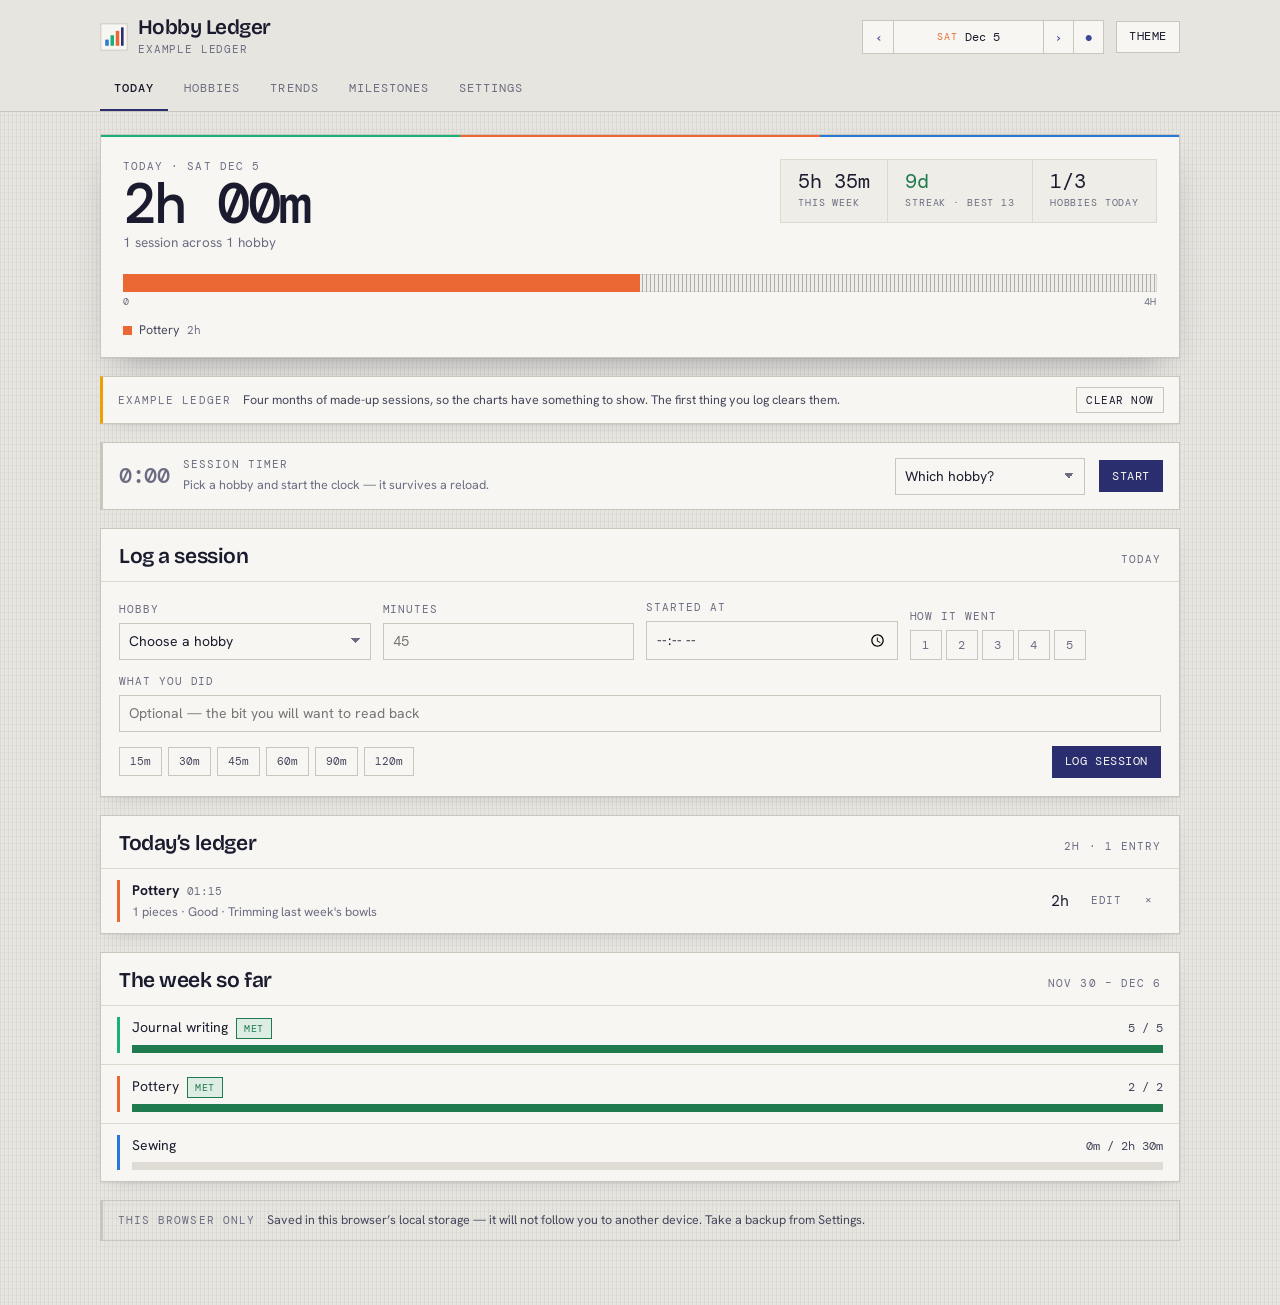
<file: docs/hobby-ledger/index.html>
<!doctype html>
<html lang="en">
<head>
<meta charset="utf-8">
<meta name="viewport" content="width=device-width,initial-scale=1,viewport-fit=cover">
<meta name="description" content="A ledger for the hours you actually spend on your hobbies — sessions, streaks, weekly goals, a consistency grid and CSV export.">
<meta name="theme-color" content="#EBEDEE" media="(prefers-color-scheme: light)">
<meta name="theme-color" content="#0F1416" media="(prefers-color-scheme: dark)">
<link rel="icon" href="data:image/svg+xml,%3Csvg%20xmlns%3D%22http%3A%2F%2Fwww.w3.org%2F2000%2Fsvg%22%20viewBox%3D%220%200%2032%2032%22%3E%3Crect%20width%3D%2232%22%20height%3D%2232%22%20fill%3D%22%23EBEDEE%22%2F%3E%3Crect%20x%3D%226%22%20y%3D%2219%22%20width%3D%224%22%20height%3D%227%22%20fill%3D%22%232a78d6%22%2F%3E%3Crect%20x%3D%2212%22%20y%3D%2214%22%20width%3D%224%22%20height%3D%2212%22%20fill%3D%22%231baf7a%22%2F%3E%3Crect%20x%3D%2218%22%20y%3D%229%22%20width%3D%224%22%20height%3D%2217%22%20fill%3D%22%23eb6834%22%2F%3E%3Crect%20x%3D%2224%22%20y%3D%225%22%20width%3D%223%22%20height%3D%2221%22%20fill%3D%22%230E4552%22%2F%3E%3C%2Fsvg%3E">
<style>
:root{color-scheme:light dark;padding-top:env(safe-area-inset-top,0px);padding-bottom:env(safe-area-inset-bottom,0px)}
body{margin:0}
img{max-width:100%}
[hidden]{display:none!important}</style>
<title>Hobby Ledger</title>
<link rel="preconnect" href="https://fonts.googleapis.com">
<link rel="preconnect" href="https://fonts.gstatic.com" crossorigin>
<link href="https://fonts.googleapis.com/css2?family=Bricolage+Grotesque:opsz,wght@12..96,500;12..96,600;12..96,700&family=Hanken+Grotesk:wght@400;500;600&family=DM+Mono:wght@400;500&display=swap" rel="stylesheet">
<style>
:root{
  --paper:#E7E5DF; --card:#F7F6F2; --card-2:#DEDCD4; --sunk:#EFEDE7;
  --line:#C9C6BB; --line-soft:#DCD9CF;
  --ink:#1A1B2E; --body:#45465C; --muted:#6B6C82;
  --accent:#2A2E6E; --accent-2:#3F459B; --accent-soft:#DFDFF0; --on-accent:#F7F6F2;
  --good:#1F7A4D; --warning:#8A6108; --critical:#B03024;
  --good-soft:#DDEDE4; --warning-soft:#F3E9D2; --critical-soft:#F6DFDC;
  --k1:#2a78d6; --k2:#eb6834; --k3:#1baf7a; --k4:#eda100;
  --k5:#e87ba4; --k6:#008300; --k7:#4a3aa7; --k8:#e34948;
  --q0:#E3E0D8; --q1:#cde2fb; --q2:#9ec5f4; --q3:#5598e7; --q4:#2a78d6; --q5:#184f95;
  --grid:#DCD9CF;
  --weave:rgba(26,27,46,.05); --tooth:rgba(26,27,46,.035);
  --lift:0 1px 0 rgba(26,27,46,.05), 0 6px 18px -12px rgba(26,27,46,.28);
  --lift-2:0 1px 0 rgba(26,27,46,.06), 0 16px 34px -18px rgba(26,27,46,.42);
  --display:'Bricolage Grotesque',ui-sans-serif,'Segoe UI',system-ui,sans-serif;
  --sans:'Hanken Grotesk',-apple-system,BlinkMacSystemFont,'Segoe UI',sans-serif;
  --mono:'DM Mono',ui-monospace,SFMono-Regular,Menlo,monospace;
  --shadow:var(--lift);
}
@media (prefers-color-scheme: dark){
  :root:not([data-theme="light"]){
  --paper:#101124; --card:#1A1C32; --card-2:#242740; --sunk:#15172B;
  --line:#343760; --line-soft:#282B4A;
  --ink:#EDEBF5; --body:#B6B8CE; --muted:#8A8CA8;
  --accent:#9096EC; --accent-2:#B2B6F5; --accent-soft:#252A54; --on-accent:#101124;
  --good:#5FB98A; --warning:#D8A93F; --critical:#E77A6B;
  --good-soft:#14301F; --warning-soft:#2F2710; --critical-soft:#331B18;
  --k1:#3987e5; --k2:#d95926; --k3:#199e70; --k4:#c98500;
  --k5:#d55181; --k6:#008300; --k7:#9085e9; --k8:#e66767;
  --q0:#232640; --q1:#1B2F52; --q2:#234A84; --q3:#2a78d6; --q4:#5598e7; --q5:#9ec5f4;
  --grid:#282B4A;
  --weave:rgba(255,255,255,.035); --tooth:rgba(255,255,255,.022);
  --lift:0 1px 0 rgba(0,0,0,.3), 0 6px 18px -12px rgba(0,0,0,.7);
  --lift-2:0 1px 0 rgba(0,0,0,.35), 0 16px 34px -18px rgba(0,0,0,.85);
  }
}
:root[data-theme="dark"]{
  --paper:#101124; --card:#1A1C32; --card-2:#242740; --sunk:#15172B;
  --line:#343760; --line-soft:#282B4A;
  --ink:#EDEBF5; --body:#B6B8CE; --muted:#8A8CA8;
  --accent:#9096EC; --accent-2:#B2B6F5; --accent-soft:#252A54; --on-accent:#101124;
  --good:#5FB98A; --warning:#D8A93F; --critical:#E77A6B;
  --good-soft:#14301F; --warning-soft:#2F2710; --critical-soft:#331B18;
  --k1:#3987e5; --k2:#d95926; --k3:#199e70; --k4:#c98500;
  --k5:#d55181; --k6:#008300; --k7:#9085e9; --k8:#e66767;
  --q0:#232640; --q1:#1B2F52; --q2:#234A84; --q3:#2a78d6; --q4:#5598e7; --q5:#9ec5f4;
  --grid:#282B4A;
  --weave:rgba(255,255,255,.035); --tooth:rgba(255,255,255,.022);
  --lift:0 1px 0 rgba(0,0,0,.3), 0 6px 18px -12px rgba(0,0,0,.7);
  --lift-2:0 1px 0 rgba(0,0,0,.35), 0 16px 34px -18px rgba(0,0,0,.85);
}
*{box-sizing:border-box}
html,body{height:100%}
body{margin:0; background:var(--paper); color:var(--body); font-family:var(--sans); font-size:15px; line-height:1.5;
  -webkit-font-smoothing:antialiased}
h1,h2,h3,h4{font-family:var(--display); font-weight:600; margin:0; color:var(--ink); text-wrap:balance; letter-spacing:-.015em; line-height:1.15}
h1{font-size:1.45rem} h2{font-size:1.2rem} h3{font-size:1.02rem} h4{font-size:.94rem}
p{margin:0}
button,input,select,textarea{font:inherit; color:inherit}
button{cursor:pointer}
a{color:var(--accent-2)}
:focus-visible{outline:2px solid var(--accent); outline-offset:2px; border-radius:1px}
.num,.mono{font-family:var(--mono); font-variant-numeric:tabular-nums; font-feature-settings:"tnum"}
.eyebrow{font-family:var(--mono); font-size:10.5px; letter-spacing:.1em; text-transform:uppercase; color:var(--muted)}
.sr{position:absolute; width:1px; height:1px; overflow:hidden; clip:rect(0 0 0 0); white-space:nowrap}
@media (prefers-reduced-motion: reduce){ *{animation-duration:.001ms!important; transition-duration:.001ms!important} }

/* ---------------- shell ---------------- */
.app{display:flex; flex-direction:column; min-height:100%}
.topbar{position:sticky; top:env(safe-area-inset-top,0px); z-index:40; background:var(--paper); border-bottom:1px solid var(--line)}
.topbar-in{max-width:1120px; margin:0 auto; padding:16px 20px 10px; display:flex; align-items:center; gap:12px; flex-wrap:wrap}
.brand{display:flex; align-items:center; gap:10px; margin-right:auto; min-width:0}
.brand-mark{width:28px; height:28px; flex:none}
.brand h1{font-size:1.22rem}
.brand .sub{font-family:var(--mono); font-size:10.5px; letter-spacing:.08em; text-transform:uppercase; color:var(--muted); margin-top:2px}

.datenav{display:flex; align-items:stretch; border:1px solid var(--line); background:var(--card)}
.datenav button{border:0; border-left:1px solid var(--line); background:transparent; color:var(--accent-2);
  width:30px; display:grid; place-items:center; font-size:14px; line-height:1}
.datenav button:first-child{border-left:0}
.datenav button:hover{background:var(--card-2)}
.datelabel{min-width:150px; text-align:center; height:32px; display:flex; align-items:center; justify-content:center;
  gap:7px; padding:0 10px; font-family:var(--mono); font-size:12px; position:relative; border-left:1px solid var(--line); color:var(--ink)}
.datelabel input{position:absolute; inset:0; opacity:0; width:100%; height:100%; cursor:pointer; border:0; padding:0}
.datelabel .dow{color:var(--accent-2); text-transform:uppercase; font-size:10px; letter-spacing:.09em}
.datelabel.is-today .dow{color:var(--k2)}

.btn{border:1px solid var(--line); background:var(--card); color:var(--ink); height:32px; padding:0 12px;
  display:inline-flex; align-items:center; gap:7px; font-family:var(--mono); font-size:11.5px; letter-spacing:.05em;
  text-transform:uppercase; white-space:nowrap}
.btn:hover{background:var(--card-2)}
.btn[disabled]{opacity:.45; cursor:not-allowed}
.btn-primary{background:var(--accent); border-color:var(--accent); color:var(--on-accent)}
.btn-primary:hover{background:var(--accent-2); border-color:var(--accent-2)}
.btn-danger{color:var(--critical); border-color:var(--line)}
.btn-danger:hover{background:var(--critical-soft)}
.btn-sm{height:26px; padding:0 9px; font-size:10.5px}
.btn-ghost{border-color:transparent; background:transparent; color:var(--muted)}
.btn-ghost:hover{background:var(--card-2); color:var(--ink)}

.tabs{max-width:1120px; margin:0 auto; width:100%; padding:0 20px; display:flex; gap:2px; overflow-x:auto; scrollbar-width:none}
.tabs::-webkit-scrollbar{display:none}
.tab{font-family:var(--mono); font-size:11.5px; letter-spacing:.07em; text-transform:uppercase; background:none; border:none;
  padding:12px 14px; color:var(--muted); white-space:nowrap; border-bottom:2px solid transparent; flex:none}
.tab:hover{color:var(--ink)}
.tab[aria-selected="true"]{color:var(--ink); border-bottom-color:var(--accent); font-weight:500}
main{max-width:1120px; width:100%; margin:0 auto; padding-inline:20px; padding-block:22px 64px; flex:1}
.stack{display:flex; flex-direction:column; gap:18px}
</style>
<style>
/* ---------------- surfaces ---------------- */
.card{background:var(--card); border:1px solid var(--line); box-shadow:var(--shadow)}
.card-h{display:flex; align-items:baseline; gap:12px; flex-wrap:wrap; padding:13px 16px; border-bottom:1px solid var(--line-soft)}
.card-h h2,.card-h h3{margin-right:auto}
.card-b{padding:16px}
.card-b.tight{padding:0}
.note{font-size:12.5px; color:var(--muted)}
.rule{height:1px; background:var(--line-soft); border:0; margin:0}

.banner{display:flex; gap:12px; align-items:center; flex-wrap:wrap; background:var(--card);
  border:1px solid var(--line); border-left:3px solid var(--k4); padding:10px 15px; font-size:12.5px;
  box-shadow:var(--lift)}
.banner.quiet{border-left-color:var(--line); background:transparent; box-shadow:none; color:var(--muted)}
.banner .eyebrow{flex:none}
.banner p{color:var(--body)}
.banner button{margin-left:auto}

/* ---------------- ledger tiles ---------------- */
.tiles{display:grid; grid-template-columns:repeat(auto-fit,minmax(150px,1fr)); gap:0; border:1px solid var(--line); background:var(--card)}
.tile{padding:14px 16px; border-left:1px solid var(--line-soft); display:flex; flex-direction:column; gap:3px; min-width:0}
.tile:first-child{border-left:0}
.tile .v{font-family:var(--mono); font-size:1.55rem; line-height:1.1; color:var(--ink); font-weight:500; letter-spacing:-.02em}
.tile .v small{font-size:.92rem; color:var(--muted); font-weight:400; margin-left:2px}
.tile .d{font-size:11.5px; color:var(--muted)}
.tile .d b{font-weight:600; color:var(--body)}
.tile.is-good .v{color:var(--good)} .tile.is-warn .v{color:var(--warning)}

/* ---------------- timer ---------------- */
.timer{display:flex; align-items:center; gap:14px; flex-wrap:wrap; padding:14px 16px;
  background:var(--card); border:1px solid var(--line); border-left:3px solid var(--line)}
.timer.running{border-left-color:var(--critical); background:var(--sunk)}
.timer-read{font-family:var(--mono); font-size:1.4rem; font-weight:500; color:var(--muted); letter-spacing:-.02em; line-height:1;
  font-variant-numeric:tabular-nums; transition:font-size .2s ease, color .2s ease}
.timer.running .timer-read{font-size:1.95rem}
.timer.running .timer-read{color:var(--critical)}
.timer-meta{margin-right:auto; display:flex; flex-direction:column; gap:3px; min-width:0}
.timer-meta .who{font-size:13px; color:var(--body); display:flex; align-items:center; gap:7px; min-width:0}
.rec{width:8px; height:8px; border-radius:50%; background:var(--critical); flex:none; animation:pulse 1.8s ease-in-out infinite}
@keyframes pulse{0%,100%{opacity:1}50%{opacity:.28}}
.timer select{max-width:190px}

/* ---------------- forms ---------------- */
.field{display:flex; flex-direction:column; gap:5px; min-width:0}
.field > label{font-family:var(--mono); font-size:10.5px; letter-spacing:.09em; text-transform:uppercase; color:var(--muted)}
input[type=text],input[type=number],input[type=date],input[type=time],select,textarea{
  background:var(--card); border:1px solid var(--line); padding:7px 9px; width:100%; min-width:0;
  font-size:14px; color:var(--ink); border-radius:0; appearance:none}
input[type=number]{font-family:var(--mono)}
textarea{resize:vertical; min-height:56px; line-height:1.45}
select{background-image:linear-gradient(45deg,transparent 50%,var(--muted) 50%),linear-gradient(135deg,var(--muted) 50%,transparent 50%);
  background-position:calc(100% - 15px) 14px,calc(100% - 10px) 14px; background-size:5px 5px,5px 5px; background-repeat:no-repeat; padding-right:28px}
input:disabled,select:disabled{opacity:.5}
.form-grid{display:grid; grid-template-columns:repeat(auto-fit,minmax(130px,1fr)); gap:12px; align-items:end}
.form-actions{display:flex; gap:8px; flex-wrap:wrap; align-items:center}
.form-actions .spacer{margin-left:auto}
.chiprow{display:flex; gap:6px; flex-wrap:wrap}
.chip{border:1px solid var(--line); background:var(--card); padding:5px 10px; font-family:var(--mono); font-size:11px;
  color:var(--body); display:inline-flex; align-items:center; gap:6px}
.chip:hover{background:var(--card-2)}
.chip[aria-pressed="true"]{border-color:var(--accent); background:var(--accent-soft); color:var(--ink); font-weight:500}
.chip .sw{width:9px; height:9px; flex:none}
.mood{display:flex; gap:4px}
.mood button{width:32px; height:30px; border:1px solid var(--line); background:var(--card); font-family:var(--mono); font-size:12px; color:var(--muted)}
.mood button[aria-pressed="true"]{background:var(--accent); border-color:var(--accent); color:var(--on-accent); font-weight:500}

/* ---------------- session rows ---------------- */
.rows{display:flex; flex-direction:column}
.row{display:flex; align-items:center; gap:12px; padding:11px 16px; border-top:1px solid var(--line-soft); min-width:0}
.rows > .row:first-child{border-top:0}
.row:hover{background:var(--sunk)}
.row .bar{width:3px; align-self:stretch; min-height:26px; flex:none}
.row .main{flex:1; min-width:0; display:flex; flex-direction:column; gap:2px}
.row .t{color:var(--ink); font-size:14px; display:flex; align-items:baseline; gap:8px; flex-wrap:wrap}
.row .t .when{font-family:var(--mono); font-size:11px; color:var(--muted)}
.row .s{font-size:12.5px; color:var(--muted); overflow-wrap:anywhere}
.row .mins{font-family:var(--mono); font-size:15px; color:var(--ink); text-align:right; flex:none}
.row .mins small{color:var(--muted); font-size:11px}
.row .acts{display:flex; gap:4px; flex:none}
.empty{padding:26px 16px; text-align:center; color:var(--muted); font-size:13.5px}
.empty b{display:block; color:var(--ink); font-family:var(--display); font-size:15px; margin-bottom:4px; font-weight:600}

/* ---------------- badges ---------------- */
.badge{display:inline-flex; align-items:center; gap:5px; font-family:var(--mono); font-size:10px; letter-spacing:.07em;
  text-transform:uppercase; padding:2px 7px; border:1px solid var(--line); color:var(--muted); white-space:nowrap}
.badge.good{color:var(--good); border-color:var(--good); background:var(--good-soft)}
.badge.warn{color:var(--warning); border-color:var(--warning); background:var(--warning-soft)}
.badge.crit{color:var(--critical); border-color:var(--critical); background:var(--critical-soft)}
.badge.accent{color:var(--accent-2); border-color:var(--accent-2); background:var(--accent-soft)}
.swatch{width:10px; height:10px; flex:none; display:inline-block}
</style>
<style>
/* ---------------- hobby cards ---------------- */
.hobbies{display:grid; grid-template-columns:repeat(auto-fill,minmax(290px,1fr)); gap:14px}
.hcard{background:var(--card); border:1px solid var(--line); border-left:3px solid var(--line); display:flex; flex-direction:column;
  box-shadow:var(--shadow)}
.hcard.archived{opacity:.6}
.hcard-h{display:flex; align-items:flex-start; gap:10px; padding:13px 15px 10px}
.hcard-h .name{flex:1; min-width:0}
.hcard-h h3{overflow-wrap:anywhere}
.hcard-h .cat{font-family:var(--mono); font-size:10px; letter-spacing:.09em; text-transform:uppercase; color:var(--muted); margin-top:3px}
.hcard-stats{display:flex; border-top:1px solid var(--line-soft); border-bottom:1px solid var(--line-soft)}
.hcard-stats > div{flex:1; padding:9px 15px; border-left:1px solid var(--line-soft); min-width:0}
.hcard-stats > div:first-child{border-left:0}
.hcard-stats .v{font-family:var(--mono); font-size:1.05rem; color:var(--ink); line-height:1.2}
.hcard-stats .l{font-family:var(--mono); font-size:9.5px; letter-spacing:.08em; text-transform:uppercase; color:var(--muted); margin-top:2px}
.hcard-b{padding:12px 15px; display:flex; flex-direction:column; gap:10px; flex:1}
.hcard-f{display:flex; gap:6px; padding:10px 15px; border-top:1px solid var(--line-soft); flex-wrap:wrap}

.goal{display:flex; flex-direction:column; gap:5px}
.goal-top{display:flex; align-items:baseline; gap:8px; font-size:12px; color:var(--muted)}
.goal-top .g{margin-left:auto; font-family:var(--mono); color:var(--body)}
.meter{height:7px; background:var(--card-2); position:relative; overflow:hidden}
.meter > i{position:absolute; inset:0 auto 0 0; display:block}
.meter.met > i{background:var(--good)}
.spark{display:block; width:100%; height:30px}

/* ---------------- charts ---------------- */
.chart-wrap{padding:6px 16px 16px}
.chart{display:block; width:100%; height:auto; overflow:visible}
.chart text{font-family:var(--mono); font-size:10px; fill:var(--muted)}
.chart .ax{font-size:9.5px}
.chart .vlabel{fill:var(--body); font-size:10px}
.chart .gridline{stroke:var(--grid); stroke-width:1}
.chart .axisline{stroke:var(--line); stroke-width:1}
.legend{display:flex; flex-wrap:wrap; gap:4px 14px; padding:0 16px 12px}
.legend .item{display:inline-flex; align-items:center; gap:6px; font-size:12px; color:var(--body)}
.legend .item .sw{width:10px; height:10px; flex:none}
.legend .item .n{font-family:var(--mono); font-size:11px; color:var(--muted)}
.legend .item[aria-pressed="false"]{opacity:.4}
.legend button.item{border:0; background:none; padding:2px 0}

.hoverable{cursor:crosshair}
.tipwrap{position:relative}
.tip{position:absolute; z-index:30; pointer-events:none; background:var(--ink); color:var(--paper); padding:7px 9px;
  font-size:12px; line-height:1.4; max-width:240px; box-shadow:0 4px 14px rgba(0,0,0,.22); transform:translate(-50%,-100%)}
.tip[hidden]{display:none!important}
.tip .th{font-family:var(--mono); font-size:10px; letter-spacing:.07em; text-transform:uppercase; opacity:.7; margin-bottom:3px}
.tip .tr{display:flex; gap:10px; align-items:center}
.tip .tr .sw{width:8px; height:8px; flex:none}
.tip .tr .tv{margin-left:auto; font-family:var(--mono)}

/* ---------------- consistency grid ---------------- */
.heat{overflow-x:auto; padding:6px 16px 14px}
.heat-in{display:flex; gap:3px; min-width:min-content}
.heat-col{display:flex; flex-direction:column; gap:3px}
.heat-cell{width:12px; height:12px; background:var(--q0); border:0; padding:0; display:block}
.heat-cell:hover{outline:1.5px solid var(--ink); outline-offset:1px}
.heat-dow{display:flex; flex-direction:column; gap:3px; margin-right:5px; width:14px; flex:none}
.heat-dow span{height:12px; font-family:var(--mono); font-size:9px; color:var(--muted); line-height:12px}
.heat-key{display:flex; align-items:center; gap:6px; padding:0 16px 14px; font-family:var(--mono); font-size:10px; color:var(--muted)}
.heat-key .sw{width:12px; height:12px}
.heat-months{display:flex; gap:3px; padding-left:22px; font-family:var(--mono); font-size:9.5px; color:var(--muted); min-width:min-content}
.heat-months span{width:12px; flex:none; white-space:nowrap; overflow:visible}

/* ---------------- tables ---------------- */
.tablewrap{overflow-x:auto; border-top:1px solid var(--line-soft)}
table{border-collapse:collapse; width:100%; font-size:13px}
th,td{padding:7px 12px; text-align:right; border-bottom:1px solid var(--line-soft); white-space:nowrap}
th:first-child,td:first-child{text-align:left}
thead th{font-family:var(--mono); font-size:10px; letter-spacing:.08em; text-transform:uppercase; color:var(--muted);
  font-weight:400; background:var(--sunk); position:sticky; top:0}
tbody td{font-family:var(--mono); color:var(--body)}
tbody td:first-child{font-family:var(--sans); color:var(--ink)}
tbody tr:hover{background:var(--sunk)}
tfoot td{font-family:var(--mono); color:var(--ink); border-top:1px solid var(--line); font-weight:500}

/* ---------------- milestones ---------------- */
.mstones{display:flex; flex-wrap:wrap; gap:6px}
.mstone{display:inline-flex; align-items:center; gap:6px; border:1px solid var(--line); padding:4px 9px;
  font-family:var(--mono); font-size:11px; color:var(--muted); background:var(--card)}
.mstone.hit{color:var(--ink); border-color:var(--accent); background:var(--accent-soft)}
.mstone.hit .dot{background:var(--accent)}
.mstone .dot{width:7px; height:7px; background:var(--line); flex:none}
.projects{display:flex; flex-direction:column}
.proj{display:flex; align-items:center; gap:10px; padding:10px 16px; border-top:1px solid var(--line-soft)}
.proj:first-child{border-top:0}
.proj .pn{flex:1; min-width:0; color:var(--ink); overflow-wrap:anywhere}
.proj .pn small{display:block; font-size:11.5px; color:var(--muted); font-family:var(--mono)}

/* ---------------- toast & modal ---------------- */
.toast{position:fixed; left:50%; bottom:calc(20px + env(safe-area-inset-bottom,0px)); transform:translateX(-50%); z-index:90;
  background:var(--ink); color:var(--paper); padding:10px 16px; font-size:13.5px; box-shadow:0 6px 22px rgba(0,0,0,.25); max-width:min(92vw,420px)}
.toast[hidden]{display:none!important}
.modal{position:fixed; inset:0; z-index:80; background:rgba(8,14,17,.55); display:grid; place-items:center; padding:16px}
.modal[hidden]{display:none!important}
.modal-in{background:var(--card); border:1px solid var(--line); width:min(520px,100%); max-height:88vh; overflow:auto; box-shadow:0 18px 50px rgba(0,0,0,.3)}
.modal-h{display:flex; align-items:center; gap:12px; padding:14px 16px; border-bottom:1px solid var(--line-soft); position:sticky; top:0; background:var(--card)}
.modal-h h3{margin-right:auto}
.modal-b{padding:16px; display:flex; flex-direction:column; gap:14px}
.modal-f{display:flex; gap:8px; padding:13px 16px; border-top:1px solid var(--line-soft); flex-wrap:wrap}
.modal-f .spacer{margin-left:auto}

/* ---------------- responsive ---------------- */
@media (max-width:760px){
  .topbar-in{padding:12px 16px 8px; gap:9px}
  .tabs{padding:0 16px}
  main{padding-inline:16px; padding-block:18px 56px}
  .brand h1{font-size:1.1rem}
  .datelabel{min-width:0; flex:1}
  .datenav{flex:1 1 100%; order:5}
  .tile .v{font-size:1.32rem}
  .row{padding:10px 13px; gap:9px}
  .chart-wrap,.legend,.heat,.heat-key{padding-left:13px; padding-right:13px}
  .card-h,.card-b{padding-left:13px; padding-right:13px}
  th,td{padding:7px 9px}
}
@media (max-width:460px){
  .tiles{grid-template-columns:1fr 1fr}
  .tile{border-left:1px solid var(--line-soft); border-top:1px solid var(--line-soft)}
  .tile:nth-child(-n+2){border-top:0}
  .tile:nth-child(odd){border-left:0}
  .timer{gap:10px}
  .timer-read{font-size:1.6rem}
}
</style>
<style>
/* ============================================================
   The bench layer — material, weight and motion.
   Everything above sets the system; this is where it is dressed.
   All three hobbies here are handwork, so the page takes its cues
   from the bench: linen tooth on the ground, indigo for structure,
   thread for the day's work.
   ============================================================ */

/* The ground is woven, not flat — a 4px warp and weft at the edge of
   visibility. It reads as texture, never as a grid to measure against. */
body{
  background-color:var(--paper);
  background-image:
    repeating-linear-gradient(90deg, var(--weave) 0 1px, transparent 1px 4px),
    repeating-linear-gradient(0deg,  var(--tooth) 0 1px, transparent 1px 7px);
}

h1{font-size:1.55rem} h2{font-size:1.32rem; letter-spacing:-.02em} h3{font-size:1.06rem}
.card{box-shadow:var(--lift)}
.card-h{padding:15px 18px 13px}
.card-b{padding:18px}
.topbar{background-color:var(--paper); backdrop-filter:saturate(1.1)}
.brand h1{font-size:1.3rem; letter-spacing:-.025em}
.tab{letter-spacing:.09em}
.tab[aria-selected="true"]{border-bottom-width:2px}

/* A stitched rule — ornament, used between blocks of chrome. Charts keep
   solid hairlines; nothing dashed is ever a gridline. */
.stitch{height:1px; border:0; margin:0;
  background-image:repeating-linear-gradient(90deg, var(--line) 0 5px, transparent 5px 10px)}

/* ---------------- the hero: today, as a length of thread ---------------- */
.hero{position:relative; background:var(--card); border:1px solid var(--line); box-shadow:var(--lift-2)}
.hero::before{content:""; position:absolute; inset:0 0 auto 0; height:2px; background:var(--rule, var(--accent))}
.hero-in{display:flex; gap:24px; align-items:flex-start; flex-wrap:wrap; padding:24px 22px 18px}
.hero-fig{display:flex; flex-direction:column; gap:3px; min-width:0}
.hero-num{font-family:var(--mono); font-weight:500; color:var(--ink);
  font-size:clamp(2.5rem, 7.5vw, 3.5rem); line-height:.92; letter-spacing:-.05em;
  font-variant-numeric:tabular-nums}
.hero-num small{font-size:.3em; letter-spacing:0; color:var(--muted); margin-left:.2em; font-weight:400}
.hero-sub{font-size:13.5px; color:var(--muted); max-width:34ch}
.hero-side{display:flex; margin-left:auto; border:1px solid var(--line-soft); background:var(--sunk)}
.hero-side > div{padding:11px 17px; border-left:1px solid var(--line-soft); min-width:96px}
.hero-side > div:first-child{border-left:0}
.hero-side .v{font-family:var(--mono); font-size:1.22rem; color:var(--ink); line-height:1.15}
.hero-side .v.ok{color:var(--good)}
.hero-side .l{font-family:var(--mono); font-size:9.5px; letter-spacing:.09em; text-transform:uppercase;
  color:var(--muted); margin-top:3px}

/* The day's thread: one segment per session, width by minutes. Each carries a
   warp texture so a band of colour reads as something spun rather than a bar. */
.thread{display:flex; gap:2px; height:18px; margin:4px 22px 0; background:var(--sunk);
  box-shadow:inset 0 0 0 1px var(--line-soft)}
.thread > i{display:block; min-width:4px; position:relative; flex:none;
  background-image:repeating-linear-gradient(90deg, rgba(255,255,255,.26) 0 1px, transparent 1px 4px)}
.thread > i.rest{background:none; min-width:0; box-shadow:none; animation:none!important}
.thread-scale{display:flex; justify-content:space-between; margin:3px 22px 0;
  font-family:var(--mono); font-size:9.5px; letter-spacing:.07em; text-transform:uppercase; color:var(--muted)}
:root[data-theme="dark"] .thread > i,
:root:not([data-theme="light"]) .thread > i{background-image:repeating-linear-gradient(90deg, rgba(0,0,0,.26) 0 1px, transparent 1px 4px)}
.thread-empty{height:18px; margin:4px 22px 0; border:1px dashed var(--line); background:var(--sunk)}
.thread-key{display:flex; flex-wrap:wrap; gap:4px 16px; padding:11px 22px 18px}
.thread-key .item{display:inline-flex; align-items:center; gap:7px; font-size:12.5px; color:var(--body)}
.thread-key .item .sw{width:9px; height:9px; flex:none}
.thread-key .item .n{font-family:var(--mono); font-size:11px; color:var(--muted)}

/* ---------------- surfaces with a bit more hand ---------------- */
.tile .v{font-size:1.7rem; letter-spacing:-.03em}
.hcard{box-shadow:var(--lift); transition:box-shadow .18s ease, transform .18s ease}
.hcard:hover{box-shadow:var(--lift-2); transform:translateY(-2px)}
.hcard-h{padding:15px 16px 11px}
.meter{height:8px; background:var(--card-2)}
.meter > i{transform-origin:left center}
.btn{transition:background .14s ease, border-color .14s ease, transform .1s ease}
.btn:active{transform:translateY(1px)}
.row{transition:background .13s ease}
.proj{transition:background .13s ease}
.proj:hover{background:var(--sunk)}
.timer.running{box-shadow:inset 3px 0 0 var(--critical), var(--lift)}

/* The consistency grid sits on the same weave as the page, so the empty days
   read as bare cloth and the logged ones as dye taken up. */
.heat-in{background-image:
  repeating-linear-gradient(90deg, var(--weave) 0 1px, transparent 1px 3px),
  repeating-linear-gradient(0deg,  var(--tooth) 0 1px, transparent 1px 3px)}

/* ---------------- motion ----------------
   Gated on `.anim`, which render() puts on the view only when the tab or the
   day actually changed — so the page animates when you arrive somewhere new
   and stays perfectly still while you type into it. */
@keyframes hl-rise{from{opacity:0; transform:translateY(9px)} to{opacity:1; transform:none}}
@keyframes hl-growx{from{transform:scaleX(0)} to{transform:scaleX(1)}}
@keyframes hl-growy{from{transform:scaleY(0)} to{transform:scaleY(1)}}
@media (prefers-reduced-motion: no-preference){
  .anim > *{animation:hl-rise .34s cubic-bezier(.2,.75,.3,1) both}
  .anim > *:nth-child(2){animation-delay:45ms}
  .anim > *:nth-child(3){animation-delay:90ms}
  .anim > *:nth-child(4){animation-delay:130ms}
  .anim > *:nth-child(5){animation-delay:165ms}
  .anim > *:nth-child(n+6){animation-delay:195ms}
  .anim .meter > i{animation:hl-growx .6s cubic-bezier(.2,.75,.3,1) both .12s}
  .anim .thread > i{animation:hl-growx .5s cubic-bezier(.2,.75,.3,1) both; transform-origin:left center}
  .anim .barmark{transform-box:fill-box; transform-origin:bottom center;
    animation:hl-growy .46s cubic-bezier(.2,.75,.3,1) both; animation-delay:calc(var(--i, 0) * 14ms)}
  .anim .barmark.lie{transform-origin:left center; animation-name:hl-growx}
}

@media (max-width:760px){
  .hero-in{padding:19px 15px 15px; gap:16px}
  .hero-side{margin-left:0; width:100%}
  .hero-side > div{flex:1; min-width:0; padding:9px 12px}
  .thread,.thread-empty{margin-inline:15px}
  .thread-key{padding:10px 15px 15px}
  .card-h,.card-b{padding-left:15px; padding-right:15px}
}
</style>
</head>
<body>
<div class="app">
  <header class="topbar">
    <div class="topbar-in">
      <div class="brand">
        <svg class="brand-mark" viewBox="0 0 32 32" aria-hidden="true">
          <rect x="1" y="1" width="30" height="30" fill="var(--card)" stroke="var(--line)" stroke-width="1"></rect>
          <rect x="6"  y="19" width="4" height="7"  fill="var(--k1)"></rect>
          <rect x="12" y="14" width="4" height="12" fill="var(--k3)"></rect>
          <rect x="18" y="9"  width="4" height="17" fill="var(--k2)"></rect>
          <rect x="24" y="5"  width="3" height="21" fill="var(--accent)"></rect>
        </svg>
        <div>
          <h1>Hobby Ledger</h1>
          <div class="sub" id="brandsub">Hours you meant to spend</div>
        </div>
      </div>
      <div class="datenav" role="group" aria-label="Choose a day">
        <button type="button" id="dprev" aria-label="Previous day">&#8249;</button>
        <div class="datelabel" id="dlabel">
          <span class="dow" id="ddow">—</span><span class="num" id="ddate">—</span>
          <input type="date" id="dinput" aria-label="Jump to a date">
        </div>
        <button type="button" id="dnext" aria-label="Next day">&#8250;</button>
        <button type="button" id="dtoday" aria-label="Go to today" title="Today">&#9679;</button>
      </div>
      <button type="button" class="btn" id="themebtn" aria-label="Switch theme">Theme</button>
    </div>
    <nav class="tabs" role="tablist" aria-label="Sections" id="tabs"></nav>
  </header>
  <main id="view" role="tabpanel" tabindex="-1"></main>
</div>
<div class="toast" id="toast" role="status" aria-live="polite" hidden></div>
<div class="modal" id="modal" hidden role="dialog" aria-modal="true" aria-labelledby="modaltitle">
  <div class="modal-in" id="modalin"></div>
</div>

<script>
/* ============================ tiny DOM + date helpers ============================ */
const SVGNS = "http://www.w3.org/2000/svg";
function el(tag, attrs, kids){
  const n = document.createElement(tag);
  apply(n, attrs);
  add(n, kids);
  return n;
}
function svgEl(tag, attrs, kids){
  const n = document.createElementNS(SVGNS, tag);
  for(const k in (attrs||{})){
    const v = attrs[k];
    if(v === null || v === undefined || v === false) continue;
    if(k === "text"){ n.textContent = v; continue; }
    if(k.startsWith("on") && typeof v === "function"){ n.addEventListener(k.slice(2), v); continue; }
    n.setAttribute(k, v);
  }
  add(n, kids);
  return n;
}
function apply(n, attrs){
  for(const k in (attrs||{})){
    const v = attrs[k];
    if(v === null || v === undefined || v === false) continue;
    if(k === "text"){ n.textContent = v; continue; }
    if(k === "html"){ n.innerHTML = v; continue; }
    if(k === "class"){ n.className = v; continue; }
    if(k === "style"){ n.setAttribute("style", v); continue; }
    if(k === "value"){ n.value = v; continue; }
    if(k === "checked" || k === "disabled" || k === "hidden" || k === "selected"){ n[k] = !!v; continue; }
    if(k.startsWith("on") && typeof v === "function"){ n.addEventListener(k.slice(2), v); continue; }
    n.setAttribute(k, v);
  }
}
function add(n, kids){
  if(kids === null || kids === undefined) return;
  (Array.isArray(kids) ? kids : [kids]).forEach(k => {
    if(k === null || k === undefined || k === false) return;
    n.appendChild(typeof k === "object" ? k : document.createTextNode(String(k)));
  });
}
function clear(n){ while(n.firstChild) n.removeChild(n.firstChild); return n; }
function $(id){ return document.getElementById(id); }

const clamp = (v,a,b) => Math.min(b, Math.max(a, v));
const r0 = n => Math.round(n||0).toLocaleString();
const r1 = n => Math.round((n||0)*10)/10;
const sum = (a, f) => a.reduce((t,x) => t + (f ? f(x) : x), 0);
function uid(){ return Math.random().toString(36).slice(2,10) + Date.now().toString(36).slice(-4); }

const DAY_MS = 86400000;
function todayISO(){ const d = new Date(); return iso(d); }
function iso(d){
  return d.getFullYear() + "-" + String(d.getMonth()+1).padStart(2,"0") + "-" + String(d.getDate()).padStart(2,"0");
}
function parseISO(s){ const [y,m,d] = String(s).split("-").map(Number); return new Date(y, (m||1)-1, d||1); }
function addDays(isoStr, n){ const d = parseISO(isoStr); d.setDate(d.getDate()+n); return iso(d); }
function daysBetween(a, b){ return Math.round((parseISO(b) - parseISO(a)) / DAY_MS); }
const DOW_SHORT = ["Sun","Mon","Tue","Wed","Thu","Fri","Sat"];
const MON_SHORT = ["Jan","Feb","Mar","Apr","May","Jun","Jul","Aug","Sep","Oct","Nov","Dec"];
function dowIndex(isoStr){ return parseISO(isoStr).getDay(); }
function fmtDate(isoStr){ const d = parseISO(isoStr); return MON_SHORT[d.getMonth()] + " " + d.getDate(); }
function fmtDateFull(isoStr){ const d = parseISO(isoStr); return MON_SHORT[d.getMonth()] + " " + d.getDate() + ", " + d.getFullYear(); }
function monthKey(isoStr){ return String(isoStr).slice(0,7); }
/* Start of the week containing `isoStr`, honouring the week-start setting. */
function weekStartOf(isoStr, weekStart){
  const back = (dowIndex(isoStr) - (weekStart||0) + 7) % 7;
  return addDays(isoStr, -back);
}
/* Minutes as the ledger writes them: 95 -> "1h 35m", 40 -> "40m". */
function fmtMins(m){
  m = Math.round(m||0);
  if(m < 60) return m + "m";
  const h = Math.floor(m/60), r = m % 60;
  return r ? h + "h " + r + "m" : h + "h";
}
function fmtHours(m){ return r1((m||0)/60) + "h"; }
function fmtClock(ms){
  const t = Math.max(0, Math.floor(ms/1000));
  const h = Math.floor(t/3600), m = Math.floor((t%3600)/60), s = t%60;
  return (h ? h + ":" + String(m).padStart(2,"0") : String(m)) + ":" + String(s).padStart(2,"0");
}
function nowHM(){ const d = new Date(); return String(d.getHours()).padStart(2,"0") + ":" + String(d.getMinutes()).padStart(2,"0"); }
function hourOf(hm){ const h = parseInt(String(hm||"").slice(0,2), 10); return isNaN(h) ? null : h; }
function fmtHour(h){ const ap = h < 12 ? "am" : "pm"; const v = h % 12 === 0 ? 12 : h % 12; return v + ap; }
</script>
<script>
/* ============================ the model ============================ */
/* Eight inks, assigned in fixed order as hobbies are created and never recycled
   by rank — a hobby keeps its colour for life, so a filter that hides three
   series does not repaint the rest. */
const INKS = [
  {id:1, css:"var(--k1)", name:"Blue"},   {id:2, css:"var(--k2)", name:"Orange"},
  {id:3, css:"var(--k3)", name:"Aqua"},   {id:4, css:"var(--k4)", name:"Yellow"},
  {id:5, css:"var(--k5)", name:"Magenta"},{id:6, css:"var(--k6)", name:"Green"},
  {id:7, css:"var(--k7)", name:"Violet"}, {id:8, css:"var(--k8)", name:"Red"},
];
const inkCss = n => (INKS[((n||1)-1) % 8] || INKS[0]).css;

const CATEGORIES = [
  ["making","Making"], ["music","Music"], ["reading","Reading"], ["writing","Writing"],
  ["moving","Moving"], ["outdoors","Outdoors"], ["mind","Mind"], ["games","Games"], ["other","Other"],
];
const catLabel = c => (CATEGORIES.find(x => x[0] === c) || ["","Other"])[1];

/* A hobby may count its own thing alongside minutes — pages, kilometres, words.
   Blank means minutes are the whole story. */
const UNIT_SUGGESTIONS = ["pages","km","words","routes","photos","pieces","tracks","plants","chapters","recipes","games","rows"];

const MOODS = [["1","Slog"],["2","Meh"],["3","Fine"],["4","Good"],["5","Flow"]];
const MILESTONE_HOURS = [10, 25, 50, 100, 250, 500, 1000];
const PROJECT_STATUS = [["idea","Idea"],["making","In progress"],["done","Finished"],["shelved","Shelved"]];
/* A book is a project with an author, so reading and writing hobbies get the
   words a reading log actually uses and everything else keeps the general ones. */
const BOOK_STATUS = [["idea","To read"],["making","Reading"],["done","Finished"],["shelved","Abandoned"]];
const statusList = cat => (cat === "reading" ? BOOK_STATUS : PROJECT_STATUS);
const statusLabel = (st, cat) => (statusList(cat).find(x => x[0] === st) || ["","In progress"])[1];
function projectWords(cat){
  return cat === "reading"
    ? {thing:"Book", things:"Books", lower:"book", by:"Author",
       namePlaceholder:"Piranesi", byPlaceholder:"Susanna Clarke", doneLabel:"Finished on"}
    : {thing:"Project", things:"Projects", lower:"project", by:"By",
       namePlaceholder:"Linen shirt", byPlaceholder:"Pattern, designer, maker", doneLabel:"Finished on"};
}

const TABS = [["today","Today"],["hobbies","Hobbies"],["trends","Trends"],["milestones","Milestones"],["settings","Settings"]];

const state = {
  tab: "today",
  date: todayISO(),
  hobbies: {},          /* id -> hobby */
  months: {},           /* "YYYY-MM" -> [session] */
  config: {weekStart: 1},
  timer: null,          /* {hobbyId, startedAt} */
  loaded: false,
  demo: false,
  trendRange: 90,
  trendTable: false,
  hidden: {},           /* hobbyId -> true, for the legend filter */
  heatHobby: "",
  timerPick: "",
  showArchived: false,
};

function newHobby(over){
  return Object.assign({
    id: uid(), name: "", cat: "other", ink: nextInk(), unit: "",
    goalType: "minutes", goalValue: 120, createdAt: todayISO(),
    archived: false, projects: [],
  }, over || {});
}
function nextInk(){
  const used = new Set(Object.values(state.hobbies).map(h => h.ink));
  for(let i=1; i<=8; i++) if(!used.has(i)) return i;
  return (Object.keys(state.hobbies).length % 8) + 1;
}
function normaliseHobby(h){
  const base = {id: h.id || uid(), name: "", cat: "other", ink: 1, unit: "", goalType: "minutes",
    goalValue: 0, createdAt: todayISO(), archived: false, projects: []};
  const o = Object.assign(base, h);
  if(o.cat === "words") o.cat = "writing";   /* the category used to cover both */
  o.ink = clamp(Number(o.ink) || 1, 1, 8);
  o.goalValue = Number(o.goalValue) || 0;
  o.archived = !!o.archived;
  o.projects = Array.isArray(o.projects) ? o.projects.map(p => Object.assign(
    {id: uid(), name: "", by: "", status: "making", note: "", createdAt: todayISO(), doneAt: ""}, p)) : [];
  return o;
}
function normaliseSession(s){
  return {
    id: s.id || uid(),
    date: s.date || todayISO(),
    hobbyId: s.hobbyId || "",
    minutes: Math.max(0, Math.round(Number(s.minutes) || 0)),
    at: s.at || "",
    mood: Number(s.mood) || 0,
    amount: (s.amount === null || s.amount === undefined || s.amount === "") ? null : Number(s.amount),
    note: s.note || "",
    projectId: s.projectId || "",
  };
}

/* ---------------- reading the ledger ---------------- */
function hobby(id){ return state.hobbies[id] || null; }
function hobbyName(id){ const h = hobby(id); return h ? h.name : "Deleted hobby"; }
function hobbyInk(id){ const h = hobby(id); return h ? inkCss(h.ink) : "var(--muted)"; }
function liveHobbies(){
  return Object.values(state.hobbies)
    .filter(h => !h.archived)
    .sort((a,b) => a.name.localeCompare(b.name));
}
function allHobbies(){
  return Object.values(state.hobbies)
    .sort((a,b) => (a.archived - b.archived) || a.name.localeCompare(b.name));
}
function monthList(){ return Object.keys(state.months).sort(); }
function allSessions(){
  const out = [];
  monthList().forEach(k => (state.months[k] || []).forEach(s => out.push(s)));
  return out;
}
function sessionsOn(dateISO){
  const list = state.months[monthKey(dateISO)] || [];
  return list.filter(s => s.date === dateISO)
    .sort((a,b) => (a.at || "99:99").localeCompare(b.at || "99:99"));
}
function sessionsBetween(fromISO, toISO){
  const out = [];
  monthList().forEach(k => {
    if(k < monthKey(fromISO) || k > monthKey(toISO)) return;
    (state.months[k] || []).forEach(s => { if(s.date >= fromISO && s.date <= toISO) out.push(s); });
  });
  return out.sort((a,b) => a.date.localeCompare(b.date));
}
function findSession(id){
  for(const k of monthList()){
    const hit = (state.months[k] || []).find(s => s.id === id);
    if(hit) return hit;
  }
  return null;
}
function hasAnyData(){ return allSessions().length > 0; }

/* Lifetime figures per hobby, computed in one pass over the ledger. */
function hobbyTotals(){
  const bag = {};
  Object.keys(state.hobbies).forEach(id => { bag[id] = {minutes:0, sessions:0, amount:0, first:"", last:"", best:0}; });
  allSessions().forEach(s => {
    const t = bag[s.hobbyId]; if(!t) return;
    t.minutes += s.minutes; t.sessions += 1;
    if(s.amount) t.amount += s.amount;
    if(s.minutes > t.best) t.best = s.minutes;
    if(!t.first || s.date < t.first) t.first = s.date;
    if(!t.last || s.date > t.last) t.last = s.date;
  });
  return bag;
}
/* Consecutive days ending today (or yesterday — a streak survives until the
   day is actually missed) with at least one logged session. */
function streak(hobbyId){
  const days = new Set();
  allSessions().forEach(s => { if(!hobbyId || s.hobbyId === hobbyId) days.add(s.date); });
  if(!days.size) return {current: 0, longest: 0, days};
  const sorted = [...days].sort();
  let longest = 1, run = 1;
  for(let i=1; i<sorted.length; i++){
    run = daysBetween(sorted[i-1], sorted[i]) === 1 ? run + 1 : 1;
    if(run > longest) longest = run;
  }
  const t = todayISO();
  let cur = 0, cursor = days.has(t) ? t : (days.has(addDays(t,-1)) ? addDays(t,-1) : null);
  while(cursor && days.has(cursor)){ cur++; cursor = addDays(cursor, -1); }
  return {current: cur, longest, days};
}
/* Consecutive weeks, ending this week or last, carrying at least one session.
   A hobby done twice a week never holds a day streak; this is what "kept it up"
   actually looks like for one. */
function weekRun(hobbyId){
  const weeks = new Set();
  allSessions().forEach(s => { if(!hobbyId || s.hobbyId === hobbyId) weeks.add(weekStartOf(s.date, state.config.weekStart)); });
  if(!weeks.size) return 0;
  const thisWk = weekStartOf(todayISO(), state.config.weekStart);
  let cursor = weeks.has(thisWk) ? thisWk : (weeks.has(addDays(thisWk, -7)) ? addDays(thisWk, -7) : null);
  let n = 0;
  while(cursor && weeks.has(cursor)){ n++; cursor = addDays(cursor, -7); }
  return n;
}
function weekProgress(h, onDate){
  const from = weekStartOf(onDate, state.config.weekStart), to = addDays(from, 6);
  const mine = sessionsBetween(from, to).filter(s => s.hobbyId === h.id);
  const value = h.goalType === "sessions" ? mine.length : sum(mine, s => s.minutes);
  const goal = h.goalType === "none" ? 0 : h.goalValue;
  return {value, goal, met: goal > 0 && value >= goal, from, to, count: mine.length,
    minutes: sum(mine, s => s.minutes)};
}
function goalLabel(h){
  if(h.goalType === "none" || !h.goalValue) return "No weekly goal";
  return h.goalType === "sessions"
    ? h.goalValue + (h.goalValue === 1 ? " session" : " sessions") + " a week"
    : fmtMins(h.goalValue) + " a week";
}
function goalText(h, p){
  if(!p.goal) return h.goalType === "sessions" ? p.value + " logged" : fmtMins(p.value) + " logged";
  return (h.goalType === "sessions" ? p.value + " / " + p.goal : fmtMins(p.value) + " / " + fmtMins(p.goal));
}
</script>
<script>
/* ============================ persistence ============================
   Two runtimes, one source. Inside a claude.ai artifact the ledger lives in the
   document store and follows you between devices; anywhere else it falls back
   to localStorage and says so in a banner.

     config/app              week start and other preferences
     hobbies/<hid>           one document per hobby, with its projects
     sessions/<YYYY-MM>      one document per month, holding that month's sessions
     timer/current           the running timer, so a reload does not lose it

   Sessions are bucketed by month rather than stored one document each: the
   store caps an artifact at 5,000 documents, and a per-session document would
   spend that cap in a couple of years of honest logging. A month document holds
   roughly 1,500 sessions inside the 256 KiB body limit — far past what a month
   can physically contain.
==================================================================== */
const LS_KEY = "hobby_ledger_v1";
const Persist = {db: null, queue: {}};

/* One write at a time per document: each key keeps its own promise chain. */
function enqueue(key, fn){
  const prev = Persist.queue[key] || Promise.resolve();
  const next = prev.then(fn, fn).catch(err => onWriteError(err));
  Persist.queue[key] = next;
  return next;
}
function onWriteError(err){
  if(!err || !err.code) { console.warn(err); return; }
  if(err.code === "quota_exceeded") toast("The store is full — export a backup and delete some old months.");
  else if(err.code === "invalid_argument") toast("This view can read the ledger but not write to it.");
  else if(err.code === "revoked") toast("Access to the stored ledger ended — this session stays in memory.");
  else console.warn("db", err.code, err.message);
}
const plain = v => JSON.parse(JSON.stringify(v));

function flush(key){
  if(!Persist.db){ localSave(); return Promise.resolve(); }
  const parts = key.split("|");
  return enqueue(key, () => {
    const db = Persist.db;
    if(parts[0] === "hobby"){
      const h = state.hobbies[parts[1]];
      return h ? db.doc("hobbies/" + parts[1]).set(plain(h)) : db.doc("hobbies/" + parts[1]).delete();
    }
    if(parts[0] === "month"){
      const items = state.months[parts[1]];
      if(!items || !items.length) return db.doc("sessions/" + parts[1]).delete();
      return db.doc("sessions/" + parts[1]).set({month: parts[1], items: plain(items)});
    }
    if(parts[0] === "config") return db.doc("config/app").set(plain(state.config));
    if(parts[0] === "timer"){
      return state.timer ? db.doc("timer/current").set(plain(state.timer)) : db.doc("timer/current").delete();
    }
    return Promise.resolve();
  });
}
function localSave(){
  if(state.demo) return;   /* the examples live in memory and nowhere else */
  try{
    localStorage.setItem(LS_KEY, JSON.stringify({
      hobbies: state.hobbies, months: state.months, config: state.config, timer: state.timer,
    }));
  }catch(e){ /* private window or a full quota — the session still works in memory */ }
}
function localLoad(){
  try{
    const raw = localStorage.getItem(LS_KEY);
    if(!raw) return false;
    const o = JSON.parse(raw);
    if(o.hobbies) Object.values(o.hobbies).forEach(h => { const n = normaliseHobby(h); state.hobbies[n.id] = n; });
    if(o.months) Object.keys(o.months).forEach(k => { state.months[k] = (o.months[k] || []).map(normaliseSession); });
    if(o.config) state.config = Object.assign(state.config, o.config);
    if(o.timer && o.timer.hobbyId) state.timer = o.timer;
    return hasAnyData();
  }catch(e){ return false; }
}

/* ---------------- mutations ----------------
   Every write goes through here so the example ledger is retired the moment
   real data arrives, and so the right documents — and only those — are saved. */
function mutate(fn){
  const wasDemo = state.demo;
  if(wasDemo) retireDemo();
  const touched = fn() || [];
  (Array.isArray(touched) ? touched : [touched]).forEach(flush);
  if(wasDemo) saveEverything();
  render();
}
/* For changes that are real but are not an entry in the ledger — the running
   timer — so pressing Start does not retire the examples. */
function mutateQuiet(fn){
  const touched = fn() || [];
  (Array.isArray(touched) ? touched : [touched]).forEach(flush);
  render();
}
function saveEverything(){
  Object.keys(state.hobbies).forEach(id => flush("hobby|" + id));
  monthList().forEach(k => flush("month|" + k));
  flush("config");
}
/* The example ledger only ever lived in memory, so retiring it is a matter of
   dropping it — but the hobbies are kept, because any action that retires the
   examples is either logging against one of them or editing one, and pulling
   them out from under that would lose the user's work. The banner's own button
   clears everything. */
function retireDemo(){
  state.demo = false;
  state.months = {};
  toast("Example sessions cleared — the hobbies stay, delete any you do not want.");
}
function clearExamples(){
  state.demo = false;
  state.hobbies = {};
  state.months = {};
  state.timer = null;
  resetDraft();
  localSave();
  render();
  toast("Examples cleared — add your first hobby.");
}

function addSession(data){
  const s = normaliseSession(data);
  const k = monthKey(s.date);
  if(!state.months[k]) state.months[k] = [];
  state.months[k].push(s);
  return "month|" + k;
}
function updateSession(id, patch){
  const old = findSession(id);
  if(!old) return [];
  const oldKey = monthKey(old.date);
  const merged = normaliseSession(Object.assign({}, old, patch, {id}));
  const newKey = monthKey(merged.date);
  state.months[oldKey] = (state.months[oldKey] || []).filter(s => s.id !== id);
  if(!state.months[newKey]) state.months[newKey] = [];
  state.months[newKey].push(merged);
  return oldKey === newKey ? ["month|" + newKey] : ["month|" + oldKey, "month|" + newKey];
}
function removeSession(id){
  const old = findSession(id);
  if(!old) return [];
  const k = monthKey(old.date);
  state.months[k] = (state.months[k] || []).filter(s => s.id !== id);
  return ["month|" + k];
}
function saveHobby(h){
  const n = normaliseHobby(h);
  state.hobbies[n.id] = n;
  return ["hobby|" + n.id];
}
function deleteHobby(id){
  delete state.hobbies[id];
  const keys = ["hobby|" + id];
  monthList().forEach(k => {
    const before = (state.months[k] || []).length;
    state.months[k] = (state.months[k] || []).filter(s => s.hobbyId !== id);
    if(state.months[k].length !== before) keys.push("month|" + k);
  });
  if(state.timer && state.timer.hobbyId === id){ state.timer = null; keys.push("timer"); }
  return keys;
}
</script>
<script>
/* ============================ the example ledger ============================
   Shown only when nothing has been logged yet, so the first look shows what the
   app does rather than an empty shell. Clearly labelled, and retired the moment
   anything real is entered. ========================================== */
function mulberry32(a){
  return function(){ a |= 0; a = a + 0x6D2B79F5 | 0; let t = Math.imul(a ^ a >>> 15, 1 | a);
    t = t + Math.imul(t ^ t >>> 7, 61 | t) ^ t; return ((t ^ t >>> 14) >>> 0) / 4294967296; };
}
/* Inks 1, 2 and 3 on purpose: those three slots are the ones the palette
   validates on ALL pairs, not only adjacent ones, so with three hobbies every
   comparison on screen — stack, bar, key swatch — clears the gates. */
const DEMO_HOBBIES = [
  {name:"Pottery", cat:"making", ink:2, unit:"pieces", goalType:"sessions", goalValue:2,
   days:[2,6], chance:.7, mean:120, spread:40, hour:[10,19], rate:.012,
   projects:[["Dinner set — six bowls","making"],["Mug order for Amma","done"]],
   notes:["Wheel practice — six cylinders, kept two","Trimming last week's bowls",
     "Glazing day, celadon and a tenmoku test","Centring still fighting me",
     "Hand-built a slab vase","Loaded the bisque kiln","Pulled handles until they stopped cracking"]},
  {name:"Sewing", cat:"making", ink:1, unit:"", goalType:"minutes", goalValue:150,
   days:[0,3,6], chance:.55, mean:85, spread:40, hour:[14,21], rate:0,
   projects:[["Linen shirt","making"],["Tote bag","done"],["Quilt, eventually","idea"]],
   notes:["Cut the pattern, nothing sewn yet","Set both sleeves, unpicked one",
     "Hemming — the boring bit","Overlocked the seams","Toile fits, cutting the real fabric",
     "Buttonholes, finally","Rethreaded the machine four times"]},
  {name:"Journal writing", cat:"writing", ink:3, unit:"pages", goalType:"sessions", goalValue:5,
   days:[0,1,2,3,4,5,6], chance:.72, mean:22, spread:12, hour:[21,23], rate:.09,
   notes:["","Morning pages, barely awake","Long entry about the week","Three lines and out",
     "Wrote through something","Mostly lists","Reread January, cringed, kept going"]},
];
function buildDemo(){
  const rnd = mulberry32(0x48424C21);
  const DAYS_BACK = 118;
  state.hobbies = {}; state.months = {};
  DEMO_HOBBIES.forEach(spec => {
    const h = normaliseHobby({
      name: spec.name, cat: spec.cat, ink: spec.ink, unit: spec.unit,
      goalType: spec.goalType, goalValue: spec.goalValue,
      createdAt: addDays(todayISO(), -DAYS_BACK),
    });
    h.projects = (spec.projects || []).map(([name, status], i) => ({
      id: uid(), name, status, note: "",
      createdAt: addDays(todayISO(), -100 + i * 30),
      doneAt: status === "done" ? addDays(todayISO(), -40 + i * 10) : "",
    }));
    state.hobbies[h.id] = h;
    spec._id = h.id;
  });
  const nowH = new Date().getHours();
  for(let back = DAYS_BACK; back >= 0; back--){
    const date = addDays(todayISO(), -back), dw = dowIndex(date);
    /* Real life has quiet fortnights; a demo that logs every planned day reads fake. */
    const slump = (back > 52 && back < 64) ? 0.25 : 1;
    DEMO_HOBBIES.forEach(spec => {
      if(spec.days.indexOf(dw) === -1) return;
      if(back === 0 && spec.hour[0] > nowH) return;   /* that hour has not come round yet today */
      if(rnd() > spec.chance * slump) return;
      const minutes = Math.max(10, Math.round((spec.mean + (rnd() - .5) * 2 * spec.spread) / 5) * 5);
      let hour = spec.hour[0] + Math.floor(rnd() * (spec.hour[1] - spec.hour[0] + 1));
      if(back === 0) hour = Math.min(hour, nowH);
      const at = String(clamp(hour,0,23)).padStart(2,"0") + ":" + String(Math.floor(rnd()*4) * 15).padStart(2,"0");
      const notes = spec.notes;
      const s = normaliseSession({
        date, hobbyId: spec._id, minutes, at,
        mood: 2 + Math.round(rnd() * 3),
        amount: spec.rate ? Math.max(1, Math.round(minutes * spec.rate * (0.8 + rnd() * 0.4))) : null,
        note: notes[Math.floor(rnd() * notes.length)],
        projectId: "",
      });
      const k = monthKey(date);
      (state.months[k] = state.months[k] || []).push(s);
    });
  }
  /* Open on a day that has something on it, whatever the dice did. */
  const tk = monthKey(todayISO());
  if(!(state.months[tk] || []).some(s => s.date === todayISO())){
    const spec = DEMO_HOBBIES.filter(x => x.hour[0] <= nowH).pop() || DEMO_HOBBIES[0];
    (state.months[tk] = state.months[tk] || []).push(normaliseSession({
      date: todayISO(), hobbyId: spec._id, minutes: Math.round(spec.mean / 5) * 5,
      at: String(clamp(nowH - 1, 0, 23)).padStart(2, "0") + ":15", mood: 4,
      amount: spec.rate ? Math.max(1, Math.round(spec.mean * spec.rate)) : null,
      note: spec.notes[1] || "", projectId: "",
    }));
  }
  state.demo = true;
}

/* ============================ chrome ============================ */
let toastTimer = null;
function toast(msg){
  const t = $("toast");
  t.textContent = msg;
  t.hidden = false;
  clearTimeout(toastTimer);
  toastTimer = setTimeout(() => { t.hidden = true; }, 3400);
}
let lastFocus = null;
function openModal(title, bodyNodes, footNodes){
  lastFocus = document.activeElement;
  const box = clear($("modalin"));
  box.appendChild(el("div", {class:"modal-h"}, [
    el("h3", {id:"modaltitle", text:title}),
    el("button", {class:"btn btn-sm btn-ghost", type:"button", text:"Close", onclick:closeModal}),
  ]));
  box.appendChild(el("div", {class:"modal-b"}, bodyNodes));
  if(footNodes) box.appendChild(el("div", {class:"modal-f"}, footNodes));
  $("modal").hidden = false;
  const first = box.querySelector("input,select,textarea,button:not(.btn-ghost)");
  if(first) setTimeout(() => first.focus(), 30);
}
function closeModal(){
  $("modal").hidden = true;
  clear($("modalin"));
  if(lastFocus && lastFocus.focus) lastFocus.focus();
}
$("modal").addEventListener("click", e => { if(e.target === $("modal")) closeModal(); });
document.addEventListener("keydown", e => {
  if(e.key === "Escape" && !$("modal").hidden) closeModal();
});

function applyTheme(t){
  if(t) document.documentElement.setAttribute("data-theme", t);
  else document.documentElement.removeAttribute("data-theme");
}
function currentTheme(){ return document.documentElement.getAttribute("data-theme") || ""; }
function toggleTheme(){
  const order = ["", "light", "dark"];
  const next = order[(order.indexOf(currentTheme()) + 1) % 3];
  applyTheme(next);
  try{ localStorage.setItem("hl_theme", next); }catch(e){}
  toast(next ? (next === "dark" ? "Dark theme" : "Light theme") : "Following your system theme");
  render();
}
try{ const th = localStorage.getItem("hl_theme"); if(th) applyTheme(th); }catch(e){}
</script>
<script>
/* ============================ charts ============================
   Hand-drawn SVG at 1:1 with CSS pixels — the viewBox is sized from the real
   container width so a 10px label is 10px on a phone as well as a laptop, and
   a debounced resize re-renders. Every chart takes its text colour from the
   theme tokens, carries a legend whenever two or more series are on screen,
   and has a table view behind a toggle: three of the light-mode inks sit under
   3:1 against the card, so the labels are the relief, not an optional extra. */
function vizWidth(){
  const page = Math.min(document.documentElement.clientWidth || 900, 1120);
  const gutter = page <= 760 ? 16 : 20;
  const pad = page <= 760 ? 13 : 16;
  return Math.max(250, page - gutter * 2 - 2 - pad * 2);
}
/* A bar whose data-end is rounded and whose baseline end stays square. */
function barPath(x, y, w, h, r, up){
  r = Math.min(r, w / 2, Math.max(0, h));
  if(h <= 0.6) return "M" + x + "," + y + "h" + w;
  return up
    ? "M" + x + "," + (y + h) + "V" + (y + r) + "a" + r + "," + r + " 0 0 1 " + r + "," + (-r) +
      "h" + (w - 2 * r) + "a" + r + "," + r + " 0 0 1 " + r + "," + r + "V" + (y + h) + "Z"
    : "M" + x + "," + y + "H" + (x + w - r) + "a" + r + "," + r + " 0 0 1 " + r + "," + r +
      "v" + (h - 2 * r) + "a" + r + "," + r + " 0 0 1 " + (-r) + "," + r + "H" + x + "Z";
}
/* A "nice" axis maximum, so the top tick names a round number the chart reaches. */
function niceMax(v){
  if(v <= 0) return 1;
  const mag = Math.pow(10, Math.floor(Math.log10(v)));
  const n = v / mag;
  const step = [1, 1.5, 2, 2.5, 3, 4, 5, 6, 8, 10].find(x => n <= x) || 10;
  return step * mag;
}
function tipRow(swatch, label, value){
  return el("div", {class:"tr"}, [
    swatch ? el("span", {class:"sw", style:"background:" + swatch}) : null,
    el("span", {text:label}),
    el("span", {class:"tv", text:value}),
  ]);
}
/* One tooltip per chart, driven by a builder hung off each mark. */
function tipWrap(svg, extra){
  const tip = el("div", {class:"tip", hidden:true});
  const wrap = el("div", {class:"tipwrap"}, [svg, tip].concat(extra || []));
  const show = e => {
    const t = e.target, build = t && t.__tip;
    if(!build){ tip.hidden = true; return; }
    clear(tip);
    add(tip, build());
    tip.hidden = false;
    const r = wrap.getBoundingClientRect();
    const x = clamp(e.clientX - r.left, 60, Math.max(60, r.width - 60));
    tip.style.left = x + "px";
    tip.style.top = Math.max(34, e.clientY - r.top - 12) + "px";
  };
  svg.addEventListener("mousemove", show);
  svg.addEventListener("mouseleave", () => { tip.hidden = true; });
  svg.addEventListener("touchstart", e => {
    if(e.touches && e.touches[0]) show({target: e.target, clientX: e.touches[0].clientX, clientY: e.touches[0].clientY});
  }, {passive: true});
  return wrap;
}
function legendFor(items, onToggle){
  return el("div", {class:"legend", role:"list"}, items.map(it =>
    onToggle
      ? el("button", {class:"item", type:"button", role:"listitem", "aria-pressed": String(!it.off),
          onclick:() => onToggle(it.key)}, [
          el("span", {class:"sw", style:"background:" + it.color}),
          el("span", {text:it.label}),
          it.note ? el("span", {class:"n", text:it.note}) : null,
        ])
      : el("span", {class:"item", role:"listitem"}, [
          el("span", {class:"sw", style:"background:" + it.color}),
          el("span", {text:it.label}),
          it.note ? el("span", {class:"n", text:it.note}) : null,
        ])
  ));
}

/* ---------------- weekly minutes, stacked by hobby ---------------- */
function weeklyStack(weeks, series){
  const W = vizWidth(), H = 236;
  const M = {t: 12, r: 8, b: 26, l: 40};
  const iw = Math.max(60, W - M.l - M.r), ih = H - M.t - M.b;
  const totals = weeks.map(w => sum(series, s => s.by[w.key] || 0));
  const max = niceMax(Math.max(1, ...totals) / 60) * 60;
  const bw = Math.min(46, iw / Math.max(1, weeks.length) * 0.72);
  const step = iw / Math.max(1, weeks.length);
  const y = v => M.t + ih - (v / max) * ih;
  const kids = [];
  /* gridlines at 0, ¼, ½, ¾, max — every one names a value the chart reaches */
  for(let i = 0; i <= 4; i++){
    const v = max * i / 4, yy = y(v);
    kids.push(svgEl("line", {class:"gridline", x1:M.l, x2:M.l + iw, y1:yy, y2:yy}));
    kids.push(svgEl("text", {class:"ax", x:M.l - 7, y:yy + 3.5, "text-anchor":"end", text: i === 0 ? "0" : r1(v/60) + "h"}));
  }
  weeks.forEach((wk, i) => {
    const cx = M.l + step * i + step / 2;
    let acc = 0;
    const stackRows = [];
    series.forEach(s => {
      const v = s.by[wk.key] || 0;
      if(v > 0) stackRows.push(s);
    });
    series.forEach((s, si) => {
      const v = s.by[wk.key] || 0;
      if(v <= 0) return;
      const top = y(acc + v), bot = y(acc);
      const isTop = stackRows[stackRows.length - 1] === s;
      /* a 2px surface gap keeps adjacent segments legible without a stroke */
      const h = Math.max(1, bot - top - (isTop ? 0 : 2));
      const node = svgEl("path", {class:"barmark", style:"--i:" + i,
        d: barPath(cx - bw/2, top, bw, h, isTop ? 4 : 0, true), fill: s.color});
      node.__tip = () => [
        el("div", {class:"th", text: "Week of " + fmtDate(wk.key)}),
      ].concat(stackRows.map(r => tipRow(r.color, r.label, fmtMins(r.by[wk.key] || 0))))
       .concat([tipRow(null, "Total", fmtMins(sum(stackRows, r => r.by[wk.key] || 0)))]);
      kids.push(node);
      acc += v;
    });
    const maxLabels = Math.max(3, Math.floor(iw / 58));
    const showLabel = weeks.length <= maxLabels || i % Math.ceil(weeks.length / maxLabels) === 0;
    if(showLabel) kids.push(svgEl("text", {class:"ax", x:cx, y:H - 8, "text-anchor":"middle", text:fmtDate(wk.key)}));
  });
  kids.push(svgEl("line", {class:"axisline", x1:M.l, x2:M.l + iw, y1:M.t + ih, y2:M.t + ih}));
  const svg = svgEl("svg", {class:"chart hoverable", viewBox:"0 0 " + W + " " + H, width:W, height:H,
    role:"img", "aria-label":"Minutes a week, stacked by hobby"}, kids);
  return tipWrap(svg);
}

/* ---------------- lifetime hours by hobby, direct-labelled ---------------- */
function hoursByHobby(rows){
  const W = vizWidth(), rowH = 26, M = {t: 6, r: 8, b: 6, l: 0};
  const H = M.t + M.b + Math.max(1, rows.length) * rowH;
  /* ~6px per character in DM Mono at 10px, so the label column and the
     truncation agree and a long hobby name never runs under its own bar. */
  const labelW = clamp(Math.round(W * 0.3), 70, 170);
  const valueW = W < 420 ? 50 : 64;
  const maxChars = Math.max(6, Math.floor((labelW - 10) / 6));
  const iw = Math.max(40, W - labelW - valueW - 8);
  const max = Math.max(1, ...rows.map(r => r.minutes));
  const kids = [];
  rows.forEach((r, i) => {
    const yy = M.t + i * rowH;
    const bw = Math.max(2, (r.minutes / max) * iw);
    kids.push(svgEl("text", {x:0, y:yy + 15, class:"vlabel",
      text: r.label.length > maxChars ? r.label.slice(0, maxChars - 1) + "…" : r.label}, svgEl("title", {text:r.label})));
    const node = svgEl("path", {class:"barmark lie", style:"--i:" + i,
      d: barPath(labelW, yy + 5, bw, 14, 4, false), fill: r.color});
    node.__tip = () => [el("div", {class:"th", text:r.label}),
      tipRow(r.color, "Logged", fmtMins(r.minutes)),
      tipRow(null, "Sessions", String(r.sessions)),
      tipRow(null, "Average", fmtMins(r.sessions ? r.minutes / r.sessions : 0))];
    kids.push(node);
    kids.push(svgEl("text", {x: W, y: yy + 16, class:"vlabel", "text-anchor":"end",
      style:"font-family:var(--mono)", text: fmtHours(r.minutes)}));
  });
  const svg = svgEl("svg", {class:"chart hoverable", viewBox:"0 0 " + W + " " + H, width:W, height:H,
    role:"img", "aria-label":"Hours logged per hobby"}, kids);
  return tipWrap(svg);
}

/* ---------------- when you actually do it ---------------- */
function hourHistogram(counts, colorVar){
  const W = vizWidth(), H = 150, M = {t: 10, r: 6, b: 22, l: 28};
  const iw = Math.max(60, W - M.l - M.r), ih = H - M.t - M.b;
  const max = niceMax(Math.max(1, ...counts));
  const step = iw / 24, bw = Math.min(18, step * 0.66);
  const y = v => M.t + ih - (v / max) * ih;
  const kids = [];
  [0, max].forEach(v => {
    kids.push(svgEl("line", {class:"gridline", x1:M.l, x2:M.l + iw, y1:y(v), y2:y(v)}));
    kids.push(svgEl("text", {class:"ax", x:M.l - 6, y:y(v) + 3.5, "text-anchor":"end", text:String(v)}));
  });
  counts.forEach((c, h) => {
    const cx = M.l + step * h + step / 2;
    if(c > 0){
      const node = svgEl("path", {class:"barmark", style:"--i:" + h,
        d: barPath(cx - bw/2, y(c), bw, M.t + ih - y(c), 3, true), fill: colorVar});
      node.__tip = () => [el("div", {class:"th", text: fmtHour(h) + " – " + fmtHour((h+1) % 24)}),
        tipRow(colorVar, c === 1 ? "session" : "sessions", String(c))];
      kids.push(node);
    }
    if(h % 4 === 0) kids.push(svgEl("text", {class:"ax", x:cx, y:H - 7, "text-anchor":"middle", text:fmtHour(h)}));
  });
  kids.push(svgEl("line", {class:"axisline", x1:M.l, x2:M.l + iw, y1:M.t + ih, y2:M.t + ih}));
  const svg = svgEl("svg", {class:"chart hoverable", viewBox:"0 0 " + W + " " + H, width:W, height:H,
    role:"img", "aria-label":"Sessions by hour of day"}, kids);
  return tipWrap(svg);
}

/* ---------------- twelve-week sparkline for a hobby card ---------------- */
function sparkline(values, color){
  const W = 260, H = 30, n = Math.max(1, values.length);
  const max = Math.max(1, ...values);
  const bw = W / n;
  return svgEl("svg", {class:"spark", viewBox:"0 0 " + W + " " + H, preserveAspectRatio:"none",
    role:"img", "aria-label":"Minutes a week over the last " + n + " weeks"},
    values.map((v, i) => {
      const h = (v / max) * (H - 3);
      return svgEl("rect", {x: i * bw + bw * 0.16, y: H - h, width: Math.max(1, bw * 0.68), height: Math.max(v > 0 ? 1.5 : 0, h),
        fill: v > 0 ? color : "transparent"});
    }).concat([svgEl("line", {x1:0, x2:W, y1:H - .5, y2:H - .5, stroke:"var(--line-soft)", "stroke-width":1})]));
}
</script>
<script>
/* ============================ shared pieces ============================ */
const draft = {hobbyId:"", minutes:"", at:"", mood:0, amount:"", note:"", projectId:"", editingId:""};
function resetDraft(keepHobby){
  const h = keepHobby ? draft.hobbyId : "";
  draft.hobbyId = h; draft.minutes = ""; draft.at = ""; draft.mood = 0;
  draft.amount = ""; draft.note = ""; draft.projectId = ""; draft.editingId = "";
}
function cardHead(title, right){
  return el("div", {class:"card-h"}, [el("h2", {text:title})].concat(right || []));
}
function emptyState(head, body, action){
  return el("div", {class:"empty"}, [el("b", {text:head}), el("div", {text:body}), action ? el("div", {style:"margin-top:12px"}, action) : null]);
}
function swatchEl(color){ return el("span", {class:"swatch", style:"background:" + color}); }
function tile(label, value, unit, detail, mod){
  return el("div", {class:"tile" + (mod ? " " + mod : "")}, [
    el("div", {class:"eyebrow", text:label}),
    el("div", {class:"v"}, [String(value), unit ? el("small", {text:unit}) : null]),
    detail ? el("div", {class:"d"}, detail) : null,
  ]);
}
function hobbySelect(id, value, onchange, opts){
  const list = (opts && opts.all) ? allHobbies() : liveHobbies();
  return el("select", {id, onchange}, [
    el("option", {value:"", text: (opts && opts.blank) || "Choose a hobby", selected: !value}),
  ].concat(list.map(h => el("option", {value:h.id, text: h.name + (h.archived ? " (archived)" : ""), selected: h.id === value}))));
}
function moodPicker(value, onpick){
  let cur = Number(value) || 0;
  const wrap = el("div", {class:"mood", role:"group", "aria-label":"How it went"});
  MOODS.forEach(([v, label]) => {
    const n = Number(v);
    add(wrap, el("button", {type:"button", title:label, "aria-label":label, text:v,
      "aria-pressed": String(cur === n),
      onclick:() => {
        cur = cur === n ? 0 : n;
        onpick(cur);
        Array.from(wrap.children).forEach((c, i) => c.setAttribute("aria-pressed", String(Number(MOODS[i][0]) === cur)));
      }}));
  });
  return wrap;
}
function moodLabel(m){ const hit = MOODS.find(x => Number(x[0]) === Number(m)); return hit ? hit[1] : ""; }

/* Minutes a week for one hobby over the last `n` weeks, oldest first. */
function weeklySeries(hobbyId, n, endDate){
  const end = weekStartOf(endDate || todayISO(), state.config.weekStart);
  const out = [];
  for(let i = n - 1; i >= 0; i--){
    const from = addDays(end, -7 * i);
    const mins = sum(sessionsBetween(from, addDays(from, 6)).filter(s => !hobbyId || s.hobbyId === hobbyId), s => s.minutes);
    out.push(mins);
  }
  return out;
}

/* ============================ TODAY ============================ */
function viewToday(){
  const date = state.date, isToday = date === todayISO();
  const today = sessionsOn(date);
  const wkFrom = weekStartOf(date, state.config.weekStart), wkTo = addDays(wkFrom, 6);
  const week = sessionsBetween(wkFrom, wkTo);
  const st = streak(null);
  const touched = new Set(today.map(s => s.hobbyId));
  const live = liveHobbies();
  const out = el("div", {class:"stack"});

  /* ---- the day, as a length of thread. The hero opens the page: it is the
         one thing worth seeing before anything else. ---- */
  add(out, todayHero({date, isToday, today, week, wkFrom, wkTo, st, touched, live}));
  add(out, demoBanner());
  add(out, timerStrip());

  /* ---- log a session ---- */
  add(out, logForm());

  /* ---- the day's ledger ---- */
  const rows = el("div", {class:"rows"});
  if(!today.length){
    add(rows, emptyState(isToday ? "Nothing logged today" : "Nothing logged that day",
      live.length ? "Start the timer above, or fill in the form and log it by hand."
                  : "Add a hobby first, over on the Hobbies tab."));
  } else {
    today.forEach(s => add(rows, sessionRow(s)));
  }
  const ledgerCard = el("section", {class:"card"}, [
    cardHead(isToday ? "Today’s ledger" : fmtDateFull(date), [
      el("span", {class:"eyebrow", text: fmtMins(sum(today, s => s.minutes)) + " · " + today.length + (today.length === 1 ? " entry" : " entries")}),
    ]),
    el("div", {class:"card-b tight"}, rows),
  ]);
  add(out, ledgerCard);

  /* ---- where the week stands ---- */
  if(live.length) add(out, weekGoalsCard(wkFrom));
  add(out, storageBanner());
  return out;
}

/* The day's work drawn as thread on the bench: one segment per session, its
   width the minutes it took, in that hobby's ink. An empty day is an empty
   loom rather than a zero. */
function todayHero(d){
  const mins = sum(d.today, s => s.minutes);
  const byHobby = {};
  d.today.forEach(s => { byHobby[s.hobbyId] = (byHobby[s.hobbyId] || 0) + s.minutes; });
  const names = Object.keys(byHobby);

  const num = el("div", {class:"hero-num"});
  countUp(num, mins, v => {
    const m = Math.round(v);
    return m >= 60 ? Math.floor(m / 60) + "h " + String(m % 60).padStart(2, "0") + "m" : m + "m";
  });

  const sub = !d.live.length
    ? "Add a hobby and the day starts filling in."
    : !d.today.length
      ? (d.isToday ? "Nothing on the bench yet. Start the clock below, or write it in by hand."
                   : "Nothing was logged that day.")
      : d.today.length + (d.today.length === 1 ? " session" : " sessions") + " across " +
        names.length + (names.length === 1 ? " hobby" : " hobbies") +
        (d.isToday ? "" : " on " + fmtDateFull(d.date));

  const side = el("div", {class:"hero-side"}, [
    el("div", {}, [el("div", {class:"v", text: fmtMins(sum(d.week, s => s.minutes))}),
      el("div", {class:"l", text:"This week"})]),
    el("div", {}, [el("div", {class:"v" + (d.st.current >= 3 ? " ok" : ""), text: String(d.st.current) + "d"}),
      el("div", {class:"l", text: d.st.longest > d.st.current ? "Streak · best " + d.st.longest : "Streak"})]),
    el("div", {}, [el("div", {class:"v", text: d.touched.size + "/" + d.live.length}),
      el("div", {class:"l", text:"Hobbies today"})]),
  ]);

  const inks = d.live.slice(0, 6).map(h => inkCss(h.ink));
  const rule = inks.length
    ? "linear-gradient(90deg," + inks.map((c, i) =>
        c + " " + (i * 100 / inks.length).toFixed(2) + "% " + ((i + 1) * 100 / inks.length).toFixed(2) + "%").join(",") + ")"
    : "var(--accent)";
  const hero = el("section", {class:"hero", style:"--rule:" + rule}, [
    el("div", {class:"hero-in"}, [
      el("div", {class:"hero-fig"}, [
        el("div", {class:"eyebrow", text: d.isToday ? "Today · " + DOW_SHORT[dowIndex(d.date)] + " " + fmtDate(d.date) : fmtDateFull(d.date)}),
        num,
        el("div", {class:"hero-sub", text: sub}),
      ]),
      side,
    ]),
  ]);

  if(d.today.length){
    /* Measured against a four-hour day, so the thread's LENGTH means minutes.
       Normalising to the day's own total would draw a full bar for a ten-minute
       day, which would read as "done". */
    const SCALE = Math.max(240, mins);
    add(hero, el("div", {class:"thread", role:"img",
      "aria-label":"The day's sessions, to scale: " + d.today.map(x => hobbyName(x.hobbyId) + " " + fmtMins(x.minutes)).join(", ")},
      d.today.map(sx => el("i", {
        style:"width:" + Math.max(1.2, sx.minutes / SCALE * 100).toFixed(2) + "%; background:" + hobbyInk(sx.hobbyId),
        title: hobbyName(sx.hobbyId) + " · " + fmtMins(sx.minutes) + (sx.at ? " · " + sx.at : ""),
      })).concat([el("i", {class:"rest", style:"flex:1"})])));
    add(hero, el("div", {class:"thread-scale"}, [
      el("span", {text:"0"}),
      el("span", {text: SCALE <= 240 ? "4h" : fmtHours(SCALE)}),
    ]));
    add(hero, el("div", {class:"thread-key"}, names
      .sort((a, b) => byHobby[b] - byHobby[a])
      .map(id => el("span", {class:"item"}, [
        el("span", {class:"sw", style:"background:" + hobbyInk(id)}),
        el("span", {text: hobbyName(id)}),
        el("span", {class:"n", text: fmtMins(byHobby[id])}),
      ]))));
  } else {
    add(hero, el("div", {class:"thread-empty", "aria-hidden":"true"}));
    add(hero, el("div", {class:"thread-key"},
      el("span", {class:"item"}, el("span", {class:"n",
        text: d.live.length ? neglectedNote.text() : "No hobbies yet"}))));
  }
  return hero;
}

function neglectedNote(){
  const totals = hobbyTotals();
  const stale = liveHobbies()
    .map(h => ({h, last: totals[h.id] ? totals[h.id].last : ""}))
    .filter(x => x.last && daysBetween(x.last, todayISO()) >= 14)
    .sort((a,b) => a.last.localeCompare(b.last));
  if(!stale.length) return "All of them seen recently";
  return [el("b", {text: stale[0].h.name}), " untouched for " + daysBetween(stale[0].last, todayISO()) + " days"];
}
/* The same observation as a bare string, for places that take text not nodes. */
neglectedNote.text = function(){
  const totals = hobbyTotals();
  const stale = liveHobbies()
    .map(h => ({h, last: totals[h.id] ? totals[h.id].last : ""}))
    .filter(x => x.last && daysBetween(x.last, todayISO()) >= 14)
    .sort((a, b) => a.last.localeCompare(b.last));
  if(!stale.length) return "Every hobby seen in the last fortnight";
  return stale[0].h.name + " has not been touched in " + daysBetween(stale[0].last, todayISO()) + " days";
};

function storageBanner(){
  if(Persist.db) return null;
  return el("div", {class:"banner quiet"}, [
    el("span", {class:"eyebrow", text:"This browser only"}),
    el("p", {text:"Saved in this browser’s local storage — it will not follow you to another device. Take a backup from Settings."}),
  ]);
}
function demoBanner(){
  if(!state.demo) return null;
  return el("div", {class:"banner", style:"border-left-color:var(--k4)"}, [
    el("span", {class:"eyebrow", text:"Example ledger"}),
    el("p", {text:"Four months of made-up sessions, so the charts have something to show. The first thing you log clears them."}),
    el("button", {class:"btn btn-sm", type:"button", text:"Clear now", onclick:clearExamples}),
  ]);
}

/* ---------------- the timer ---------------- */
function timerStrip(){
  let h = state.timer ? hobby(state.timer.hobbyId) : null;
  if(state.timer && !h){ state.timer = null; flush("timer"); }
  const running = !!state.timer;
  const live = liveHobbies();
  const readout = el("div", {class:"timer-read", id:"timerread",
    text: running ? fmtClock(Date.now() - state.timer.startedAt) : "0:00"});
  const strip = el("div", {class:"timer" + (running ? " running" : "")}, [
    readout,
    el("div", {class:"timer-meta"}, running ? [
      el("div", {class:"who"}, [el("span", {class:"rec"}), swatchEl(inkCss(h.ink)), el("strong", {text:h.name})]),
      el("div", {class:"note", text:"Started at " + new Date(state.timer.startedAt).toLocaleTimeString([], {hour:"2-digit", minute:"2-digit"})}),
    ] : [
      el("div", {class:"eyebrow", text:"Session timer"}),
      el("div", {class:"note", text: live.length ? "Pick a hobby and start the clock — it survives a reload." : "Add a hobby to use the timer."}),
    ]),
  ]);
  if(!running){
    const sel = hobbySelect("timerhobby", state.timerPick, e => { state.timerPick = e.target.value; }, {blank:"Which hobby?"});
    add(strip, sel);
    add(strip, el("button", {class:"btn btn-primary", type:"button", text:"Start", disabled: !live.length,
      onclick:() => {
        const id = sel.value || (live[0] && live[0].id);
        if(!id){ toast("Add a hobby first."); return; }
        mutateQuiet(() => { state.timer = {hobbyId: id, startedAt: Date.now()}; return ["timer"]; });
      }}));
  } else {
    add(strip, el("button", {class:"btn btn-primary", type:"button", text:"Stop & log", onclick:stopTimer}));
    add(strip, el("button", {class:"btn btn-ghost btn-sm", type:"button", text:"Discard",
      onclick:() => { if(confirm("Throw this session away?")) mutateQuiet(() => { state.timer = null; return ["timer"]; }); }}));
  }
  return strip;
}
/* The button says log, so it logs — staging the session in the form instead
   would lose it the moment the tab changed. The note goes on afterwards. */
function stopTimer(){
  if(!state.timer) return;
  const {hobbyId, startedAt} = state.timer;
  const minutes = Math.max(1, Math.round((Date.now() - startedAt) / 60000));
  const started = new Date(startedAt);
  const at = String(started.getHours()).padStart(2,"0") + ":" + String(started.getMinutes()).padStart(2,"0");
  const date = iso(started);
  state.timer = null;
  state.date = date;
  state.tab = "today";
  mutate(() => [addSession({date, hobbyId, minutes, at}), "timer"]);
  toast(fmtMins(minutes) + " of " + hobbyName(hobbyId) + " logged — hit Edit on it to add a note.");
}
function tickTimer(){
  const node = $("timerread");
  if(node && state.timer) node.textContent = fmtClock(Date.now() - state.timer.startedAt);
}
setInterval(tickTimer, 1000);
</script>
<script>
/* ---------------- log / edit a session ---------------- */
function logForm(){
  const live = liveHobbies();
  const editing = !!draft.editingId;
  const h = hobby(draft.hobbyId);
  const openProjects = h ? h.projects.filter(p => p.status !== "done" && p.status !== "shelved") : [];
  const body = el("div", {class:"card-b", style:"display:flex; flex-direction:column; gap:14px"});

  const grid = el("div", {class:"form-grid"});
  add(grid, el("div", {class:"field"}, [
    el("label", {for:"loghobby", text:"Hobby"}),
    hobbySelect("loghobby", draft.hobbyId, e => { draft.hobbyId = e.target.value; draft.projectId = ""; render(); }),
  ]));
  add(grid, el("div", {class:"field"}, [
    el("label", {for:"logminutes", text:"Minutes"}),
    el("input", {type:"number", id:"logminutes", min:"1", max:"1440", step:"5", inputmode:"numeric",
      placeholder:"45", value:draft.minutes, oninput:e => { draft.minutes = e.target.value; }}),
  ]));
  add(grid, el("div", {class:"field"}, [
    el("label", {for:"logat", text:"Started at"}),
    el("input", {type:"time", id:"logat", value:draft.at, oninput:e => { draft.at = e.target.value; }}),
  ]));
  if(h && h.unit) add(grid, el("div", {class:"field"}, [
    el("label", {for:"logamount", text:h.unit}),
    el("input", {type:"number", id:"logamount", min:"0", step:"any", inputmode:"decimal",
      placeholder:"0", value:draft.amount, oninput:e => { draft.amount = e.target.value; }}),
  ]));
  add(grid, el("div", {class:"field"}, [
    el("label", {text:"How it went"}),
    moodPicker(draft.mood, v => { draft.mood = v; }),
  ]));
  if(openProjects.length) add(grid, el("div", {class:"field"}, [
    el("label", {for:"logproject", text: h && h.cat === "reading" ? "Book" : "Project"}),
    el("select", {id:"logproject", onchange:e => { draft.projectId = e.target.value; }}, [
      el("option", {value:"", text:"—", selected: !draft.projectId}),
    ].concat(openProjects.map(p => el("option", {value:p.id,
      text: p.by ? p.name + " — " + p.by : p.name, selected: p.id === draft.projectId})))),
  ]));
  add(body, grid);
  add(body, el("div", {class:"field"}, [
    el("label", {for:"lognote", text:"What you did"}),
    el("input", {type:"text", id:"lognote", maxlength:"240", placeholder:"Optional — the bit you will want to read back",
      value:draft.note, oninput:e => { draft.note = e.target.value; }}),
  ]));

  const quick = el("div", {class:"chiprow"}, [15, 30, 45, 60, 90, 120].map(m =>
    el("button", {class:"chip", type:"button", text:m + "m",
      onclick:() => { draft.minutes = String(m); const f = $("logminutes"); if(f) f.value = m; }})));
  add(body, el("div", {class:"form-actions"}, [
    quick,
    el("span", {class:"spacer"}),
    editing ? el("button", {class:"btn", type:"button", text:"Cancel", onclick:() => { resetDraft(); render(); }}) : null,
    el("button", {class:"btn btn-primary", type:"button", text: editing ? "Save changes" : "Log session",
      disabled: !live.length, onclick:submitLog}),
  ]));

  return el("section", {class:"card"}, [
    cardHead(editing ? "Edit session" : "Log a session", [
      el("span", {class:"eyebrow", text: state.date === todayISO() ? "Today" : fmtDateFull(state.date)}),
    ]),
    body,
  ]);
}
function submitLog(){
  const minutes = Math.round(Number(draft.minutes));
  if(!draft.hobbyId){ toast("Pick a hobby first."); const f = $("loghobby"); if(f) f.focus(); return; }
  if(!minutes || minutes < 1){ toast("How many minutes? Anything from 1 to 1440."); const f = $("logminutes"); if(f) f.focus(); return; }
  if(minutes > 1440){ toast("That is more than a day — check the minutes."); return; }
  const payload = {
    date: state.date, hobbyId: draft.hobbyId, minutes, at: draft.at || nowHM(),
    mood: draft.mood, amount: draft.amount === "" ? null : Number(draft.amount),
    note: draft.note.trim(), projectId: draft.projectId,
  };
  const editingId = draft.editingId;
  mutate(() => editingId ? updateSession(editingId, payload) : addSession(payload));
  toast(editingId ? "Session updated." : fmtMins(minutes) + " of " + hobbyName(payload.hobbyId) + " logged.");
  resetDraft(true);
  render();
}
function editSession(s){
  draft.editingId = s.id; draft.hobbyId = s.hobbyId; draft.minutes = String(s.minutes);
  draft.at = s.at; draft.mood = s.mood; draft.amount = s.amount === null ? "" : String(s.amount);
  draft.note = s.note; draft.projectId = s.projectId;
  state.date = s.date;
  render();
  const f = $("logminutes"); if(f) f.scrollIntoView({block:"center", behavior:"smooth"});
}
function sessionRow(s){
  const h = hobby(s.hobbyId);
  const proj = h && s.projectId ? h.projects.find(p => p.id === s.projectId) : null;
  const bits = [];
  if(s.amount !== null && h && h.unit) bits.push(r1(s.amount) + " " + h.unit);
  if(s.mood) bits.push(moodLabel(s.mood));
  if(proj) bits.push(proj.by ? proj.name + " — " + proj.by : proj.name);
  if(s.note) bits.push(s.note);
  return el("div", {class:"row"}, [
    el("span", {class:"bar", style:"background:" + hobbyInk(s.hobbyId)}),
    el("div", {class:"main"}, [
      el("div", {class:"t"}, [
        el("strong", {text: h ? h.name : "Deleted hobby"}),
        s.at ? el("span", {class:"when", text:s.at}) : null,
      ]),
      bits.length ? el("div", {class:"s", text: bits.join(" · ")}) : null,
    ]),
    el("div", {class:"mins"}, [fmtMins(s.minutes)]),
    el("div", {class:"acts"}, [
      el("button", {class:"btn btn-sm btn-ghost", type:"button", text:"Edit", "aria-label":"Edit this session",
        onclick:() => editSession(s)}),
      el("button", {class:"btn btn-sm btn-ghost", type:"button", text:"×", title:"Delete", "aria-label":"Delete this session",
        onclick:() => { if(confirm("Delete this " + fmtMins(s.minutes) + " session?")) mutate(() => removeSession(s.id)); }}),
    ]),
  ]);
}

/* ---------------- weekly goals ---------------- */
function weekGoalsCard(wkFrom){
  const rows = el("div", {class:"rows"});
  const withGoals = liveHobbies();
  withGoals.forEach(h => {
    const p = weekProgress(h, wkFrom);
    const pct = p.goal ? clamp(p.value / p.goal, 0, 1) : 0;
    add(rows, el("div", {class:"row", style:"align-items:stretch"}, [
      el("span", {class:"bar", style:"background:" + inkCss(h.ink)}),
      el("div", {class:"main", style:"gap:6px"}, [
        el("div", {class:"goal-top"}, [
          el("span", {style:"color:var(--ink); font-size:14px", text:h.name}),
          p.met ? el("span", {class:"badge good", text:"Met"}) : null,
          el("span", {class:"g", text: goalText(h, p)}),
        ]),
        el("div", {class:"meter" + (p.met ? " met" : ""), role:"img",
          "aria-label": h.name + ": " + goalText(h, p)},
          el("i", {style:"width:" + (pct * 100).toFixed(1) + "%; background:" + (p.met ? "var(--good)" : inkCss(h.ink))})),
      ]),
    ]));
  });
  return el("section", {class:"card"}, [
    cardHead("The week so far", [el("span", {class:"eyebrow", text: fmtDate(wkFrom) + " – " + fmtDate(addDays(wkFrom, 6))})]),
    el("div", {class:"card-b tight"}, rows),
  ]);
}
</script>
<script>
/* ============================ HOBBIES ============================ */
function viewHobbies(){
  const totals = hobbyTotals();
  const list = state.showArchived ? allHobbies() : liveHobbies();
  const out = el("div", {class:"stack"});
  add(out, el("section", {class:"card"}, [
    cardHead("Your hobbies", [
      el("span", {class:"eyebrow", text: liveHobbies().length + " active · " +
        Object.values(state.hobbies).filter(h => h.archived).length + " archived"}),
      el("button", {class:"btn btn-sm", type:"button", "aria-pressed":String(state.showArchived),
        text: state.showArchived ? "Hide archived" : "Show archived",
        onclick:() => { state.showArchived = !state.showArchived; render(); }}),
      el("button", {class:"btn btn-sm btn-primary", type:"button", text:"Add hobby",
        onclick:() => editHobby(newHobby())}),
    ]),
    !list.length ? el("div", {class:"card-b tight"}, emptyState(
      "No hobbies yet",
      "A hobby is a name, a colour and — if you want one — a weekly goal. Everything else follows from the sessions you log against it.",
      el("button", {class:"btn btn-primary", type:"button", text:"Add your first hobby", onclick:() => editHobby(newHobby())}))) : null,
  ]));
  if(list.length) add(out, el("div", {class:"hobbies"}, list.map(h => hobbyCard(h, totals[h.id]))));
  return out;
}

function hobbyCard(h, t){
  t = t || {minutes:0, sessions:0, amount:0, first:"", last:"", best:0};
  const ink = inkCss(h.ink);
  const run = weekRun(h.id);
  const p = weekProgress(h, todayISO());
  const pct = p.goal ? clamp(p.value / p.goal, 0, 1) : 0;
  const since = t.last ? daysBetween(t.last, todayISO()) : null;
  const lastText = since === null ? "Never logged" : since === 0 ? "Today" : since === 1 ? "Yesterday" : since + " days ago";
  return el("article", {class:"hcard" + (h.archived ? " archived" : ""), style:"border-left-color:" + ink}, [
    el("div", {class:"hcard-h"}, [
      swatchEl(ink),
      el("div", {class:"name"}, [
        el("h3", {text:h.name || "Untitled"}),
        el("div", {class:"cat", text: catLabel(h.cat) + (h.unit ? " · " + h.unit : "")}),
      ]),
      h.archived ? el("span", {class:"badge", text:"Archived"}) :
        (since !== null && since >= 14 ? el("span", {class:"badge warn", text:"Cold"}) : null),
    ]),
    el("div", {class:"hcard-stats"}, [
      el("div", {}, [el("div", {class:"v", text: fmtHours(t.minutes)}), el("div", {class:"l", text:"Lifetime"})]),
      el("div", {}, [el("div", {class:"v", text: String(t.sessions)}), el("div", {class:"l", text:"Sessions"})]),
      el("div", {}, [el("div", {class:"v", text: String(run)}), el("div", {class:"l", text: run === 1 ? "Week running" : "Weeks running"})]),
    ]),
    el("div", {class:"hcard-b"}, [
      el("div", {class:"goal"}, [
        el("div", {class:"goal-top"}, [
          el("span", {text: goalLabel(h)}),
          p.met ? el("span", {class:"badge good", text:"Met"}) : null,
          el("span", {class:"g", text: h.goalType === "none" ? fmtMins(p.minutes) + " this week" : goalText(h, p)}),
        ]),
        h.goalType !== "none" && h.goalValue
          ? el("div", {class:"meter" + (p.met ? " met" : "")},
              el("i", {style:"width:" + (pct * 100).toFixed(1) + "%; background:" + (p.met ? "var(--good)" : ink)}))
          : null,
      ]),
      el("div", {}, [
        el("div", {class:"eyebrow", style:"margin-bottom:4px", text:"Last 12 weeks"}),
        sparkline(weeklySeries(h.id, 12), ink),
      ]),
      el("div", {class:"note", text: lastText + (t.amount ? " · " + r0(t.amount) + " " + h.unit + " all told" : "")}),
    ]),
    el("div", {class:"hcard-f"}, [
      el("button", {class:"btn btn-sm", type:"button", text:"Log", disabled:h.archived, onclick:() => {
        resetDraft(); draft.hobbyId = h.id; state.tab = "today"; state.date = todayISO(); render();
        const f = $("logminutes"); if(f) f.focus();
      }}),
      el("button", {class:"btn btn-sm", type:"button", text:"Edit", onclick:() => editHobby(h)}),
      el("button", {class:"btn btn-sm btn-ghost", type:"button", text: h.archived ? "Restore" : "Archive",
        onclick:() => mutate(() => saveHobby(Object.assign({}, h, {archived: !h.archived})))}),
    ]),
  ]);
}

/* ---------------- the hobby editor ---------------- */
function editHobby(source){
  const h = normaliseHobby(plain(source));
  const isNew = !state.hobbies[h.id];
  const set = (k, v) => { h[k] = v; };
  const inkRow = el("div", {class:"chiprow", role:"group", "aria-label":"Ink"});
  const paint = () => {
    clear(inkRow);
    INKS.forEach(k => {
      const taken = Object.values(state.hobbies).some(x => x.ink === k.id && x.id !== h.id);
      add(inkRow, el("button", {class:"chip", type:"button", "aria-pressed":String(h.ink === k.id),
        title: k.name + (taken ? " — already used" : ""), "aria-label": k.name,
        onclick:() => { set("ink", k.id); paint(); }}, [
        el("span", {class:"sw", style:"background:" + k.css}),
        el("span", {text: taken ? "·" : ""}),
      ]));
    });
  };
  paint();

  const goalValue = el("input", {type:"number", id:"hgoalvalue", min:"0", step: h.goalType === "sessions" ? "1" : "15",
    value: String(h.goalValue || ""), disabled: h.goalType === "none",
    oninput:e => set("goalValue", Number(e.target.value) || 0)});
  const goalUnit = el("span", {class:"note", text: h.goalType === "sessions" ? "sessions a week" : "minutes a week"});

  const body = [
    el("div", {class:"field"}, [
      el("label", {for:"hname", text:"Name"}),
      el("input", {type:"text", id:"hname", maxlength:"48", placeholder:"Classical guitar", value:h.name,
        oninput:e => set("name", e.target.value)}),
    ]),
    el("div", {class:"form-grid"}, [
      el("div", {class:"field"}, [
        el("label", {for:"hcat", text:"Category"}),
        el("select", {id:"hcat", onchange:e => set("cat", e.target.value)},
          CATEGORIES.map(([v, l]) => el("option", {value:v, text:l, selected: v === h.cat}))),
      ]),
      el("div", {class:"field"}, [
        el("label", {for:"hunit", text:"Counts its own thing (optional)"}),
        el("input", {type:"text", id:"hunit", maxlength:"16", list:"unitlist", placeholder:"pages, km, loaves…",
          value:h.unit, oninput:e => set("unit", e.target.value.trim())}),
        el("datalist", {id:"unitlist"}, UNIT_SUGGESTIONS.map(u => el("option", {value:u}))),
      ]),
    ]),
    el("div", {class:"field"}, [el("label", {text:"Ink"}), inkRow,
      el("span", {class:"note", text:"A hobby keeps its ink for life, so the charts never swap colours under you. A dot marks one already in use."})]),
    el("div", {class:"form-grid"}, [
      el("div", {class:"field"}, [
        el("label", {for:"hgoaltype", text:"Weekly goal"}),
        el("select", {id:"hgoaltype", onchange:e => {
          set("goalType", e.target.value);
          goalValue.disabled = e.target.value === "none";
          goalValue.step = e.target.value === "sessions" ? "1" : "15";
          goalUnit.textContent = e.target.value === "sessions" ? "sessions a week" : "minutes a week";
        }}, [
          el("option", {value:"minutes", text:"Minutes a week", selected: h.goalType === "minutes"}),
          el("option", {value:"sessions", text:"Sessions a week", selected: h.goalType === "sessions"}),
          el("option", {value:"none", text:"No goal — just log it", selected: h.goalType === "none"}),
        ]),
      ]),
      el("div", {class:"field"}, [el("label", {for:"hgoalvalue", text:"Target"}), goalValue, goalUnit]),
    ]),
  ];
  const foot = [
    !isNew ? el("button", {class:"btn btn-danger", type:"button", text:"Delete", onclick:() => {
      const t = hobbyTotals()[h.id];
      const n = t ? t.sessions : 0;
      if(!confirm("Delete " + (h.name || "this hobby") + (n ? " and its " + n + " logged sessions?" : "?") + "\nThis cannot be undone.")) return;
      closeModal();
      mutate(() => deleteHobby(h.id));
      toast((h.name || "Hobby") + " deleted.");
    }}) : null,
    el("span", {class:"spacer"}),
    el("button", {class:"btn", type:"button", text:"Cancel", onclick:closeModal}),
    el("button", {class:"btn btn-primary", type:"button", text: isNew ? "Add hobby" : "Save", onclick:() => {
      h.name = (h.name || "").trim();
      if(!h.name){ toast("Give the hobby a name."); const f = $("hname"); if(f) f.focus(); return; }
      closeModal();
      mutate(() => saveHobby(h));
      toast(isNew ? h.name + " added." : h.name + " saved.");
    }}),
  ];
  openModal(isNew ? "New hobby" : "Edit hobby", body, foot);
}
</script>
<script>
/* ============================ TRENDS ============================ */
const RANGES = [[30,"30 days"],[90,"90 days"],[365,"A year"]];
function viewTrends(){
  const to = todayISO(), from = addDays(to, -(state.trendRange - 1));
  const inRange = sessionsBetween(from, to);
  const live = allHobbies().filter(h => inRange.some(s => s.hobbyId === h.id));
  const out = el("div", {class:"stack"});

  if(!hasAnyData()){
    add(out, el("section", {class:"card"}, el("div", {class:"card-b tight"}, emptyState(
      "Nothing to chart yet", "Log a few sessions and this fills up: minutes a week, where the hours went, and the days you showed up."))));
    return out;
  }

  /* ---- range picker + headline figures ---- */
  add(out, el("div", {class:"form-actions"}, [
    el("div", {class:"chiprow", role:"group", "aria-label":"Time range"}, RANGES.map(([d, l]) =>
      el("button", {class:"chip", type:"button", "aria-pressed": String(state.trendRange === d), text:l,
        onclick:() => { state.trendRange = d; render(); }}))),
    el("span", {class:"spacer"}),
    el("button", {class:"btn btn-sm", type:"button", "aria-pressed":String(state.trendTable),
      text: state.trendTable ? "Show charts" : "Show table",
      onclick:() => { state.trendTable = !state.trendTable; render(); }}),
  ]));

  const mins = sum(inRange, s => s.minutes);
  const days = new Set(inRange.map(s => s.date));
  const byDay = {};
  inRange.forEach(s => { byDay[s.date] = (byDay[s.date] || 0) + s.minutes; });
  const busiest = Object.keys(byDay).sort((a,b) => byDay[b] - byDay[a])[0];
  add(out, el("div", {class:"tiles"}, [
    tile("Logged", fmtHours(mins), null, inRange.length + (inRange.length === 1 ? " session" : " sessions")),
    tile("Days on", days.size, " of " + state.trendRange, Math.round(days.size / state.trendRange * 100) + "% of days"),
    tile("Typical session", fmtMins(inRange.length ? mins / inRange.length : 0), null,
      "longest " + fmtMins(Math.max(0, ...inRange.map(s => s.minutes)))),
    tile("Best day", busiest ? fmtDate(busiest) : "—", null, busiest ? fmtMins(byDay[busiest]) : "No sessions yet"),
  ]));

  /* ---- minutes a week, stacked ---- */
  const nWeeks = Math.min(53, Math.ceil(state.trendRange / 7));
  const weekKeys = [];
  const firstWeek = weekStartOf(to, state.config.weekStart);
  for(let i = nWeeks - 1; i >= 0; i--) weekKeys.push({key: addDays(firstWeek, -7 * i)});
  const series = live.filter(h => !state.hidden[h.id]).map(h => {
    const by = {};
    weekKeys.forEach(w => {
      by[w.key] = sum(sessionsBetween(w.key, addDays(w.key, 6)).filter(s => s.hobbyId === h.id), s => s.minutes);
    });
    return {key: h.id, label: h.name, color: inkCss(h.ink), by};
  });
  const allSeries = live.map(h => ({key: h.id, label: h.name, color: inkCss(h.ink), off: !!state.hidden[h.id],
    note: fmtHours(sum(inRange.filter(s => s.hobbyId === h.id), s => s.minutes))}));
  const weekCard = el("section", {class:"card"}, [
    cardHead("Minutes a week", [el("span", {class:"eyebrow", text: nWeeks + " weeks to " + fmtDate(to)})]),
  ]);
  if(state.trendTable){
    add(weekCard, weeklyTable(weekKeys, live));
  } else {
    add(weekCard, el("div", {class:"chart-wrap"}, weeklyStack(weekKeys, series)));
    add(weekCard, legendFor(allSeries, key => { state.hidden[key] = !state.hidden[key]; render(); }));
    add(weekCard, el("div", {class:"note", style:"padding:0 16px 13px", text:"Click a hobby in the key to drop it from the stack."}));
  }
  add(out, weekCard);

  /* ---- where the hours went ---- */
  const totals = hobbyTotals();
  const rangeRows = live.map(h => {
    const mine = inRange.filter(s => s.hobbyId === h.id);
    return {label: h.name, color: inkCss(h.ink), minutes: sum(mine, s => s.minutes), sessions: mine.length};
  }).sort((a, b) => b.minutes - a.minutes);
  add(out, el("section", {class:"card"}, [
    cardHead("Where the hours went", [el("span", {class:"eyebrow", text:"Last " + state.trendRange + " days"})]),
    rangeRows.length
      ? el("div", {class:"chart-wrap"}, hoursByHobby(rangeRows))
      : el("div", {class:"card-b tight"}, emptyState("Nothing in this range", "Try a longer range.")),
  ]));

  /* ---- consistency ---- */
  add(out, consistencyCard());

  /* ---- when you do it ---- */
  const counts = new Array(24).fill(0);
  let timed = 0;
  inRange.forEach(s => { const h = hourOf(s.at); if(h !== null){ counts[h]++; timed++; } });
  if(timed > 0) add(out, el("section", {class:"card"}, [
    cardHead("When you do it", [el("span", {class:"eyebrow", text: timed + " timed sessions"})]),
    el("div", {class:"chart-wrap"}, hourHistogram(counts, "var(--accent)")),
    el("div", {class:"note", style:"padding:0 16px 13px",
      text:"Sessions by the hour they started. One series, so the title names it — no key needed."}),
  ]));

  /* ---- lifetime table, always available ---- */
  add(out, lifetimeTable(totals));
  return out;
}

function weeklyTable(weekKeys, hobbies){
  const wrap = el("div", {class:"tablewrap"});
  const head = el("tr", {}, [el("th", {text:"Week of"})].concat(
    hobbies.map(h => el("th", {text:h.name})), [el("th", {text:"Total"})]));
  const rows = weekKeys.map(w => {
    const vals = hobbies.map(h => sum(sessionsBetween(w.key, addDays(w.key, 6)).filter(s => s.hobbyId === h.id), s => s.minutes));
    return el("tr", {}, [el("td", {text: fmtDateFull(w.key)})].concat(
      vals.map(v => el("td", {text: v ? fmtMins(v) : "—"})),
      [el("td", {text: fmtMins(sum(vals))})]));
  }).reverse();
  const totals = hobbies.map(h => sum(weekKeys, w =>
    sum(sessionsBetween(w.key, addDays(w.key, 6)).filter(s => s.hobbyId === h.id), s => s.minutes)));
  add(wrap, el("table", {}, [
    el("thead", {}, head),
    el("tbody", {}, rows),
    el("tfoot", {}, el("tr", {}, [el("td", {text:"Total"})].concat(
      totals.map(v => el("td", {text: fmtHours(v)})), [el("td", {text: fmtHours(sum(totals))})]))),
  ]));
  return wrap;
}

function lifetimeTable(totals){
  const rows = allHobbies().filter(h => totals[h.id] && totals[h.id].sessions);
  if(!rows.length) return null;
  const st = {};
  rows.forEach(h => { st[h.id] = streak(h.id); });
  return el("section", {class:"card"}, [
    cardHead("Every hobby, all time", [el("span", {class:"eyebrow", text:"The same numbers as rows"})]),
    el("div", {class:"tablewrap"}, el("table", {}, [
      el("thead", {}, el("tr", {}, ["Hobby","Hours","Sessions","Average","Longest","Best streak","First","Last"]
        .map(t => el("th", {text:t})))),
      el("tbody", {}, rows.sort((a,b) => totals[b.id].minutes - totals[a.id].minutes).map(h => {
        const t = totals[h.id];
        return el("tr", {}, [
          el("td", {}, [swatchEl(inkCss(h.ink)), " " + h.name]),
          el("td", {text: r1(t.minutes / 60)}),
          el("td", {text: String(t.sessions)}),
          el("td", {text: fmtMins(t.minutes / t.sessions)}),
          el("td", {text: fmtMins(t.best)}),
          el("td", {text: st[h.id].longest + "d"}),
          el("td", {text: t.first ? fmtDate(t.first) : "—"}),
          el("td", {text: t.last ? fmtDate(t.last) : "—"}),
        ]);
      })),
      el("tfoot", {}, el("tr", {}, [
        el("td", {text:"All hobbies"}),
        el("td", {text: r1(sum(rows, h => totals[h.id].minutes) / 60)}),
        el("td", {text: String(sum(rows, h => totals[h.id].sessions))}),
        el("td", {text:"—"}), el("td", {text:"—"}),
        el("td", {text: streak(null).longest + "d"}),
        el("td", {text:"—"}), el("td", {text:"—"}),
      ])),
    ])),
  ]);
}
</script>
<script>
/* ---------------- the consistency grid ---------------- */
const HEAT_BANDS = [[1,"var(--q1)","under 30m"],[30,"var(--q2)","30m – 1h"],[60,"var(--q3)","1 – 2h"],
                    [120,"var(--q4)","2 – 4h"],[240,"var(--q5)","4h and up"]];
function heatColor(m){
  if(!m) return "var(--q0)";
  let c = "var(--q1)";
  HEAT_BANDS.forEach(b => { if(m >= b[0]) c = b[1]; });
  return c;
}
function consistencyCard(){
  /* Grows with the ledger: a fortnight-old log should not open on nine months
     of empty cloth, and a long one still tops out at a year. */
  const firstDay = allSessions().reduce((a, x) => (!a || x.date < a) ? x.date : a, "");
  const weeks = clamp(firstDay ? Math.ceil(daysBetween(firstDay, todayISO()) / 7) + 2 : 14, 14, 53);
  const thisWeek = weekStartOf(todayISO(), state.config.weekStart);
  const start = addDays(thisWeek, -7 * (weeks - 1));
  const hid = state.heatHobby;
  const byDay = {};
  sessionsBetween(start, todayISO()).forEach(s => {
    if(hid && s.hobbyId !== hid) return;
    byDay[s.date] = (byDay[s.date] || 0) + s.minutes;
  });

  const dowLabels = el("div", {class:"heat-dow"});
  for(let i = 0; i < 7; i++){
    const d = (state.config.weekStart + i) % 7;
    add(dowLabels, el("span", {text: (i === 0 || i === 2 || i === 4) ? DOW_SHORT[d].slice(0,1) : ""}));
  }
  const grid = el("div", {class:"heat-in"}, dowLabels);
  const months = el("div", {class:"heat-months"});
  let lastMonth = "";
  for(let w = 0; w < weeks; w++){
    const colStart = addDays(start, 7 * w);
    const m = parseISO(colStart).getMonth();
    const label = (MON_SHORT[m] !== lastMonth && parseISO(colStart).getDate() <= 7) ? MON_SHORT[m] : "";
    if(label) lastMonth = label;
    add(months, el("span", {text: label}));
    const col = el("div", {class:"heat-col"});
    for(let d = 0; d < 7; d++){
      const date = addDays(colStart, d);
      if(date > todayISO()){ add(col, el("span", {class:"heat-cell", style:"background:transparent"})); continue; }
      const mins = byDay[date] || 0;
      add(col, el("button", {class:"heat-cell", type:"button", style:"background:" + heatColor(mins),
        title: fmtDateFull(date) + " — " + (mins ? fmtMins(mins) : "nothing logged"),
        "aria-label": fmtDateFull(date) + ", " + (mins ? fmtMins(mins) : "nothing logged"),
        onclick:() => { state.date = date; state.tab = "today"; render(); }}));
    }
    add(grid, col);
  }
  const key = el("div", {class:"heat-key"}, [
    el("span", {text:"Less"}),
    el("span", {class:"sw", style:"background:var(--q0)"}),
  ].concat(HEAT_BANDS.map(b => el("span", {class:"sw", style:"background:" + b[1], title:b[2]})))
   .concat([el("span", {text:"More"}), el("span", {style:"margin-left:auto", text:"Click a day to open it"})]));

  return el("section", {class:"card"}, [
    cardHead("Days you showed up", [
      el("span", {class:"eyebrow", text: weeks >= 53 ? "The last 52 weeks" : "The last " + weeks + " weeks"}),
      el("select", {"aria-label":"Filter the grid by hobby", style:"width:auto; min-width:150px",
        onchange:e => { state.heatHobby = e.target.value; render(); }}, [
        el("option", {value:"", text:"All hobbies", selected: !hid}),
      ].concat(allHobbies().map(h => el("option", {value:h.id, text:h.name, selected: h.id === hid})))),
    ]),
    el("div", {class:"heat"}, [months, grid]),
    key,
  ]);
}

/* ============================ MILESTONES ============================ */
function viewMilestones(){
  const totals = hobbyTotals();
  const out = el("div", {class:"stack"});
  const st = streak(null);
  const all = allSessions();

  if(!all.length){
    add(out, el("section", {class:"card"}, el("div", {class:"card-b tight"}, emptyState(
      "No hours banked yet", "Hours accumulate here once you log a session: 10, 25, 50, 100 and on up, per hobby."))));
    /* The reading list and the project board come first for a reason — you
       line up what you are going to read before you have read any of it. */
    add(out, projectsCard());
    return out;
  }

  const longest = all.reduce((a, s) => s.minutes > (a ? a.minutes : 0) ? s : a, null);
  const byDay = {};
  all.forEach(s => { byDay[s.date] = (byDay[s.date] || 0) + s.minutes; });
  const bigDay = Object.keys(byDay).sort((a,b) => byDay[b] - byDay[a])[0];
  const weekTotals = {};
  all.forEach(s => { const k = weekStartOf(s.date, state.config.weekStart); weekTotals[k] = (weekTotals[k] || 0) + s.minutes; });
  const bigWeek = Object.keys(weekTotals).sort((a,b) => weekTotals[b] - weekTotals[a])[0];

  add(out, el("div", {class:"tiles"}, [
    tile("All time", fmtHours(sum(all, s => s.minutes)), null, all.length + " sessions since " + fmtDateFull(all[0].date)),
    tile("Longest streak", st.longest, st.longest === 1 ? " day" : " days", st.current ? "on " + st.current + " right now" : "not running"),
    tile("Longest session", fmtMins(longest ? longest.minutes : 0), null,
      longest ? hobbyName(longest.hobbyId) + " · " + fmtDate(longest.date) : ""),
    tile("Biggest week", fmtHours(bigWeek ? weekTotals[bigWeek] : 0), null, bigWeek ? "week of " + fmtDate(bigWeek) : ""),
  ]));
  add(out, el("div", {class:"note", style:"margin-top:-8px",
    text:"Best day so far: " + (bigDay ? fmtDateFull(bigDay) + ", " + fmtMins(byDay[bigDay]) : "—") + "."}));

  /* ---- hour milestones ---- */
  const cards = allHobbies().filter(h => totals[h.id] && totals[h.id].minutes > 0)
    .sort((a,b) => totals[b.id].minutes - totals[a.id].minutes);
  add(out, el("section", {class:"card"}, [
    cardHead("Hours banked", [el("span", {class:"eyebrow", text:"10 · 25 · 50 · 100 · 250 · 500 · 1000"})]),
    el("div", {class:"card-b tight"}, el("div", {class:"rows"}, cards.map(h => {
      const hrs = totals[h.id].minutes / 60;
      const next = MILESTONE_HOURS.find(m => hrs < m);
      const prev = [...MILESTONE_HOURS].reverse().find(m => hrs >= m) || 0;
      const pct = next ? clamp((hrs - prev) / (next - prev), 0, 1) : 1;
      return el("div", {class:"row", style:"align-items:stretch"}, [
        el("span", {class:"bar", style:"background:" + inkCss(h.ink)}),
        el("div", {class:"main", style:"gap:7px"}, [
          el("div", {class:"goal-top"}, [
            el("span", {style:"color:var(--ink); font-size:14px", text:h.name}),
            el("span", {class:"g", text: next ? r1(hrs) + " / " + next + "h" : r1(hrs) + "h — every milestone cleared"}),
          ]),
          el("div", {class:"meter"}, el("i", {style:"width:" + (pct * 100).toFixed(1) + "%; background:" + inkCss(h.ink)})),
          el("div", {class:"mstones"}, MILESTONE_HOURS.map(m =>
            el("span", {class:"mstone" + (hrs >= m ? " hit" : "")}, [el("span", {class:"dot"}), String(m) + "h"]))),
          next ? el("div", {class:"note", text: r1(next - hrs) + " hours to " + next + "h — about " +
            Math.ceil((next - hrs) * 60 / Math.max(1, totals[h.id].minutes / totals[h.id].sessions)) + " more sessions at your usual length."}) : null,
        ]),
      ]);
    }))),
  ]));

  /* ---- projects ---- */
  add(out, projectsCard());
  return out;
}
</script>
<script>
/* ---------------- projects ---------------- */
function projectsCard(){
  const all = [];
  allHobbies().forEach(h => h.projects.forEach(p => all.push({h, p})));
  const mins = {};
  allSessions().forEach(s => { if(s.projectId) mins[s.projectId] = (mins[s.projectId] || 0) + s.minutes; });
  const order = {making: 0, idea: 1, done: 2, shelved: 3};
  all.sort((a, b) => (order[a.p.status] - order[b.p.status]) || a.p.name.localeCompare(b.p.name));
  const list = el("div", {class:"projects"});
  if(!all.length){
    add(list, emptyState("Nothing on the go",
      "A project is the thing a hobby is working through — a dinner set, a linen shirt, a book. Books carry an author; everything else carries whoever made the pattern. Attach sessions to one and the hours add up.",
      el("button", {class:"btn btn-primary", type:"button", text:"Add one", onclick:() => editProject(null)})));
  }
  all.forEach(({h, p}) => {
    const cls = p.status === "done" ? "good" : p.status === "shelved" ? "" : p.status === "idea" ? "" : "accent";
    add(list, el("div", {class:"proj"}, [
      swatchEl(inkCss(h.ink)),
      el("div", {class:"pn"}, [
        p.name,
        el("small", {text: [
          p.by, h.name,
          mins[p.id] ? fmtHours(mins[p.id]) + " logged" : "",
          p.doneAt ? "finished " + fmtDate(p.doneAt) : "",
          p.note,
        ].filter(Boolean).join(" · ")}),
      ]),
      el("span", {class:"badge " + cls, text: statusLabel(p.status, h.cat)}),
      el("button", {class:"btn btn-sm btn-ghost", type:"button", text:"Edit", onclick:() => editProject({h, p})}),
    ]));
  });
  const books = all.filter(x => x.h.cat === "reading");
  const onGo = all.filter(x => x.p.status === "making").length;
  const done = all.filter(x => x.p.status === "done").length;
  return el("section", {class:"card"}, [
    cardHead(books.length ? "Books & projects" : "Projects", [
      el("span", {class:"eyebrow", text: onGo + " on the go · " + done + " finished"}),
      liveHobbies().length ? el("button", {class:"btn btn-sm", type:"button", text:"Add",
        onclick:() => editProject(null)}) : null,
    ]),
    el("div", {class:"card-b tight"}, list),
  ]);
}
function editProject(existing){
  const isNew = !existing;
  let hobbyId = existing ? existing.h.id : (liveHobbies()[0] || {}).id || "";
  const p = existing ? Object.assign({by: ""}, plain(existing.p))
    : {id: uid(), name: "", by: "", status: "making", note: "", createdAt: todayISO(), doneAt: ""};
  if(!hobbyId){ toast("Add a hobby first."); return; }
  let words = projectWords((hobby(hobbyId) || {}).cat);

  const nameLabel = el("label", {for:"pname", text:words.thing});
  const nameInput = el("input", {type:"text", id:"pname", maxlength:"90", placeholder:words.namePlaceholder,
    value:p.name, oninput:e => { p.name = e.target.value; }});
  const byLabel = el("label", {for:"pby", text:words.by});
  const byInput = el("input", {type:"text", id:"pby", maxlength:"90", placeholder:words.byPlaceholder,
    value:p.by, oninput:e => { p.by = e.target.value; }});
  const statusSel = el("select", {id:"pstatus", onchange:e => {
    p.status = e.target.value;
    if(p.status === "done" && !p.doneAt) p.doneAt = todayISO();
    if(p.status !== "done") p.doneAt = "";
    syncDone();
  }});
  const doneInput = el("input", {type:"date", id:"pdone", max:todayISO(), value:p.doneAt,
    oninput:e => { p.doneAt = e.target.value; }});
  const doneField = el("div", {class:"field"}, [el("label", {for:"pdone", text:words.doneLabel}), doneInput]);

  function paintStatus(){
    clear(statusSel);
    statusList((hobby(hobbyId) || {}).cat).forEach(([v, l]) =>
      add(statusSel, el("option", {value:v, text:l, selected: v === p.status})));
  }
  function syncDone(){
    doneField.hidden = p.status !== "done";
    doneInput.value = p.doneAt || "";
  }
  function reword(){
    words = projectWords((hobby(hobbyId) || {}).cat);
    nameLabel.textContent = words.thing;
    nameInput.placeholder = words.namePlaceholder;
    byLabel.textContent = words.by;
    byInput.placeholder = words.byPlaceholder;
    const t = $("modaltitle");
    if(t) t.textContent = (isNew ? "New " : "Edit ") + words.lower;
    paintStatus();
    syncDone();
  }
  paintStatus();
  syncDone();

  const body = [
    el("div", {class:"field"}, [nameLabel, nameInput]),
    el("div", {class:"field"}, [byLabel, byInput]),
    el("div", {class:"form-grid"}, [
      el("div", {class:"field"}, [
        el("label", {for:"phobby", text:"Hobby"}),
        hobbySelect("phobby", hobbyId, e => { hobbyId = e.target.value; reword(); }, {all:true, blank:"Choose a hobby"}),
      ]),
      el("div", {class:"field"}, [el("label", {for:"pstatus", text:"Status"}), statusSel]),
      doneField,
    ]),
    el("div", {class:"field"}, [
      el("label", {for:"pnote", text:"Note (optional)"}),
      el("input", {type:"text", id:"pnote", maxlength:"120", placeholder:"Where you got to, what you thought",
        value:p.note, oninput:e => { p.note = e.target.value; }}),
    ]),
  ];
  const foot = [
    !isNew ? el("button", {class:"btn btn-danger", type:"button", text:"Delete", onclick:() => {
      if(!confirm("Delete “" + p.name + "”? Sessions stay, they just stop pointing at it.")) return;
      closeModal();
      mutate(() => {
        const h = hobby(existing.h.id);
        h.projects = h.projects.filter(x => x.id !== p.id);
        const keys = ["hobby|" + h.id];
        monthList().forEach(k => {
          let hit = false;
          (state.months[k] || []).forEach(s => { if(s.projectId === p.id){ s.projectId = ""; hit = true; } });
          if(hit) keys.push("month|" + k);
        });
        return keys;
      });
    }}) : null,
    el("span", {class:"spacer"}),
    el("button", {class:"btn", type:"button", text:"Cancel", onclick:closeModal}),
    el("button", {class:"btn btn-primary", type:"button", text: isNew ? "Add" : "Save", onclick:() => {
      p.name = (p.name || "").trim();
      p.by = (p.by || "").trim();
      if(!p.name){ toast("Give the " + words.lower + " a name."); const f = $("pname"); if(f) f.focus(); return; }
      closeModal();
      mutate(() => {
        const keys = [];
        if(existing && existing.h.id !== hobbyId){
          const old = hobby(existing.h.id);
          old.projects = old.projects.filter(x => x.id !== p.id);
          keys.push("hobby|" + old.id);
        }
        const target = hobby(hobbyId);
        const i = target.projects.findIndex(x => x.id === p.id);
        if(i >= 0) target.projects[i] = p; else target.projects.push(p);
        keys.push("hobby|" + target.id);
        return keys;
      });
      toast(words.thing + (isNew ? " added." : " saved."));
    }}),
  ];
  openModal((isNew ? "New " : "Edit ") + words.lower, body, foot);
}

/* ============================ exports ============================ */
function csvCell(v){
  const s = v === null || v === undefined ? "" : String(v);
  return /[",\n]/.test(s) ? '"' + s.replace(/"/g, '""') + '"' : s;
}
function toCsv(header, rows){
  return [header].concat(rows).map(r => r.map(csvCell).join(",")).join("\n") + "\n";
}
async function saveFile(filename, text){
  if(Persist.downloads){
    try{
      await Persist.downloads.save({filename, data: text});
      toast("Saved " + filename + ".");
      return;
    }catch(err){
      const code = err && err.code;
      if(code === "declined") return;
      if(code === "rate_limited"){ toast("One download at a time — try again in a moment."); return; }
      if(code === "too_large"){ toast("That export is too big to save here. Narrow the range and try again."); return; }
      /* anything else: fall through to the ordinary browser download */
    }
  }
  try{
    const blob = new Blob([text], {type: filename.endsWith(".json") ? "application/json" : "text/csv;charset=utf-8"});
    const url = URL.createObjectURL(blob);
    const a = el("a", {href:url, download:filename, style:"display:none"});
    document.body.appendChild(a);
    a.click();
    setTimeout(() => { URL.revokeObjectURL(url); a.remove(); }, 1200);
    toast("Saved " + filename + ".");
  }catch(e){ toast("This view will not let the page hand you a file."); }
}
function exportSessions(){
  const rows = allSessions().sort((a,b) => a.date.localeCompare(b.date) || (a.at || "").localeCompare(b.at || ""))
    .map(s => {
      const h = hobby(s.hobbyId);
      const proj = h && s.projectId ? h.projects.find(p => p.id === s.projectId) : null;
      return [s.date, s.at, h ? h.name : "", h ? h.cat : "", s.minutes, r1(s.minutes / 60),
        s.amount === null ? "" : s.amount, h ? h.unit : "", s.mood || "", moodLabel(s.mood),
        proj ? proj.name : "", proj ? proj.by : "", s.note];
    });
  saveFile("hobby-sessions.csv", toCsv(
    ["date","started_at","hobby","category","minutes","hours","amount","unit","mood","mood_label",
     "project","project_by","note"], rows));
}
function exportHobbies(){
  const totals = hobbyTotals();
  const rows = allHobbies().map(h => {
    const t = totals[h.id] || {minutes:0, sessions:0, amount:0, first:"", last:"", best:0};
    const st = streak(h.id);
    return [h.name, h.cat, h.unit, h.goalType, h.goalValue, h.archived ? "true" : "false",
      t.sessions, t.minutes, r1(t.minutes / 60), t.sessions ? Math.round(t.minutes / t.sessions) : 0,
      t.best, t.amount || "", st.current, st.longest, t.first, t.last, h.projects.length];
  });
  saveFile("hobby-summary.csv", toCsv(
    ["hobby","category","unit","goal_type","goal_value","archived","sessions","total_minutes","total_hours",
     "mean_minutes","longest_minutes","total_amount","current_streak_days","longest_streak_days",
     "first_session","last_session","projects"], rows));
}
function exportWeekly(){
  const all = allSessions();
  if(!all.length){ toast("Nothing to export yet."); return; }
  const bag = {};
  all.forEach(s => {
    const wk = weekStartOf(s.date, state.config.weekStart);
    const key = wk + "|" + s.hobbyId;
    if(!bag[key]) bag[key] = {wk, hobbyId: s.hobbyId, minutes: 0, sessions: 0, amount: 0, days: new Set()};
    bag[key].minutes += s.minutes; bag[key].sessions += 1;
    if(s.amount) bag[key].amount += s.amount;
    bag[key].days.add(s.date);
  });
  const rows = Object.values(bag)
    .sort((a,b) => a.wk.localeCompare(b.wk) || hobbyName(a.hobbyId).localeCompare(hobbyName(b.hobbyId)))
    .map(r => {
      const h = hobby(r.hobbyId);
      const goal = h && h.goalType !== "none" ? h.goalValue : "";
      const actual = h && h.goalType === "sessions" ? r.sessions : r.minutes;
      return [r.wk, addDays(r.wk, 6), h ? h.name : "", r.sessions, r.minutes, r1(r.minutes / 60),
        r.days.size, r.amount || "", h ? h.goalType : "", goal, goal === "" ? "" : (actual >= goal ? "true" : "false")];
    });
  saveFile("hobby-weekly.csv", toCsv(
    ["week_start","week_end","hobby","sessions","minutes","hours","days_active","amount","goal_type","goal_value","goal_met"], rows));
}
/* One row per book or project — the reading log as a table. */
function exportProjects(){
  const mins = {}, count = {}, first = {}, last = {};
  allSessions().forEach(s => {
    if(!s.projectId) return;
    mins[s.projectId] = (mins[s.projectId] || 0) + s.minutes;
    count[s.projectId] = (count[s.projectId] || 0) + 1;
    if(!first[s.projectId] || s.date < first[s.projectId]) first[s.projectId] = s.date;
    if(!last[s.projectId] || s.date > last[s.projectId]) last[s.projectId] = s.date;
  });
  const rows = [];
  allHobbies().forEach(h => h.projects.forEach(pr => rows.push([
    pr.name, pr.by, h.name, h.cat, pr.status, statusLabel(pr.status, h.cat),
    pr.createdAt, pr.doneAt, first[pr.id] || "", last[pr.id] || "",
    count[pr.id] || 0, mins[pr.id] || 0, r1((mins[pr.id] || 0) / 60), pr.note,
  ])));
  if(!rows.length){ toast("No books or projects to export yet."); return; }
  rows.sort((a, b) => String(b[7] || b[9] || "").localeCompare(String(a[7] || a[9] || "")));
  saveFile("hobby-projects.csv", toCsv(
    ["name","by","hobby","category","status","status_label","added","finished",
     "first_session","last_session","sessions","minutes","hours","note"], rows));
}
function exportBackup(){
  saveFile("hobby-ledger-backup.json", JSON.stringify({
    app: "hobby-ledger", version: 1, exportedAt: new Date().toISOString(),
    config: state.config, hobbies: state.hobbies, months: state.months,
  }, null, 2));
}
</script>
<script>
/* ============================ SETTINGS ============================ */
function viewSettings(){
  const out = el("div", {class:"stack"});
  const all = allSessions();
  const docs = 1 + Object.keys(state.hobbies).length + monthList().length + (state.timer ? 1 : 0);

  add(out, el("section", {class:"card"}, [
    cardHead("Where the ledger lives"),
    el("div", {class:"card-b", style:"display:flex; flex-direction:column; gap:10px"}, [
      el("p", {text: Persist.db
        ? "In this artifact’s document store. It follows you between devices and survives a republish."
        : "In this browser’s local storage. It stays on this device and this browser — nowhere else."}),
      el("div", {class:"note", text: Persist.db
        ? docs + " documents in use: one for preferences, one per hobby, one per month of sessions. The store holds 5,000."
        : "Nothing is sent anywhere. Clearing site data clears the ledger, so keep a backup."}),
      el("div", {class:"note", text: all.length
        ? all.length + " sessions across " + monthList().length + " months, " + fmtHours(sum(all, s => s.minutes)) + " all told."
        : "Nothing logged yet."}),
    ]),
  ]));

  add(out, el("section", {class:"card"}, [
    cardHead("Preferences"),
    el("div", {class:"card-b"}, el("div", {class:"form-grid"}, [
      el("div", {class:"field"}, [
        el("label", {for:"setweek", text:"Weeks start on"}),
        el("select", {id:"setweek", onchange:e => mutate(() => {
          state.config.weekStart = Number(e.target.value); return ["config"];
        })}, [[1,"Monday"],[0,"Sunday"],[6,"Saturday"]].map(([v, l]) =>
          el("option", {value:v, text:l, selected: state.config.weekStart === v}))),
      ]),
      el("div", {class:"field"}, [
        el("label", {text:"Theme"}),
        el("button", {class:"btn", type:"button", onclick:toggleTheme,
          text: currentTheme() === "dark" ? "Dark" : currentTheme() === "light" ? "Light" : "System"}),
      ]),
    ])),
  ]));

  add(out, el("section", {class:"card"}, [
    cardHead("Take the data out", [el("span", {class:"eyebrow", text:"ISO dates · minutes · snake_case"})]),
    el("div", {class:"card-b", style:"display:flex; flex-direction:column; gap:12px"}, [
      el("p", {class:"note", text:"Three tidy tables plus a full backup. One row per session, one per hobby, one per hobby-week — the shapes you would actually load somewhere."}),
      el("div", {class:"form-actions"}, [
        el("button", {class:"btn", type:"button", text:"Sessions CSV", onclick:exportSessions}),
        el("button", {class:"btn", type:"button", text:"Hobby summary CSV", onclick:exportHobbies}),
        el("button", {class:"btn", type:"button", text:"Weekly rollup CSV", onclick:exportWeekly}),
        el("button", {class:"btn", type:"button", text:"Books & projects CSV", onclick:exportProjects}),
        el("button", {class:"btn", type:"button", text:"JSON backup", onclick:exportBackup}),
      ]),
      el("hr", {class:"rule"}),
      el("div", {class:"field"}, [
        el("label", {for:"importfile", text:"Restore a JSON backup"}),
        el("input", {type:"file", id:"importfile", accept:"application/json,.json", onchange:importBackup}),
        el("span", {class:"note", text:"Sessions and hobbies are merged in by id — restoring the same file twice changes nothing."}),
      ]),
    ]),
  ]));

  add(out, el("section", {class:"card", style:"border-left:3px solid var(--critical)"}, [
    cardHead("Start over"),
    el("div", {class:"card-b", style:"display:flex; flex-direction:column; gap:10px"}, [
      el("p", {class:"note", text:"Deletes every hobby, session and project. There is no undo — export a backup first."}),
      el("div", {class:"form-actions"}, [
        el("button", {class:"btn btn-danger", type:"button", text:"Delete everything", onclick:() => {
          if(!confirm("Delete the whole ledger? Every hobby and session goes.")) return;
          if(!confirm("Really? This cannot be undone.")) return;
          const hobbyIds = Object.keys(state.hobbies), months = monthList();
          state.hobbies = {}; state.months = {}; state.timer = null; state.demo = false;
          hobbyIds.forEach(id => flush("hobby|" + id));
          months.forEach(k => flush("month|" + k));
          flush("timer");
          localSave();
          resetDraft();
          render();
          toast("Ledger cleared.");
        }}),
      ]),
    ]),
  ]));

  add(out, el("section", {class:"card"}, [
    cardHead("About"),
    el("div", {class:"card-b", style:"display:flex; flex-direction:column; gap:8px"}, [
      el("p", {class:"note", text:"Hobby Ledger keeps one row per session: how long, when, how it went, and what you did. Everything else on these tabs — streaks, goals, milestones, the grid — is computed from those rows, so nothing is stored twice and an export is the whole truth."}),
      el("p", {class:"note", text:"Eight inks, assigned in order and never recycled, so a hobby keeps its colour and a filter never repaints the rest of the chart."}),
    ]),
  ]));
  return out;
}

function importBackup(e){
  const file = e.target.files && e.target.files[0];
  if(!file) return;
  const reader = new FileReader();
  reader.onload = () => {
    let o;
    try{ o = JSON.parse(String(reader.result)); }
    catch(err){ toast("That file is not readable JSON."); return; }
    if(!o || (!o.hobbies && !o.months)){ toast("That does not look like a Hobby Ledger backup."); return; }
    const hobbyIds = [], monthKeys = new Set();
    mutate(() => {
      Object.values(o.hobbies || {}).forEach(h => {
        const n = normaliseHobby(h);
        state.hobbies[n.id] = n;
        hobbyIds.push(n.id);
      });
      Object.keys(o.months || {}).forEach(k => {
        const existing = state.months[k] || [];
        const seen = new Set(existing.map(s => s.id));
        (o.months[k] || []).forEach(raw => {
          const s = normaliseSession(raw);
          if(seen.has(s.id)) return;
          existing.push(s);
          seen.add(s.id);
        });
        state.months[k] = existing;
        monthKeys.add(k);
      });
      if(o.config) state.config = Object.assign(state.config, o.config);
      return hobbyIds.map(id => "hobby|" + id).concat([...monthKeys].map(k => "month|" + k), ["config"]);
    });
    toast("Restored " + hobbyIds.length + " hobbies and " + sum([...monthKeys], k => state.months[k].length) + " sessions.");
  };
  reader.readAsText(file);
  e.target.value = "";
}

/* ============================ motion ============================
   The whole view is rebuilt on every interaction, so an entrance animation
   that ran on each render would re-animate the page every time you touched a
   control. `animateNext` is raised only when you actually arrive somewhere —
   boot, a tab change, a different day — and render lowers it again. */
let animateNext = true;
let animating = false;
const stillPlease = () => {
  try{ return matchMedia("(prefers-reduced-motion: reduce)").matches; }catch(e){ return false; }
};
/* Counts a figure up to its value once, on arrival. Falls straight to the
   final value when the view is not animating, so the number is never wrong. */
function countUp(node, to, fmt){
  if(!animating || stillPlease() || !(to > 0)){ node.textContent = fmt(to); return; }
  const t0 = performance.now(), dur = 620;
  node.textContent = fmt(0);
  const step = t => {
    const k = Math.min(1, (t - t0) / dur);
    node.textContent = fmt(to * (1 - Math.pow(1 - k, 3)));
    if(k < 1) requestAnimationFrame(step);
  };
  requestAnimationFrame(step);
}

/* ============================ render ============================ */
const VIEWS = {today: viewToday, hobbies: viewHobbies, trends: viewTrends, milestones: viewMilestones, settings: viewSettings};
function render(){
  if(!state.loaded){
    clear($("view")).appendChild(el("div", {class:"card"},
      el("div", {class:"card-b", style:"color:var(--muted)", text:"Opening the ledger…"})));
    return;
  }
  /* tabs */
  const tabs = clear($("tabs"));
  TABS.forEach(([id, label]) => add(tabs, el("button", {
    class:"tab", type:"button", role:"tab", "aria-controls":"view", id:"tab-" + id,
    "aria-selected": String(state.tab === id),
    onclick:() => { if(state.tab !== id){ state.tab = id; animateNext = true; } render(); $("view").focus(); }, text: label,
  })));
  /* date strip */
  const d = state.date, isToday = d === todayISO();
  $("ddow").textContent = DOW_SHORT[dowIndex(d)];
  $("ddate").textContent = fmtDate(d);
  $("dinput").value = d;
  $("dlabel").classList.toggle("is-today", isToday);
  $("dnext").disabled = d >= todayISO();
  $("brandsub").textContent = state.demo ? "Example ledger" : (Persist.db ? "Synced to this artifact" : "This browser only");
  /* body */
  const view = clear($("view"));
  view.setAttribute("aria-labelledby", "tab-" + state.tab);
  animating = animateNext;
  animateNext = false;
  const root = (VIEWS[state.tab] || viewToday)();
  if(animating) root.classList.add("anim");
  view.appendChild(root);
  animating = false;
}

$("dprev").onclick = () => { state.date = addDays(state.date, -1); animateNext = true; render(); };
$("dnext").onclick = () => { if(state.date < todayISO()){ state.date = addDays(state.date, 1); animateNext = true; render(); } };
$("dtoday").onclick = () => { state.date = todayISO(); animateNext = true; render(); };
$("dinput").onchange = e => { if(e.target.value){ state.date = e.target.value; animateNext = true; render(); } };
$("themebtn").onclick = toggleTheme;

let resizeTimer = null;
addEventListener("resize", () => {
  clearTimeout(resizeTimer);
  resizeTimer = setTimeout(() => { if(state.loaded) render(); }, 180);
});

/* ============================ boot ============================ */
async function boot(){
  let db = null, downloads = null;
  try{ if(window.claude && window.claude.use) db = await claude.use("db"); }catch(e){ db = null; }
  try{ if(window.claude && window.claude.use) downloads = await claude.use("downloads"); }catch(e){ downloads = null; }
  Persist.db = db;
  Persist.downloads = downloads;

  if(!db){
    if(!localLoad()) buildDemo();
    state.loaded = true;
    render();
    return;
  }
  /* Four subscriptions, registered once: preferences, hobbies, months, timer. */
  let arrivals = 0;
  const settle = () => {
    arrivals++;
    if(arrivals >= 4 && !state.loaded){
      state.loaded = true;
      if(!hasAnyData() && !Object.keys(state.hobbies).length) buildDemo();
    }
    if(state.loaded) render();
  };
  const onErr = e => { if(e && e.code) console.warn("db", e.code, e.message); settle(); };
  try{
    db.doc("config/app").onSnapshot(s => {
      const d = s.exists && s.data();
      if(d) state.config = Object.assign(state.config, d);
      settle();
    }, onErr);
    db.collection("hobbies").onSnapshot(s => {
      const bag = {};
      s.docs.forEach(doc => { const d = doc.data(); if(d) bag[doc.id] = normaliseHobby(Object.assign({}, d, {id: doc.id})); });
      if(s.size){ state.hobbies = bag; state.demo = false; }
      else if(!state.demo) state.hobbies = bag;
      settle();
    }, onErr);
    db.collection("sessions").orderBy("month", "desc").limit(120).onSnapshot(s => {
      const bag = {};
      s.docs.forEach(doc => {
        const d = doc.data();
        if(d && Array.isArray(d.items)) bag[doc.id] = d.items.map(normaliseSession);
      });
      if(s.size){ state.months = bag; state.demo = false; }
      else if(!state.demo) state.months = bag;
      settle();
    }, onErr);
    db.doc("timer/current").onSnapshot(s => {
      const d = s.exists && s.data();
      state.timer = (d && d.hobbyId) ? {hobbyId: d.hobbyId, startedAt: Number(d.startedAt) || Date.now()} : null;
      settle();
    }, onErr);
  }catch(e){
    console.warn(e);
    if(!state.loaded){ state.loaded = true; buildDemo(); render(); }
  }
  /* If the store never answers, open on the example ledger rather than a spinner. */
  setTimeout(() => {
    if(!state.loaded){
      state.loaded = true;
      if(!hasAnyData() && !Object.keys(state.hobbies).length) buildDemo();
      render();
    }
  }, 4500);
  render();
}

function startWith(hot){
  if(hot && typeof hot === "object"){
    if(hot.tab && VIEWS[hot.tab]) state.tab = hot.tab;
    if(hot.date) state.date = hot.date;
    if(typeof hot.trendRange === "number") state.trendRange = hot.trendRange;
    if(hot.heatHobby) state.heatHobby = hot.heatHobby;
  }
  boot();
}
if(window.claude && window.claude.hot){
  window.claude.hot.snapshot(() => ({tab: state.tab, date: state.date, trendRange: state.trendRange, heatHobby: state.heatHobby}));
  window.claude.hot.ready ? window.claude.hot.ready(startWith) : startWith(window.claude.hot.data);
} else {
  startWith(null);
}
</script>
</body>
</html>
</file>
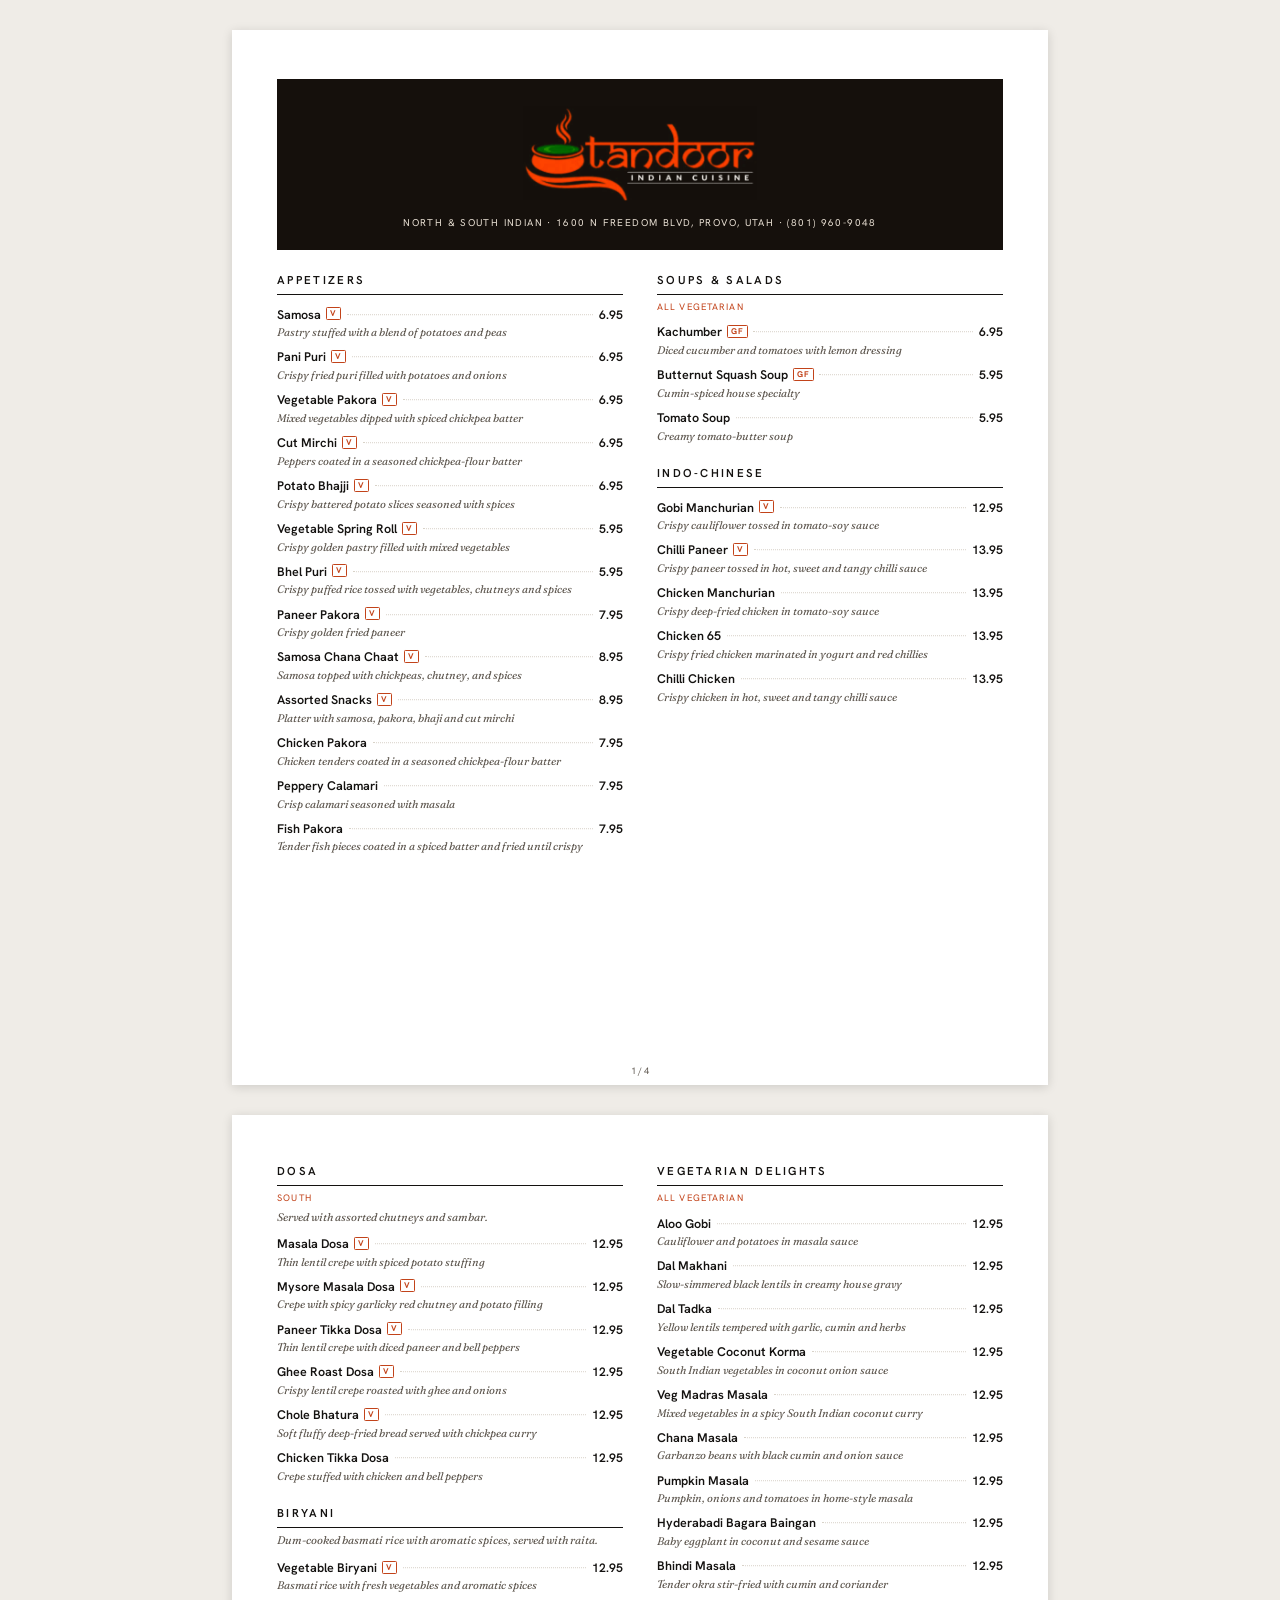
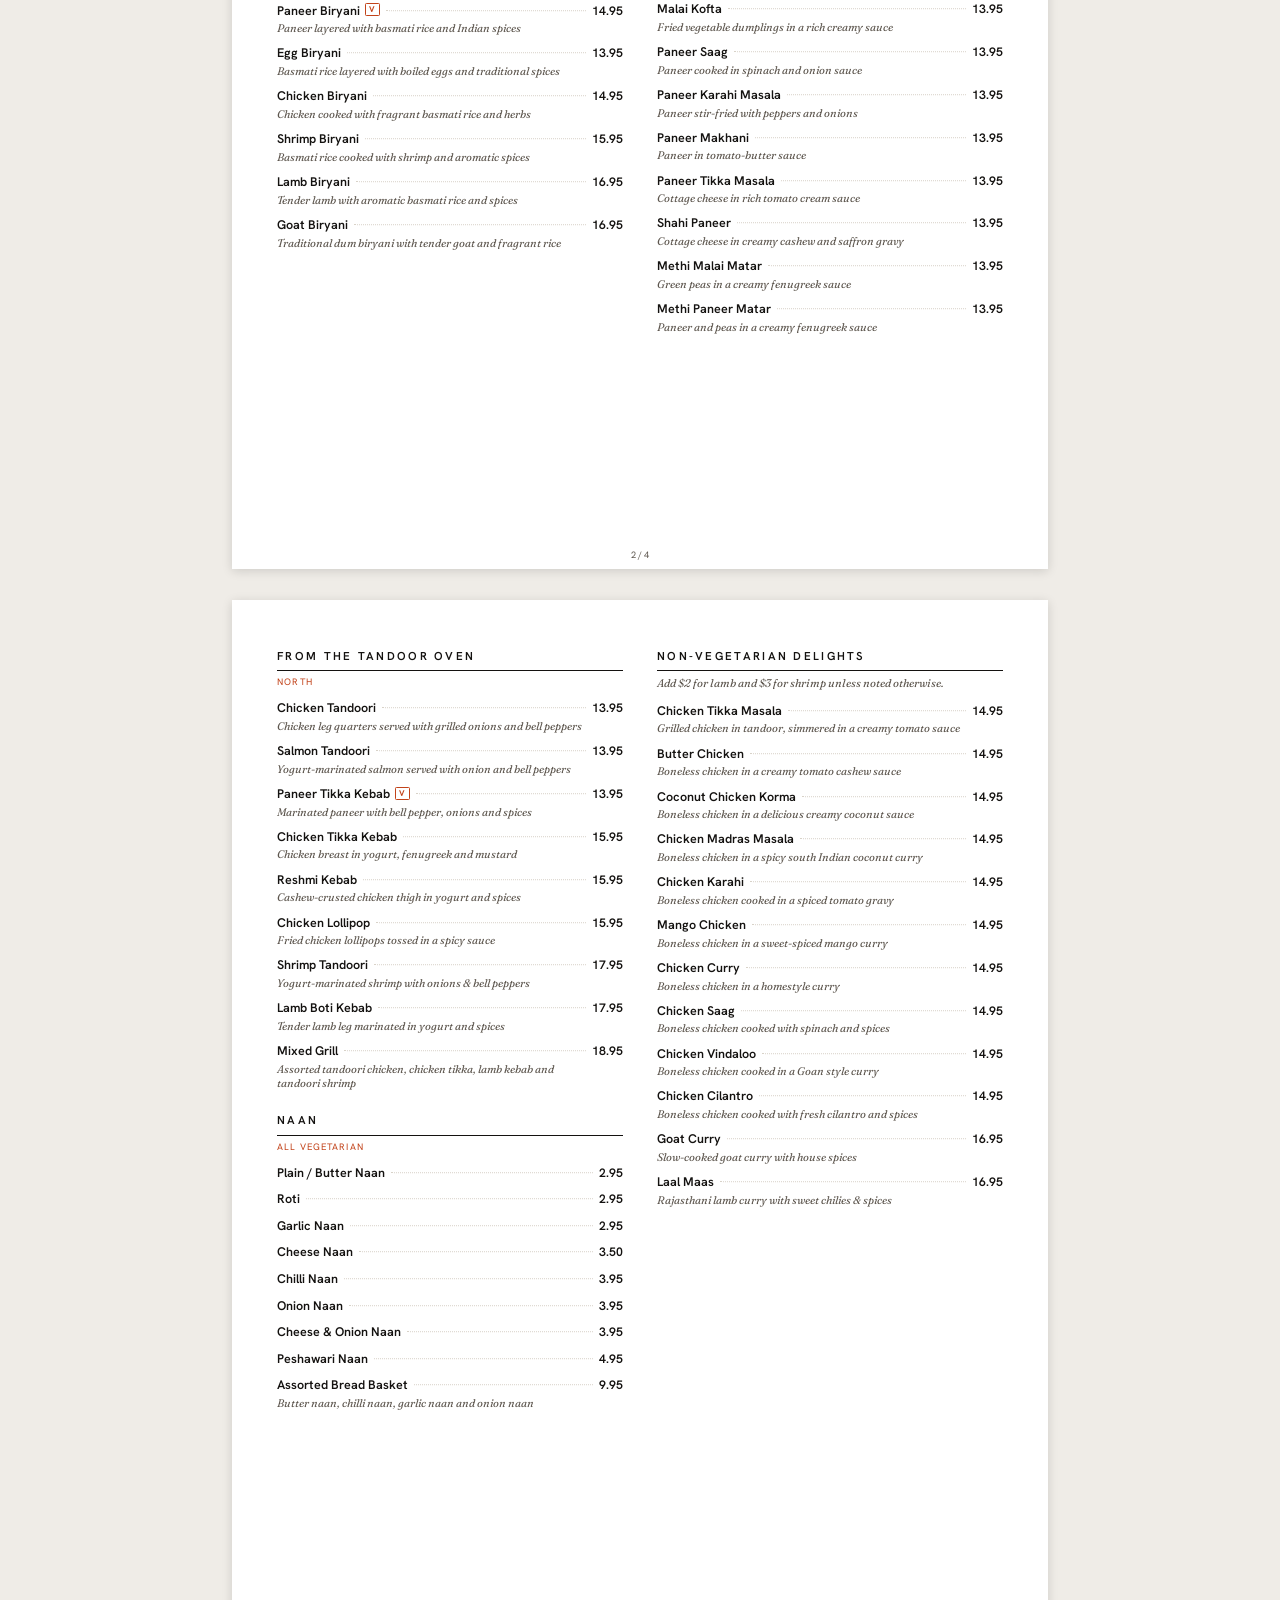
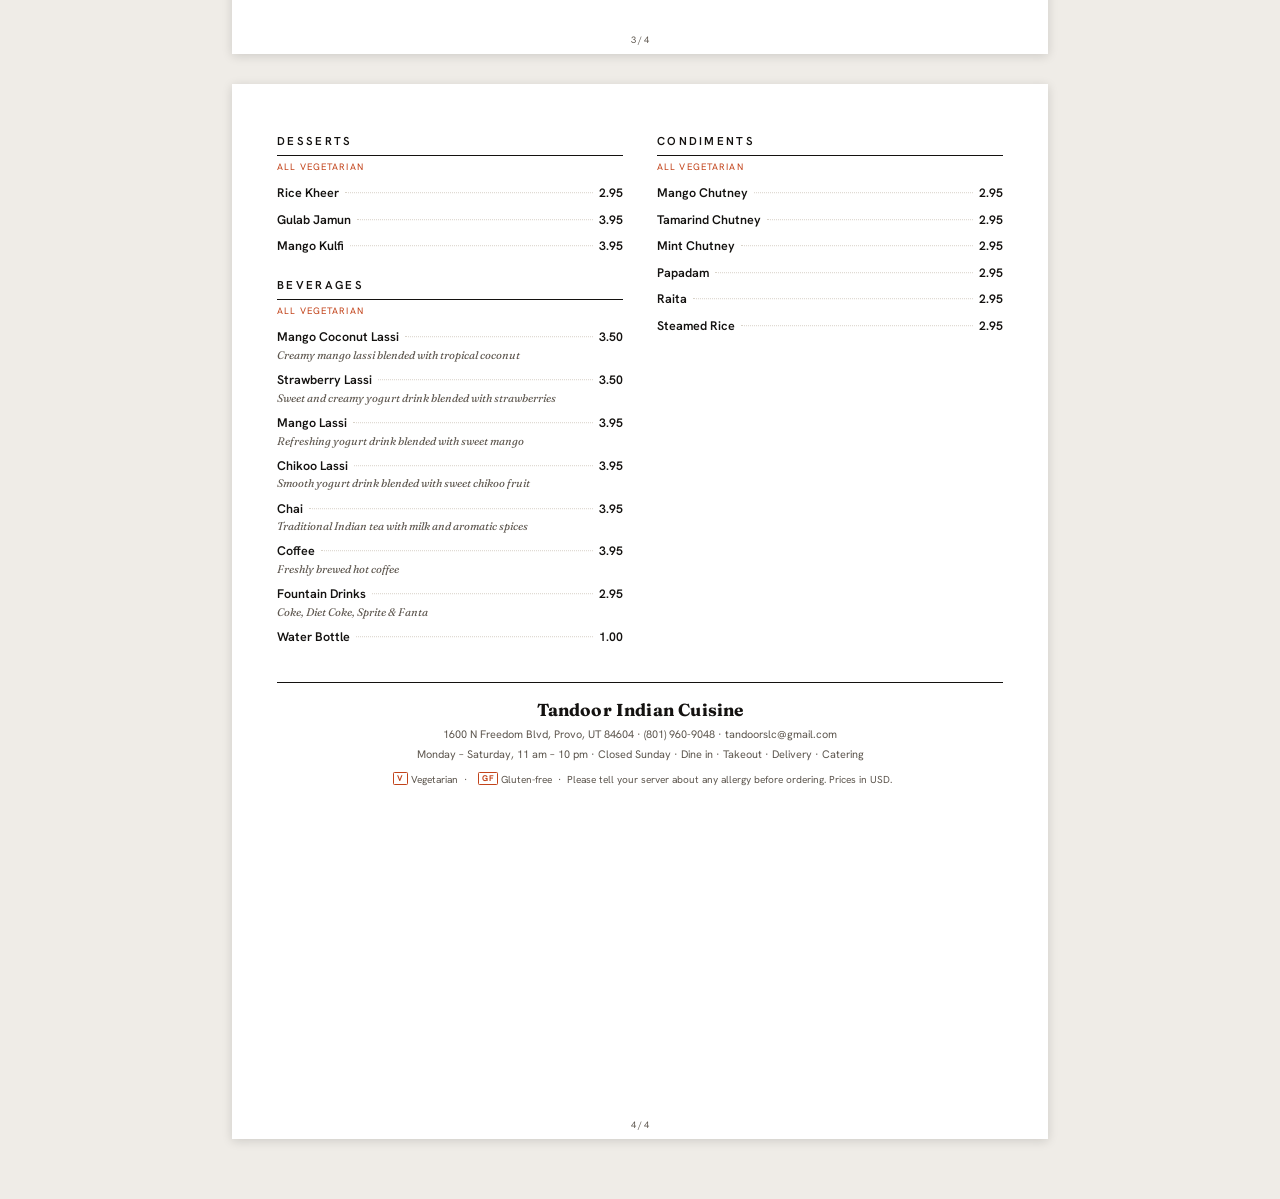
<file: tandoor-provo/menu-print.html>
<!doctype html>
<html lang="en">
<head>
<meta charset="utf-8">
<title>Tandoor Indian Cuisine — Menu</title>
<link rel="preconnect" href="https://fonts.googleapis.com">
<link rel="preconnect" href="https://fonts.gstatic.com" crossorigin>
<link rel="stylesheet" href="https://fonts.googleapis.com/css2?family=Fraunces:opsz,wght@9..144,500;9..144,700&family=Hanken+Grotesk:wght@400;500;600&display=swap">
<style>
/* Printed menu — US Letter, four sides, two sheets double-sided.
   Black on white so it photocopies and reprints cheaply; the masthead band
   is the only area of ink, and only on the first side. */
@page { size: Letter portrait; margin: 13mm 12mm 11mm; }

:root {
  --ink:#141210; --soft:#5d564e; --hair:#d8d2c8; --ember:#C2431A;
  --display:"Fraunces","Hoefler Text",Georgia,serif;
  --body:"Hanken Grotesk","Helvetica Neue",Helvetica,Arial,sans-serif;
}
*{box-sizing:border-box}
html,body{margin:0;padding:0;background:#fff;color:var(--ink)}
body{font:400 9.2pt/1.34 var(--body); -webkit-print-color-adjust:exact; print-color-adjust:exact;}
img{max-width:100%;display:block}

.sheet{position:relative;padding-bottom:9mm;break-after:page;page-break-after:always}
.sheet:last-child{break-after:auto;page-break-after:auto}

.masthead{
  background:#15100C;color:#fff;text-align:center;
  padding:7mm 6mm 5.5mm;margin-bottom:6mm;
}
.masthead img{width:62mm;margin:0 auto 3.5mm}
.masthead p{
  margin:0;font-size:7.4pt;letter-spacing:.14em;text-transform:uppercase;color:#e7ded2;
}

.cols{display:grid;grid-template-columns:1fr 1fr;gap:0 9mm}
.col{min-width:0}
.col > .course + .course{margin-top:6mm}

.course{break-inside:avoid;page-break-inside:avoid}
.course h2{
  margin:0 0 1mm;font-family:var(--body);font-size:8.6pt;font-weight:600;
  letter-spacing:.2em;text-transform:uppercase;
  border-bottom:.5pt solid var(--ink);padding-bottom:1.6mm;
}
.course .sub{
  margin:1.4mm 0 0;font-size:7pt;letter-spacing:.12em;text-transform:uppercase;color:var(--ember);
}
.course .note{margin:1.4mm 0 0;font-family:var(--display);font-style:italic;font-size:8.4pt;color:var(--soft)}
.course ul{list-style:none;margin:3mm 0 0;padding:0}
.course li{margin:0 0 2.6mm;break-inside:avoid;page-break-inside:avoid}

.row{display:flex;align-items:baseline;gap:1.5mm}
.nm{font-weight:600;font-size:9.4pt}
.dots{flex:1 1 auto;border-bottom:.5pt dotted var(--hair);transform:translateY(-1mm);min-width:4mm}
.pr{font-weight:600;font-size:9.2pt;font-variant-numeric:tabular-nums;white-space:nowrap}
.ds{display:block;font-family:var(--display);font-style:italic;font-size:8.3pt;line-height:1.3;color:var(--soft);margin-top:.5mm;max-width:92%}
.m{
  font-style:normal;font-size:6.2pt;font-weight:700;letter-spacing:.08em;text-transform:uppercase;
  color:var(--ember);border:.5pt solid currentColor;border-radius:1pt;
  padding:0 .8mm;margin-left:1.4mm;vertical-align:.6mm;
}

.colophon{
  margin-top:7mm;padding-top:4mm;border-top:.5pt solid var(--ink);text-align:center;
}
.colophon p{margin:0 0 1.4mm;font-size:8.2pt;color:var(--soft)}
.colophon .big{font-family:var(--display);font-weight:700;font-size:13pt;color:var(--ink);letter-spacing:.01em}
.colophon .legend{margin-top:3mm;font-size:7.6pt}

.folio{position:absolute;bottom:2mm;left:0;right:0;text-align:center;font-size:7pt;color:var(--soft)}

@media screen {
  body{background:#efece7;padding:8mm 0}
  .sheet{width:216mm;min-height:279mm;margin:0 auto 8mm;background:#fff;
    padding:13mm 12mm 11mm;box-shadow:0 2px 10px rgba(0,0,0,.14)}
}
</style>
</head>
<body>
  <article class="sheet">
      <header class="masthead">
        <img src="img/logo.png" alt="Tandoor Indian Cuisine">
        <p>North &amp; South Indian · 1600 N Freedom Blvd, Provo, Utah · (801) 960-9048</p>
      </header>
    <div class="cols">
      <div class="col">
      <section class="course">
        <h2>Appetizers</h2>
        <ul>
          <li>
            <span class="row"><span class="nm">Samosa<i class="m">v</i></span><span class="dots"></span><span class="pr">6.95</span></span>
            <span class="ds">Pastry stuffed with a blend of potatoes and peas</span>
          </li>
          <li>
            <span class="row"><span class="nm">Pani Puri<i class="m">v</i></span><span class="dots"></span><span class="pr">6.95</span></span>
            <span class="ds">Crispy fried puri filled with potatoes and onions</span>
          </li>
          <li>
            <span class="row"><span class="nm">Vegetable Pakora<i class="m">v</i></span><span class="dots"></span><span class="pr">6.95</span></span>
            <span class="ds">Mixed vegetables dipped with spiced chickpea batter</span>
          </li>
          <li>
            <span class="row"><span class="nm">Cut Mirchi<i class="m">v</i></span><span class="dots"></span><span class="pr">6.95</span></span>
            <span class="ds">Peppers coated in a seasoned chickpea-flour batter</span>
          </li>
          <li>
            <span class="row"><span class="nm">Potato Bhajji<i class="m">v</i></span><span class="dots"></span><span class="pr">6.95</span></span>
            <span class="ds">Crispy battered potato slices seasoned with spices</span>
          </li>
          <li>
            <span class="row"><span class="nm">Vegetable Spring Roll<i class="m">v</i></span><span class="dots"></span><span class="pr">5.95</span></span>
            <span class="ds">Crispy golden pastry filled with mixed vegetables</span>
          </li>
          <li>
            <span class="row"><span class="nm">Bhel Puri<i class="m">v</i></span><span class="dots"></span><span class="pr">5.95</span></span>
            <span class="ds">Crispy puffed rice tossed with vegetables, chutneys and spices</span>
          </li>
          <li>
            <span class="row"><span class="nm">Paneer Pakora<i class="m">v</i></span><span class="dots"></span><span class="pr">7.95</span></span>
            <span class="ds">Crispy golden fried paneer</span>
          </li>
          <li>
            <span class="row"><span class="nm">Samosa Chana Chaat<i class="m">v</i></span><span class="dots"></span><span class="pr">8.95</span></span>
            <span class="ds">Samosa topped with chickpeas, chutney, and spices</span>
          </li>
          <li>
            <span class="row"><span class="nm">Assorted Snacks<i class="m">v</i></span><span class="dots"></span><span class="pr">8.95</span></span>
            <span class="ds">Platter with samosa, pakora, bhaji and cut mirchi</span>
          </li>
          <li>
            <span class="row"><span class="nm">Chicken Pakora</span><span class="dots"></span><span class="pr">7.95</span></span>
            <span class="ds">Chicken tenders coated in a seasoned chickpea-flour batter</span>
          </li>
          <li>
            <span class="row"><span class="nm">Peppery Calamari</span><span class="dots"></span><span class="pr">7.95</span></span>
            <span class="ds">Crisp calamari seasoned with masala</span>
          </li>
          <li>
            <span class="row"><span class="nm">Fish Pakora</span><span class="dots"></span><span class="pr">7.95</span></span>
            <span class="ds">Tender fish pieces coated in a spiced batter and fried until crispy</span>
          </li>
        </ul>
      </section>
      </div>
      <div class="col">
      <section class="course">
        <h2>Soups &amp; Salads</h2>
        <p class="sub">All vegetarian</p>
        <ul>
          <li>
            <span class="row"><span class="nm">Kachumber<i class="m">gf</i></span><span class="dots"></span><span class="pr">6.95</span></span>
            <span class="ds">Diced cucumber and tomatoes with lemon dressing</span>
          </li>
          <li>
            <span class="row"><span class="nm">Butternut Squash Soup<i class="m">gf</i></span><span class="dots"></span><span class="pr">5.95</span></span>
            <span class="ds">Cumin-spiced house specialty</span>
          </li>
          <li>
            <span class="row"><span class="nm">Tomato Soup</span><span class="dots"></span><span class="pr">5.95</span></span>
            <span class="ds">Creamy tomato-butter soup</span>
          </li>
        </ul>
      </section>
      <section class="course">
        <h2>Indo-Chinese</h2>
        <ul>
          <li>
            <span class="row"><span class="nm">Gobi Manchurian<i class="m">v</i></span><span class="dots"></span><span class="pr">12.95</span></span>
            <span class="ds">Crispy cauliflower tossed in tomato-soy sauce</span>
          </li>
          <li>
            <span class="row"><span class="nm">Chilli Paneer<i class="m">v</i></span><span class="dots"></span><span class="pr">13.95</span></span>
            <span class="ds">Crispy paneer tossed in hot, sweet and tangy chilli sauce</span>
          </li>
          <li>
            <span class="row"><span class="nm">Chicken Manchurian</span><span class="dots"></span><span class="pr">13.95</span></span>
            <span class="ds">Crispy deep-fried chicken in tomato-soy sauce</span>
          </li>
          <li>
            <span class="row"><span class="nm">Chicken 65</span><span class="dots"></span><span class="pr">13.95</span></span>
            <span class="ds">Crispy fried chicken marinated in yogurt and red chillies</span>
          </li>
          <li>
            <span class="row"><span class="nm">Chilli Chicken</span><span class="dots"></span><span class="pr">13.95</span></span>
            <span class="ds">Crispy chicken in hot, sweet and tangy chilli sauce</span>
          </li>
        </ul>
      </section>
      </div>
    </div>
    <span class="folio">1 / 4</span>
  </article>
  <article class="sheet">
    <div class="cols">
      <div class="col">
      <section class="course">
        <h2>Dosa</h2>
        <p class="sub">South</p>
        <p class="note">Served with assorted chutneys and sambar.</p>
        <ul>
          <li>
            <span class="row"><span class="nm">Masala Dosa<i class="m">v</i></span><span class="dots"></span><span class="pr">12.95</span></span>
            <span class="ds">Thin lentil crepe with spiced potato stuffing</span>
          </li>
          <li>
            <span class="row"><span class="nm">Mysore Masala Dosa<i class="m">v</i></span><span class="dots"></span><span class="pr">12.95</span></span>
            <span class="ds">Crepe with spicy garlicky red chutney and potato filling</span>
          </li>
          <li>
            <span class="row"><span class="nm">Paneer Tikka Dosa<i class="m">v</i></span><span class="dots"></span><span class="pr">12.95</span></span>
            <span class="ds">Thin lentil crepe with diced paneer and bell peppers</span>
          </li>
          <li>
            <span class="row"><span class="nm">Ghee Roast Dosa<i class="m">v</i></span><span class="dots"></span><span class="pr">12.95</span></span>
            <span class="ds">Crispy lentil crepe roasted with ghee and onions</span>
          </li>
          <li>
            <span class="row"><span class="nm">Chole Bhatura<i class="m">v</i></span><span class="dots"></span><span class="pr">12.95</span></span>
            <span class="ds">Soft fluffy deep-fried bread served with chickpea curry</span>
          </li>
          <li>
            <span class="row"><span class="nm">Chicken Tikka Dosa</span><span class="dots"></span><span class="pr">12.95</span></span>
            <span class="ds">Crepe stuffed with chicken and bell peppers</span>
          </li>
        </ul>
      </section>
      <section class="course">
        <h2>Biryani</h2>
        <p class="note">Dum-cooked basmati rice with aromatic spices, served with raita.</p>
        <ul>
          <li>
            <span class="row"><span class="nm">Vegetable Biryani<i class="m">v</i></span><span class="dots"></span><span class="pr">12.95</span></span>
            <span class="ds">Basmati rice with fresh vegetables and aromatic spices</span>
          </li>
          <li>
            <span class="row"><span class="nm">Paneer Biryani<i class="m">v</i></span><span class="dots"></span><span class="pr">14.95</span></span>
            <span class="ds">Paneer layered with basmati rice and Indian spices</span>
          </li>
          <li>
            <span class="row"><span class="nm">Egg Biryani</span><span class="dots"></span><span class="pr">13.95</span></span>
            <span class="ds">Basmati rice layered with boiled eggs and traditional spices</span>
          </li>
          <li>
            <span class="row"><span class="nm">Chicken Biryani</span><span class="dots"></span><span class="pr">14.95</span></span>
            <span class="ds">Chicken cooked with fragrant basmati rice and herbs</span>
          </li>
          <li>
            <span class="row"><span class="nm">Shrimp Biryani</span><span class="dots"></span><span class="pr">15.95</span></span>
            <span class="ds">Basmati rice cooked with shrimp and aromatic spices</span>
          </li>
          <li>
            <span class="row"><span class="nm">Lamb Biryani</span><span class="dots"></span><span class="pr">16.95</span></span>
            <span class="ds">Tender lamb with aromatic basmati rice and spices</span>
          </li>
          <li>
            <span class="row"><span class="nm">Goat Biryani</span><span class="dots"></span><span class="pr">16.95</span></span>
            <span class="ds">Traditional dum biryani with tender goat and fragrant rice</span>
          </li>
        </ul>
      </section>
      </div>
      <div class="col">
      <section class="course">
        <h2>Vegetarian Delights</h2>
        <p class="sub">All vegetarian</p>
        <ul>
          <li>
            <span class="row"><span class="nm">Aloo Gobi</span><span class="dots"></span><span class="pr">12.95</span></span>
            <span class="ds">Cauliflower and potatoes in masala sauce</span>
          </li>
          <li>
            <span class="row"><span class="nm">Dal Makhani</span><span class="dots"></span><span class="pr">12.95</span></span>
            <span class="ds">Slow-simmered black lentils in creamy house gravy</span>
          </li>
          <li>
            <span class="row"><span class="nm">Dal Tadka</span><span class="dots"></span><span class="pr">12.95</span></span>
            <span class="ds">Yellow lentils tempered with garlic, cumin and herbs</span>
          </li>
          <li>
            <span class="row"><span class="nm">Vegetable Coconut Korma</span><span class="dots"></span><span class="pr">12.95</span></span>
            <span class="ds">South Indian vegetables in coconut onion sauce</span>
          </li>
          <li>
            <span class="row"><span class="nm">Veg Madras Masala</span><span class="dots"></span><span class="pr">12.95</span></span>
            <span class="ds">Mixed vegetables in a spicy South Indian coconut curry</span>
          </li>
          <li>
            <span class="row"><span class="nm">Chana Masala</span><span class="dots"></span><span class="pr">12.95</span></span>
            <span class="ds">Garbanzo beans with black cumin and onion sauce</span>
          </li>
          <li>
            <span class="row"><span class="nm">Pumpkin Masala</span><span class="dots"></span><span class="pr">12.95</span></span>
            <span class="ds">Pumpkin, onions and tomatoes in home-style masala</span>
          </li>
          <li>
            <span class="row"><span class="nm">Hyderabadi Bagara Baingan</span><span class="dots"></span><span class="pr">12.95</span></span>
            <span class="ds">Baby eggplant in coconut and sesame sauce</span>
          </li>
          <li>
            <span class="row"><span class="nm">Bhindi Masala</span><span class="dots"></span><span class="pr">12.95</span></span>
            <span class="ds">Tender okra stir-fried with cumin and coriander</span>
          </li>
          <li>
            <span class="row"><span class="nm">Malai Kofta</span><span class="dots"></span><span class="pr">13.95</span></span>
            <span class="ds">Fried vegetable dumplings in a rich creamy sauce</span>
          </li>
          <li>
            <span class="row"><span class="nm">Paneer Saag</span><span class="dots"></span><span class="pr">13.95</span></span>
            <span class="ds">Paneer cooked in spinach and onion sauce</span>
          </li>
          <li>
            <span class="row"><span class="nm">Paneer Karahi Masala</span><span class="dots"></span><span class="pr">13.95</span></span>
            <span class="ds">Paneer stir-fried with peppers and onions</span>
          </li>
          <li>
            <span class="row"><span class="nm">Paneer Makhani</span><span class="dots"></span><span class="pr">13.95</span></span>
            <span class="ds">Paneer in tomato-butter sauce</span>
          </li>
          <li>
            <span class="row"><span class="nm">Paneer Tikka Masala</span><span class="dots"></span><span class="pr">13.95</span></span>
            <span class="ds">Cottage cheese in rich tomato cream sauce</span>
          </li>
          <li>
            <span class="row"><span class="nm">Shahi Paneer</span><span class="dots"></span><span class="pr">13.95</span></span>
            <span class="ds">Cottage cheese in creamy cashew and saffron gravy</span>
          </li>
          <li>
            <span class="row"><span class="nm">Methi Malai Matar</span><span class="dots"></span><span class="pr">13.95</span></span>
            <span class="ds">Green peas in a creamy fenugreek sauce</span>
          </li>
          <li>
            <span class="row"><span class="nm">Methi Paneer Matar</span><span class="dots"></span><span class="pr">13.95</span></span>
            <span class="ds">Paneer and peas in a creamy fenugreek sauce</span>
          </li>
        </ul>
      </section>
      </div>
    </div>
    <span class="folio">2 / 4</span>
  </article>
  <article class="sheet">
    <div class="cols">
      <div class="col">
      <section class="course">
        <h2>From the Tandoor Oven</h2>
        <p class="sub">North</p>
        <ul>
          <li>
            <span class="row"><span class="nm">Chicken Tandoori</span><span class="dots"></span><span class="pr">13.95</span></span>
            <span class="ds">Chicken leg quarters served with grilled onions and bell peppers</span>
          </li>
          <li>
            <span class="row"><span class="nm">Salmon Tandoori</span><span class="dots"></span><span class="pr">13.95</span></span>
            <span class="ds">Yogurt-marinated salmon served with onion and bell peppers</span>
          </li>
          <li>
            <span class="row"><span class="nm">Paneer Tikka Kebab<i class="m">v</i></span><span class="dots"></span><span class="pr">13.95</span></span>
            <span class="ds">Marinated paneer with bell pepper, onions and spices</span>
          </li>
          <li>
            <span class="row"><span class="nm">Chicken Tikka Kebab</span><span class="dots"></span><span class="pr">15.95</span></span>
            <span class="ds">Chicken breast in yogurt, fenugreek and mustard</span>
          </li>
          <li>
            <span class="row"><span class="nm">Reshmi Kebab</span><span class="dots"></span><span class="pr">15.95</span></span>
            <span class="ds">Cashew-crusted chicken thigh in yogurt and spices</span>
          </li>
          <li>
            <span class="row"><span class="nm">Chicken Lollipop</span><span class="dots"></span><span class="pr">15.95</span></span>
            <span class="ds">Fried chicken lollipops tossed in a spicy sauce</span>
          </li>
          <li>
            <span class="row"><span class="nm">Shrimp Tandoori</span><span class="dots"></span><span class="pr">17.95</span></span>
            <span class="ds">Yogurt-marinated shrimp with onions &amp; bell peppers</span>
          </li>
          <li>
            <span class="row"><span class="nm">Lamb Boti Kebab</span><span class="dots"></span><span class="pr">17.95</span></span>
            <span class="ds">Tender lamb leg marinated in yogurt and spices</span>
          </li>
          <li>
            <span class="row"><span class="nm">Mixed Grill</span><span class="dots"></span><span class="pr">18.95</span></span>
            <span class="ds">Assorted tandoori chicken, chicken tikka, lamb kebab and tandoori shrimp</span>
          </li>
        </ul>
      </section>
      <section class="course">
        <h2>Naan</h2>
        <p class="sub">All vegetarian</p>
        <ul>
          <li>
            <span class="row"><span class="nm">Plain / Butter Naan</span><span class="dots"></span><span class="pr">2.95</span></span>
          </li>
          <li>
            <span class="row"><span class="nm">Roti</span><span class="dots"></span><span class="pr">2.95</span></span>
          </li>
          <li>
            <span class="row"><span class="nm">Garlic Naan</span><span class="dots"></span><span class="pr">2.95</span></span>
          </li>
          <li>
            <span class="row"><span class="nm">Cheese Naan</span><span class="dots"></span><span class="pr">3.50</span></span>
          </li>
          <li>
            <span class="row"><span class="nm">Chilli Naan</span><span class="dots"></span><span class="pr">3.95</span></span>
          </li>
          <li>
            <span class="row"><span class="nm">Onion Naan</span><span class="dots"></span><span class="pr">3.95</span></span>
          </li>
          <li>
            <span class="row"><span class="nm">Cheese &amp; Onion Naan</span><span class="dots"></span><span class="pr">3.95</span></span>
          </li>
          <li>
            <span class="row"><span class="nm">Peshawari Naan</span><span class="dots"></span><span class="pr">4.95</span></span>
          </li>
          <li>
            <span class="row"><span class="nm">Assorted Bread Basket</span><span class="dots"></span><span class="pr">9.95</span></span>
            <span class="ds">Butter naan, chilli naan, garlic naan and onion naan</span>
          </li>
        </ul>
      </section>
      </div>
      <div class="col">
      <section class="course">
        <h2>Non-Vegetarian Delights</h2>
        <p class="note">Add $2 for lamb and $3 for shrimp unless noted otherwise.</p>
        <ul>
          <li>
            <span class="row"><span class="nm">Chicken Tikka Masala</span><span class="dots"></span><span class="pr">14.95</span></span>
            <span class="ds">Grilled chicken in tandoor, simmered in a creamy tomato sauce</span>
          </li>
          <li>
            <span class="row"><span class="nm">Butter Chicken</span><span class="dots"></span><span class="pr">14.95</span></span>
            <span class="ds">Boneless chicken in a creamy tomato cashew sauce</span>
          </li>
          <li>
            <span class="row"><span class="nm">Coconut Chicken Korma</span><span class="dots"></span><span class="pr">14.95</span></span>
            <span class="ds">Boneless chicken in a delicious creamy coconut sauce</span>
          </li>
          <li>
            <span class="row"><span class="nm">Chicken Madras Masala</span><span class="dots"></span><span class="pr">14.95</span></span>
            <span class="ds">Boneless chicken in a spicy south Indian coconut curry</span>
          </li>
          <li>
            <span class="row"><span class="nm">Chicken Karahi</span><span class="dots"></span><span class="pr">14.95</span></span>
            <span class="ds">Boneless chicken cooked in a spiced tomato gravy</span>
          </li>
          <li>
            <span class="row"><span class="nm">Mango Chicken</span><span class="dots"></span><span class="pr">14.95</span></span>
            <span class="ds">Boneless chicken in a sweet-spiced mango curry</span>
          </li>
          <li>
            <span class="row"><span class="nm">Chicken Curry</span><span class="dots"></span><span class="pr">14.95</span></span>
            <span class="ds">Boneless chicken in a homestyle curry</span>
          </li>
          <li>
            <span class="row"><span class="nm">Chicken Saag</span><span class="dots"></span><span class="pr">14.95</span></span>
            <span class="ds">Boneless chicken cooked with spinach and spices</span>
          </li>
          <li>
            <span class="row"><span class="nm">Chicken Vindaloo</span><span class="dots"></span><span class="pr">14.95</span></span>
            <span class="ds">Boneless chicken cooked in a Goan style curry</span>
          </li>
          <li>
            <span class="row"><span class="nm">Chicken Cilantro</span><span class="dots"></span><span class="pr">14.95</span></span>
            <span class="ds">Boneless chicken cooked with fresh cilantro and spices</span>
          </li>
          <li>
            <span class="row"><span class="nm">Goat Curry</span><span class="dots"></span><span class="pr">16.95</span></span>
            <span class="ds">Slow-cooked goat curry with house spices</span>
          </li>
          <li>
            <span class="row"><span class="nm">Laal Maas</span><span class="dots"></span><span class="pr">16.95</span></span>
            <span class="ds">Rajasthani lamb curry with sweet chilies &amp; spices</span>
          </li>
        </ul>
      </section>
      </div>
    </div>
    <span class="folio">3 / 4</span>
  </article>
  <article class="sheet">
    <div class="cols">
      <div class="col">
      <section class="course">
        <h2>Desserts</h2>
        <p class="sub">All vegetarian</p>
        <ul>
          <li>
            <span class="row"><span class="nm">Rice Kheer</span><span class="dots"></span><span class="pr">2.95</span></span>
          </li>
          <li>
            <span class="row"><span class="nm">Gulab Jamun</span><span class="dots"></span><span class="pr">3.95</span></span>
          </li>
          <li>
            <span class="row"><span class="nm">Mango Kulfi</span><span class="dots"></span><span class="pr">3.95</span></span>
          </li>
        </ul>
      </section>
      <section class="course">
        <h2>Beverages</h2>
        <p class="sub">All vegetarian</p>
        <ul>
          <li>
            <span class="row"><span class="nm">Mango Coconut Lassi</span><span class="dots"></span><span class="pr">3.50</span></span>
            <span class="ds">Creamy mango lassi blended with tropical coconut</span>
          </li>
          <li>
            <span class="row"><span class="nm">Strawberry Lassi</span><span class="dots"></span><span class="pr">3.50</span></span>
            <span class="ds">Sweet and creamy yogurt drink blended with strawberries</span>
          </li>
          <li>
            <span class="row"><span class="nm">Mango Lassi</span><span class="dots"></span><span class="pr">3.95</span></span>
            <span class="ds">Refreshing yogurt drink blended with sweet mango</span>
          </li>
          <li>
            <span class="row"><span class="nm">Chikoo Lassi</span><span class="dots"></span><span class="pr">3.95</span></span>
            <span class="ds">Smooth yogurt drink blended with sweet chikoo fruit</span>
          </li>
          <li>
            <span class="row"><span class="nm">Chai</span><span class="dots"></span><span class="pr">3.95</span></span>
            <span class="ds">Traditional Indian tea with milk and aromatic spices</span>
          </li>
          <li>
            <span class="row"><span class="nm">Coffee</span><span class="dots"></span><span class="pr">3.95</span></span>
            <span class="ds">Freshly brewed hot coffee</span>
          </li>
          <li>
            <span class="row"><span class="nm">Fountain Drinks</span><span class="dots"></span><span class="pr">2.95</span></span>
            <span class="ds">Coke, Diet Coke, Sprite &amp; Fanta</span>
          </li>
          <li>
            <span class="row"><span class="nm">Water Bottle</span><span class="dots"></span><span class="pr">1.00</span></span>
          </li>
        </ul>
      </section>
      </div>
      <div class="col">
      <section class="course">
        <h2>Condiments</h2>
        <p class="sub">All vegetarian</p>
        <ul>
          <li>
            <span class="row"><span class="nm">Mango Chutney</span><span class="dots"></span><span class="pr">2.95</span></span>
          </li>
          <li>
            <span class="row"><span class="nm">Tamarind Chutney</span><span class="dots"></span><span class="pr">2.95</span></span>
          </li>
          <li>
            <span class="row"><span class="nm">Mint Chutney</span><span class="dots"></span><span class="pr">2.95</span></span>
          </li>
          <li>
            <span class="row"><span class="nm">Papadam</span><span class="dots"></span><span class="pr">2.95</span></span>
          </li>
          <li>
            <span class="row"><span class="nm">Raita</span><span class="dots"></span><span class="pr">2.95</span></span>
          </li>
          <li>
            <span class="row"><span class="nm">Steamed Rice</span><span class="dots"></span><span class="pr">2.95</span></span>
          </li>
        </ul>
      </section>
      </div>
    </div>
      <footer class="colophon">
        <p class="big">Tandoor Indian Cuisine</p>
        <p>1600 N Freedom Blvd, Provo, UT 84604 · (801) 960-9048 · tandoorslc@gmail.com</p>
        <p>Monday – Saturday, 11 am – 10 pm · Closed Sunday · Dine in · Takeout · Delivery · Catering</p>
        <p class="legend"><i class="m">v</i> Vegetarian &nbsp;·&nbsp; <i class="m">gf</i> Gluten-free &nbsp;·&nbsp;
           Please tell your server about any allergy before ordering. Prices in USD.</p>
      </footer>
    <span class="folio">4 / 4</span>
  </article>
</body>
</html>
</file>
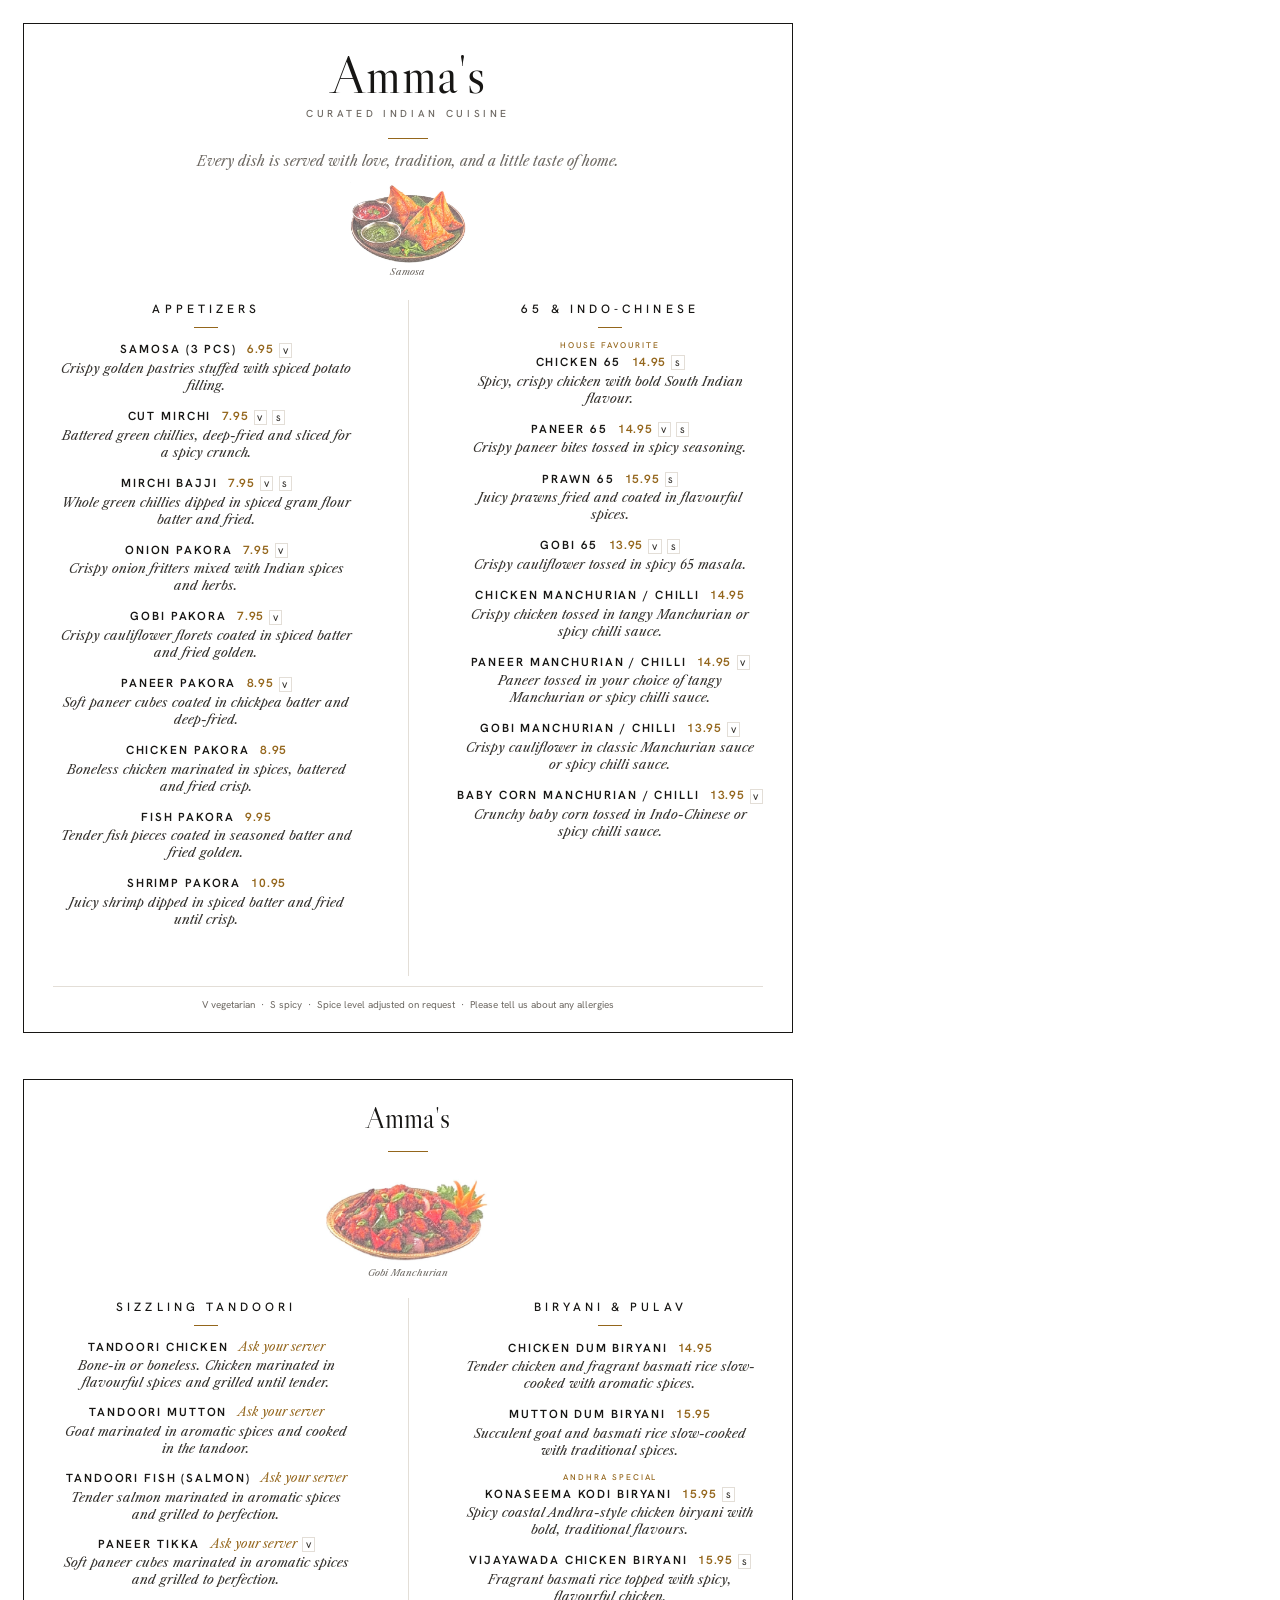
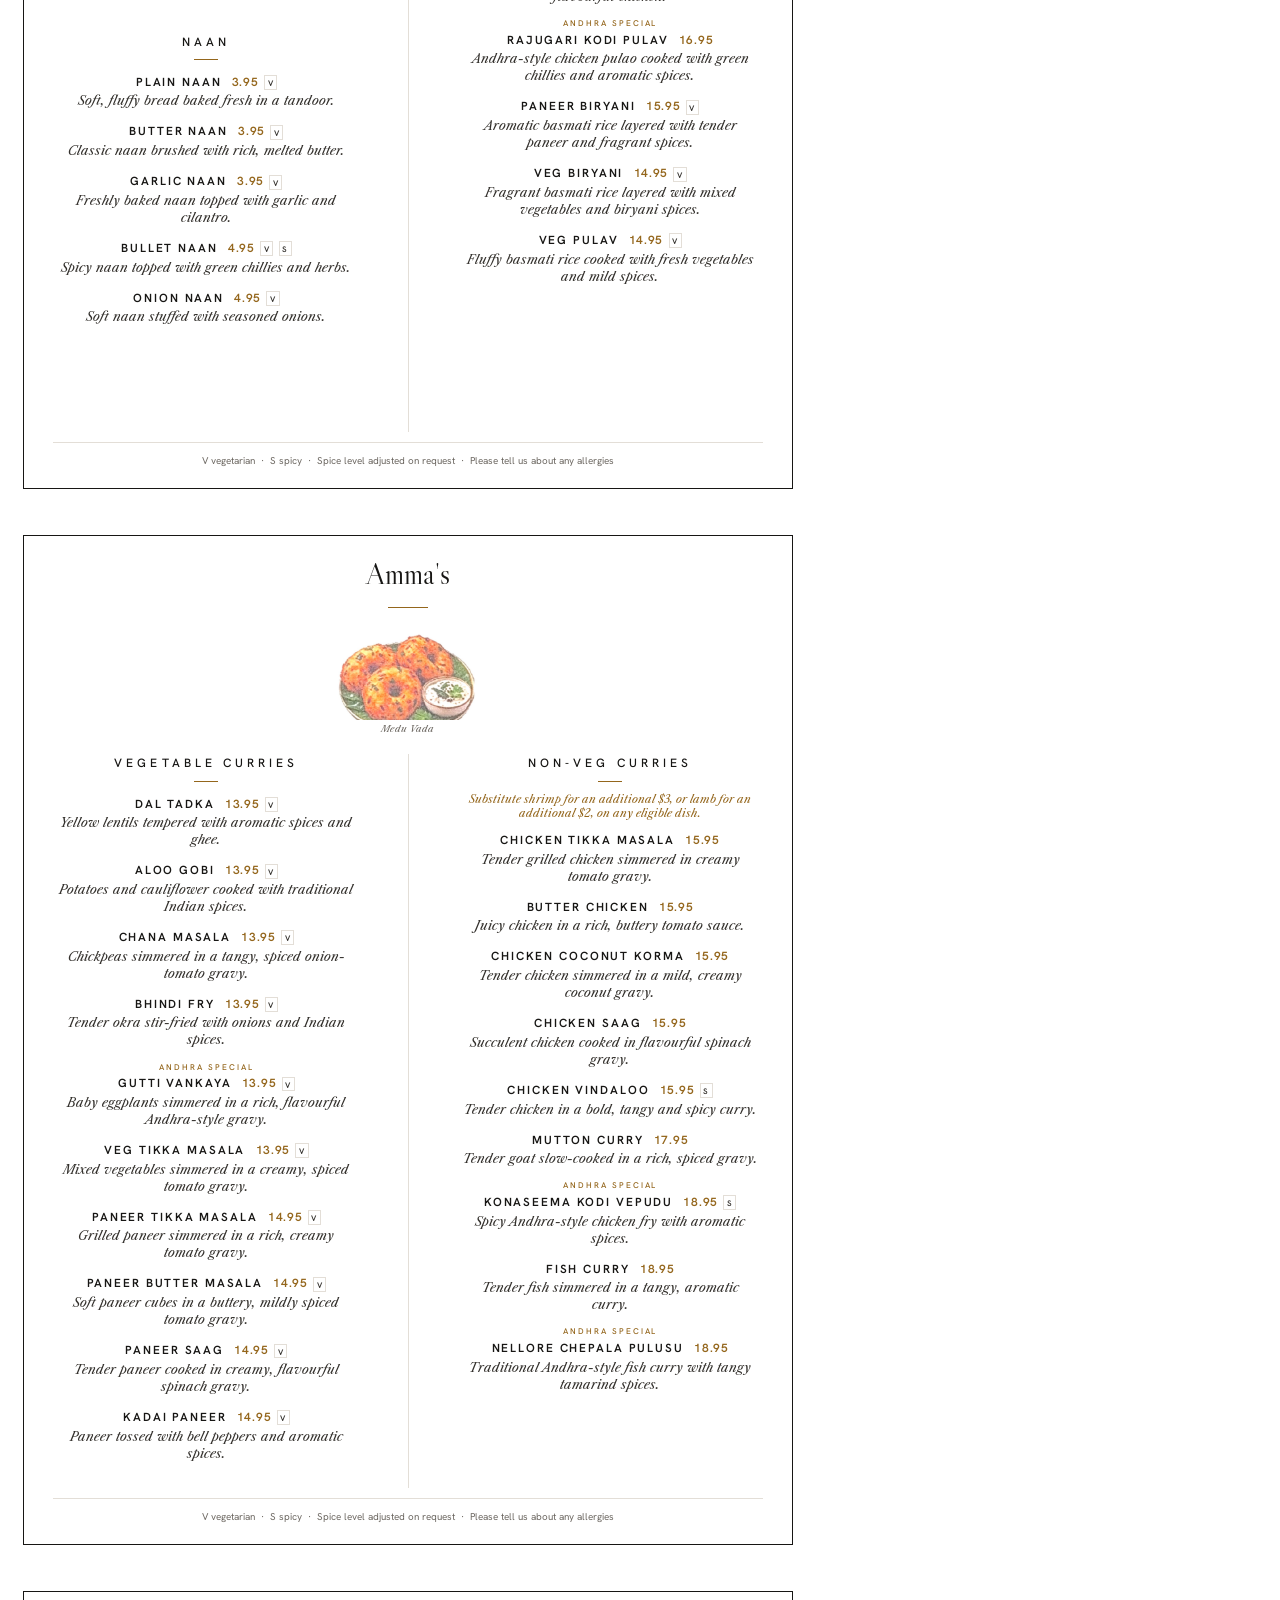
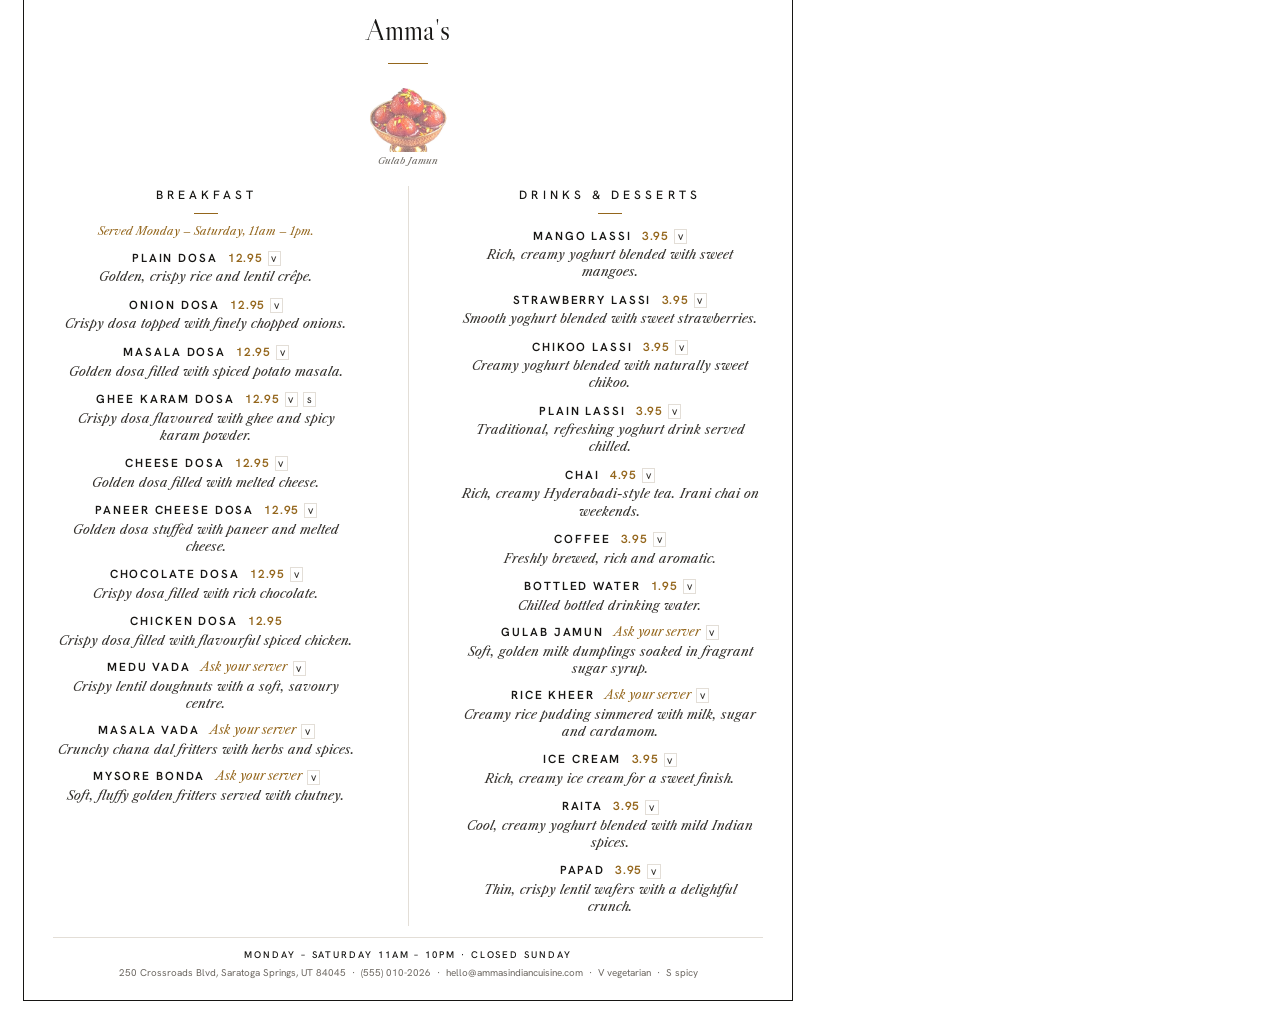
<file: ammas-indian-cuisine/print/menu.html>
<!doctype html>
<html lang="en">
<head>
<meta charset="utf-8">
<title>Amma's Indian Cuisine Menu</title>
<link rel="stylesheet" href="fonts.css">
<style>
/* Print edition of the site's tasting-menu setting: centred dishes, tracked caps, italic descriptions, brass prices. */
:root {
  --ink: #171614;
  --soft: #6d6862;
  --text: #33302c;
  --hair: #e3ded7;
  --brass: #94661c;
  --display: "Libre Caslon Display", Georgia, serif;
  --serif: "Libre Caslon Text", Georgia, serif;
  --sans: "Hanken Grotesk", "Helvetica Neue", Arial, sans-serif;
}
@page { size: 8.5in 11in; margin: 0; }
* { box-sizing: border-box; }
html, body { margin: 0; background: #ffffff; color: var(--ink); -webkit-print-color-adjust: exact; print-color-adjust: exact; }
body { font-family: var(--sans); }
h1, h2, h3, p { margin: 0; font-weight: 400; }

.sheet {
  width: 8.5in;
  height: 11in;
  padding: 0.5in 0.55in 0.45in;
  display: flex;
  flex-direction: column;
  overflow: hidden;
  break-after: page;
  position: relative;
}
.sheet:last-child { break-after: auto; }
.sheet::before {
  content: "";
  position: absolute;
  inset: 0.24in;
  border: 0.75pt solid var(--ink);
  pointer-events: none;
}

.mast { text-align: center; display: grid; gap: 4pt; justify-items: center; margin-bottom: 16pt; }
.mast h1 { font-family: var(--display); font-size: 40pt; line-height: 1; letter-spacing: 0.01em; }
.mast .sub { font: 500 7.6pt/1.4 var(--sans); letter-spacing: 0.36em; text-transform: uppercase; color: var(--soft); }
.mast .rule { width: 30pt; height: 0.75pt; background: var(--brass); margin: 9pt 0 6pt; }
.mast .motto { font-family: var(--serif); font-style: italic; font-size: 10pt; color: var(--soft); }
.mast.small { margin-bottom: 14pt; }
.photo { margin: 6pt 0 0; display: grid; justify-items: center; gap: 2pt; }
.photo img { height: 0.95in; width: auto; display: block; mix-blend-mode: multiply; }
.photo figcaption { font: italic 400 7pt/1.3 var(--serif); color: var(--soft); }
.mast:not(.small) .photo img { height: 0.85in; }
/* The back page also carries hours and address, so it sets a little tighter. */
.last .photo img { height: 0.7in; }
.last .dish { padding-bottom: 8.5pt; }
.mast.small h1 { font-size: 22pt; }

.cols {
  flex: 1;
  min-height: 0;
  display: grid;
  grid-template-columns: repeat(2, minmax(0, 1fr));
  gap: 0 0.5in;
}
.col { min-height: 0; overflow: hidden; }
.col + .col { border-left: 0.5pt solid var(--hair); padding-left: 0.5in; margin-left: -0.25in; }
.col:first-child { padding-right: 0.25in; }
.sec { text-align: center; }
.sec + .sec { margin-top: 22pt; }
.keep, .whole { break-inside: avoid; }
.sec h2 {
  font: 500 9pt/1.3 var(--sans);
  letter-spacing: 0.34em;
  text-transform: uppercase;
  padding-top: 2pt;
}
.sec h2::after { content: ""; display: block; width: 18pt; height: 0.75pt; background: var(--brass); margin: 7pt auto 10pt; }
.note { font-family: var(--serif); font-style: italic; font-size: 8.2pt; line-height: 1.3; color: var(--brass); margin: -3pt auto 9pt; max-width: 3.1in; }

.dish { break-inside: avoid; display: grid; justify-items: center; gap: 1.4pt; padding-bottom: 10.5pt; }
.tag { font: 500 6.2pt/1.3 var(--sans); letter-spacing: 0.24em; text-transform: uppercase; color: var(--brass); }
.dish h3 { font: 600 8.8pt/1.35 var(--sans); letter-spacing: 0.16em; text-transform: uppercase; }
.dish h3 .price, .dish h3 .mk { margin-left: 4pt; text-transform: none; }
.dish p { font-family: var(--serif); font-style: italic; font-size: 9.4pt; line-height: 1.36; color: var(--text); max-width: 3.1in; }
.price { font: 600 8.9pt/1.35 var(--sans); letter-spacing: 0.06em; color: var(--brass); font-variant-numeric: tabular-nums; }
.price.ask { font: italic 400 8.8pt/1.35 var(--serif); letter-spacing: 0; }
.mk { font: 600 6pt/1 var(--sans); letter-spacing: 0.1em; color: var(--text); border: 0.5pt solid var(--hair); padding: 1.2pt 2pt 1pt; }

.foot {
  margin-top: 8pt;
  padding-top: 8pt;
  border-top: 0.5pt solid var(--hair);
  text-align: center;
  display: grid;
  gap: 2.5pt;
  font: 400 7.4pt/1.5 var(--sans);
  color: var(--soft);
}
.foot b { font-weight: 500; color: var(--ink); letter-spacing: 0.2em; text-transform: uppercase; font-size: 7.2pt; }
</style>
</head>
<body>
<div class="sheet" id="page-1">
    <header class="mast">
      <h1>Amma's</h1>
      <span class="sub">Curated Indian Cuisine</span>
      <span class="rule"></span>
      <p class="motto">Every dish is served with love, tradition, and a little taste of home.</p>
      <figure class="photo"><img src="../images/samosa.jpg" alt="Samosa"><figcaption>Samosa</figcaption></figure>
    </header>
    <div class="cols"><div class="col"><section class="sec">
    <div class="keep">
      <h2>Appetizers</h2>
      
      <article class="dish">
    
    <h3>Samosa (3 pcs) <span class="price">6.95</span><span class="mk">V</span></h3>
    <p>Crispy golden pastries stuffed with spiced potato filling.</p>
  </article>
    </div>
    <article class="dish">
    
    <h3>Cut Mirchi <span class="price">7.95</span><span class="mk">V</span><span class="mk">S</span></h3>
    <p>Battered green chillies, deep-fried and sliced for a spicy crunch.</p>
  </article><article class="dish">
    
    <h3>Mirchi Bajji <span class="price">7.95</span><span class="mk">V</span><span class="mk">S</span></h3>
    <p>Whole green chillies dipped in spiced gram flour batter and fried.</p>
  </article><article class="dish">
    
    <h3>Onion Pakora <span class="price">7.95</span><span class="mk">V</span></h3>
    <p>Crispy onion fritters mixed with Indian spices and herbs.</p>
  </article><article class="dish">
    
    <h3>Gobi Pakora <span class="price">7.95</span><span class="mk">V</span></h3>
    <p>Crispy cauliflower florets coated in spiced batter and fried golden.</p>
  </article><article class="dish">
    
    <h3>Paneer Pakora <span class="price">8.95</span><span class="mk">V</span></h3>
    <p>Soft paneer cubes coated in chickpea batter and deep-fried.</p>
  </article><article class="dish">
    
    <h3>Chicken Pakora <span class="price">8.95</span></h3>
    <p>Boneless chicken marinated in spices, battered and fried crisp.</p>
  </article><article class="dish">
    
    <h3>Fish Pakora <span class="price">9.95</span></h3>
    <p>Tender fish pieces coated in seasoned batter and fried golden.</p>
  </article><article class="dish">
    
    <h3>Shrimp Pakora <span class="price">10.95</span></h3>
    <p>Juicy shrimp dipped in spiced batter and fried until crisp.</p>
  </article>
  </section></div><div class="col"><section class="sec">
    <div class="keep">
      <h2>65 &amp; Indo-Chinese</h2>
      
      <article class="dish">
    <span class="tag">House favourite</span>
    <h3>Chicken 65 <span class="price">14.95</span><span class="mk">S</span></h3>
    <p>Spicy, crispy chicken with bold South Indian flavour.</p>
  </article>
    </div>
    <article class="dish">
    
    <h3>Paneer 65 <span class="price">14.95</span><span class="mk">V</span><span class="mk">S</span></h3>
    <p>Crispy paneer bites tossed in spicy seasoning.</p>
  </article><article class="dish">
    
    <h3>Prawn 65 <span class="price">15.95</span><span class="mk">S</span></h3>
    <p>Juicy prawns fried and coated in flavourful spices.</p>
  </article><article class="dish">
    
    <h3>Gobi 65 <span class="price">13.95</span><span class="mk">V</span><span class="mk">S</span></h3>
    <p>Crispy cauliflower tossed in spicy 65 masala.</p>
  </article><article class="dish">
    
    <h3>Chicken Manchurian / Chilli <span class="price">14.95</span></h3>
    <p>Crispy chicken tossed in tangy Manchurian or spicy chilli sauce.</p>
  </article><article class="dish">
    
    <h3>Paneer Manchurian / Chilli <span class="price">14.95</span><span class="mk">V</span></h3>
    <p>Paneer tossed in your choice of tangy Manchurian or spicy chilli sauce.</p>
  </article><article class="dish">
    
    <h3>Gobi Manchurian / Chilli <span class="price">13.95</span><span class="mk">V</span></h3>
    <p>Crispy cauliflower in classic Manchurian sauce or spicy chilli sauce.</p>
  </article><article class="dish">
    
    <h3>Baby Corn Manchurian / Chilli <span class="price">13.95</span><span class="mk">V</span></h3>
    <p>Crunchy baby corn tossed in Indo-Chinese or spicy chilli sauce.</p>
  </article>
  </section></div></div>
    <footer class="foot"><span>V vegetarian &nbsp;·&nbsp; S spicy &nbsp;·&nbsp; Spice level adjusted on request &nbsp;·&nbsp; Please tell us about any allergies</span></footer>
  </div>
<div class="sheet" id="page-2">
    <header class="mast small"><h1>Amma's</h1><span class="rule"></span><figure class="photo"><img src="../images/gobi-manchurian.jpg" alt="Gobi Manchurian"><figcaption>Gobi Manchurian</figcaption></figure></header>
    <div class="cols"><div class="col"><section class="sec whole">
    <div class="keep">
      <h2>Sizzling Tandoori</h2>
      
      <article class="dish">
    
    <h3>Tandoori Chicken <span class="price ask">Ask your server</span></h3>
    <p>Bone-in or boneless. Chicken marinated in flavourful spices and grilled until tender.</p>
  </article>
    </div>
    <article class="dish">
    
    <h3>Tandoori Mutton <span class="price ask">Ask your server</span></h3>
    <p>Goat marinated in aromatic spices and cooked in the tandoor.</p>
  </article><article class="dish">
    
    <h3>Tandoori Fish (Salmon) <span class="price ask">Ask your server</span></h3>
    <p>Tender salmon marinated in aromatic spices and grilled to perfection.</p>
  </article><article class="dish">
    
    <h3>Paneer Tikka <span class="price ask">Ask your server</span><span class="mk">V</span></h3>
    <p>Soft paneer cubes marinated in aromatic spices and grilled to perfection.</p>
  </article>
  </section><section class="sec whole">
    <div class="keep">
      <h2>Naan</h2>
      
      <article class="dish">
    
    <h3>Plain Naan <span class="price">3.95</span><span class="mk">V</span></h3>
    <p>Soft, fluffy bread baked fresh in a tandoor.</p>
  </article>
    </div>
    <article class="dish">
    
    <h3>Butter Naan <span class="price">3.95</span><span class="mk">V</span></h3>
    <p>Classic naan brushed with rich, melted butter.</p>
  </article><article class="dish">
    
    <h3>Garlic Naan <span class="price">3.95</span><span class="mk">V</span></h3>
    <p>Freshly baked naan topped with garlic and cilantro.</p>
  </article><article class="dish">
    
    <h3>Bullet Naan <span class="price">4.95</span><span class="mk">V</span><span class="mk">S</span></h3>
    <p>Spicy naan topped with green chillies and herbs.</p>
  </article><article class="dish">
    
    <h3>Onion Naan <span class="price">4.95</span><span class="mk">V</span></h3>
    <p>Soft naan stuffed with seasoned onions.</p>
  </article>
  </section></div><div class="col"><section class="sec">
    <div class="keep">
      <h2>Biryani &amp; Pulav</h2>
      
      <article class="dish">
    
    <h3>Chicken Dum Biryani <span class="price">14.95</span></h3>
    <p>Tender chicken and fragrant basmati rice slow-cooked with aromatic spices.</p>
  </article>
    </div>
    <article class="dish">
    
    <h3>Mutton Dum Biryani <span class="price">15.95</span></h3>
    <p>Succulent goat and basmati rice slow-cooked with traditional spices.</p>
  </article><article class="dish">
    <span class="tag">Andhra special</span>
    <h3>Konaseema Kodi Biryani <span class="price">15.95</span><span class="mk">S</span></h3>
    <p>Spicy coastal Andhra-style chicken biryani with bold, traditional flavours.</p>
  </article><article class="dish">
    
    <h3>Vijayawada Chicken Biryani <span class="price">15.95</span><span class="mk">S</span></h3>
    <p>Fragrant basmati rice topped with spicy, flavourful chicken.</p>
  </article><article class="dish">
    <span class="tag">Andhra special</span>
    <h3>Rajugari Kodi Pulav <span class="price">16.95</span></h3>
    <p>Andhra-style chicken pulao cooked with green chillies and aromatic spices.</p>
  </article><article class="dish">
    
    <h3>Paneer Biryani <span class="price">15.95</span><span class="mk">V</span></h3>
    <p>Aromatic basmati rice layered with tender paneer and fragrant spices.</p>
  </article><article class="dish">
    
    <h3>Veg Biryani <span class="price">14.95</span><span class="mk">V</span></h3>
    <p>Fragrant basmati rice layered with mixed vegetables and biryani spices.</p>
  </article><article class="dish">
    
    <h3>Veg Pulav <span class="price">14.95</span><span class="mk">V</span></h3>
    <p>Fluffy basmati rice cooked with fresh vegetables and mild spices.</p>
  </article>
  </section></div></div>
    <footer class="foot"><span>V vegetarian &nbsp;·&nbsp; S spicy &nbsp;·&nbsp; Spice level adjusted on request &nbsp;·&nbsp; Please tell us about any allergies</span></footer>
  </div>
<div class="sheet" id="page-3">
    <header class="mast small"><h1>Amma's</h1><span class="rule"></span><figure class="photo"><img src="../images/medu-vada.jpg" alt="Medu Vada"><figcaption>Medu Vada</figcaption></figure></header>
    <div class="cols"><div class="col"><section class="sec">
    <div class="keep">
      <h2>Vegetable Curries</h2>
      
      <article class="dish">
    
    <h3>Dal Tadka <span class="price">13.95</span><span class="mk">V</span></h3>
    <p>Yellow lentils tempered with aromatic spices and ghee.</p>
  </article>
    </div>
    <article class="dish">
    
    <h3>Aloo Gobi <span class="price">13.95</span><span class="mk">V</span></h3>
    <p>Potatoes and cauliflower cooked with traditional Indian spices.</p>
  </article><article class="dish">
    
    <h3>Chana Masala <span class="price">13.95</span><span class="mk">V</span></h3>
    <p>Chickpeas simmered in a tangy, spiced onion-tomato gravy.</p>
  </article><article class="dish">
    
    <h3>Bhindi Fry <span class="price">13.95</span><span class="mk">V</span></h3>
    <p>Tender okra stir-fried with onions and Indian spices.</p>
  </article><article class="dish">
    <span class="tag">Andhra special</span>
    <h3>Gutti Vankaya <span class="price">13.95</span><span class="mk">V</span></h3>
    <p>Baby eggplants simmered in a rich, flavourful Andhra-style gravy.</p>
  </article><article class="dish">
    
    <h3>Veg Tikka Masala <span class="price">13.95</span><span class="mk">V</span></h3>
    <p>Mixed vegetables simmered in a creamy, spiced tomato gravy.</p>
  </article><article class="dish">
    
    <h3>Paneer Tikka Masala <span class="price">14.95</span><span class="mk">V</span></h3>
    <p>Grilled paneer simmered in a rich, creamy tomato gravy.</p>
  </article><article class="dish">
    
    <h3>Paneer Butter Masala <span class="price">14.95</span><span class="mk">V</span></h3>
    <p>Soft paneer cubes in a buttery, mildly spiced tomato gravy.</p>
  </article><article class="dish">
    
    <h3>Paneer Saag <span class="price">14.95</span><span class="mk">V</span></h3>
    <p>Tender paneer cooked in creamy, flavourful spinach gravy.</p>
  </article><article class="dish">
    
    <h3>Kadai Paneer <span class="price">14.95</span><span class="mk">V</span></h3>
    <p>Paneer tossed with bell peppers and aromatic spices.</p>
  </article>
  </section></div><div class="col"><section class="sec">
    <div class="keep">
      <h2>Non-Veg Curries</h2>
      <p class="note">Substitute shrimp for an additional $3, or lamb for an additional $2, on any eligible dish.</p>
      <article class="dish">
    
    <h3>Chicken Tikka Masala <span class="price">15.95</span></h3>
    <p>Tender grilled chicken simmered in creamy tomato gravy.</p>
  </article>
    </div>
    <article class="dish">
    
    <h3>Butter Chicken <span class="price">15.95</span></h3>
    <p>Juicy chicken in a rich, buttery tomato sauce.</p>
  </article><article class="dish">
    
    <h3>Chicken Coconut Korma <span class="price">15.95</span></h3>
    <p>Tender chicken simmered in a mild, creamy coconut gravy.</p>
  </article><article class="dish">
    
    <h3>Chicken Saag <span class="price">15.95</span></h3>
    <p>Succulent chicken cooked in flavourful spinach gravy.</p>
  </article><article class="dish">
    
    <h3>Chicken Vindaloo <span class="price">15.95</span><span class="mk">S</span></h3>
    <p>Tender chicken in a bold, tangy and spicy curry.</p>
  </article><article class="dish">
    
    <h3>Mutton Curry <span class="price">17.95</span></h3>
    <p>Tender goat slow-cooked in a rich, spiced gravy.</p>
  </article><article class="dish">
    <span class="tag">Andhra special</span>
    <h3>Konaseema Kodi Vepudu <span class="price">18.95</span><span class="mk">S</span></h3>
    <p>Spicy Andhra-style chicken fry with aromatic spices.</p>
  </article><article class="dish">
    
    <h3>Fish Curry <span class="price">18.95</span></h3>
    <p>Tender fish simmered in a tangy, aromatic curry.</p>
  </article><article class="dish">
    <span class="tag">Andhra special</span>
    <h3>Nellore Chepala Pulusu <span class="price">18.95</span></h3>
    <p>Traditional Andhra-style fish curry with tangy tamarind spices.</p>
  </article>
  </section></div></div>
    <footer class="foot"><span>V vegetarian &nbsp;·&nbsp; S spicy &nbsp;·&nbsp; Spice level adjusted on request &nbsp;·&nbsp; Please tell us about any allergies</span></footer>
  </div>
<div class="sheet last" id="page-4">
    <header class="mast small"><h1>Amma's</h1><span class="rule"></span><figure class="photo"><img src="../images/gulab-jamun.jpg" alt="Gulab Jamun"><figcaption>Gulab Jamun</figcaption></figure></header>
    <div class="cols"><div class="col"><section class="sec">
    <div class="keep">
      <h2>Breakfast</h2>
      <p class="note">Served Monday – Saturday, 11am – 1pm.</p>
      <article class="dish">
    
    <h3>Plain Dosa <span class="price">12.95</span><span class="mk">V</span></h3>
    <p>Golden, crispy rice and lentil crêpe.</p>
  </article>
    </div>
    <article class="dish">
    
    <h3>Onion Dosa <span class="price">12.95</span><span class="mk">V</span></h3>
    <p>Crispy dosa topped with finely chopped onions.</p>
  </article><article class="dish">
    
    <h3>Masala Dosa <span class="price">12.95</span><span class="mk">V</span></h3>
    <p>Golden dosa filled with spiced potato masala.</p>
  </article><article class="dish">
    
    <h3>Ghee Karam Dosa <span class="price">12.95</span><span class="mk">V</span><span class="mk">S</span></h3>
    <p>Crispy dosa flavoured with ghee and spicy karam powder.</p>
  </article><article class="dish">
    
    <h3>Cheese Dosa <span class="price">12.95</span><span class="mk">V</span></h3>
    <p>Golden dosa filled with melted cheese.</p>
  </article><article class="dish">
    
    <h3>Paneer Cheese Dosa <span class="price">12.95</span><span class="mk">V</span></h3>
    <p>Golden dosa stuffed with paneer and melted cheese.</p>
  </article><article class="dish">
    
    <h3>Chocolate Dosa <span class="price">12.95</span><span class="mk">V</span></h3>
    <p>Crispy dosa filled with rich chocolate.</p>
  </article><article class="dish">
    
    <h3>Chicken Dosa <span class="price">12.95</span></h3>
    <p>Crispy dosa filled with flavourful spiced chicken.</p>
  </article><article class="dish">
    
    <h3>Medu Vada <span class="price ask">Ask your server</span><span class="mk">V</span></h3>
    <p>Crispy lentil doughnuts with a soft, savoury centre.</p>
  </article><article class="dish">
    
    <h3>Masala Vada <span class="price ask">Ask your server</span><span class="mk">V</span></h3>
    <p>Crunchy chana dal fritters with herbs and spices.</p>
  </article><article class="dish">
    
    <h3>Mysore Bonda <span class="price ask">Ask your server</span><span class="mk">V</span></h3>
    <p>Soft, fluffy golden fritters served with chutney.</p>
  </article>
  </section></div><div class="col"><section class="sec">
    <div class="keep">
      <h2>Drinks &amp; Desserts</h2>
      
      <article class="dish">
    
    <h3>Mango Lassi <span class="price">3.95</span><span class="mk">V</span></h3>
    <p>Rich, creamy yoghurt blended with sweet mangoes.</p>
  </article>
    </div>
    <article class="dish">
    
    <h3>Strawberry Lassi <span class="price">3.95</span><span class="mk">V</span></h3>
    <p>Smooth yoghurt blended with sweet strawberries.</p>
  </article><article class="dish">
    
    <h3>Chikoo Lassi <span class="price">3.95</span><span class="mk">V</span></h3>
    <p>Creamy yoghurt blended with naturally sweet chikoo.</p>
  </article><article class="dish">
    
    <h3>Plain Lassi <span class="price">3.95</span><span class="mk">V</span></h3>
    <p>Traditional, refreshing yoghurt drink served chilled.</p>
  </article><article class="dish">
    
    <h3>Chai <span class="price">4.95</span><span class="mk">V</span></h3>
    <p>Rich, creamy Hyderabadi-style tea. Irani chai on weekends.</p>
  </article><article class="dish">
    
    <h3>Coffee <span class="price">3.95</span><span class="mk">V</span></h3>
    <p>Freshly brewed, rich and aromatic.</p>
  </article><article class="dish">
    
    <h3>Bottled Water <span class="price">1.95</span><span class="mk">V</span></h3>
    <p>Chilled bottled drinking water.</p>
  </article><article class="dish">
    
    <h3>Gulab Jamun <span class="price ask">Ask your server</span><span class="mk">V</span></h3>
    <p>Soft, golden milk dumplings soaked in fragrant sugar syrup.</p>
  </article><article class="dish">
    
    <h3>Rice Kheer <span class="price ask">Ask your server</span><span class="mk">V</span></h3>
    <p>Creamy rice pudding simmered with milk, sugar and cardamom.</p>
  </article><article class="dish">
    
    <h3>Ice Cream <span class="price">3.95</span><span class="mk">V</span></h3>
    <p>Rich, creamy ice cream for a sweet finish.</p>
  </article><article class="dish">
    
    <h3>Raita <span class="price">3.95</span><span class="mk">V</span></h3>
    <p>Cool, creamy yoghurt blended with mild Indian spices.</p>
  </article><article class="dish">
    
    <h3>Papad <span class="price">3.95</span><span class="mk">V</span></h3>
    <p>Thin, crispy lentil wafers with a delightful crunch.</p>
  </article>
  </section></div></div>
    <footer class="foot"><b>Monday – Saturday 11am – 10pm · Closed Sunday</b>
      <span>250 Crossroads Blvd, Saratoga Springs, UT 84045 &nbsp;·&nbsp; (555) 010-2026 &nbsp;·&nbsp; hello@ammasindiancuisine.com &nbsp;·&nbsp; V vegetarian &nbsp;·&nbsp; S spicy</span></footer>
  </div>
</body>
</html>
</file>
<file: ammas-indian-cuisine/print/fonts.css>
@font-face { font-family: 'Hanken Grotesk'; font-style: normal; font-weight: 300 600; src: url(fonts/HankenGrotesk.woff2) format('woff2'); }
@font-face { font-family: 'Libre Caslon Display'; font-style: normal; font-weight: 400; src: url(fonts/LibreCaslonDisplay-400.woff2) format('woff2'); }
@font-face { font-family: 'Libre Caslon Text'; font-style: normal; font-weight: 400; src: url(fonts/LibreCaslonText-400.woff2) format('woff2'); }
@font-face { font-family: 'Libre Caslon Text'; font-style: italic; font-weight: 400; src: url(fonts/LibreCaslonText-400i.woff2) format('woff2'); }
</file>
